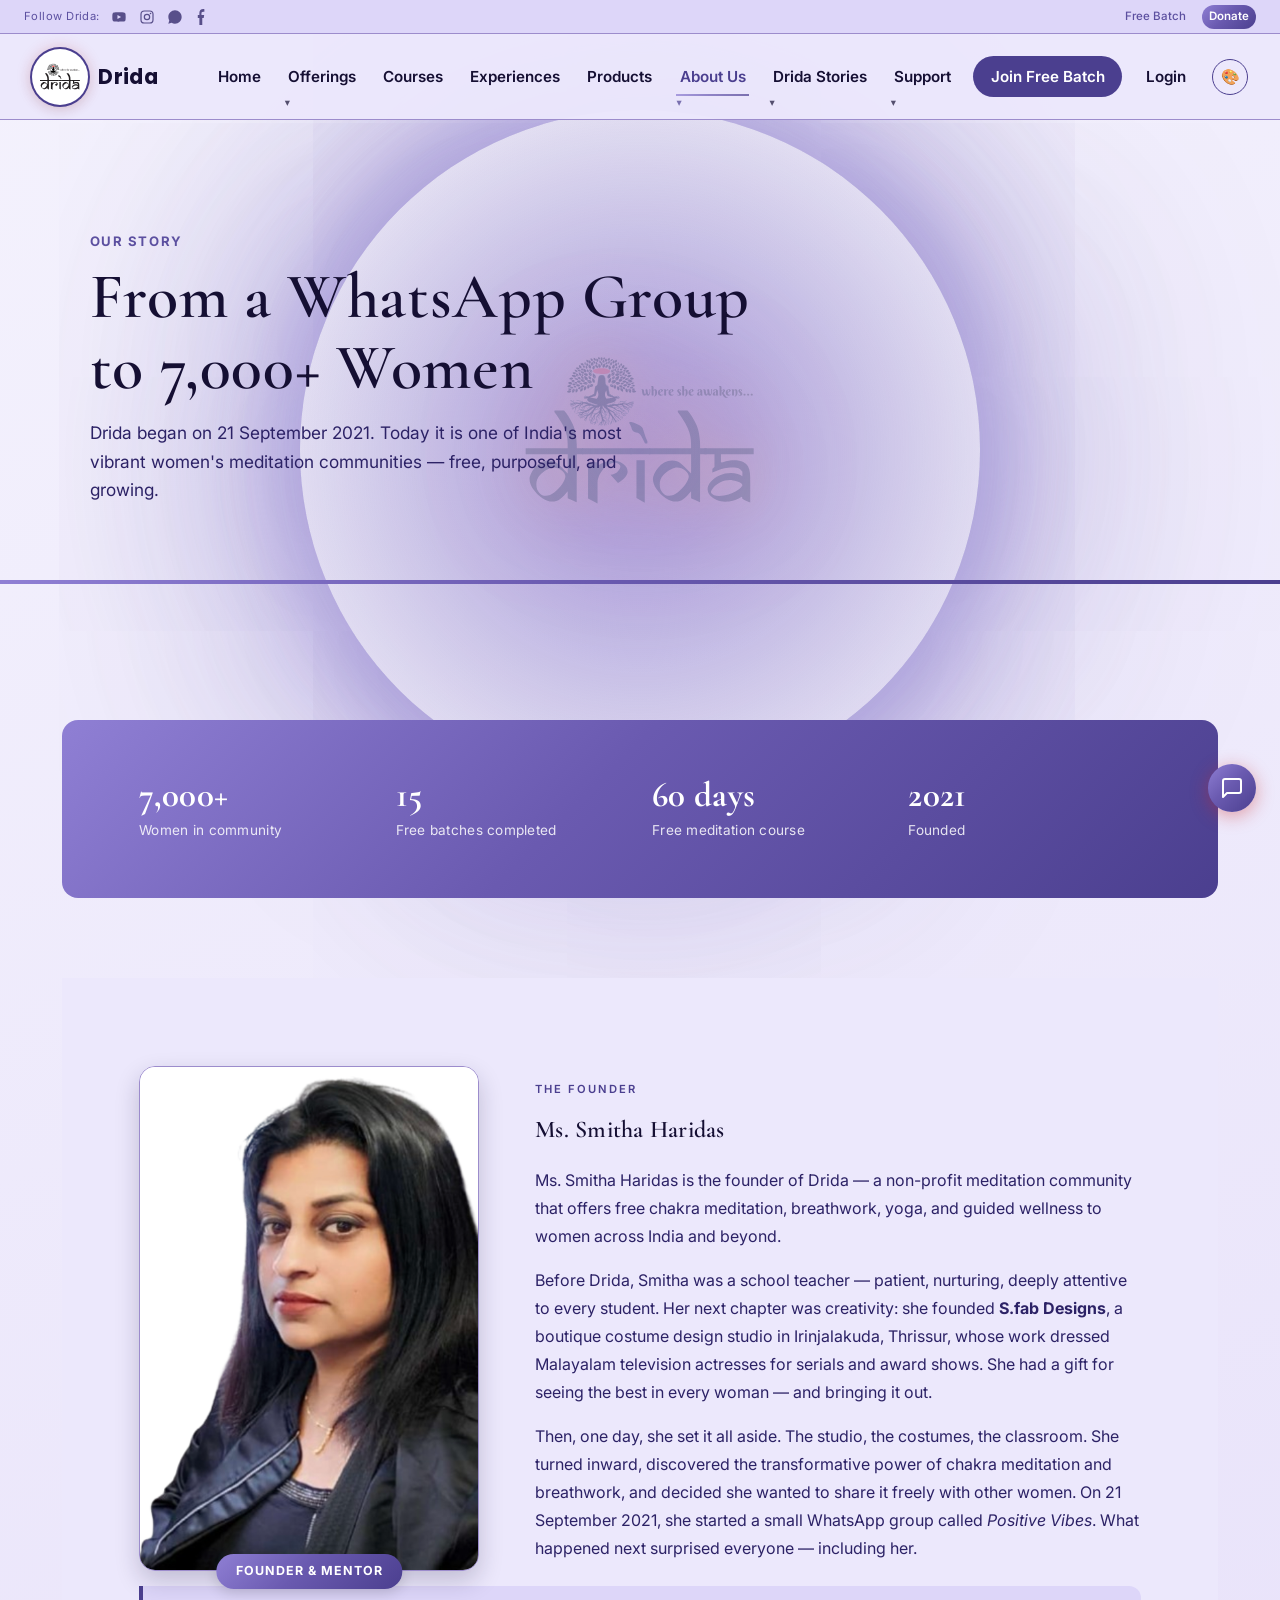
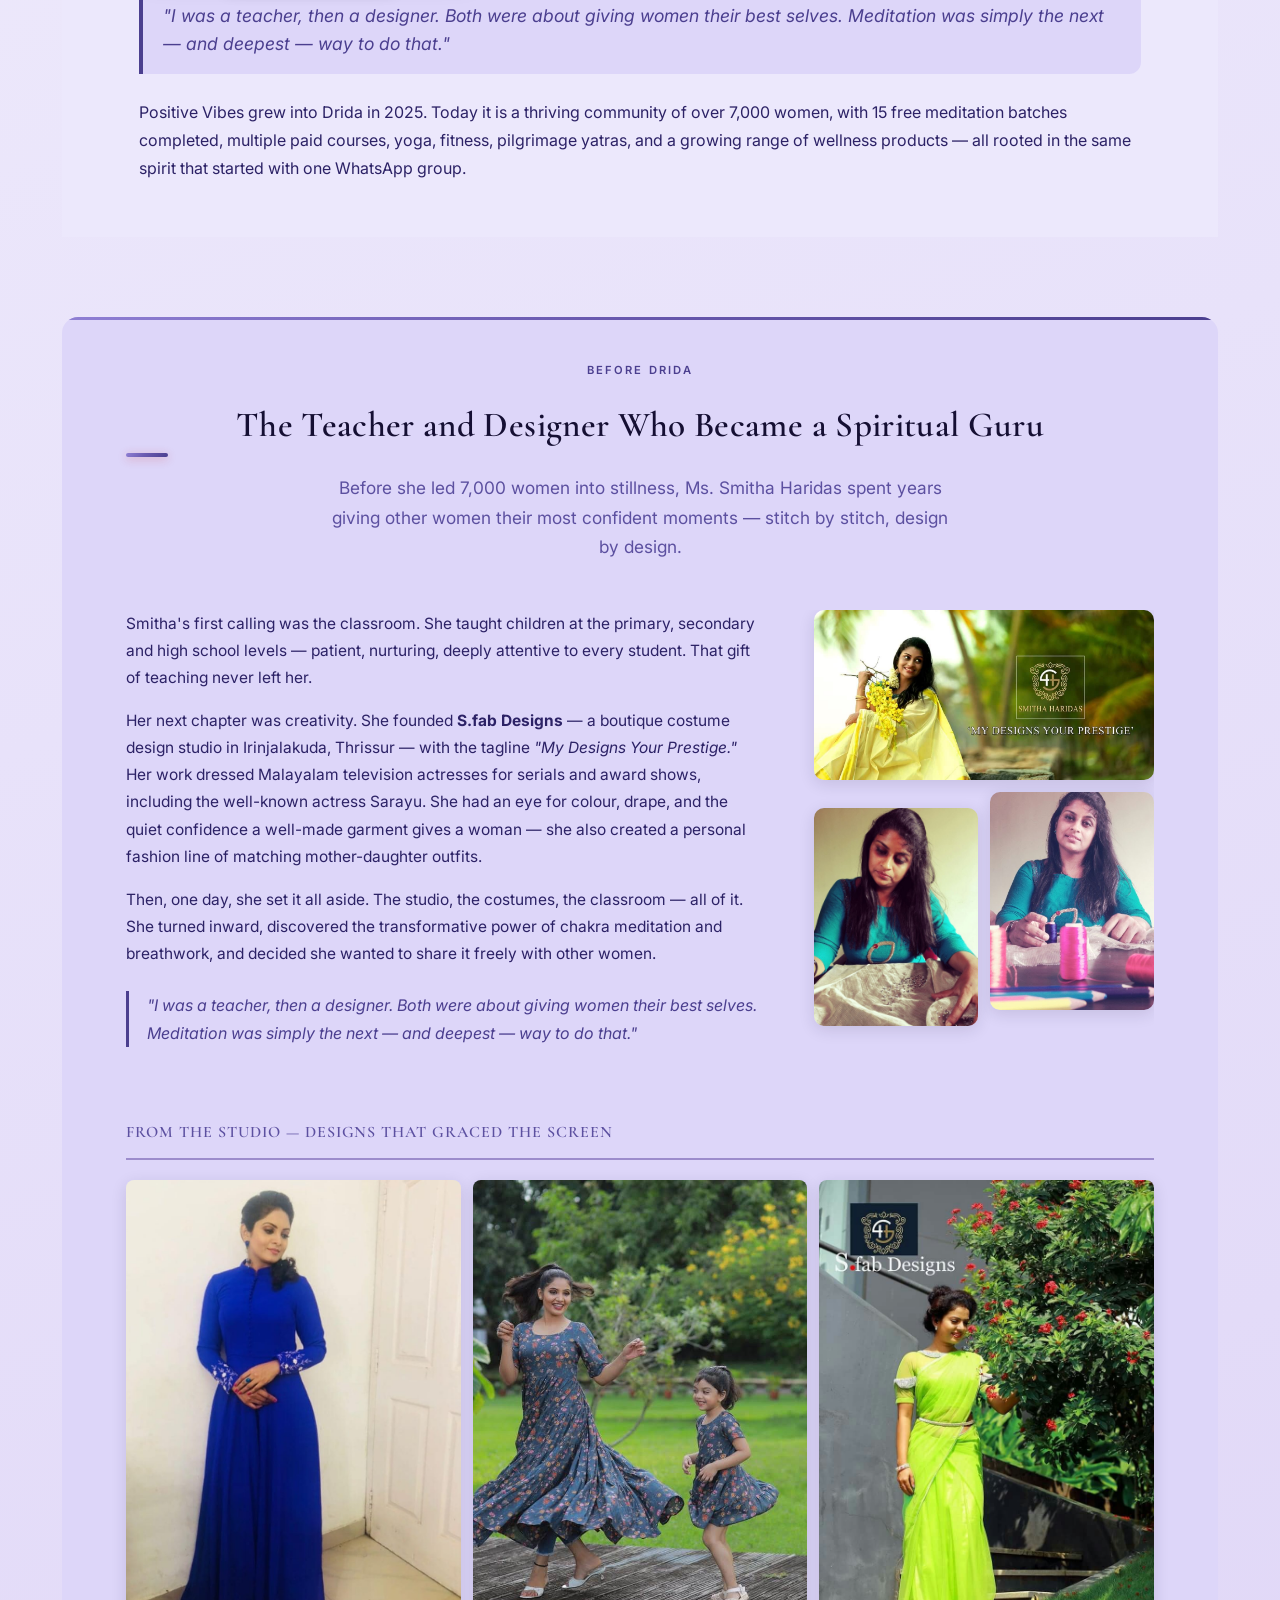
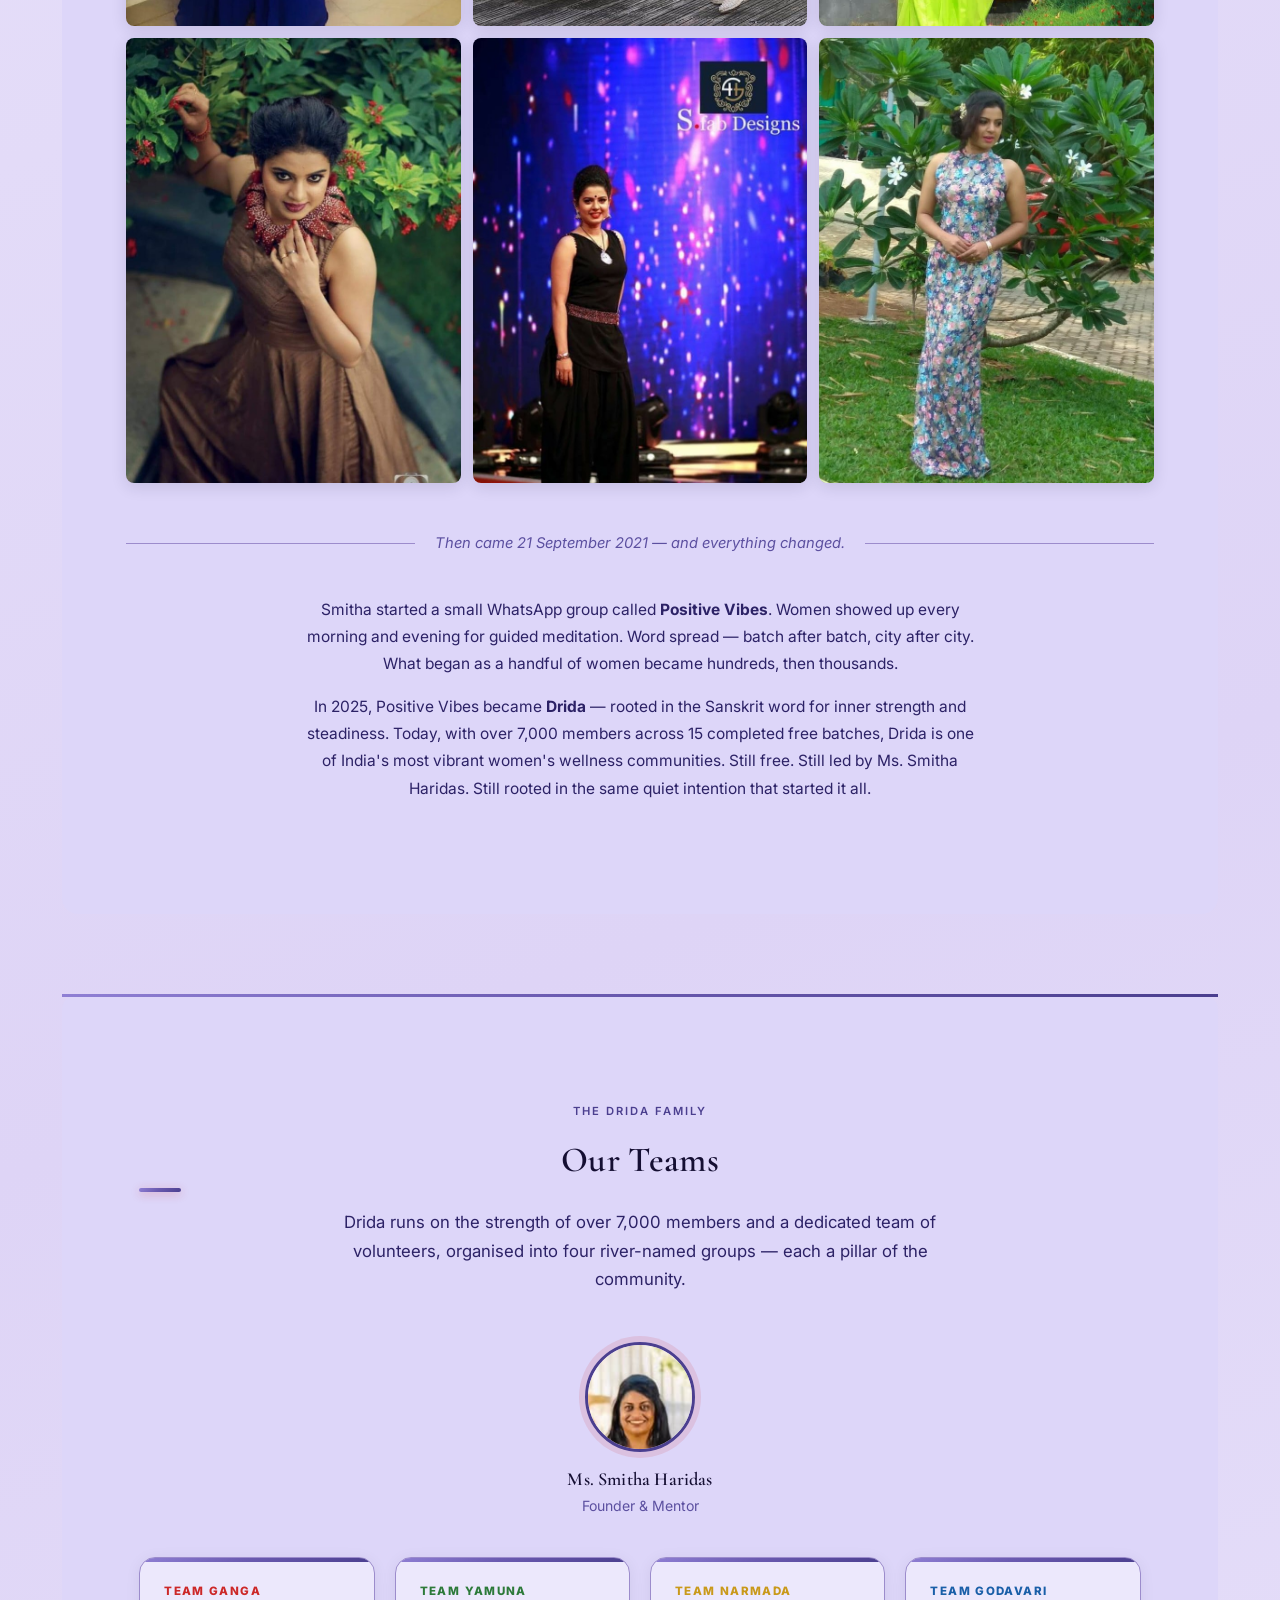
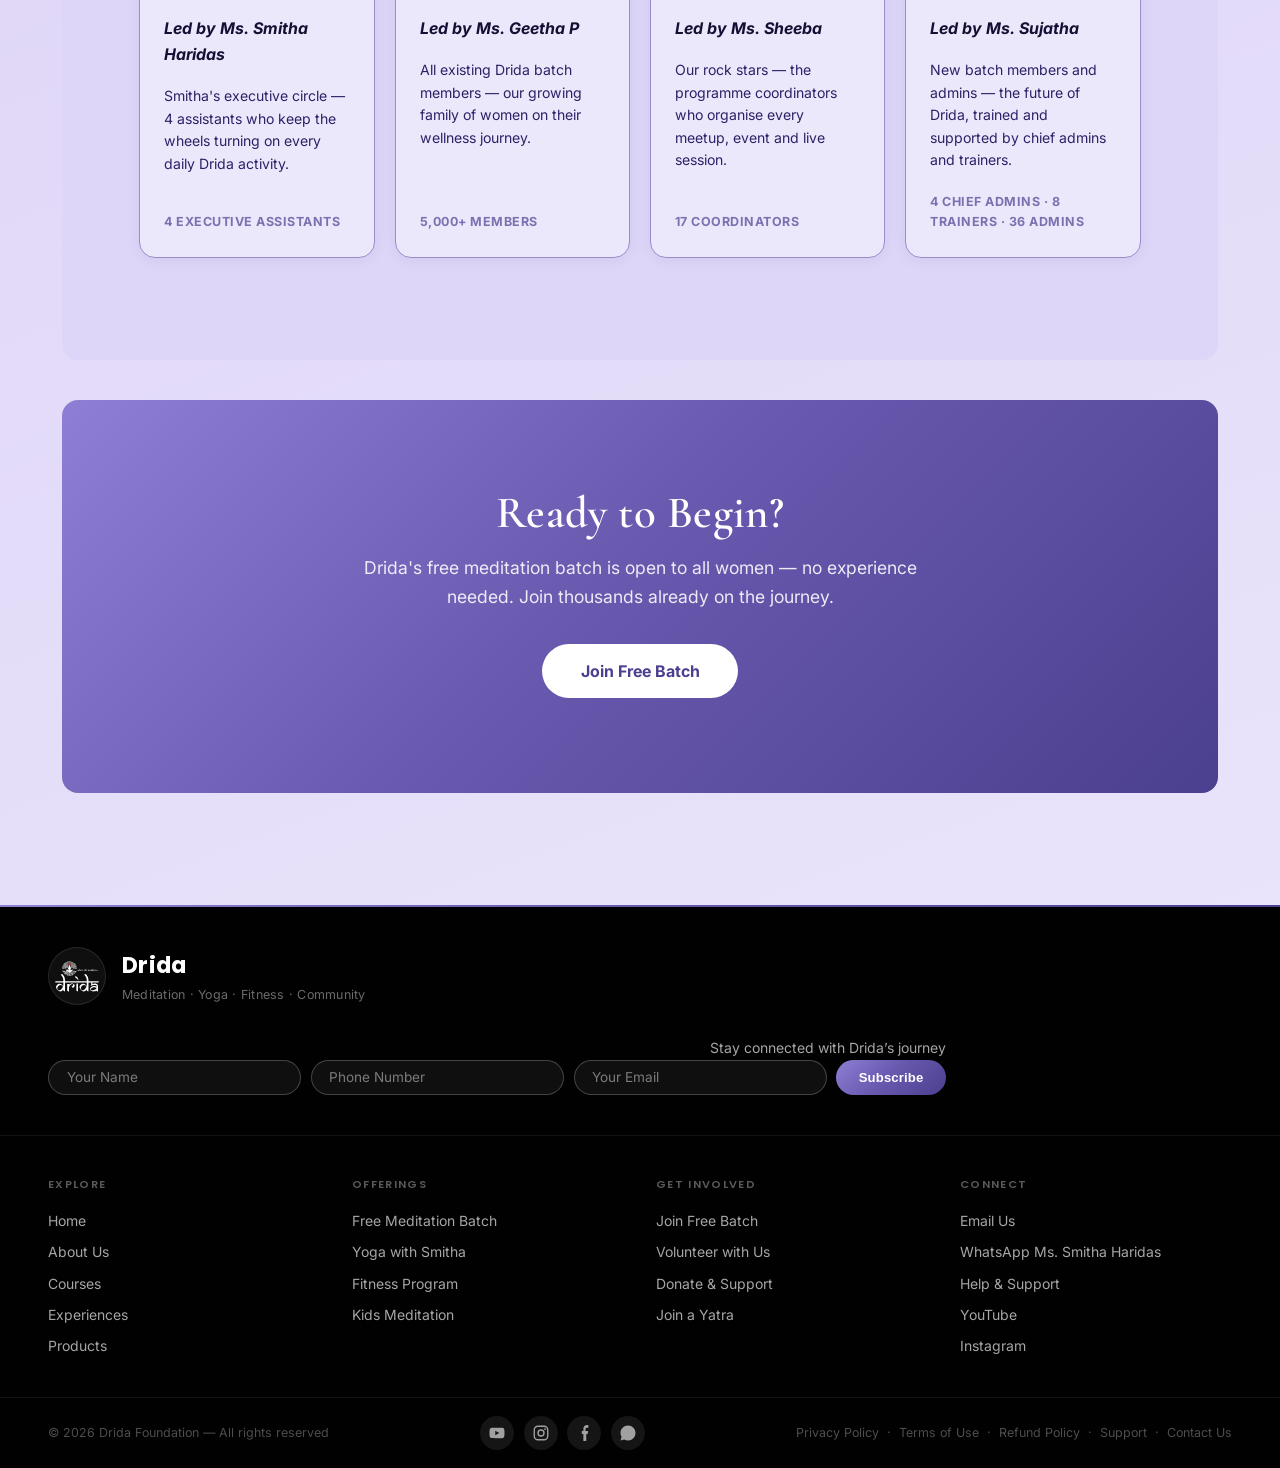
<file: about.html>
<!DOCTYPE html>
<html lang="en">
<head>
  <meta charset="UTF-8">
  <meta name="viewport" content="width=device-width, initial-scale=1.0">
  <title>About Us — Drida</title>
  <meta name="description" content="Meet Ms. Smitha Haridas — teacher, costume designer, and founder of Drida. Discover the story behind India's fastest-growing women's meditation community.">
  <meta property="og:type" content="website">
  <meta property="og:site_name" content="Drida">
  <meta property="og:title" content="About Us — Drida">
  <meta property="og:description" content="Meet Ms. Smitha Haridas — teacher, costume designer, and founder of Drida. Discover the story behind India's fastest-growing women's meditation community.">
  <meta property="og:image" content="https://drida.org/drida_logo.png">
  <meta property="og:url" content="https://drida.org/about.html">
  <meta name="twitter:card" content="summary">
  <meta name="twitter:title" content="About Us — Drida">
  <meta name="twitter:description" content="Meet Ms. Smitha Haridas — teacher, costume designer, and founder of Drida.">
  <meta name="twitter:image" content="https://drida.org/drida_logo.png">
  <script>!function(){var m=localStorage.getItem("drida-theme-mode");var mode=(m==="light"||m==="dark")?m:(window.matchMedia&&matchMedia('(prefers-color-scheme: dark)').matches?"dark":"light");document.documentElement.setAttribute("data-theme", mode==="dark"?"indigo-dark":"indigo")}()</script>
  <link rel="stylesheet" href="style.css?v=63">
  <style>
    /* ── About page layout ── */
    /* Solid backdrop so the fixed watermark logo (position:fixed, always
       visible as the page scrolls) doesn't wash out body text that isn't
       already inside an opaque card. */
    .about-section { padding: clamp(3.5rem,7vw,5.5rem) clamp(1.5rem,6vw,5rem); background: var(--paper); position: relative; z-index: 1; }
    .about-section + .about-section { padding-top: 0; }

    /* Stats band — was completely unstyled (default browser h3/p), which
       is why the numbers looked plain/oversized against the gradient. */
    .stats-band {
      display: grid;
      grid-template-columns: repeat(4, 1fr);
      gap: 1.5rem;
      /* Left-aligned (was centered) to match the hero heading above it —
         centering each stat inside its own column made the whole band
         read as offset from the heading's left edge. */
      text-align: left;
      padding: clamp(2.5rem,5vw,3.5rem) clamp(1.5rem,6vw,5rem);
      background: var(--grad);
      border-radius: 16px;
      position: relative;
      z-index: 1;
      /* Breathing room above too — this sits directly under the hero with
         zero gap otherwise, so the two looked fused together. */
      margin-top: clamp(2rem, 6vw, 4rem);
      margin-bottom: clamp(2rem, 6vw, 4rem);
    }
    .stats-band .stat-item h3 {
      font-size: clamp(1.6rem, 3vw, 2.2rem);
      color: #fff;
      margin: 0 0 0.3rem;
      font-weight: 700;
      line-height: 1.1;
    }
    .stats-band .stat-item p {
      font-size: 0.85rem;
      color: rgba(255,255,255,0.85);
      margin: 0;
      letter-spacing: 0.02em;
    }
    @media (max-width: 640px) {
      .stats-band { grid-template-columns: repeat(2, 1fr); gap: 1.75rem 1rem; }
    }

    /* Founder spotlight — photo floats left so the text wraps beside it
       while short, then continues at full width once past the photo's
       bottom edge, instead of leaving a blank column underneath it. */
    .founder-spotlight {
      padding: clamp(3.5rem,7vw,5.5rem) clamp(1.5rem,6vw,5rem) clamp(1.5rem,3vw,2.5rem);
      overflow: hidden; /* clearfix for the floated photo column */
    }
    .founder-photo-col {
      position: relative;
      float: left;
      width: 340px;
      margin: 0 3.5rem 1.5rem 0;
    }
    .founder-photo-col img {
      width: 100%;
      border-radius: 16px;
      object-fit: cover;
      object-position: center top;
      display: block;
      /* border + shadow — the photo's own background is near-white,
         which was blending straight into the page background on the
         left/top edges with nothing to mark where it actually starts. */
      border: 1px solid var(--line-soft);
      box-shadow: var(--shadow-hover);
    }
    .founder-photo-badge {
      position: absolute;
      bottom: -18px;
      left: 50%;
      transform: translateX(-50%);
      background: var(--grad);
      color: #fff;
      font-size: 0.78rem;
      font-weight: 700;
      letter-spacing: 0.08em;
      text-transform: uppercase;
      padding: 0.45rem 1.2rem;
      border-radius: 999px;
      white-space: nowrap;
      box-shadow: 0 4px 14px rgba(0,0,0,0.15);
    }
    .founder-text { padding-top: 0.5rem; }
    .founder-text .section-tag { margin-bottom: 0.75rem; display: inline-block; }
    .founder-text h2 { margin-bottom: 1rem; }
    .founder-text p { color: var(--ink-2); margin-bottom: 1rem; line-height: 1.75; }
    .founder-quote {
      font-style: italic;
      font-size: 1.1rem;
      color: var(--accent);
      background: var(--paper-alt);
      border-left: 4px solid var(--accent);
      border-radius: 0 12px 12px 0;
      padding: 1rem 1.25rem;
      margin: 1.5rem 0;
      line-height: 1.6;
    }

    /* Journey / before drida — reuse existing smitha-journey CSS from style.css */

    /* Mission pillars */
    .mission-grid {
      display: grid;
      grid-template-columns: repeat(3, 1fr);
      gap: 1.5rem;
      margin-top: 2rem;
    }
    .mission-card {
      background: var(--paper-alt);
      border: 1px solid var(--line-soft);
      border-top: 3px solid var(--accent);
      border-radius: 16px;
      padding: 1.75rem 1.5rem;
      text-align: center;
      transition: transform 0.22s ease, box-shadow 0.22s ease, background 0.22s ease;
    }
    .mission-card:hover {
      transform: translateY(-4px);
      box-shadow: var(--shadow-hover);
      background: var(--paper);
    }
    .mission-card h3 { font-size: 1rem; font-weight: 700; margin-bottom: 0.5rem; }
    .mission-card p { font-size: 0.9rem; color: var(--ink-2); margin: 0; line-height: 1.6; }

    /* Team section — uses the shared .team-section rule from style.css
       (padding, background, divider bar) so it matches every other page
       that uses this class; no local override needed. */

    .founder-card {
      display: flex;
      align-items: center;
      gap: 1.5rem;
      background: var(--paper);
      border: 1px solid var(--line-soft);
      border-left: 4px solid var(--accent);
      border-radius: 16px;
      padding: 1.5rem 2rem;
      margin-bottom: 2rem;
      max-width: 640px;
      margin-left: auto;
      margin-right: auto;
    }
    .founder-card-avatar {
      width: 72px; height: 72px;
      border-radius: 50%;
      background: var(--grad);
      display: flex; align-items: center; justify-content: center;
      flex-shrink: 0;
      font-size: 1.8rem;
    }
    .founder-card-info h3 { margin: 0 0 0.2rem; font-size: 1.05rem; }
    .founder-card-info .role { font-size: 0.82rem; color: var(--accent); font-weight: 700; text-transform: uppercase; letter-spacing: 0.06em; }
    .founder-card-info p { font-size: 0.88rem; color: var(--ink-2); margin: 0.4rem 0 0; }

    .river-grid {
      display: grid;
      grid-template-columns: repeat(2, 1fr);
      gap: 1.25rem;
    }
    .river-card {
      background: var(--paper);
      border: 1px solid var(--line-soft);
      border-radius: 16px;
      padding: 1.5rem;
      position: relative;
      overflow: hidden;
    }
    .river-card::before {
      content: '';
      position: absolute;
      top: 0; left: 0; right: 0;
      height: 4px;
      background: var(--grad);
    }
    .river-name {
      display: block;
      font-size: 0.72rem;
      font-weight: 800;
      text-transform: uppercase;
      letter-spacing: 0.12em;
      color: var(--muted);
      margin-bottom: 0.35rem;
    }
    .river-lead {
      display: block;
      font-size: 1rem;
      font-weight: 700;
      color: var(--ink);
      margin-bottom: 0.6rem;
    }
    .river-card p { font-size: 0.88rem; color: var(--ink-2); margin: 0 0 0.75rem; line-height: 1.6; }
    .river-count {
      font-size: 0.78rem;
      font-weight: 700;
      color: var(--accent);
      letter-spacing: 0.04em;
    }


    @media (max-width: 900px) {
      .founder-photo-col { float: none; width: 100%; margin: 0 0 1.5rem; }
      .founder-photo-col img { max-height: 320px; }
      .mission-grid { grid-template-columns: 1fr 1fr; }
      .river-grid { grid-template-columns: 1fr; }
      .stats-band { grid-template-columns: repeat(2, 1fr); }
    }
    @media (max-width: 560px) {
      .mission-grid { grid-template-columns: 1fr; }
      .stats-band { grid-template-columns: repeat(2, 1fr); }
    }

    /* Force core content sections always visible — page script auto-adds a
       scroll-triggered "reveal" class to every <section> under <main>, which
       was leaving these blank until scrolled into view (the "gap" bug). */
    .founder-spotlight,
    .smitha-journey-section,
    .about-section,
    .team-section {
      opacity: 1 !important;
      transform: none !important;
    }
    /* .section-tag itself has its own separate reveal-on-scroll rule
       (site-wide, in style.css) that only ever gets undone by a `section`
       tag ancestor gaining .revealed — founder-spotlight is a <div>, not a
       <section>, so its "THE FOUNDER" label was permanently stuck at
       opacity:0, leaving a blank gap above the heading. Force it visible. */
    .founder-spotlight .section-tag {
      opacity: 1 !important;
      transform: none !important;
    }
    /* Solid backdrop — founder-spotlight sits outside .about-section, so
       the fixed watermark logo behind it was washing out this text too. */
    .founder-spotlight {
      background: var(--paper);
      position: relative;
      z-index: 1;
    }
    /* Breathing room between opaque blocks — plain transparent margin so
       the fixed Drida watermark can show through naturally, same as
       everywhere else on the site. No decoration added here. */
    .stats-band { margin-bottom: clamp(2.5rem, 7vw, 5rem); }
    .founder-spotlight { margin-bottom: clamp(2.5rem, 7vw, 5rem); }
    .smitha-journey-section { margin-bottom: clamp(2.5rem, 7vw, 5rem); }
  </style>
</head>
<body>  <header>
    <div class="logo-float-bubble" aria-hidden="true">
    <img src="drida_logo.svg" alt="">
  </div>
    <div class="topstrip">
      <span class="topstrip-label">Follow Drida:</span>
      <a href="https://youtube.com/@drida_life" target="_blank" rel="noopener noreferrer" class="topstrip-icon" aria-label="YouTube">
        <svg viewBox="0 0 24 24" width="16" height="16" fill="currentColor"><path d="M21.8 8s-.2-1.4-.8-2c-.8-.8-1.6-.8-2-.9C16.5 5 12 5 12 5s-4.5 0-7 .1c-.4.1-1.2.1-2 .9-.6.6-.8 2-.8 2S2 9.6 2 11.2v1.5c0 1.6.2 3.2.2 3.2s.2 1.4.8 2c.8.8 1.8.8 2.3.9C6.9 19 12 19 12 19s4.5 0 7-.1c.4-.1 1.2-.1 2-.9.6-.6.8-2 .8-2S22 14.4 22 12.8v-1.5C22 9.6 21.8 8 21.8 8zM9.7 15V9l5.4 3-5.4 3z"/></svg>
      </a>
      <a href="https://www.instagram.com/d_r_i_d_a_/" target="_blank" rel="noopener noreferrer" class="topstrip-icon" aria-label="Instagram">
        <svg viewBox="0 0 24 24" width="16" height="16" fill="none" stroke="currentColor" stroke-width="1.8"><rect x="3" y="3" width="18" height="18" rx="5"/><circle cx="12" cy="12" r="4"/><circle cx="17.3" cy="6.7" r="1.2" fill="currentColor" stroke="none"/></svg>
      </a>
      <a href="https://wa.me/918075471581" target="_blank" rel="noopener noreferrer" class="topstrip-icon" aria-label="WhatsApp">
        <svg viewBox="0 0 24 24" width="16" height="16" fill="currentColor"><path d="M17.5 14.4c-.3-.1-1.7-.8-1.9-.9-.2-.1-.4-.1-.6.1-.2.2-.7.9-.8 1-.2.2-.3.2-.6.1-.3-.1-1.2-.5-2.4-1.4-.9-.8-1.5-1.7-1.6-2-.2-.3 0-.5.1-.6.1-.1.3-.3.4-.5.1-.2.2-.3.3-.5 0-.2 0-.4-.1-.5-.1-.2-.6-1.4-.8-1.9-.2-.5-.4-.4-.6-.4h-.5c-.2 0-.5.1-.7.3-.2.2-.9.9-.9 2.2 0 1.3 1 2.6 1.1 2.8.1.2 1.9 2.9 4.6 4.1.6.3 1.1.4 1.5.5.6.2 1.2.2 1.6.1.5-.1 1.7-.7 1.9-1.3.2-.7.2-1.2.2-1.3 0-.1-.2-.2-.5-.3zM12 2C6.5 2 2 6.5 2 12c0 1.9.5 3.7 1.4 5.3L2 22l4.9-1.3A10 10 0 0 0 12 22c5.5 0 10-4.5 10-10S17.5 2 12 2z"/></svg>
      </a>
      <a href="https://www.facebook.com/profile.php?id=61579257953722" target="_blank" rel="noopener noreferrer" class="topstrip-icon" aria-label="Facebook">
        <svg viewBox="0 0 320 512" width="10" height="16" fill="currentColor"><path d="M279.14 288l14.22-92.66h-86.36v-59.5c0-25.35 12.42-50.06 52.24-50.06h40.42V6.26S293.5 0 261.16 0c-73.22 0-121.08 44.38-121.08 124.72v70.62H89.69V288h50.39v224h92.61V288z"/></svg>
      </a>
      <span class="topstrip-sep"></span>
      <a href="courses.html#course-batch16" class="topstrip-link">Free Batch</a>
      <a href="mailto:drida4u@gmail.com?subject=I'd like to support Drida" class="topstrip-link topstrip-donate">Donate</a>
    </div>

    <div class="topbar">
      <div class="brand">
        <span class="logo-badge"><img src="drida_logo.svg" alt="Drida logo" class="logo"></span>
        <span class="brand-name">Drida</span>
      </div>
      <nav>
        <a href="index.html">Home</a>
        <div class="nav-dropdown">
          <a href="offerings.html" class="nav-parent">Offerings</a>
          <div class="nav-submenu">
            <a href="offerings.html#meditation">Meditation</a>
            <a href="offerings.html#yoga">Yoga</a>
            <a href="offerings.html#fitness">Fitness</a>
            <a href="offerings.html#diet">Diet &amp; Nutrition</a>
          </div>
        </div>
        <a href="courses.html">Courses</a>
        <a href="trips.html">Experiences</a>
        <a href="products.html">Products</a>
        <div class="nav-dropdown active">
          <a href="about.html" class="nav-parent active">About Us</a>
          <div class="nav-submenu">
            <a href="about.html" class="active">Drida Family</a>
            <a href="about.html#team">Our Teams</a>
          </div>
        </div>
        <div class="nav-dropdown">
          <a href="stories.html" class="nav-parent">Drida Stories</a>
          <div class="nav-submenu">
            <a href="stories.html">Member Stories</a>
            <a href="stories.html#recordings">Meetup Recordings</a>
          </div>
        </div>
        <div class="nav-dropdown">
          <a href="support.html" class="nav-parent">Support</a>
          <div class="nav-submenu">
            <a href="support.html#contact">Contact Us</a>
            <a href="support.html#faq">FAQs</a>
            <a href="support.html#help">Help</a>
          </div>
        </div>
        <a class="nav-cta-pill" href="courses.html#course-batch16">Join Free Batch</a>
        <a href="/dashboard/">Login</a>
      </nav>
      <button id="theme-toggle" type="button" aria-label="Toggle theme"></button>
    </div>

    <div class="hero-page">
      <span class="hero-kicker">Our Story</span>
      <h1>From a WhatsApp Group<br>to 7,000+ Women</h1>
      <p>Drida began on 21 September 2021. Today it is one of India's most vibrant women's meditation communities — free, purposeful, and growing.</p>
    </div>
  </header>

  <main>

    <!-- Stats band -->
    <div class="stats-band">
      <div class="stat-item"><h3>7,000+</h3><p>Women in community</p></div>
      <div class="stat-item"><h3>15</h3><p>Free batches completed</p></div>
      <div class="stat-item"><h3>60 days</h3><p>Free meditation course</p></div>
      <div class="stat-item"><h3>2021</h3><p>Founded</p></div>
    </div>

    <!-- Founder spotlight -->
    <div class="founder-spotlight">
      <div class="founder-photo-col">
        <img src="images/founder-mission.png" alt="Ms. Smitha Haridas, Founder of Drida">
        <span class="founder-photo-badge">Founder &amp; Mentor</span>
      </div>
      <div class="founder-text">
        <span class="section-tag">The Founder</span>
        <h2>Ms. Smitha Haridas</h2>
        <p>Ms. Smitha Haridas is the founder of Drida — a non-profit meditation community that offers free chakra meditation, breathwork, yoga, and guided wellness to women across India and beyond.</p>
        <p>Before Drida, Smitha was a school teacher — patient, nurturing, deeply attentive to every student. Her next chapter was creativity: she founded <strong>S.fab Designs</strong>, a boutique costume design studio in Irinjalakuda, Thrissur, whose work dressed Malayalam television actresses for serials and award shows. She had a gift for seeing the best in every woman — and bringing it out.</p>
        <p>Then, one day, she set it all aside. The studio, the costumes, the classroom. She turned inward, discovered the transformative power of chakra meditation and breathwork, and decided she wanted to share it freely with other women. On 21 September 2021, she started a small WhatsApp group called <em>Positive Vibes</em>. What happened next surprised everyone — including her.</p>
        <blockquote class="founder-quote">"I was a teacher, then a designer. Both were about giving women their best selves. Meditation was simply the next — and deepest — way to do that."</blockquote>
        <p>Positive Vibes grew into Drida in 2025. Today it is a thriving community of over 7,000 women, with 15 free meditation batches completed, multiple paid courses, yoga, fitness, pilgrimage yatras, and a growing range of wellness products — all rooted in the same spirit that started with one WhatsApp group.</p>
      </div>
    </div>

    <!-- Before Drida: costume design story -->
    <section class="smitha-journey-section">
      <div class="smitha-journey-inner">
        <div class="smitha-journey-header">
          <span class="section-tag">Before Drida</span>
          <h2>The Teacher and Designer Who Became a Spiritual Guru</h2>
          <p class="smitha-journey-lead">Before she led 7,000 women into stillness, Ms. Smitha Haridas spent years giving other women their most confident moments — stitch by stitch, design by design.</p>
        </div>

        <div class="smitha-story-row">
          <div class="smitha-photo-panel">
            <img src="images/smitha-designer-banner.jpeg" alt="S.fab Designs — My Designs Your Prestige" class="smitha-banner-img" loading="lazy">
            <div class="smitha-atwork-photos">
              <img src="images/smitha-designer-atwork1.jpeg" alt="Ms. Smitha Haridas doing hand embroidery" loading="lazy">
              <img src="images/smitha-designer-atwork2.jpeg" alt="Ms. Smitha Haridas at her design studio" loading="lazy">
            </div>
          </div>
          <div class="smitha-story-text">
            <p>Smitha's first calling was the classroom. She taught children at the primary, secondary and high school levels — patient, nurturing, deeply attentive to every student. That gift of teaching never left her.</p>
            <p>Her next chapter was creativity. She founded <strong>S.fab Designs</strong> — a boutique costume design studio in Irinjalakuda, Thrissur — with the tagline <em>"My Designs Your Prestige."</em> Her work dressed Malayalam television actresses for serials and award shows, including the well-known actress Sarayu. She had an eye for colour, drape, and the quiet confidence a well-made garment gives a woman — she also created a personal fashion line of matching mother-daughter outfits.</p>
            <p>Then, one day, she set it all aside. The studio, the costumes, the classroom — all of it. She turned inward, discovered the transformative power of chakra meditation and breathwork, and decided she wanted to share it freely with other women.</p>
            <p class="smitha-journey-quote">"I was a teacher, then a designer. Both were about giving women their best selves. Meditation was simply the next — and deepest — way to do that."</p>
          </div>
        </div>

        <div class="smitha-gallery-header">
          <h3>From the Studio — Designs That Graced the Screen</h3>
        </div>
        <div class="smitha-gallery">
          <div class="smitha-gallery-item">
            <img src="images/smitha-designer-actress3.jpeg" alt="Malayalam TV actress in blue gown by S.fab Designs" loading="lazy">
            <span class="smitha-gallery-caption">TV actress — S.fab Designs</span>
          </div>
          <div class="smitha-gallery-item">
            <img src="images/smitha-designer-mother-daughter.jpeg" alt="Mother and daughter in matching designs" loading="lazy">
            <span class="smitha-gallery-caption">Mother &amp; daughter collection</span>
          </div>
          <div class="smitha-gallery-item">
            <img src="images/smitha-designer-green-saree.jpeg" alt="Model in lime green saree by S.fab Designs" loading="lazy">
            <span class="smitha-gallery-caption">Lime saree — S.fab Designs</span>
          </div>
          <div class="smitha-gallery-item">
            <img src="images/smitha-designer-rust-necklace.jpeg" alt="Model in rust dress with statement necklace" loading="lazy">
            <span class="smitha-gallery-caption">Rust gown, statement necklace</span>
          </div>
          <div class="smitha-gallery-item">
            <img src="images/smitha-designer-stage-black.jpeg" alt="Ms. Smitha Haridas on stage in black S.fab Designs outfit" loading="lazy">
            <span class="smitha-gallery-caption">On stage — S.fab Designs</span>
          </div>
          <div class="smitha-gallery-item">
            <img src="images/smitha-designer-floral.jpeg" alt="Model in floral gown by S.fab Designs" loading="lazy">
            <span class="smitha-gallery-caption">Floral gown — S.fab Designs</span>
          </div>
        </div>

        <div class="smitha-journey-transition">
          <div class="smitha-transition-line"></div>
          <p>Then came 21 September 2021 — and everything changed.</p>
          <div class="smitha-transition-line"></div>
        </div>
        <div class="smitha-drida-birth">
          <p>Smitha started a small WhatsApp group called <strong>Positive Vibes</strong>. Women showed up every morning and evening for guided meditation. Word spread — batch after batch, city after city. What began as a handful of women became hundreds, then thousands.</p>
          <p>In 2025, Positive Vibes became <strong>Drida</strong> — rooted in the Sanskrit word for inner strength and steadiness. Today, with over 7,000 members across 15 completed free batches, Drida is one of India's most vibrant women's wellness communities. Still free. Still led by Ms. Smitha Haridas. Still rooted in the same quiet intention that started it all.</p>
        </div>
      </div>
    </section>

    <!-- ═══ OUR TEAM — 4 river teams (moved here from meetups.html so
         "Drida Family" and "Our Teams" are one scrolling page) ═══ -->
    <section id="team" class="team-section" style="margin-top:clamp(2.5rem, 7vw, 5rem);">
      <span class="section-tag">The Drida Family</span>
      <h2>Our Teams</h2>
      <p class="team-intro">Drida runs on the strength of over 7,000 members and a dedicated team of volunteers, organised into four river-named groups — each a pillar of the community.</p>

      <div class="founder-row">
        <div class="founder-bubble">
          <div class="founder-avatar">
            <img src="images/founder-smitha.png" alt="Ms. Smitha Haridas — Founder">
          </div>
          <div class="founder-info">
            <h3>Ms. Smitha Haridas</h3>
            <p>Founder &amp; Mentor</p>
          </div>
        </div>
      </div>

      <div class="team-river-grid">
        <div class="river-card river-ganga">
          <span class="river-name">Team Ganga</span>
          <span class="river-lead">Led by Ms. Smitha Haridas</span>
          <p>Smitha's executive circle — 4 assistants who keep the wheels turning on every daily Drida activity.</p>
          <span class="river-count">4 Executive Assistants</span>
        </div>
        <div class="river-card river-yamuna">
          <span class="river-name">Team Yamuna</span>
          <span class="river-lead">Led by Ms. Geetha P</span>
          <p>All existing Drida batch members — our growing family of women on their wellness journey.</p>
          <span class="river-count">5,000+ Members</span>
        </div>
        <div class="river-card river-narmada">
          <span class="river-name">Team Narmada</span>
          <span class="river-lead">Led by Ms. Sheeba</span>
          <p>Our rock stars — the programme coordinators who organise every meetup, event and live session.</p>
          <span class="river-count">17 Coordinators</span>
        </div>
        <div class="river-card river-godavari">
          <span class="river-name">Team Godavari</span>
          <span class="river-lead">Led by Ms. Sujatha</span>
          <p>New batch members and admins — the future of Drida, trained and supported by chief admins and trainers.</p>
          <span class="river-count">4 Chief Admins · 8 Trainers · 36 Admins</span>
        </div>
      </div>
    </section>

    <!-- CTA -->
    <section class="band-cta-clean">
      <h2>Ready to Begin?</h2>
      <p>Drida's free meditation batch is open to all women — no experience needed. Join thousands already on the journey.</p>
      <a class="btn-white-pill" href="courses.html#course-batch16">Join Free Batch</a>
    </section>

  </main>

  <footer class="site-footer">
    <div class="footer-top">
      <div class="footer-brand">
        <span class="footer-logo-wrap"><img src="drida_logo_white.svg" alt="Drida" width="50" height="50"></span>
        <div>
          <span class="footer-brand-name">Drida</span>
          <p class="footer-tagline">Meditation &middot; Yoga &middot; Fitness &middot; Community</p>
        </div>
      </div>
      <form class="footer-newsletter-form" id="newsletter-form">
        <p>Stay connected with Drida&rsquo;s journey</p>
        <div class="footer-newsletter-fields">
          <input type="text" name="name" placeholder="Your Name" required>
          <input type="tel" name="phone" placeholder="Phone Number" required pattern="[0-9+\-\s]{7,15}">
          <input type="email" name="email" placeholder="Your Email" required>
          <button type="submit" class="footer-subscribe-btn">Subscribe</button>
        </div>
      </form>
    </div>
    <div class="footer-cols">
      <div class="footer-col">
        <h4>Explore</h4>
        <ul>
          <li><a href="index.html">Home</a></li>
          <li><a href="about.html">About Us</a></li>
          <li><a href="courses.html">Courses</a></li>
          <li><a href="trips.html">Experiences</a></li>
          <li><a href="products.html">Products</a></li>
        </ul>
      </div>
      <div class="footer-col">
        <h4>Offerings</h4>
        <ul>
          <li><a href="courses.html#course-batch16">Free Meditation Batch</a></li>
          <li><a href="courses.html#course-yoga-with-smitha">Yoga with Smitha</a></li>
          <li><a href="courses.html#course-fitness">Fitness Program</a></li>
          <li><a href="courses.html#course-kids-meditation">Kids Meditation</a></li>
        </ul>
      </div>
      <div class="footer-col">
        <h4>Get Involved</h4>
        <ul>
          <li><a href="courses.html#course-batch16">Join Free Batch</a></li>
          <li><a href="mailto:drida4u@gmail.com?subject=I'd like to volunteer with Drida">Volunteer with Us</a></li>
          <li><a href="mailto:drida4u@gmail.com?subject=I'd like to support Drida">Donate &amp; Support</a></li>
          <li><a href="trips.html">Join a Yatra</a></li>
        </ul>
      </div>
      <div class="footer-col">
        <h4>Connect</h4>
        <ul>
          <li><a href="mailto:drida4u@gmail.com">Email Us</a></li>
          <li><a href="https://wa.me/918075471581" target="_blank" rel="noopener noreferrer">WhatsApp Ms. Smitha Haridas</a></li>
          <li><a href="support.html">Help &amp; Support</a></li>
          <li><a href="https://youtube.com/@drida_life" target="_blank" rel="noopener noreferrer">YouTube</a></li>
          <li><a href="https://www.instagram.com/d_r_i_d_a_/" target="_blank" rel="noopener noreferrer">Instagram</a></li>
        </ul>
      </div>
    </div>
    <div class="footer-bottom">
      <p class="footer-copy">&copy; <span id="year"></span> Drida Foundation &mdash; All rights reserved</p>
      <div class="footer-social">
        <a href="https://youtube.com/@drida_life" target="_blank" rel="noopener noreferrer" aria-label="YouTube">
          <svg viewBox="0 0 24 24" width="18" height="18" fill="currentColor" aria-hidden="true"><path d="M21.8 8s-.2-1.4-.8-2c-.8-.8-1.6-.8-2-.9C16.5 5 12 5 12 5s-4.5 0-7 .1c-.4.1-1.2.1-2 .9-.6.6-.8 2-.8 2S2 9.6 2 11.2v1.5c0 1.6.2 3.2.2 3.2s.2 1.4.8 2c.8.8 1.8.8 2.3.9C6.9 19 12 19 12 19s4.5 0 7-.1c.4-.1 1.2-.1 2-.9.6-.6.8-2 .8-2S22 14.4 22 12.8v-1.5C22 9.6 21.8 8 21.8 8zM9.7 15V9l5.4 3-5.4 3z"/></svg>
        </a>
        <a href="https://www.instagram.com/d_r_i_d_a_/" target="_blank" rel="noopener noreferrer" aria-label="Instagram">
          <svg viewBox="0 0 24 24" width="18" height="18" fill="none" stroke="currentColor" stroke-width="1.8" aria-hidden="true"><rect x="3" y="3" width="18" height="18" rx="5"/><circle cx="12" cy="12" r="4"/><circle cx="17.3" cy="6.7" r="1.2" fill="currentColor" stroke="none"/></svg>
        </a>
        <a href="https://www.facebook.com/profile.php?id=61579257953722" target="_blank" rel="noopener noreferrer" aria-label="Facebook">
          <svg viewBox="0 0 320 512" width="10" height="18" fill="currentColor" aria-hidden="true"><path d="M279.14 288l14.22-92.66h-86.36v-59.5c0-25.35 12.42-50.06 52.24-50.06h40.42V6.26S293.5 0 261.16 0c-73.22 0-121.08 44.38-121.08 124.72v70.62H89.69V288h50.39v224h92.61V288z"/></svg>
        </a>
        <a href="https://wa.me/918075471581" target="_blank" rel="noopener noreferrer" aria-label="WhatsApp">
          <svg viewBox="0 0 24 24" width="18" height="18" fill="currentColor" aria-hidden="true"><path d="M17.5 14.4c-.3-.1-1.7-.8-1.9-.9-.2-.1-.4-.1-.6.1-.2.2-.7.9-.8 1-.2.2-.3.2-.6.1-.3-.1-1.2-.5-2.4-1.4-.9-.8-1.5-1.7-1.6-2-.2-.3 0-.5.1-.6.1-.1.3-.3.4-.5.1-.2.2-.3.3-.5 0-.2 0-.4-.1-.5-.1-.2-.6-1.4-.8-1.9-.2-.5-.4-.4-.6-.4h-.5c-.2 0-.5.1-.7.3-.2.2-.9.9-.9 2.2 0 1.3 1 2.6 1.1 2.8.1.2 1.9 2.9 4.6 4.1.6.3 1.1.4 1.5.5.6.2 1.2.2 1.6.1.5-.1 1.7-.7 1.9-1.3.2-.7.2-1.2.2-1.3 0-.1-.2-.2-.5-.3zM12 2C6.5 2 2 6.5 2 12c0 1.9.5 3.7 1.4 5.3L2 22l4.9-1.3A10 10 0 0 0 12 22c5.5 0 10-4.5 10-10S17.5 2 12 2z"/></svg>
        </a>
      </div>
      <p class="footer-legal">
        <a href="privacy-policy.html">Privacy Policy</a>
        &nbsp;&middot;&nbsp;
        <a href="privacy-policy.html#terms">Terms of Use</a>
        &nbsp;&middot;&nbsp;
        <a href="privacy-policy.html#refund">Refund Policy</a>
        &nbsp;&middot;&nbsp;
        <a href="support.html">Support</a>
        &nbsp;&middot;&nbsp;
        <a href="mailto:drida4u@gmail.com">Contact Us</a>
      </p>
    </div>
  </footer>

  <script src="script.js?v=13"></script>
  <script src="drida-effects.js?v=1"></script>
</body>
</html>
</file>
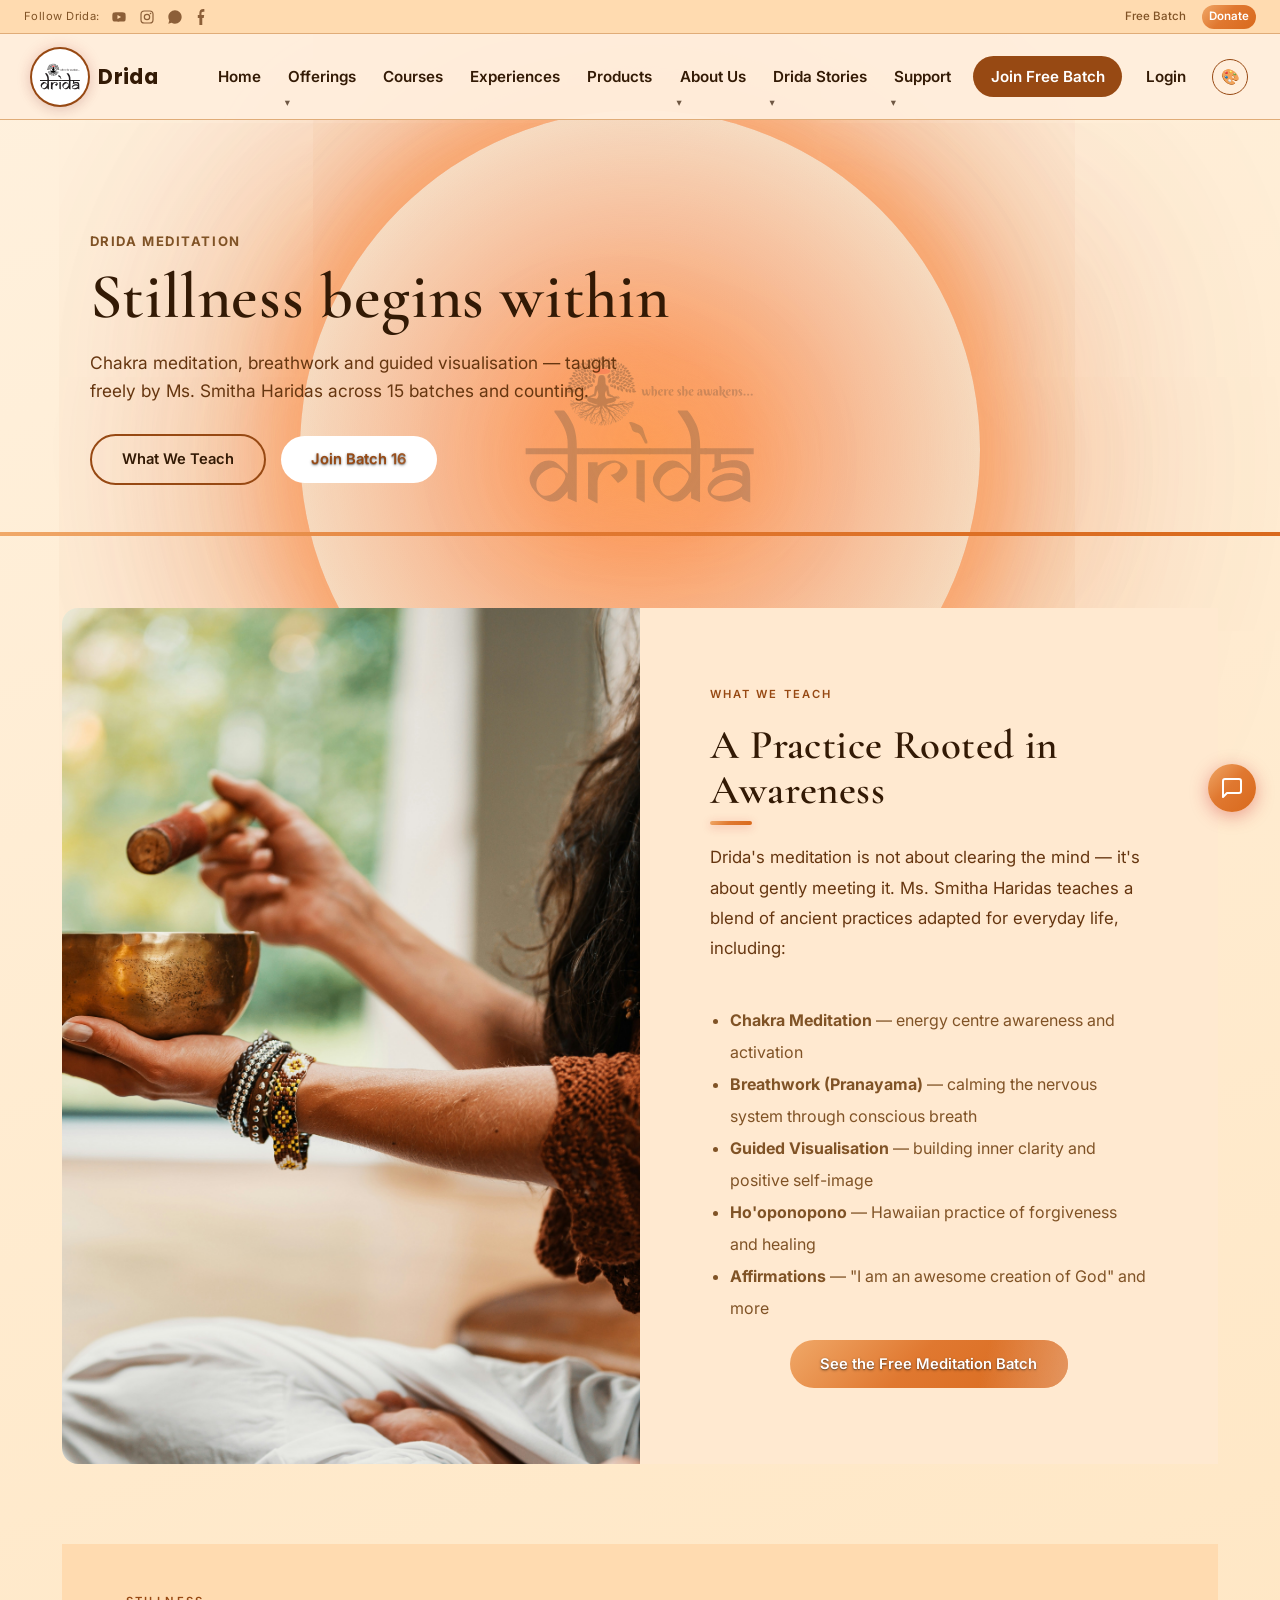
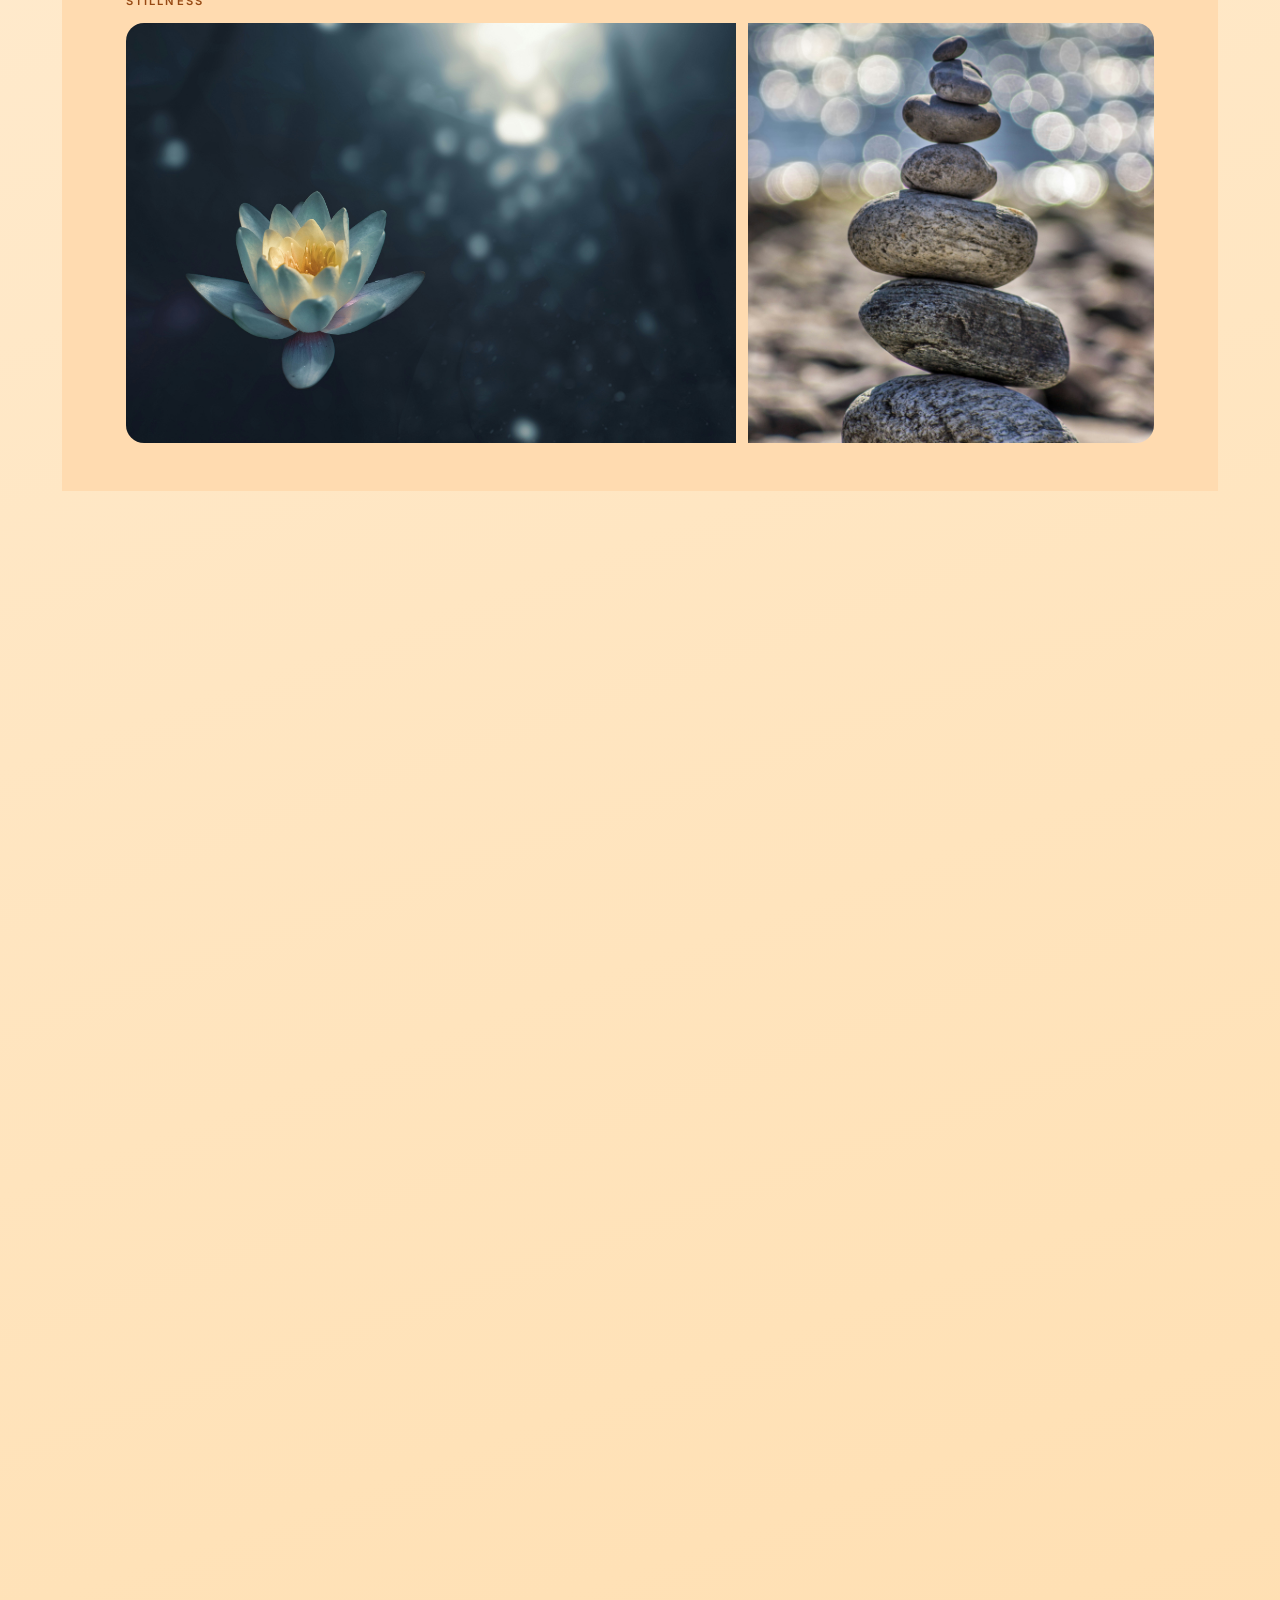
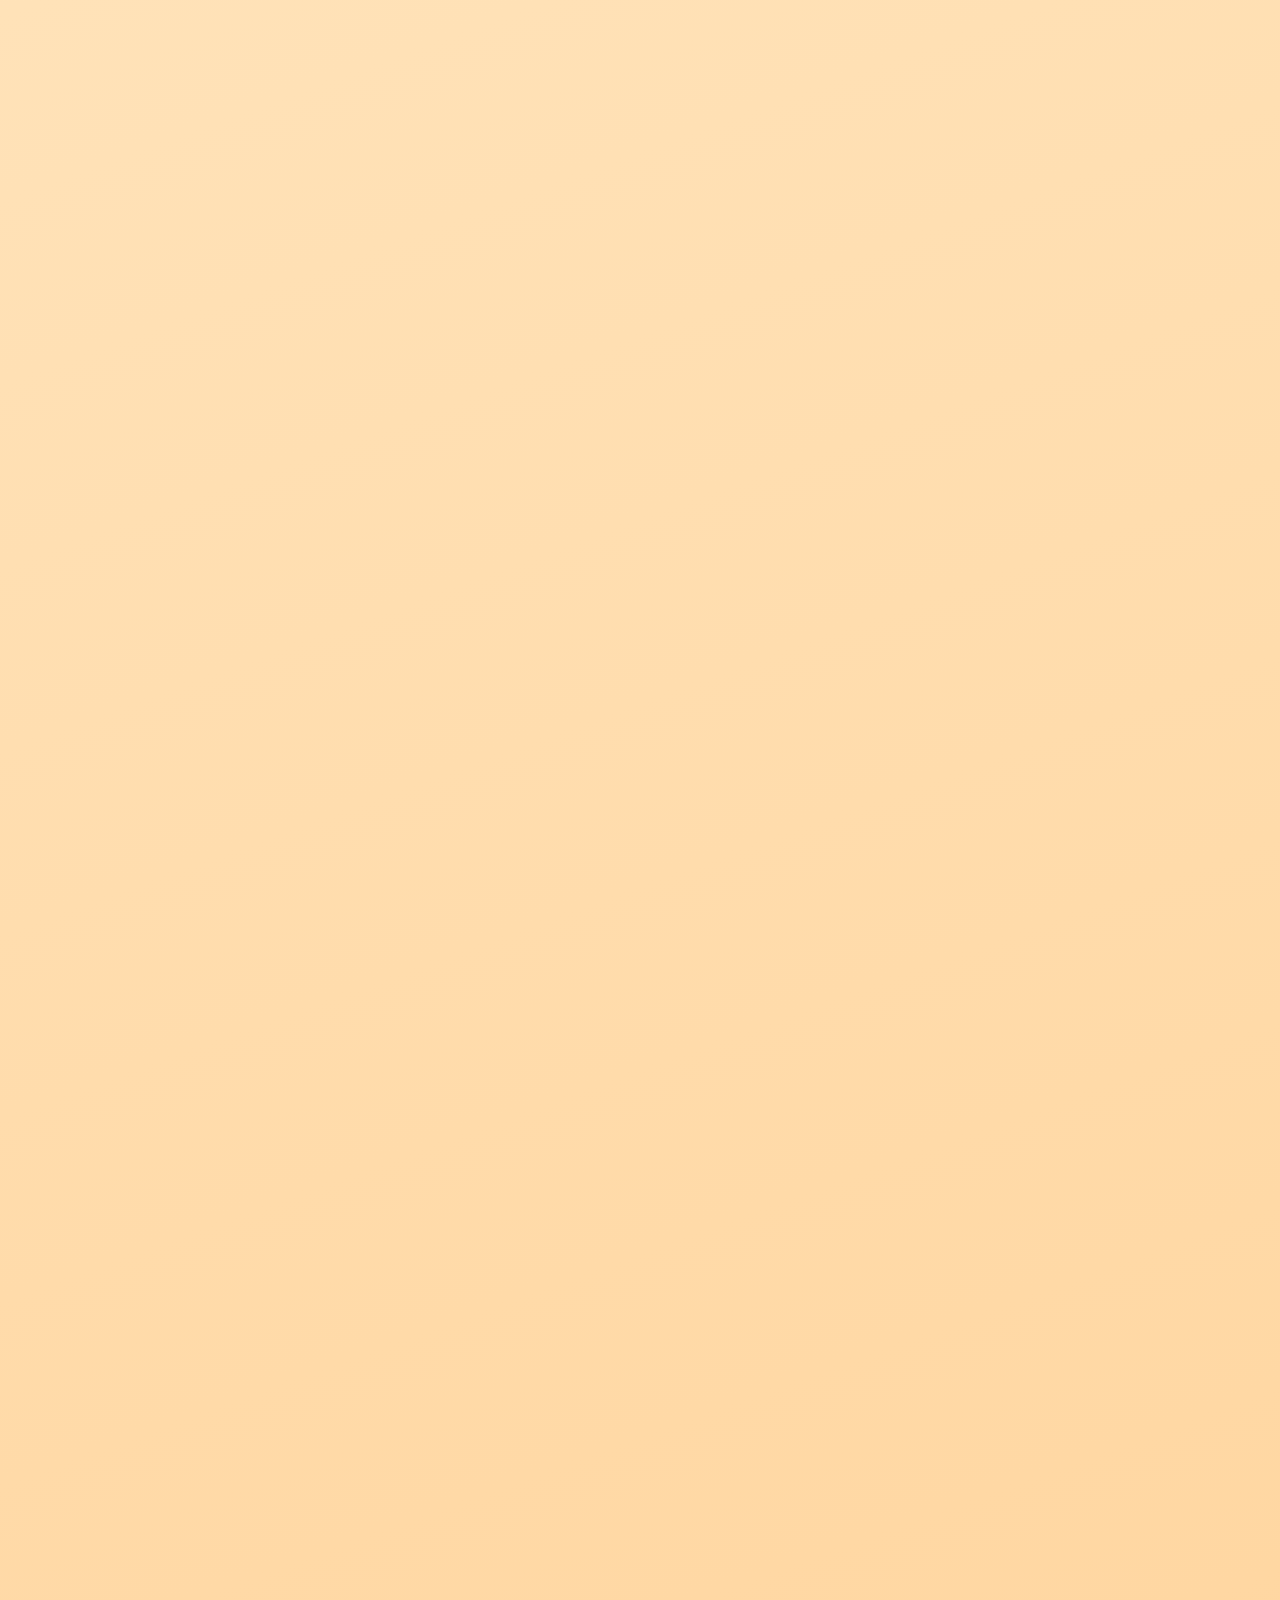
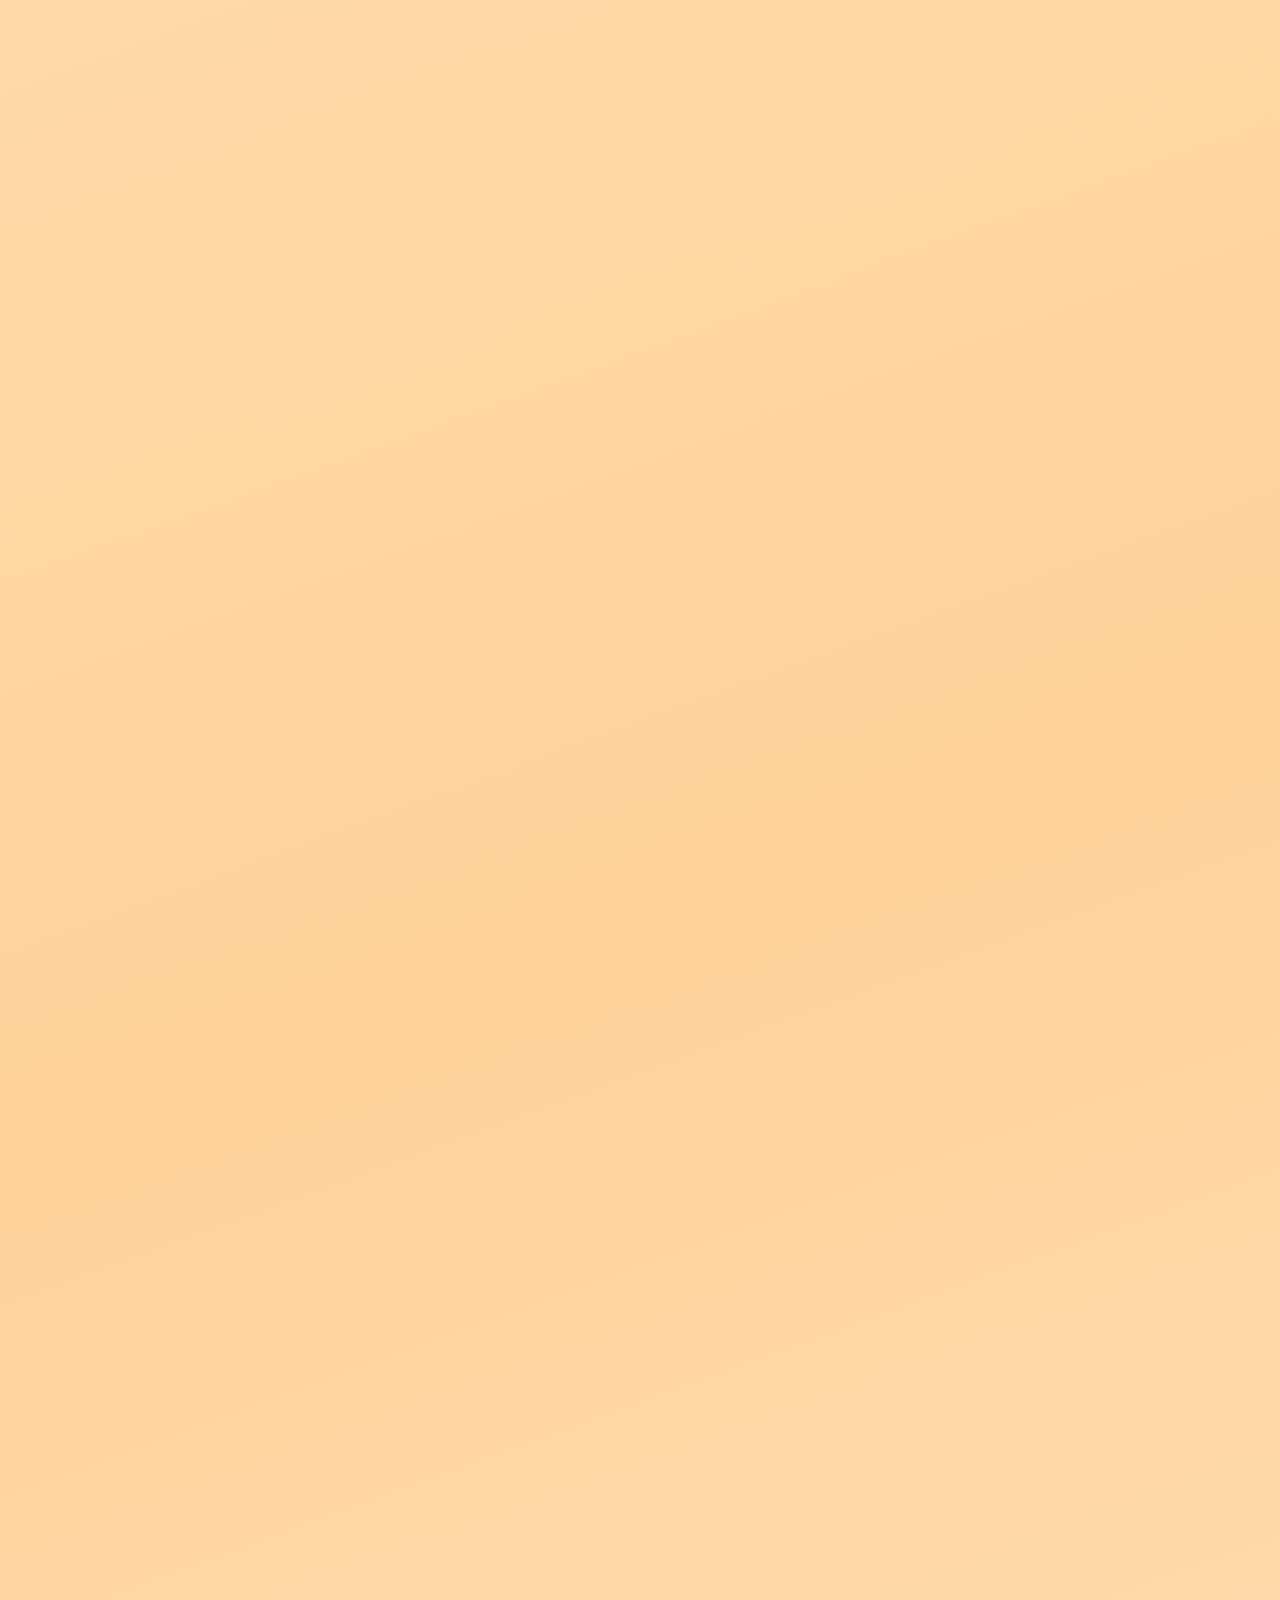
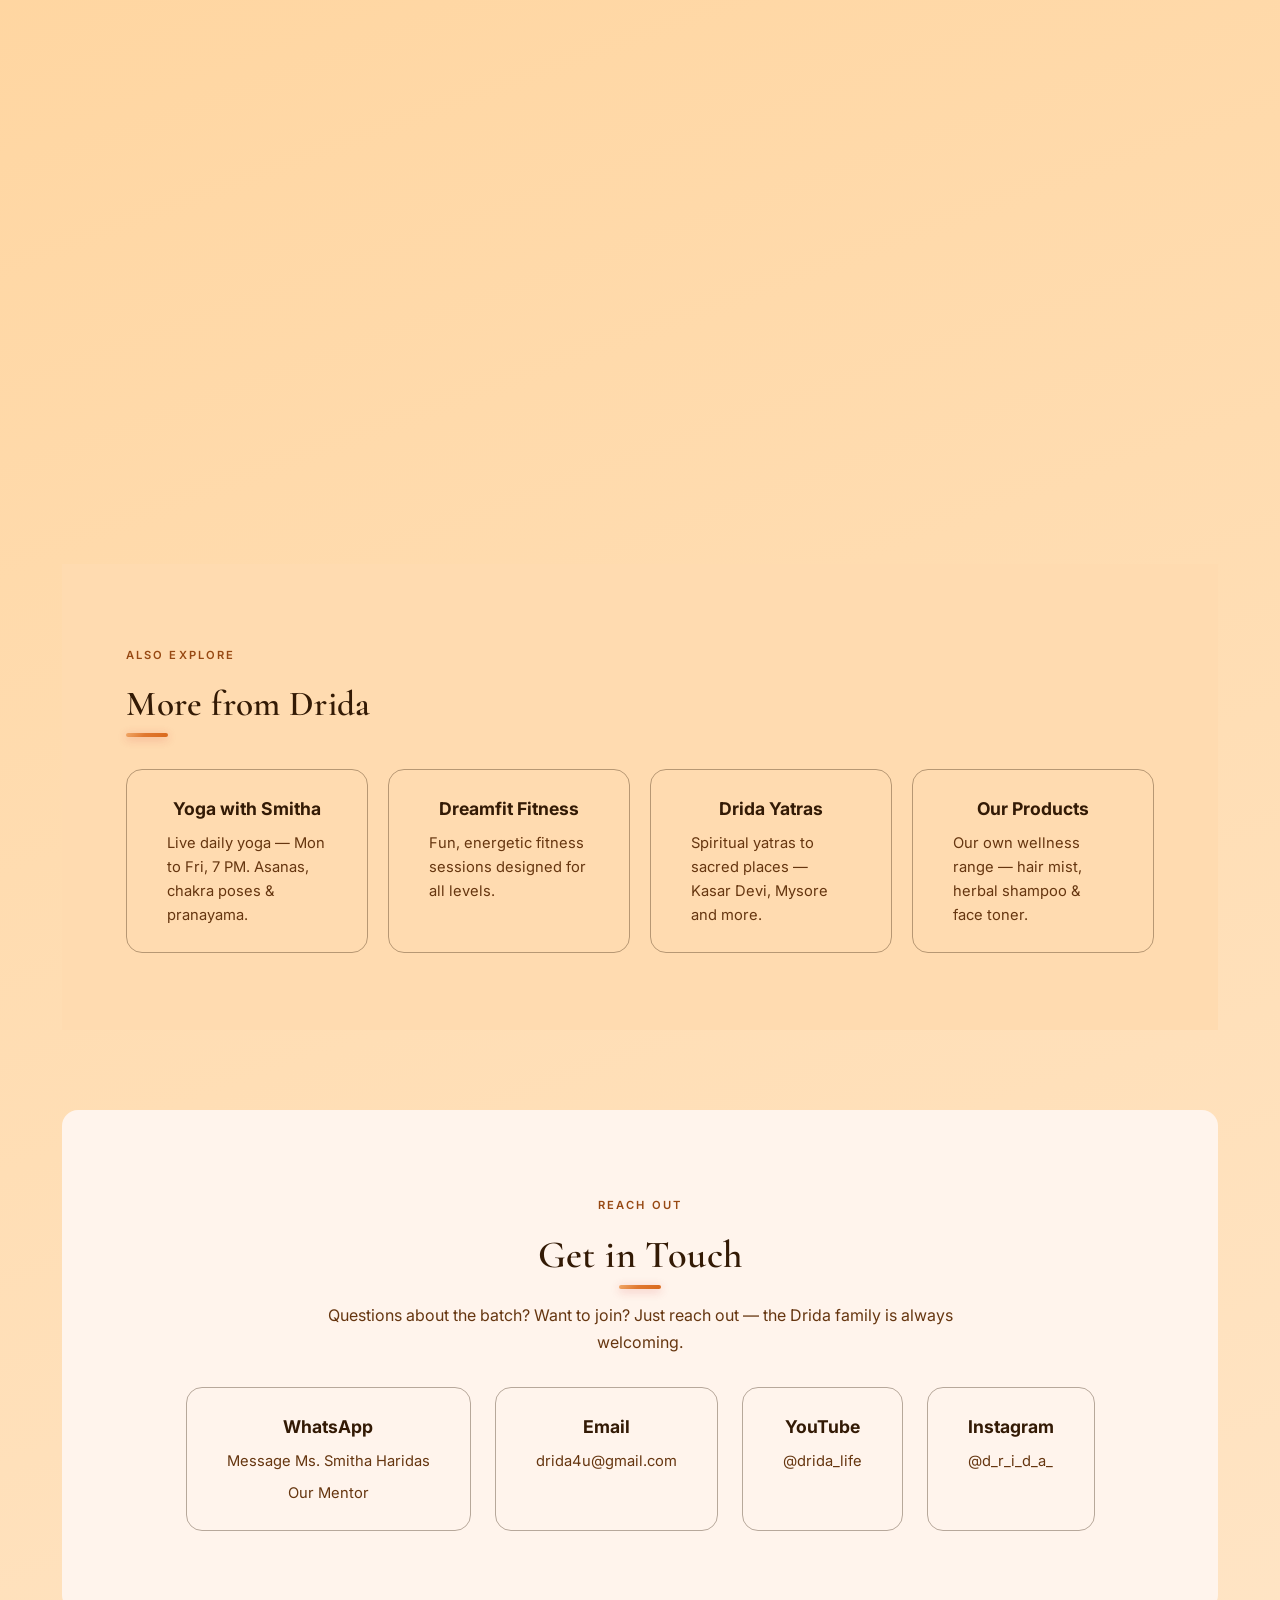
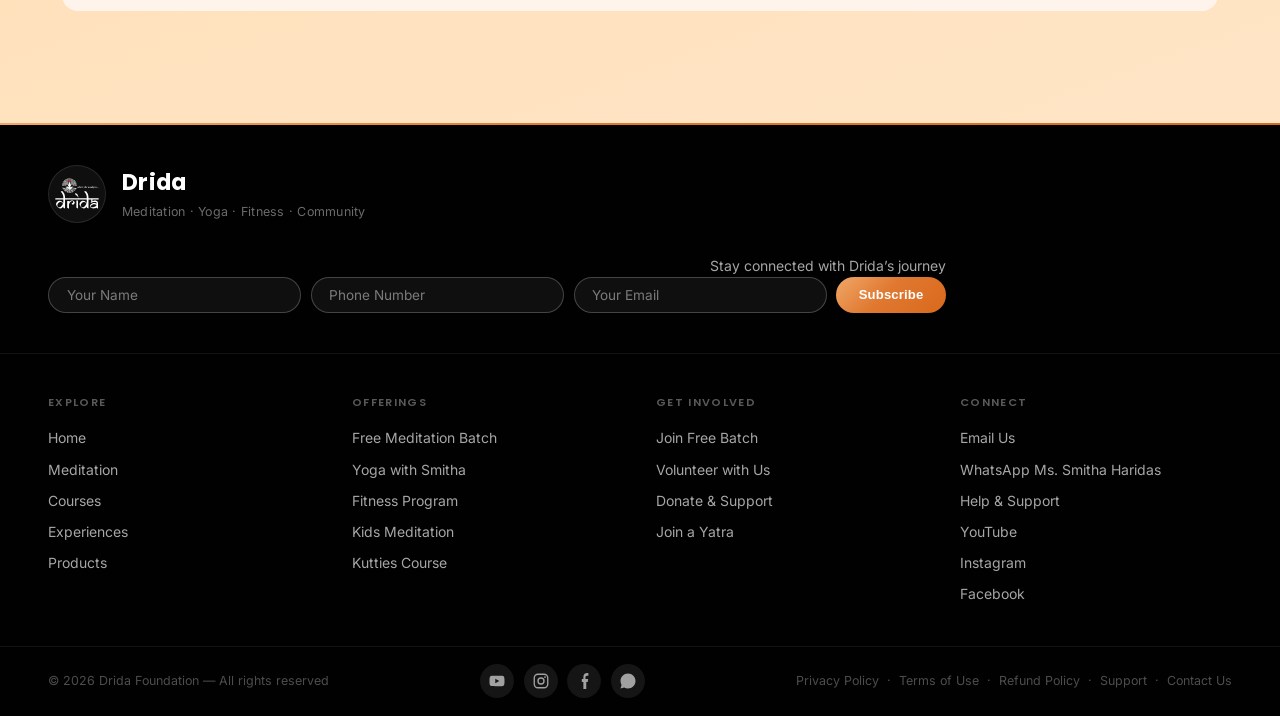
<file: meditation.html>
<!DOCTYPE html>
<html lang="en">
<head>
  <meta charset="UTF-8">
  <meta name="viewport" content="width=device-width, initial-scale=1.0">
  <title>Meditation — Drida</title>
  <meta name="description" content="Discover meditation, stillness, and yoga with Drida. From beginner to advanced practice, find your path to inner peace through our guided programmes.">
  <meta property="og:type" content="website">
  <meta property="og:site_name" content="Drida">
  <meta property="og:title" content="Meditation & Yoga — Drida">
  <meta property="og:description" content="Discover meditation, stillness, and yoga with Drida. From beginner to advanced practice, find your path to inner peace through our guided programmes.">
  <meta property="og:image" content="https://drida.org/drida_logo.png">
  <meta property="og:url" content="https://drida.org/meditation.html">
  <meta name="twitter:card" content="summary">
  <meta name="twitter:title" content="Meditation & Yoga — Drida">
  <meta name="twitter:description" content="Discover meditation, stillness, and yoga with Drida. From beginner to advanced practice, find your path to inner peace through our guided programmes.">
  <meta name="twitter:image" content="https://drida.org/drida_logo.png">
  <script>!function(){var m=localStorage.getItem("drida-theme-mode");var mode=(m==="light"||m==="dark")?m:(window.matchMedia&&matchMedia('(prefers-color-scheme: dark)').matches?"dark":"light");document.documentElement.setAttribute("data-theme", mode==="dark"?"orange-dark":"orange")}()</script>
  <link rel="stylesheet" href="style.css?v=63">
  <style>
    /* Breathing room between opaque blocks — plain transparent margin so
       the fixed Drida watermark can show through naturally, same treatment
       as about.html. No decoration added here. Page-scoped since these
       classes are shared site-wide; none of these instances is the last
       section on this page. */
    .program-block { margin-bottom: clamp(2.5rem, 7vw, 5rem); }
    .how-it-works { margin-bottom: clamp(2.5rem, 7vw, 5rem); }
    .band-cta-clean { margin-bottom: clamp(2.5rem, 7vw, 5rem); }
    .faq-section { margin-bottom: clamp(2.5rem, 7vw, 5rem); }
    /* Override: vertical tile cards on meditation page (not horizontal rows).
       Flexbox, not Grid: Grid shares one set of column tracks across every
       row, so a trailing partial row (e.g. 2 cards left over) always sits
       left-aligned under the full rows above — there's no way to centre
       just that row with Grid alone. Flexbox sizes each row's leftover
       space independently, so a short last row centres itself naturally. */
    .courses-grid {
      display: flex;
      flex-wrap: wrap;
      justify-content: center;
      gap: 1.25rem;
    }
    .courses-grid > .course-card {
      flex: 1 1 280px;
      max-width: 340px;
    }
    .course-card {
      flex-direction: column;
    }
    .course-poster {
      width: 100%;
      max-width: 100%;
      height: 220px;
      object-fit: contain;
      background: var(--paper);
      border-radius: 0;
    }
    .course-body {
      padding: 1rem 1.25rem 1.25rem;
    }
  </style>
</head>
<body>  <header>
    <div class="logo-float-bubble" aria-hidden="true">
    <img src="drida_logo.svg" alt="">
  </div>
  <div class="topstrip">
    <span class="topstrip-label">Follow Drida:</span>
    <a href="https://youtube.com/@drida_life" target="_blank" rel="noopener noreferrer" class="topstrip-icon" aria-label="YouTube">
      <svg viewBox="0 0 24 24" width="16" height="16" fill="currentColor" aria-hidden="true"><path d="M21.8 8s-.2-1.4-.8-2c-.8-.8-1.6-.8-2-.9C16.5 5 12 5 12 5s-4.5 0-7 .1c-.4.1-1.2.1-2 .9-.6.6-.8 2-.8 2S2 9.6 2 11.2v1.5c0 1.6.2 3.2.2 3.2s.2 1.4.8 2c.8.8 1.8.8 2.3.9C6.9 19 12 19 12 19s4.5 0 7-.1c.4-.1 1.2-.1 2-.9.6-.6.8-2 .8-2S22 14.4 22 12.8v-1.5C22 9.6 21.8 8 21.8 8zM9.7 15V9l5.4 3-5.4 3z"/></svg>
    </a>
    <a href="https://www.instagram.com/d_r_i_d_a_/" target="_blank" rel="noopener noreferrer" class="topstrip-icon" aria-label="Instagram">
      <svg viewBox="0 0 24 24" width="16" height="16" fill="none" stroke="currentColor" stroke-width="1.8" aria-hidden="true"><rect x="3" y="3" width="18" height="18" rx="5"/><circle cx="12" cy="12" r="4"/><circle cx="17.3" cy="6.7" r="1.2" fill="currentColor" stroke="none"/></svg>
    </a>
    <a href="https://wa.me/918075471581" target="_blank" rel="noopener noreferrer" class="topstrip-icon" aria-label="WhatsApp">
      <svg viewBox="0 0 24 24" width="16" height="16" fill="currentColor" aria-hidden="true"><path d="M17.5 14.4c-.3-.1-1.7-.8-1.9-.9-.2-.1-.4-.1-.6.1-.2.2-.7.9-.8 1-.2.2-.3.2-.6.1-.3-.1-1.2-.5-2.4-1.4-.9-.8-1.5-1.7-1.6-2-.2-.3 0-.5.1-.6.1-.1.3-.3.4-.5.1-.2.2-.3.3-.5 0-.2 0-.4-.1-.5-.1-.2-.6-1.4-.8-1.9-.2-.5-.4-.4-.6-.4h-.5c-.2 0-.5.1-.7.3-.2.2-.9.9-.9 2.2 0 1.3 1 2.6 1.1 2.8.1.2 1.9 2.9 4.6 4.1.6.3 1.1.4 1.5.5.6.2 1.2.2 1.6.1.5-.1 1.7-.7 1.9-1.3.2-.7.2-1.2.2-1.3 0-.1-.2-.2-.5-.3zM12 2C6.5 2 2 6.5 2 12c0 1.9.5 3.7 1.4 5.3L2 22l4.9-1.3A10 10 0 0 0 12 22c5.5 0 10-4.5 10-10S17.5 2 12 2z"/></svg>
    </a>
    <a href="https://www.facebook.com/profile.php?id=61579257953722" target="_blank" rel="noopener noreferrer" class="topstrip-icon" aria-label="Facebook">
      <svg viewBox="0 0 320 512" width="10" height="16" fill="currentColor" aria-hidden="true"><path d="M279.14 288l14.22-92.66h-86.36v-59.5c0-25.35 12.42-50.06 52.24-50.06h40.42V6.26S293.5 0 261.16 0c-73.22 0-121.08 44.38-121.08 124.72v70.62H89.69V288h50.39v224h92.61V288z"/></svg>
    </a>
    <span class="topstrip-sep"></span>
    <a href="courses.html#course-batch16" class="topstrip-link">Free Batch</a>
    <a href="mailto:drida4u@gmail.com?subject=I'd like to support Drida" class="topstrip-link topstrip-donate">Donate</a>
  </div>

    <div class="topbar">
      <div class="brand">
        <span class="logo-badge"><img src="drida_logo.svg" alt="Drida logo" class="logo"></span>
        <span class="brand-name">Drida</span>
      </div>
      <nav>
        <a href="index.html">Home</a>
        <div class="nav-dropdown">
          <a href="offerings.html" class="nav-parent">Offerings</a>
          <div class="nav-submenu">
            <a href="offerings.html#meditation">Meditation</a>
            <a href="offerings.html#yoga">Yoga</a>
            <a href="offerings.html#fitness">Fitness</a>
            <a href="offerings.html#diet">Diet &amp; Nutrition</a>
          </div>
        </div>
        <a href="courses.html">Courses</a>
        <a href="trips.html">Experiences</a>
        <a href="products.html">Products</a>
        <div class="nav-dropdown">
          <a href="about.html" class="nav-parent">About Us</a>
          <div class="nav-submenu">
            <a href="about.html">Drida Family</a>
            <a href="about.html#team">Our Teams</a>
          </div>
        </div>
        <div class="nav-dropdown">
          <a href="stories.html" class="nav-parent">Drida Stories</a>
          <div class="nav-submenu">
            <a href="stories.html">Member Stories</a>
            <a href="stories.html#recordings">Meetup Recordings</a>
          </div>
        </div>
        <div class="nav-dropdown">
          <a href="support.html" class="nav-parent">Support</a>
          <div class="nav-submenu">
            <a href="support.html#contact">Contact Us</a>
            <a href="support.html#faq">FAQs</a>
            <a href="support.html#help">Help</a>
          </div>
        </div>
        <a class="nav-cta-pill" href="courses.html#course-batch16">Join Free Batch</a>
        <a href="/dashboard/">Login</a>
      </nav>
      <button id="theme-toggle" type="button" aria-label="Toggle theme"></button>
    </div>

    <!-- Hero: text-forward page banner -->
    <div class="hero-page">
      <span class="hero-kicker">Drida Meditation</span>
      <h1>Stillness begins within</h1>
      <p>Chakra meditation, breathwork and guided visualisation — taught freely by Ms. Smitha Haridas across 15 batches and counting.</p>
      <div class="hero-ctas">
        <a class="btn-outline" href="#what-we-teach">What We Teach</a>
        <a class="btn-terra" href="#course-batch16">Join Batch 16</a>
      </div>
    </div>
  </header>

  <main>

    <!-- ═══ WHAT IS DRIDA MEDITATION ═══ -->
    <section id="what-we-teach" class="program-block">
      <div class="program-img">
        <img src="images/meditation+stillness/thlt-lcx-VsI_74zRzAo-unsplash.jpg" alt="Woman with singing bowl and incense in meditation" style="object-fit:cover;width:100%;height:100%;">
      </div>
      <div class="program-body">
        <span class="section-tag">What We Teach</span>
        <h2>A Practice Rooted in Awareness</h2>
        <p>Drida's meditation is not about clearing the mind — it's about gently meeting it. Ms. Smitha Haridas teaches a blend of ancient practices adapted for everyday life, including:</p>
        <ul style="margin:0.75rem 0 1rem 1.2rem;color:var(--muted);line-height:2;">
          <li><strong>Chakra Meditation</strong> — energy centre awareness and activation</li>
          <li><strong>Breathwork (Pranayama)</strong> — calming the nervous system through conscious breath</li>
          <li><strong>Guided Visualisation</strong> — building inner clarity and positive self-image</li>
          <li><strong>Ho'oponopono</strong> — Hawaiian practice of forgiveness and healing</li>
          <li><strong>Affirmations</strong> — "I am an awesome creation of God" and more</li>
        </ul>
        <a class="btn-terra" href="courses.html#course-batch16">See the Free Meditation Batch</a>
      </div>
    </section>

    <!-- ═══ STILLNESS — Visual Gallery ═══ -->
    <section style="padding:clamp(2rem,4vw,3rem) clamp(1.5rem,5vw,4rem);background:var(--paper-alt);margin-bottom:clamp(2.5rem, 7vw, 5rem);">
      <span class="section-tag" style="display:block;margin-bottom:0.75rem;">Stillness</span>
      <div style="display:grid;grid-template-columns:1.5fr 1fr;gap:0.75rem;max-width:1100px;margin:0 auto;border-radius:18px;overflow:hidden;">
        <img src="images/meditation+stillness/zoltan-tasi-vHnVtLK8rCc-unsplash.jpg"
             alt="White lotus on dark still water"
             style="width:100%;height:420px;object-fit:cover;object-position:35% center;display:block;">
        <img src="images/meditation+stillness/deniz-altindas-t1XLQvDqt_4-unsplash.jpg"
             alt="Seven stones balanced with light ripples"
             style="width:100%;height:420px;object-fit:cover;object-position:center center;display:block;">
      </div>
    </section>

    <!-- ═══ HOW BATCHES WORK ═══ -->
    <section class="program-block prog-rev">
      <div class="program-body">
        <span class="section-tag">The Batch Journey</span>
        <h2>15 Batches, Thousands of Women</h2>
        <p>Since September 2021, Drida has run 15 free meditation batches — each one a 60-day journey of daily practice, guided live by US. Batches run in WhatsApp groups so you can join from anywhere in the world.</p>
        <p>Morning and evening sessions are available, so the practice fits around your schedule — whether you are a homemaker, working professional or student.</p>
        <p>At the end of each batch, members gather for a joyful meetup — a celebration of the transformation they have experienced together.</p>
      </div>
      <div class="program-img">
        <img src="images/drida-community.png" alt="Drida community batch journey" style="object-fit:cover;width:100%;height:100%;">
      </div>
    </section>

    <!-- ═══ MEDITATION PROGRAMMES ═══ -->
    <!-- Background left transparent on purpose: each .course-card already has
         its own opaque paper-alt background, so the wrapping section doesn't
         need to be opaque for readability — and leaving it transparent lets
         the fixed Drida watermark show through the gaps, same as elsewhere. -->
    <section style="padding:clamp(3.5rem,7vw,6rem) clamp(1.5rem,5vw,4rem);position:relative;z-index:1;margin-bottom:clamp(2.5rem, 7vw, 5rem);">
      <span class="section-tag">All Meditation Programmes</span>
      <h2 style="margin-bottom:0.5rem;">Find the Right Path for You</h2>
      <p style="color:var(--muted);max-width:580px;margin-bottom:2.5rem;">From complete beginners to those ready for deeper practice — Drida has a meditation programme for every stage of the journey.</p>
      <div class="courses-grid">

        <!-- Batch 16 — upcoming free batch -->
        <div class="course-card" id="course-batch16">
          <div class="course-poster" style="background:var(--grad);display:flex;flex-direction:column;align-items:center;justify-content:center;gap:0.6rem;min-height:180px;">
            <svg viewBox="0 0 24 24" width="36" height="36" fill="none" stroke="rgba(255,255,255,0.75)" stroke-width="1.5" aria-hidden="true"><circle cx="12" cy="12" r="10"/><path d="M12 6v6l4 2"/></svg>
            <span style="color:rgba(255,255,255,0.9);font-weight:700;font-size:0.88rem;letter-spacing:0.08em;text-transform:uppercase;">Coming Soon</span>
            <span style="color:rgba(255,255,255,0.6);font-size:0.78rem;">Batch 16</span>
          </div>
          <div class="course-body">
            <div class="course-tags">
              <span class="tag tag-free">Free</span>
              <span class="tag tag-online">Upcoming</span>
            </div>
            <h3>Drida 16th Batch — Coming Soon</h3>
            <p>The next free meditation batch from Drida. Chakra awareness, breathwork and guided affirmations — 60 days live with US. Register your interest now to be notified when enrollment opens.</p>
            <a class="btn-terra" style="margin-top:0.5rem;display:inline-block;" href="https://wa.me/918075471581?text=I'd like to register interest for Drida Batch 16" target="_blank" rel="noopener noreferrer">Register Interest for Batch 16</a>
          </div>
        </div>

        <!-- Batch 15 — ongoing, joining closed -->
        <div class="course-card coming-soon" id="course-drida-15th-batch">
          <img class="course-poster" src="images/course-new-drida-batch.png" alt="Drida 15th Free Batch" style="aspect-ratio:1164/1164;height:auto;">
          <div class="course-body">
            <div class="course-tags">
              <span class="tag tag-free">Free</span>
              <span class="tag tag-active">Ongoing</span>
              <span class="tag tag-soon">Joining Closed</span>
            </div>
            <h3>Drida 15th Batch</h3>
            <p>Currently in progress. Chakra meditation, breathwork and affirmations — 60 days, live sessions morning and evening. Joining is closed for this batch. Join Batch 16 above to be notified.</p>
          </div>
        </div>

        <!-- Kids Meditation -->
        <div class="course-card" id="course-kids-meditation">
          <img class="course-poster" src="images/course-kutties-meditation.png" alt="Meditation for Children" style="aspect-ratio:824/1170;height:auto;">
          <div class="course-body">
            <div class="course-tags">
              <span class="tag tag-free">Free</span>
              <span class="tag tag-online">Online</span>
            </div>
            <h3>Meditation for Children</h3>
            <p>A gentle, playful introduction to mindfulness and chakra awareness designed specially for children. Helps with focus, calm and positive thinking.</p>
            <a class="btn-terra" style="margin-top:0.5rem;display:inline-block;" href="https://wa.me/918075471581?text=I'd like to enrol my child in Kids Meditation" target="_blank" rel="noopener noreferrer">Enquire</a>
          </div>
        </div>

        <!-- Advanced Chakra -->
        <div class="course-card" id="course-advanced-chakra">
          <img class="course-poster" src="images/course-advanced-chakra.png" alt="Advanced Chakra Meditation" style="aspect-ratio:1162/1164;height:auto;">
          <div class="course-body">
            <div class="course-tags">
              <span class="tag tag-active">Paid</span>
              <span class="tag tag-online">Online</span>
            </div>
            <h3>Advanced Chakra Meditation</h3>
            <p>A deeper dive into the chakra system for those who have completed the free batch. Advanced visualisation, energy work and chakra healing techniques.</p>
            <a class="btn-terra" style="margin-top:0.5rem;display:inline-block;" href="https://wa.me/918075471581?text=I'm interested in Advanced Chakra Meditation" target="_blank" rel="noopener noreferrer">Enquire</a>
          </div>
        </div>

        <!-- Stage 2 -->
        <div class="course-card" id="course-stage2">
          <img class="course-poster" src="images/course-drida-stage2.png" alt="Drida Stage 2" style="aspect-ratio:918/1008;height:auto;">
          <div class="course-body">
            <div class="course-tags">
              <span class="tag tag-active">Paid</span>
              <span class="tag tag-online">Online</span>
            </div>
            <h3>Drida Stage 2 / Level 2</h3>
            <p>The next step after completing a Drida batch — a more intensive programme with advanced breathwork and deeper meditation techniques.</p>
            <a class="btn-terra" style="margin-top:0.5rem;display:inline-block;" href="https://wa.me/918075471581?text=I'm interested in Drida Stage 2" target="_blank" rel="noopener noreferrer">Enquire</a>
          </div>
        </div>

      </div>
    </section>

    <!-- ═══ 3 PILLARS ═══ -->
    <section class="how-it-works">
      <span class="section-tag">The Experience</span>
      <h2>What Changes After 40 Days</h2>
      <div class="steps">
        <div class="step">
          <div class="step-num">01</div>
          <h3>Inner Calm</h3>
          <p>Members consistently report reduced anxiety, better sleep and a quieter mind — even during stressful days.</p>
        </div>
        <div class="step">
          <div class="step-num">02</div>
          <h3>Self-Worth</h3>
          <p>Guided affirmations and chakra work build a deep, grounded sense of self — "I am worthy of all good things in life."</p>
        </div>
        <div class="step">
          <div class="step-num">03</div>
          <h3>Community</h3>
          <p>You will never practise alone. The Drida family — 7,000+ women across the world — walks the journey with you.</p>
        </div>
      </div>
    </section>

    <!-- ═══ QUOTE / PULL ═══ -->
    <section class="band-cta-clean" style="text-align:center;">
      <blockquote style="font-size:clamp(1.3rem,2.5vw,1.8rem);font-style:italic;font-weight:600;color:#fff;max-width:700px;margin:0 auto 1.5rem;line-height:1.5;">
        "I am an awesome creation of God."
      </blockquote>
      <p style="color:rgba(255,255,255,0.82);font-size:1rem;">— A Drida affirmation, spoken together at every batch meetup</p>
      <div style="margin-top:2rem;display:flex;gap:1rem;justify-content:center;flex-wrap:wrap;">
        <a class="btn-terra" style="background:#fff;color:var(--accent);text-shadow:none;" href="courses.html#course-batch16">Join Free Batch</a>
        <a class="btn-outline" style="border-color:rgba(255,255,255,0.6);color:#fff;" href="stories.html#recordings">Watch Meetup Recordings</a>
      </div>
    </section>

    <!-- ═══ FAQ ═══ -->
    <section class="faq-section">
      <span class="section-tag">Common Questions</span>
      <h2>Meditation FAQ</h2>
      <div class="faq-list">

        <details class="faq-item">
          <summary>Do I need any meditation experience to join?</summary>
          <p>None at all. Every batch starts from the very beginning. Our mentor explains each practice step by step — the only thing you need is a quiet corner and a willingness to begin.</p>
        </details>

        <details class="faq-item">
          <summary>Is the meditation programme really free?</summary>
          <p>Yes — completely free. Drida is a non-profit. The meditation batches have always been free and always will be. There is no catch.</p>
        </details>

        <details class="faq-item">
          <summary>How long is each session and when does it happen?</summary>
          <p>Each live session is about 30–40 minutes. Sessions run morning and evening to suit different schedules. Exact timings are shared when you enrol in the current batch.</p>
        </details>

        <details class="faq-item">
          <summary>What is Chakra Meditation?</summary>
          <p>Chakra meditation is a practice of bringing awareness to the seven energy centres in the body — from the root to the crown. Smitha guides you through each chakra with visualisation and breath, helping to release blockages and build inner energy.</p>
        </details>

        <details class="faq-item">
          <summary>What is Ho'oponopono?</summary>
          <p>Ho'oponopono is an ancient Hawaiian healing practice based on four simple phrases: "I love you. I'm sorry. Please forgive me. Thank you." Smitha weaves this into the programme as a powerful tool for letting go of resentment and opening the heart.</p>
        </details>

        <details class="faq-item">
          <summary>Can I join from outside India?</summary>
          <p>Absolutely. Drida members join from across the world — the programme runs via WhatsApp and YouTube Live, so location is no barrier. Women from the UAE, UK, USA and beyond are part of our community.</p>
        </details>

      </div>
    </section>

    <!-- ═══ RELATED COURSES ═══ -->
    <section style="padding:clamp(3rem,6vw,5rem) clamp(1.5rem,5vw,4rem);background:var(--paper-alt);margin-bottom:clamp(2.5rem, 7vw, 5rem);">
      <span class="section-tag">Also Explore</span>
      <h2 style="margin-bottom:2rem;">More from Drida</h2>
      <div style="display:grid;grid-template-columns:repeat(auto-fit,minmax(240px,1fr));gap:1.25rem;">
        <a class="contact-card" href="offerings.html#yoga" style="text-decoration:none;">
          <strong>Yoga with Smitha</strong>
          <span>Live daily yoga — Mon to Fri, 7 PM. Asanas, chakra poses &amp; pranayama.</span>
        </a>
        <a class="contact-card" href="offerings.html#fitness" style="text-decoration:none;">
          <strong>Dreamfit Fitness</strong>
          <span>Fun, energetic fitness sessions designed for all levels.</span>
        </a>
        <a class="contact-card" href="trips.html" style="text-decoration:none;">
          <strong>Drida Yatras</strong>
          <span>Spiritual yatras to sacred places — Kasar Devi, Mysore and more.</span>
        </a>
        <a class="contact-card" href="products.html" style="text-decoration:none;">
          <strong>Our Products</strong>
          <span>Our own wellness range — hair mist, herbal shampoo &amp; face toner.</span>
        </a>
      </div>
    </section>

    <!-- ═══ CONTACT ═══ -->
    <section id="contact" class="contact-section">
      <span class="section-tag">Reach Out</span>
      <h2>Get in Touch</h2>
      <p>Questions about the batch? Want to join? Just reach out — the Drida family is always welcoming.</p>
      <div class="contact-cards">
        <a class="contact-card" href="https://wa.me/918075471581" target="_blank" rel="noopener noreferrer">
          <strong>WhatsApp</strong>
          <span>Message Ms. Smitha Haridas</span>
          <span>Our Mentor</span>
        </a>
        <a class="contact-card" href="mailto:drida4u@gmail.com">
          <strong>Email</strong>
          <span>drida4u@gmail.com</span>
        </a>
        <a class="contact-card" href="https://youtube.com/@drida_life" target="_blank" rel="noopener noreferrer">
          <strong>YouTube</strong>
          <span>@drida_life</span>
        </a>
        <a class="contact-card" href="https://www.instagram.com/d_r_i_d_a_/" target="_blank" rel="noopener noreferrer">
          <strong>Instagram</strong>
          <span>@d_r_i_d_a_</span>
        </a>
      </div>
    </section>

  </main>

  <footer class="site-footer">
    <div class="footer-top">
      <div class="footer-brand">
        <span class="footer-logo-wrap"><img src="drida_logo_white.svg" alt="Drida" width="50" height="50"></span>
        <div>
          <span class="footer-brand-name">Drida</span>
          <p class="footer-tagline">Meditation &middot; Yoga &middot; Fitness &middot; Community</p>
        </div>
      </div>
      <form class="footer-newsletter-form" id="newsletter-form">
        <p>Stay connected with Drida&rsquo;s journey</p>
        <div class="footer-newsletter-fields">
          <input type="text" name="name" placeholder="Your Name" required>
          <input type="tel" name="phone" placeholder="Phone Number" required pattern="[0-9+\-\s]{7,15}">
          <input type="email" name="email" placeholder="Your Email" required>
          <button type="submit" class="footer-subscribe-btn">Subscribe</button>
        </div>
      </form>
    </div>
    <div class="footer-cols">
      <div class="footer-col">
        <h4>Explore</h4>
        <ul>
          <li><a href="index.html">Home</a></li>
          <li><a href="meditation.html">Meditation</a></li>
          <li><a href="courses.html">Courses</a></li>
          <li><a href="trips.html">Experiences</a></li>
          <li><a href="products.html">Products</a></li>
        </ul>
      </div>
      <div class="footer-col">
        <h4>Offerings</h4>
        <ul>
          <li><a href="courses.html#course-batch16">Free Meditation Batch</a></li>
          <li><a href="courses.html#course-yoga-with-smitha">Yoga with Smitha</a></li>
          <li><a href="courses.html#course-fitness">Fitness Program</a></li>
          <li><a href="courses.html#course-kids-meditation">Kids Meditation</a></li>
          <li><a href="courses.html#course-kutties">Kutties Course</a></li>
        </ul>
      </div>
      <div class="footer-col">
        <h4>Get Involved</h4>
        <ul>
          <li><a href="courses.html#course-batch16">Join Free Batch</a></li>
          <li><a href="mailto:drida4u@gmail.com?subject=I'd like to volunteer with Drida">Volunteer with Us</a></li>
          <li><a href="mailto:drida4u@gmail.com?subject=I'd like to support Drida">Donate &amp; Support</a></li>
          <li><a href="trips.html">Join a Yatra</a></li>
        </ul>
      </div>
      <div class="footer-col">
        <h4>Connect</h4>
        <ul>
          <li><a href="mailto:drida4u@gmail.com">Email Us</a></li>
          <li><a href="https://wa.me/918075471581" target="_blank" rel="noopener noreferrer">WhatsApp Ms. Smitha Haridas</a></li>
          <li><a href="support.html">Help &amp; Support</a></li>
          <li><a href="https://youtube.com/@drida_life" target="_blank" rel="noopener noreferrer">YouTube</a></li>
          <li><a href="https://www.instagram.com/d_r_i_d_a_/" target="_blank" rel="noopener noreferrer">Instagram</a></li>
          <li><a href="https://www.facebook.com/profile.php?id=61579257953722" target="_blank" rel="noopener noreferrer">Facebook</a></li>
        </ul>
      </div>
    </div>
    <div class="footer-bottom">
      <p class="footer-copy">&copy; <span id="year"></span> Drida Foundation &mdash; All rights reserved</p>
      <div class="footer-social">
        <a href="https://youtube.com/@drida_life" target="_blank" rel="noopener noreferrer" aria-label="YouTube">
          <svg viewBox="0 0 24 24" width="18" height="18" fill="currentColor" aria-hidden="true"><path d="M21.8 8s-.2-1.4-.8-2c-.8-.8-1.6-.8-2-.9C16.5 5 12 5 12 5s-4.5 0-7 .1c-.4.1-1.2.1-2 .9-.6.6-.8 2-.8 2S2 9.6 2 11.2v1.5c0 1.6.2 3.2.2 3.2s.2 1.4.8 2c.8.8 1.8.8 2.3.9C6.9 19 12 19 12 19s4.5 0 7-.1c.4-.1 1.2-.1 2-.9.6-.6.8-2 .8-2S22 14.4 22 12.8v-1.5C22 9.6 21.8 8 21.8 8zM9.7 15V9l5.4 3-5.4 3z"/></svg>
        </a>
        <a href="https://www.instagram.com/d_r_i_d_a_/" target="_blank" rel="noopener noreferrer" aria-label="Instagram">
          <svg viewBox="0 0 24 24" width="18" height="18" fill="none" stroke="currentColor" stroke-width="1.8" aria-hidden="true"><rect x="3" y="3" width="18" height="18" rx="5"/><circle cx="12" cy="12" r="4"/><circle cx="17.3" cy="6.7" r="1.2" fill="currentColor" stroke="none"/></svg>
        </a>
        <a href="https://www.facebook.com/profile.php?id=61579257953722" target="_blank" rel="noopener noreferrer" aria-label="Facebook">
          <svg viewBox="0 0 320 512" width="10" height="18" fill="currentColor" aria-hidden="true"><path d="M279.14 288l14.22-92.66h-86.36v-59.5c0-25.35 12.42-50.06 52.24-50.06h40.42V6.26S293.5 0 261.16 0c-73.22 0-121.08 44.38-121.08 124.72v70.62H89.69V288h50.39v224h92.61V288z"/></svg>
        </a>
        <a href="https://wa.me/918075471581" target="_blank" rel="noopener noreferrer" aria-label="WhatsApp">
          <svg viewBox="0 0 24 24" width="18" height="18" fill="currentColor" aria-hidden="true"><path d="M17.5 14.4c-.3-.1-1.7-.8-1.9-.9-.2-.1-.4-.1-.6.1-.2.2-.7.9-.8 1-.2.2-.3.2-.6.1-.3-.1-1.2-.5-2.4-1.4-.9-.8-1.5-1.7-1.6-2-.2-.3 0-.5.1-.6.1-.1.3-.3.4-.5.1-.2.2-.3.3-.5 0-.2 0-.4-.1-.5-.1-.2-.6-1.4-.8-1.9-.2-.5-.4-.4-.6-.4h-.5c-.2 0-.5.1-.7.3-.2.2-.9.9-.9 2.2 0 1.3 1 2.6 1.1 2.8.1.2 1.9 2.9 4.6 4.1.6.3 1.1.4 1.5.5.6.2 1.2.2 1.6.1.5-.1 1.7-.7 1.9-1.3.2-.7.2-1.2.2-1.3 0-.1-.2-.2-.5-.3zM12 2C6.5 2 2 6.5 2 12c0 1.9.5 3.7 1.4 5.3L2 22l4.9-1.3A10 10 0 0 0 12 22c5.5 0 10-4.5 10-10S17.5 2 12 2z"/></svg>
        </a>
      </div>
      <p class="footer-legal">
        <a href="privacy-policy.html">Privacy Policy</a>
        &nbsp;&middot;&nbsp;
        <a href="privacy-policy.html#terms">Terms of Use</a>
        &nbsp;&middot;&nbsp;
        <a href="privacy-policy.html#refund">Refund Policy</a>
        &nbsp;&middot;&nbsp;
        <a href="support.html">Support</a>
        &nbsp;&middot;&nbsp;
        <a href="mailto:drida4u@gmail.com">Contact Us</a>
      </p>
    </div>
  </footer>

  <script src="auth-nav.js"></script>
  <script src="script.js?v=13"></script>
  <script src="drida-effects.js?v=1"></script>
</body>
</html>
</file>
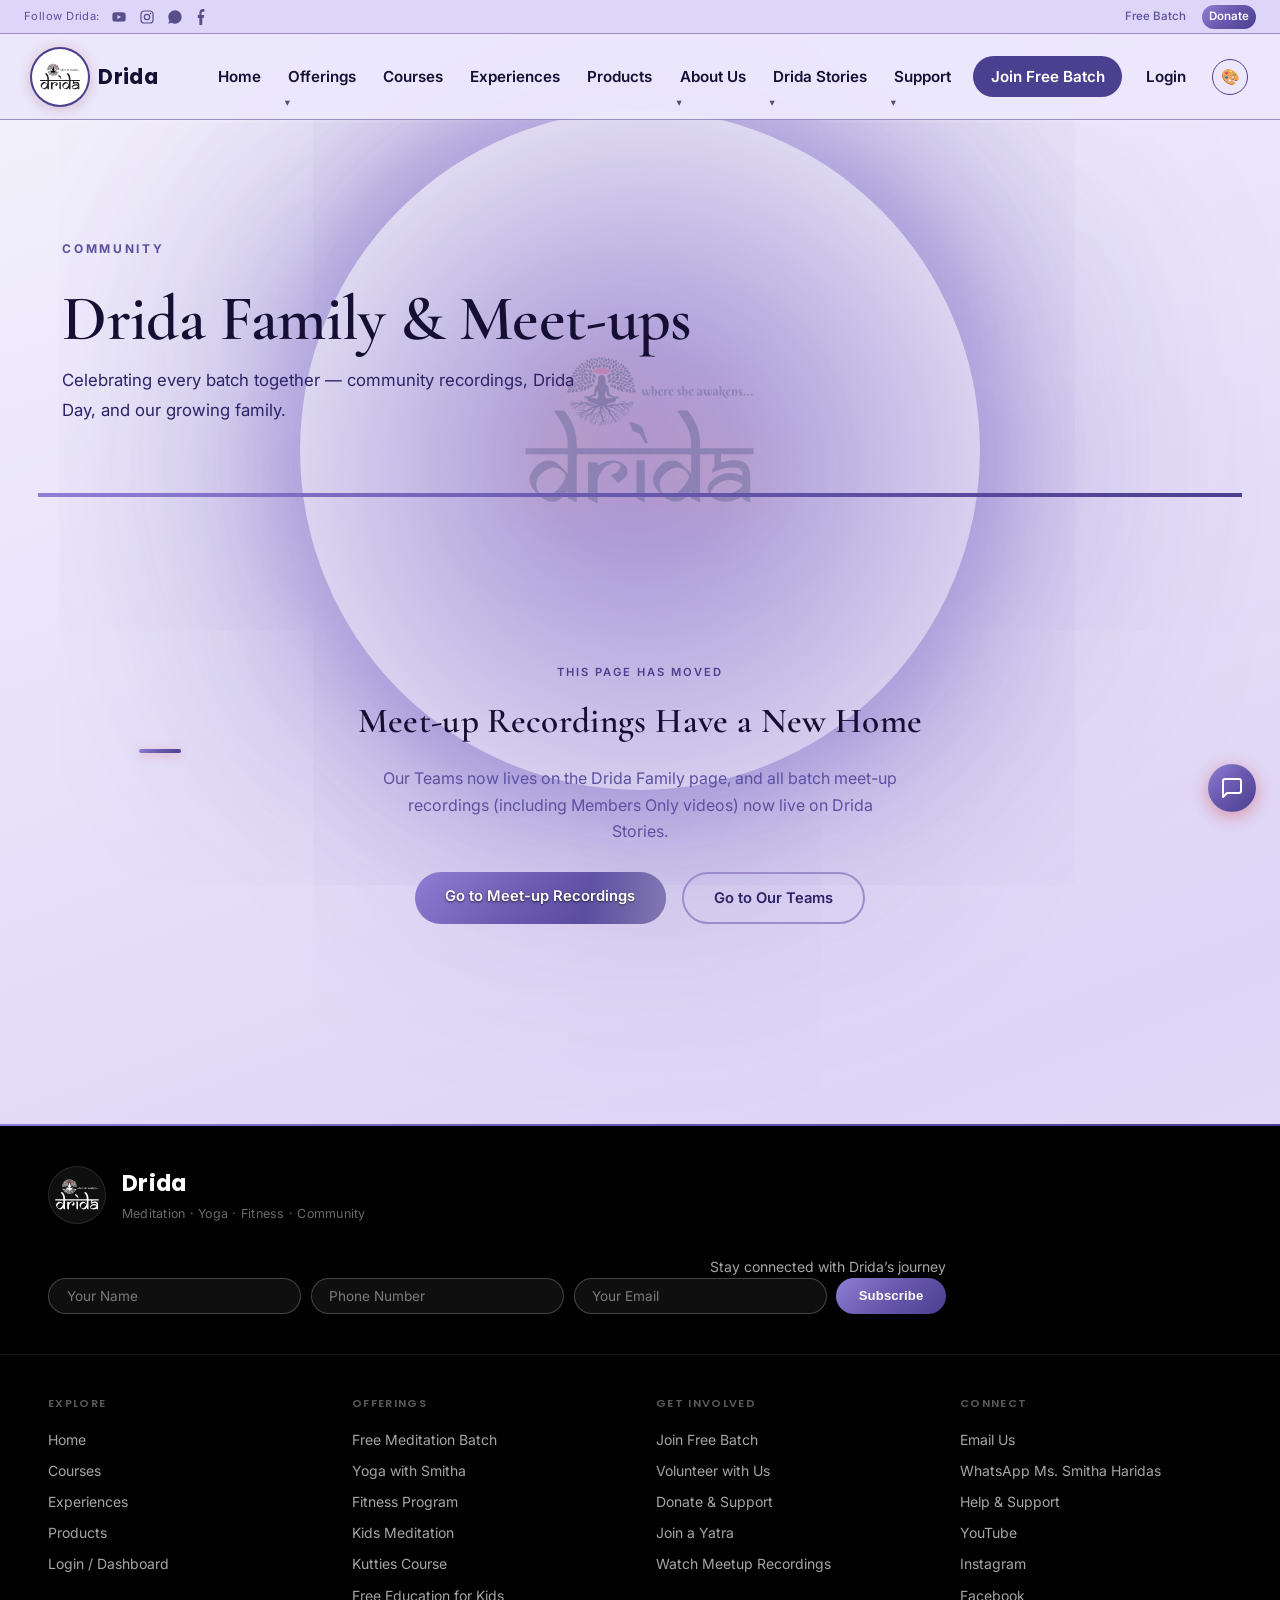
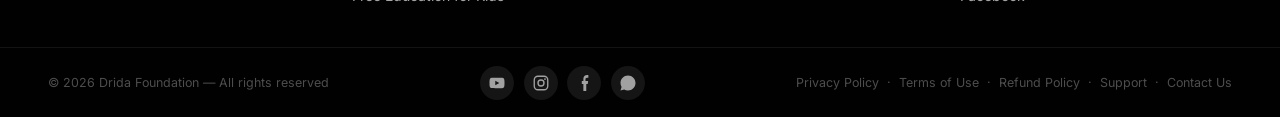
<file: meetups.html>
<!DOCTYPE html>
<html lang="en">
<head>
  <meta charset="UTF-8">
  <meta name="viewport" content="width=device-width, initial-scale=1.0">
  <title>Batch Meet-ups — Drida</title>
  <meta name="description" content="Join Drida's community batch meet-ups and group sessions. Watch recordings, connect with the Drida family, and follow your wellness journey together.">
  <meta property="og:type" content="website">
  <meta property="og:site_name" content="Drida">
  <meta property="og:title" content="Batch Meet-ups — Drida Community">
  <meta property="og:description" content="Join Drida's community batch meet-ups and group sessions. Watch recordings, connect with the Drida family, and follow your wellness journey together.">
  <meta property="og:image" content="https://drida.org/drida_logo.png">
  <meta property="og:url" content="https://drida.org/meetups.html">
  <meta name="twitter:card" content="summary">
  <meta name="twitter:title" content="Batch Meet-ups — Drida Community">
  <meta name="twitter:description" content="Join Drida's community batch meet-ups and group sessions. Watch recordings, connect with the Drida family, and follow your wellness journey together.">
  <meta name="twitter:image" content="https://drida.org/drida_logo.png">
  <script>!function(){var m=localStorage.getItem("drida-theme-mode");var mode=(m==="light"||m==="dark")?m:(window.matchMedia&&matchMedia('(prefers-color-scheme: dark)').matches?"dark":"light");document.documentElement.setAttribute("data-theme", mode==="dark"?"indigo-dark":"indigo")}()</script>
  <link rel="stylesheet" href="style.css?v=63">
  <style>
    /* This page's content has moved to about.html (Our Teams) and
       stories.html (meet-up recordings) — no page-specific styling
       needed here anymore. */
  </style>
</head>
<body>  <header>
    <div class="logo-float-bubble" aria-hidden="true">
    <img src="drida_logo.svg" alt="">
  </div>
  <!-- Secondary topstrip: social icons + quick links above main nav (mirrors Isha website) -->
  <div class="topstrip">
    <span class="topstrip-label">Follow Drida:</span>
    <a href="https://youtube.com/@drida_life" target="_blank" rel="noopener noreferrer" class="topstrip-icon" aria-label="YouTube">
      <svg viewBox="0 0 24 24" width="16" height="16" fill="currentColor" aria-hidden="true"><path d="M21.8 8s-.2-1.4-.8-2c-.8-.8-1.6-.8-2-.9C16.5 5 12 5 12 5s-4.5 0-7 .1c-.4.1-1.2.1-2 .9-.6.6-.8 2-.8 2S2 9.6 2 11.2v1.5c0 1.6.2 3.2.2 3.2s.2 1.4.8 2c.8.8 1.8.8 2.3.9C6.9 19 12 19 12 19s4.5 0 7-.1c.4-.1 1.2-.1 2-.9.6-.6.8-2 .8-2S22 14.4 22 12.8v-1.5C22 9.6 21.8 8 21.8 8zM9.7 15V9l5.4 3-5.4 3z"/></svg>
    </a>
    <a href="https://www.instagram.com/d_r_i_d_a_/" target="_blank" rel="noopener noreferrer" class="topstrip-icon" aria-label="Instagram">
      <svg viewBox="0 0 24 24" width="16" height="16" fill="none" stroke="currentColor" stroke-width="1.8" aria-hidden="true"><rect x="3" y="3" width="18" height="18" rx="5"/><circle cx="12" cy="12" r="4"/><circle cx="17.3" cy="6.7" r="1.2" fill="currentColor" stroke="none"/></svg>
    </a>
    <a href="https://wa.me/918075471581" target="_blank" rel="noopener noreferrer" class="topstrip-icon" aria-label="WhatsApp">
      <svg viewBox="0 0 24 24" width="16" height="16" fill="currentColor" aria-hidden="true"><path d="M17.5 14.4c-.3-.1-1.7-.8-1.9-.9-.2-.1-.4-.1-.6.1-.2.2-.7.9-.8 1-.2.2-.3.2-.6.1-.3-.1-1.2-.5-2.4-1.4-.9-.8-1.5-1.7-1.6-2-.2-.3 0-.5.1-.6.1-.1.3-.3.4-.5.1-.2.2-.3.3-.5 0-.2 0-.4-.1-.5-.1-.2-.6-1.4-.8-1.9-.2-.5-.4-.4-.6-.4h-.5c-.2 0-.5.1-.7.3-.2.2-.9.9-.9 2.2 0 1.3 1 2.6 1.1 2.8.1.2 1.9 2.9 4.6 4.1.6.3 1.1.4 1.5.5.6.2 1.2.2 1.6.1.5-.1 1.7-.7 1.9-1.3.2-.7.2-1.2.2-1.3 0-.1-.2-.2-.5-.3zM12 2C6.5 2 2 6.5 2 12c0 1.9.5 3.7 1.4 5.3L2 22l4.9-1.3A10 10 0 0 0 12 22c5.5 0 10-4.5 10-10S17.5 2 12 2z"/></svg>
    </a>
    <a href="https://www.facebook.com/profile.php?id=61579257953722" target="_blank" rel="noopener noreferrer" class="topstrip-icon" aria-label="Facebook">
      <svg viewBox="0 0 320 512" width="10" height="16" fill="currentColor" aria-hidden="true"><path d="M279.14 288l14.22-92.66h-86.36v-59.5c0-25.35 12.42-50.06 52.24-50.06h40.42V6.26S293.5 0 261.16 0c-73.22 0-121.08 44.38-121.08 124.72v70.62H89.69V288h50.39v224h92.61V288z"/></svg>
    </a>
    <span class="topstrip-sep"></span>
    <a href="courses.html#course-batch16" class="topstrip-link">Free Batch</a>
    <a href="mailto:drida4u@gmail.com?subject=I'd like to support Drida" class="topstrip-link topstrip-donate">Donate</a>
  </div>

    <div class="topbar">
      <div class="brand">
        <span class="logo-badge"><img src="drida_logo.svg" alt="Drida logo" class="logo"></span>
        <span class="brand-name">Drida</span>
      </div>
      <nav>
        <a href="index.html">Home</a>
        <div class="nav-dropdown">
          <a href="offerings.html" class="nav-parent">Offerings</a>
          <div class="nav-submenu">
            <a href="offerings.html#meditation">Meditation</a>
            <a href="offerings.html#yoga">Yoga</a>
            <a href="offerings.html#fitness">Fitness</a>
            <a href="offerings.html#diet">Diet &amp; Nutrition</a>
          </div>
        </div>
        <a href="courses.html">Courses</a>
        <a href="trips.html">Experiences</a>
        <a href="products.html">Products</a>
        <div class="nav-dropdown">
          <a href="about.html" class="nav-parent">About Us</a>
          <div class="nav-submenu">
            <a href="about.html">Drida Family</a>
            <a href="about.html#team">Our Teams</a>
          </div>
        </div>
        <div class="nav-dropdown">
          <a href="stories.html" class="nav-parent">Drida Stories</a>
          <div class="nav-submenu">
            <a href="stories.html">Member Stories</a>
            <a href="stories.html#recordings">Meetup Recordings</a>
          </div>
        </div>
        <div class="nav-dropdown">
          <a href="support.html" class="nav-parent">Support</a>
          <div class="nav-submenu">
            <a href="support.html#contact">Contact Us</a>
            <a href="support.html#faq">FAQs</a>
            <a href="support.html#help">Help</a>
          </div>
        </div>
        <a class="nav-cta-pill" href="courses.html#course-batch16">Join Free Batch</a>
        <a href="/dashboard/">Login</a>
      </nav>
      <button id="theme-toggle" type="button" aria-label="Toggle theme"></button>
    </div>
  </header>

  <div class="hero">
    <span class="hero-kicker">Community</span>
    <h1>Drida Family &amp; Meet-ups</h1>
    <p>Celebrating every batch together — community recordings, Drida Day, and our growing family.</p>
  </div>

  <main>
    <!-- This page has been retired: "Our Teams" now lives on about.html,
         and all meet-up recordings + Members Only videos now live on
         stories.html#recordings. This file is kept only so old bookmarks
         / shared links don't 404 — it's no longer linked from the nav. -->
    <section style="text-align:center;padding:clamp(3.5rem,7vw,5.5rem) clamp(1.5rem,6vw,5rem);">
      <span class="section-tag">This page has moved</span>
      <h2>Meet-up Recordings Have a New Home</h2>
      <p style="color:var(--muted);max-width:520px;margin:0.75rem auto 1.75rem;">Our Teams now lives on the Drida Family page, and all batch meet-up recordings (including Members Only videos) now live on Drida Stories.</p>
      <div style="display:flex;gap:1rem;justify-content:center;flex-wrap:wrap;">
        <a class="btn-terra" href="stories.html#recordings">Go to Meet-up Recordings</a>
        <a class="btn-outline" href="about.html#team">Go to Our Teams</a>
      </div>
    </section>
  </main>

  <footer class="site-footer">

    <!-- Top: logo + tagline + subscribe CTA -->
    <div class="footer-top">
      <div class="footer-brand">
        <span class="footer-logo-wrap"><img src="drida_logo_white.svg" alt="Drida" width="50" height="50"></span>
        <div>
          <span class="footer-brand-name">Drida</span>
          <p class="footer-tagline">Meditation &middot; Yoga &middot; Fitness &middot; Community</p>
        </div>
      </div>
      <form class="footer-newsletter-form" id="newsletter-form">
        <p>Stay connected with Drida&rsquo;s journey</p>
        <div class="footer-newsletter-fields">
          <input type="text" name="name" placeholder="Your Name" required>
          <input type="tel" name="phone" placeholder="Phone Number" required pattern="[0-9+\-\s]{7,15}">
          <input type="email" name="email" placeholder="Your Email" required>
          <button type="submit" class="footer-subscribe-btn">Subscribe</button>
        </div>
      </form>
    </div>

    <!-- Columns -->
    <div class="footer-cols">
      <div class="footer-col">
        <h4>Explore</h4>
        <ul>
          <li><a href="index.html">Home</a></li>
          <li><a href="courses.html">Courses</a></li>
          <li><a href="trips.html">Experiences</a></li>
          <li><a href="products.html">Products</a></li>
          <li><a href="/dashboard/">Login / Dashboard</a></li>
        </ul>
      </div>
      <div class="footer-col">
        <h4>Offerings</h4>
        <ul>
          <li><a href="courses.html#course-batch16">Free Meditation Batch</a></li>
          <li><a href="courses.html#course-yoga-with-smitha">Yoga with Smitha</a></li>
          <li><a href="courses.html#course-fitness">Fitness Program</a></li>
          <li><a href="courses.html#course-kids-meditation">Kids Meditation</a></li>
          <li><a href="courses.html#course-kutties">Kutties Course</a></li>
          <li><a href="index.html#impact">Free Education for Kids</a></li>
        </ul>
      </div>
      <div class="footer-col">
        <h4>Get Involved</h4>
        <ul>
          <li><a href="courses.html#course-batch16">Join Free Batch</a></li>
          <li><a href="mailto:drida4u@gmail.com?subject=I'd like to volunteer with Drida">Volunteer with Us</a></li>
          <li><a href="mailto:drida4u@gmail.com?subject=I'd like to support Drida">Donate &amp; Support</a></li>
          <li><a href="trips.html">Join a Yatra</a></li>
          <li><a href="stories.html#recordings">Watch Meetup Recordings</a></li>
        </ul>
      </div>
      <div class="footer-col">
        <h4>Connect</h4>
        <ul>
          <li><a href="mailto:drida4u@gmail.com">Email Us</a></li>
          <li><a href="https://wa.me/918075471581" target="_blank" rel="noopener noreferrer">WhatsApp Ms. Smitha Haridas</a></li>
          <li><a href="support.html">Help &amp; Support</a></li>
          <li><a href="https://youtube.com/@drida_life" target="_blank" rel="noopener noreferrer">YouTube</a></li>
          <li><a href="https://www.instagram.com/d_r_i_d_a_/" target="_blank" rel="noopener noreferrer">Instagram</a></li>
          <li><a href="https://www.facebook.com/profile.php?id=61579257953722" target="_blank" rel="noopener noreferrer">Facebook</a></li>
        </ul>
      </div>
    </div>

    <!-- Bottom bar: copyright + social icons -->
    <div class="footer-bottom">
      <p class="footer-copy">&copy; <span id="year"></span> Drida Foundation &mdash; All rights reserved</p>
      <div class="footer-social">
        <a href="https://youtube.com/@drida_life" target="_blank" rel="noopener noreferrer" aria-label="YouTube">
          <svg viewBox="0 0 24 24" width="18" height="18" fill="currentColor" aria-hidden="true"><path d="M21.8 8s-.2-1.4-.8-2c-.8-.8-1.6-.8-2-.9C16.5 5 12 5 12 5s-4.5 0-7 .1c-.4.1-1.2.1-2 .9-.6.6-.8 2-.8 2S2 9.6 2 11.2v1.5c0 1.6.2 3.2.2 3.2s.2 1.4.8 2c.8.8 1.8.8 2.3.9C6.9 19 12 19 12 19s4.5 0 7-.1c.4-.1 1.2-.1 2-.9.6-.6.8-2 .8-2S22 14.4 22 12.8v-1.5C22 9.6 21.8 8 21.8 8zM9.7 15V9l5.4 3-5.4 3z"/></svg>
        </a>
        <a href="https://www.instagram.com/d_r_i_d_a_/" target="_blank" rel="noopener noreferrer" aria-label="Instagram">
          <svg viewBox="0 0 24 24" width="18" height="18" fill="none" stroke="currentColor" stroke-width="1.8" aria-hidden="true"><rect x="3" y="3" width="18" height="18" rx="5"/><circle cx="12" cy="12" r="4"/><circle cx="17.3" cy="6.7" r="1.2" fill="currentColor" stroke="none"/></svg>
        </a>
        <a href="https://www.facebook.com/profile.php?id=61579257953722" target="_blank" rel="noopener noreferrer" aria-label="Facebook">
          <svg viewBox="0 0 320 512" width="10" height="18" fill="currentColor" aria-hidden="true"><path d="M279.14 288l14.22-92.66h-86.36v-59.5c0-25.35 12.42-50.06 52.24-50.06h40.42V6.26S293.5 0 261.16 0c-73.22 0-121.08 44.38-121.08 124.72v70.62H89.69V288h50.39v224h92.61V288z"/></svg>
        </a>
        <a href="https://wa.me/918075471581" target="_blank" rel="noopener noreferrer" aria-label="WhatsApp">
          <svg viewBox="0 0 24 24" width="18" height="18" fill="currentColor" aria-hidden="true"><path d="M17.5 14.4c-.3-.1-1.7-.8-1.9-.9-.2-.1-.4-.1-.6.1-.2.2-.7.9-.8 1-.2.2-.3.2-.6.1-.3-.1-1.2-.5-2.4-1.4-.9-.8-1.5-1.7-1.6-2-.2-.3 0-.5.1-.6.1-.1.3-.3.4-.5.1-.2.2-.3.3-.5 0-.2 0-.4-.1-.5-.1-.2-.6-1.4-.8-1.9-.2-.5-.4-.4-.6-.4h-.5c-.2 0-.5.1-.7.3-.2.2-.9.9-.9 2.2 0 1.3 1 2.6 1.1 2.8.1.2 1.9 2.9 4.6 4.1.6.3 1.1.4 1.5.5.6.2 1.2.2 1.6.1.5-.1 1.7-.7 1.9-1.3.2-.7.2-1.2.2-1.3 0-.1-.2-.2-.5-.3zM12 2C6.5 2 2 6.5 2 12c0 1.9.5 3.7 1.4 5.3L2 22l4.9-1.3A10 10 0 0 0 12 22c5.5 0 10-4.5 10-10S17.5 2 12 2z"/></svg>
        </a>
      </div>
      <p class="footer-legal">
        <a href="privacy-policy.html">Privacy Policy</a>
        &nbsp;&middot;&nbsp;
        <a href="privacy-policy.html#terms">Terms of Use</a>
        &nbsp;&middot;&nbsp;
        <a href="privacy-policy.html#refund">Refund Policy</a>
        &nbsp;&middot;&nbsp;
        <a href="support.html">Support</a>
        &nbsp;&middot;&nbsp;
        <a href="mailto:drida4u@gmail.com">Contact Us</a>
      </p>
    </div>

  </footer>

  <script src="auth-nav.js"></script>
  <script src="script.js?v=13"></script>
  <script src="drida-effects.js?v=1"></script>
</body>
</html>
</file>
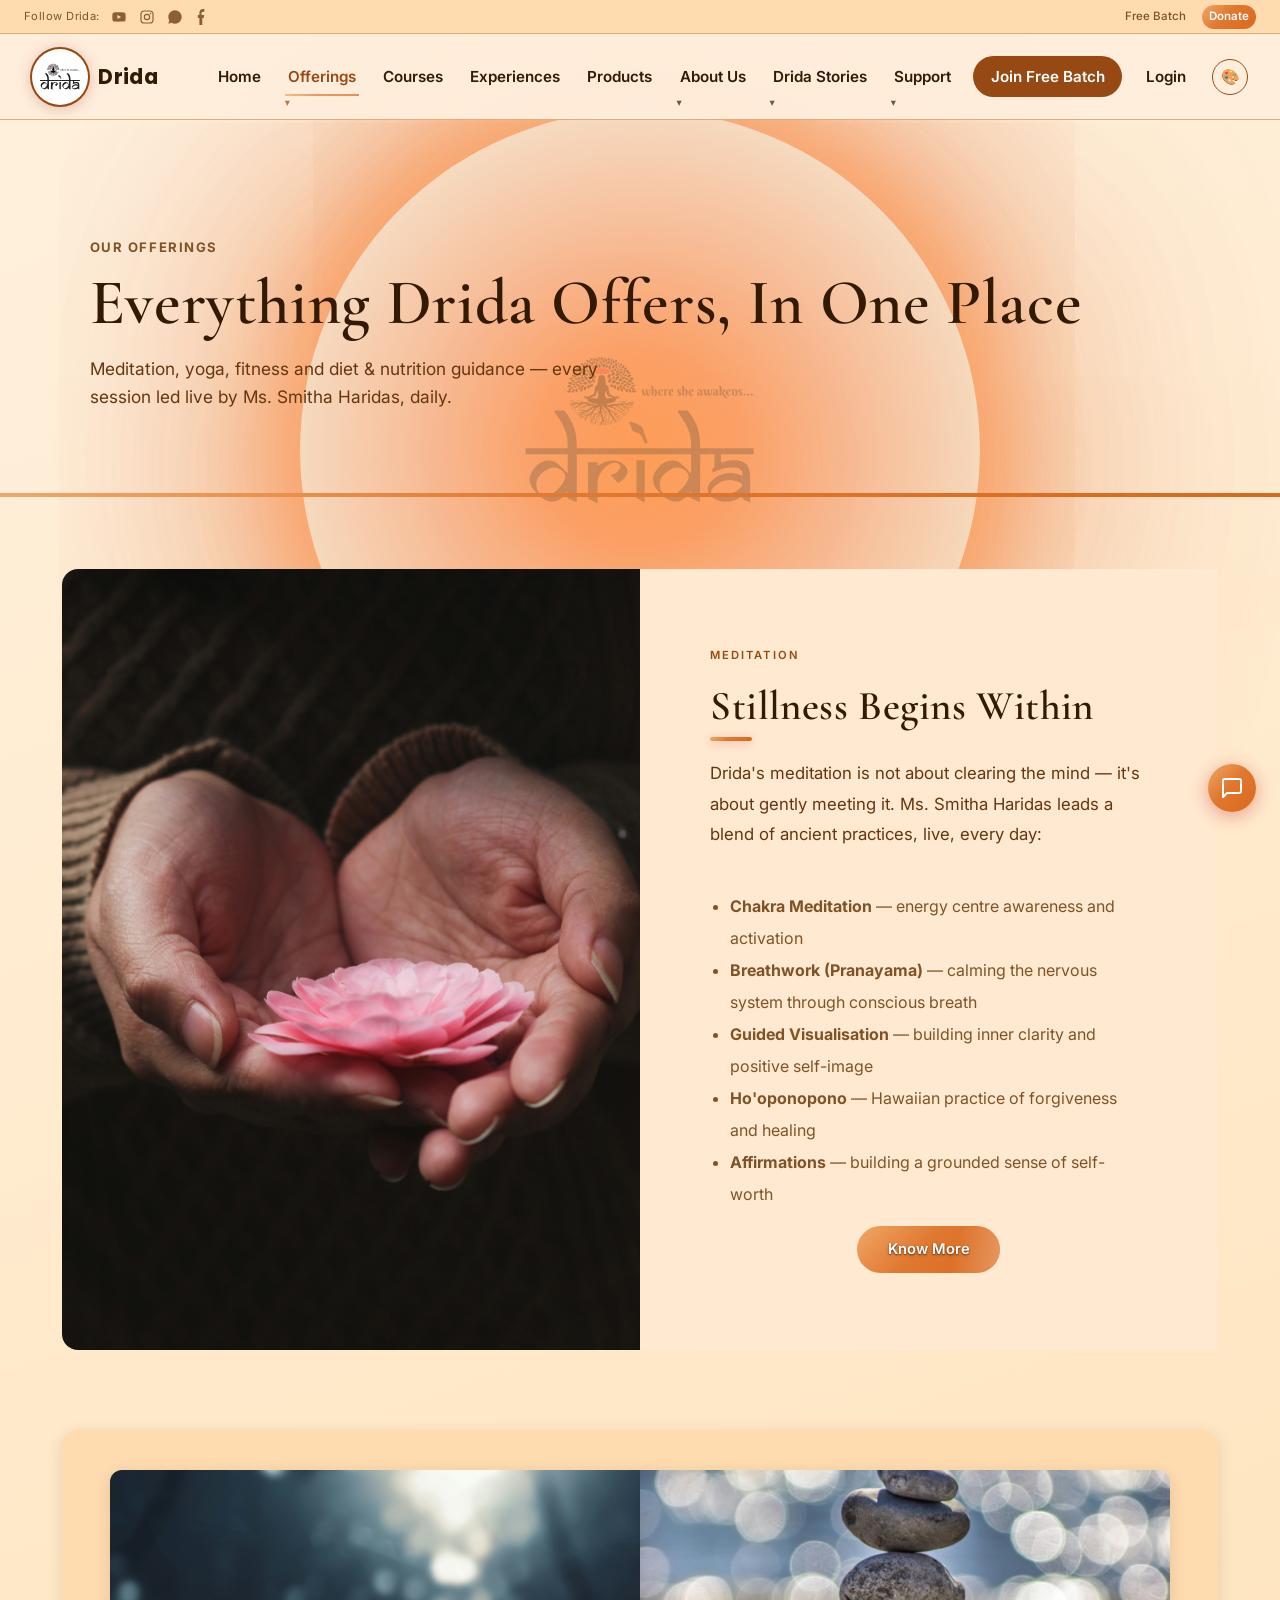
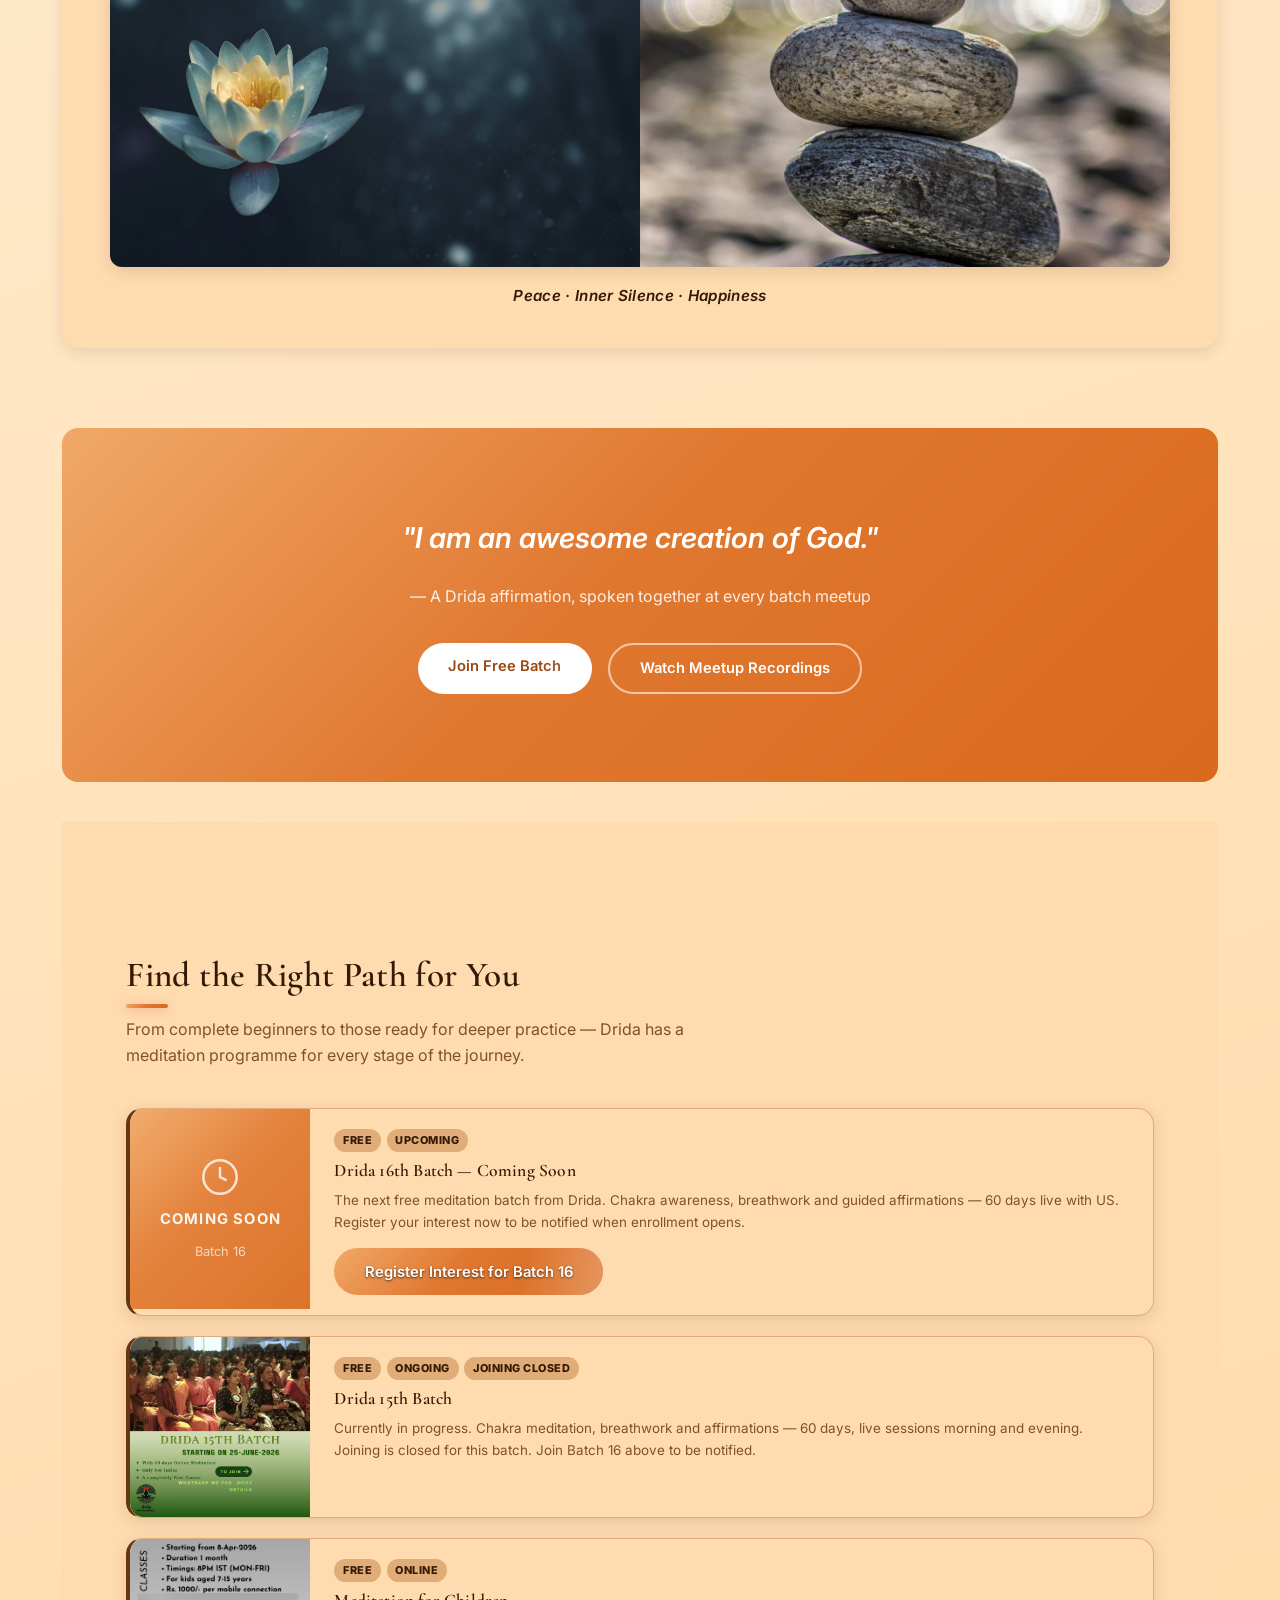
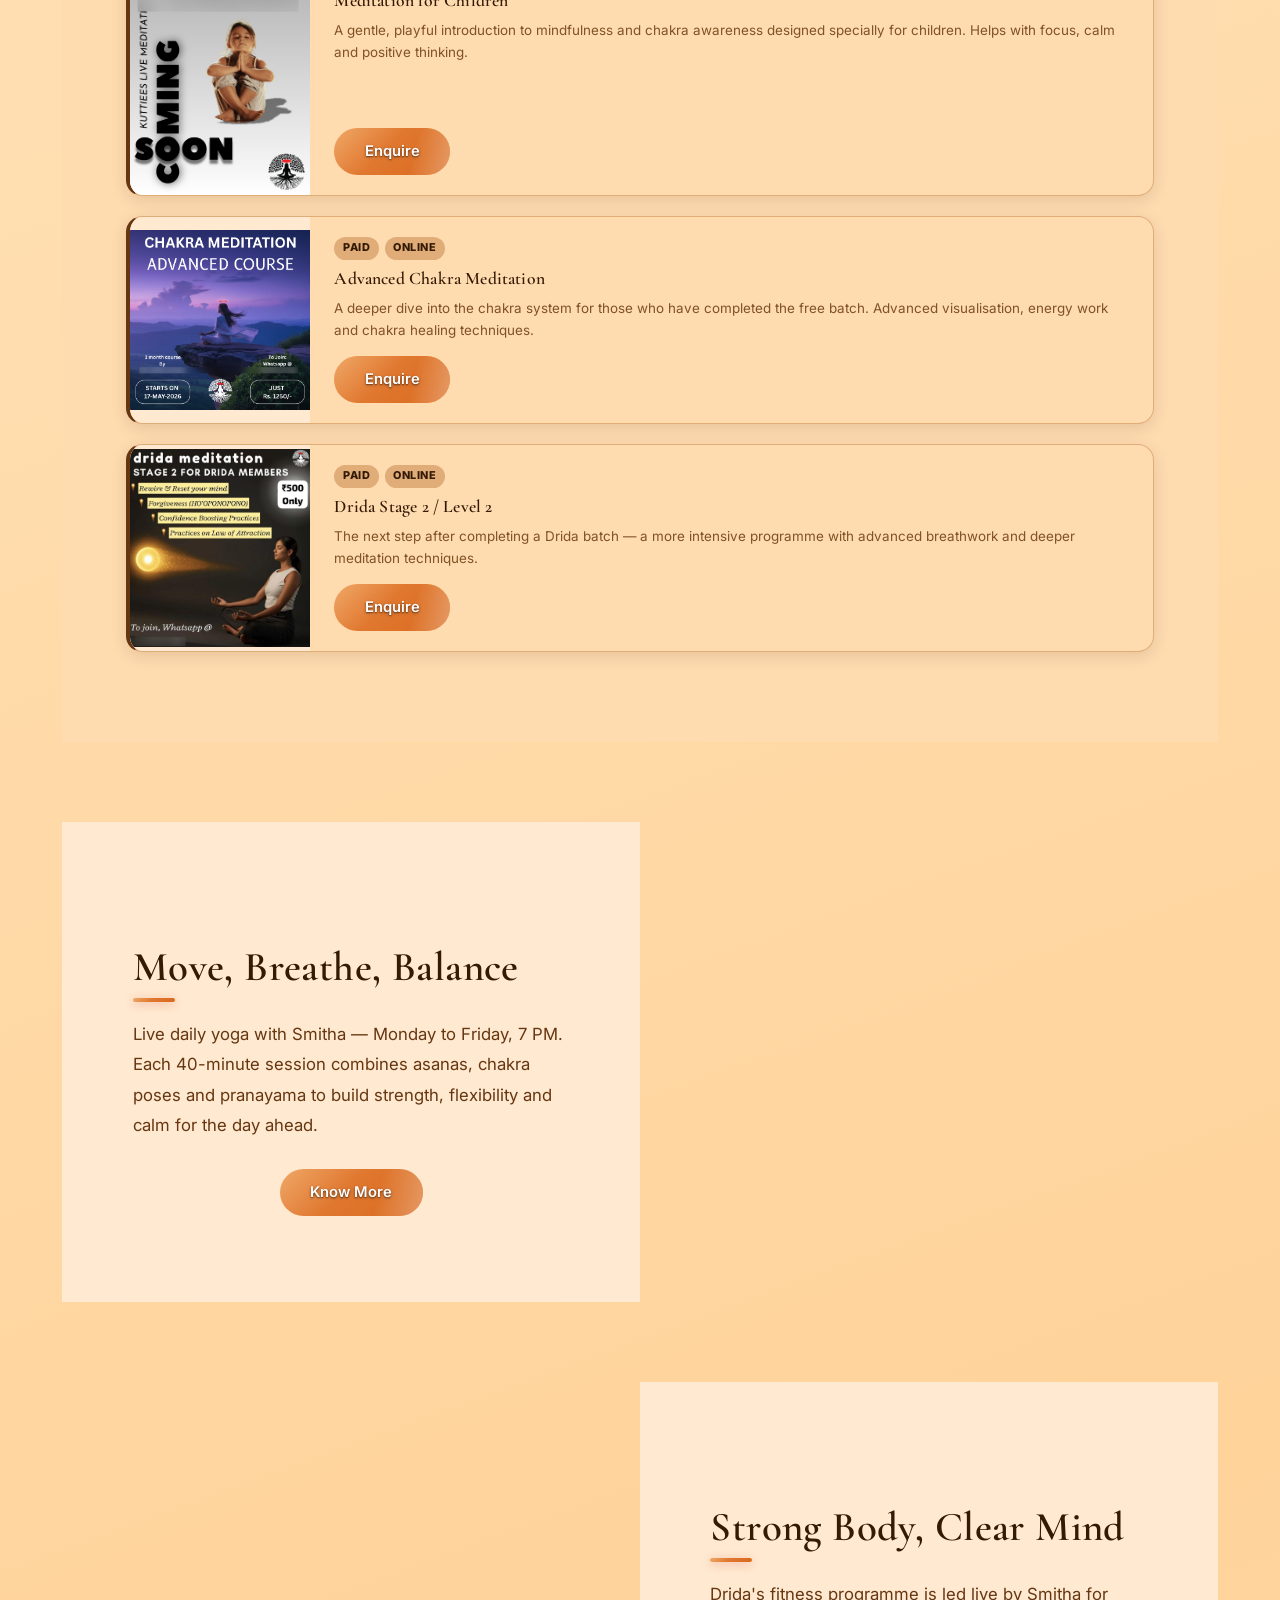
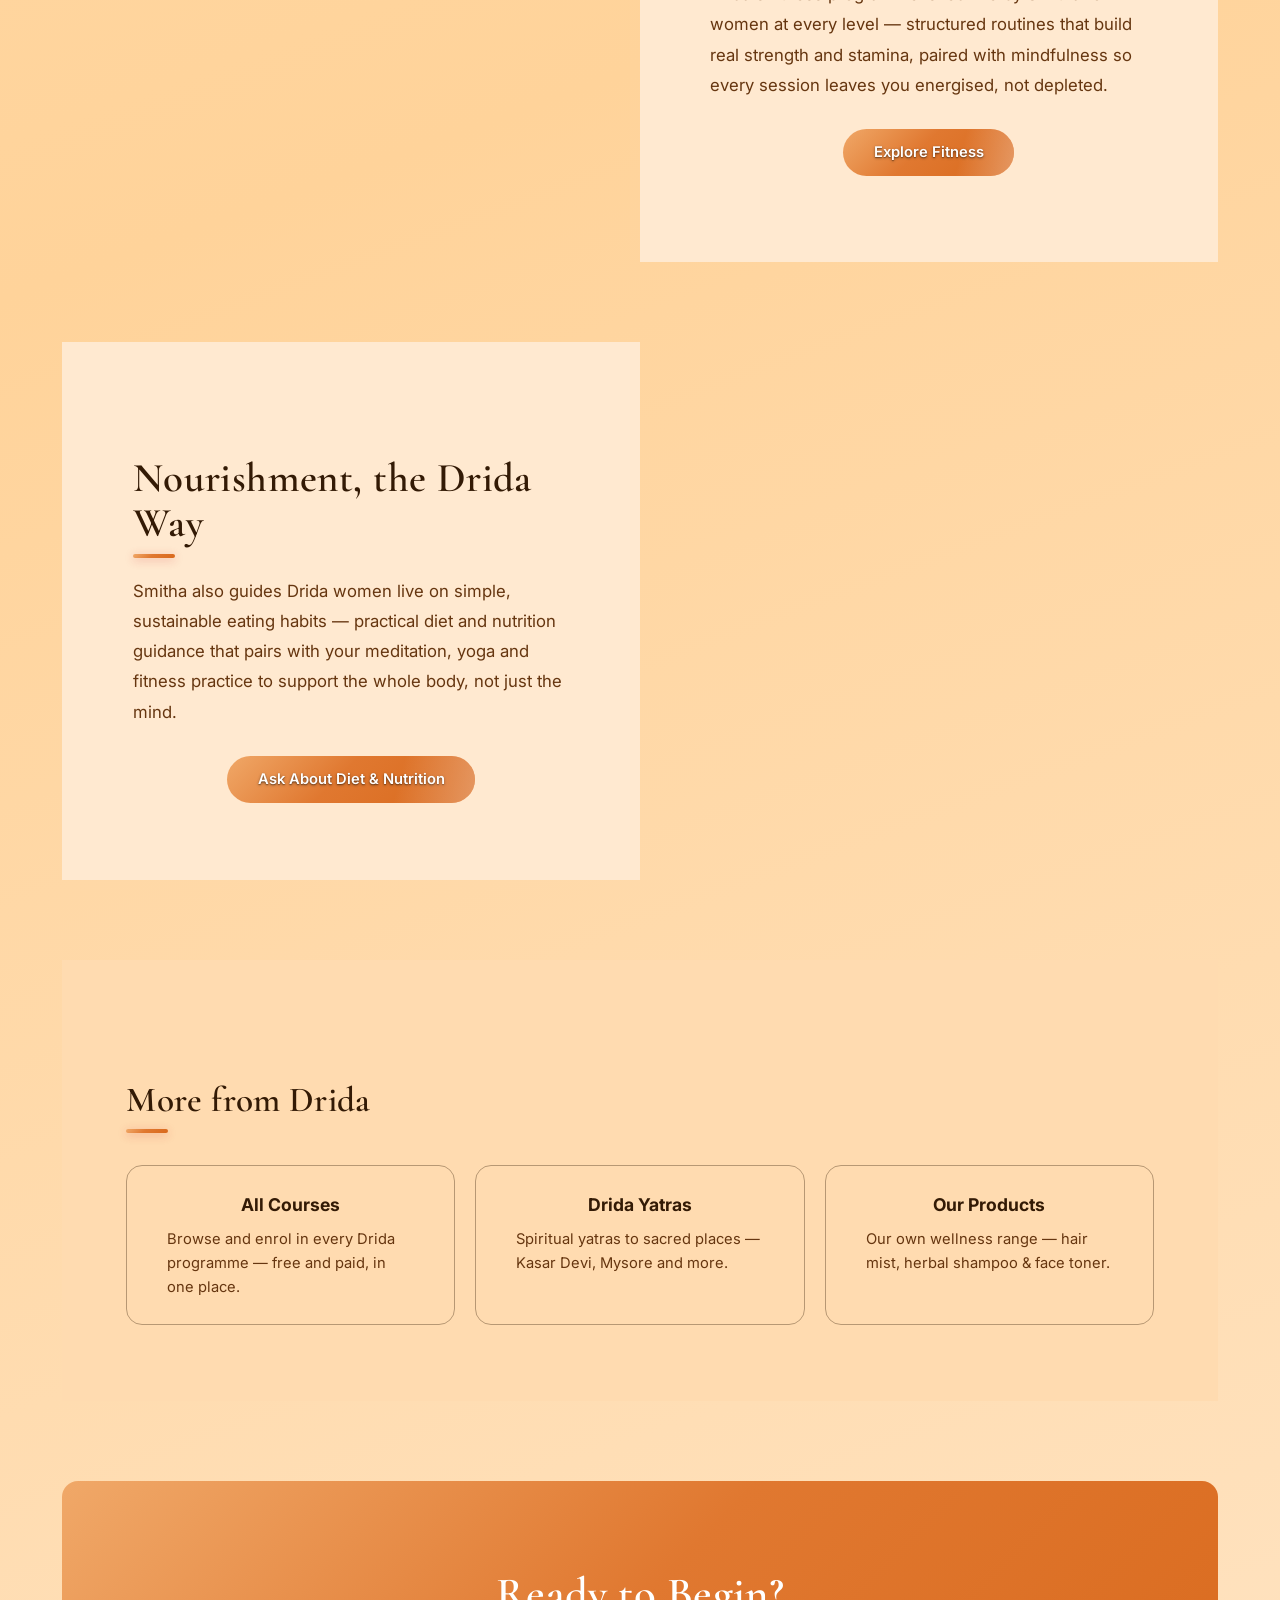
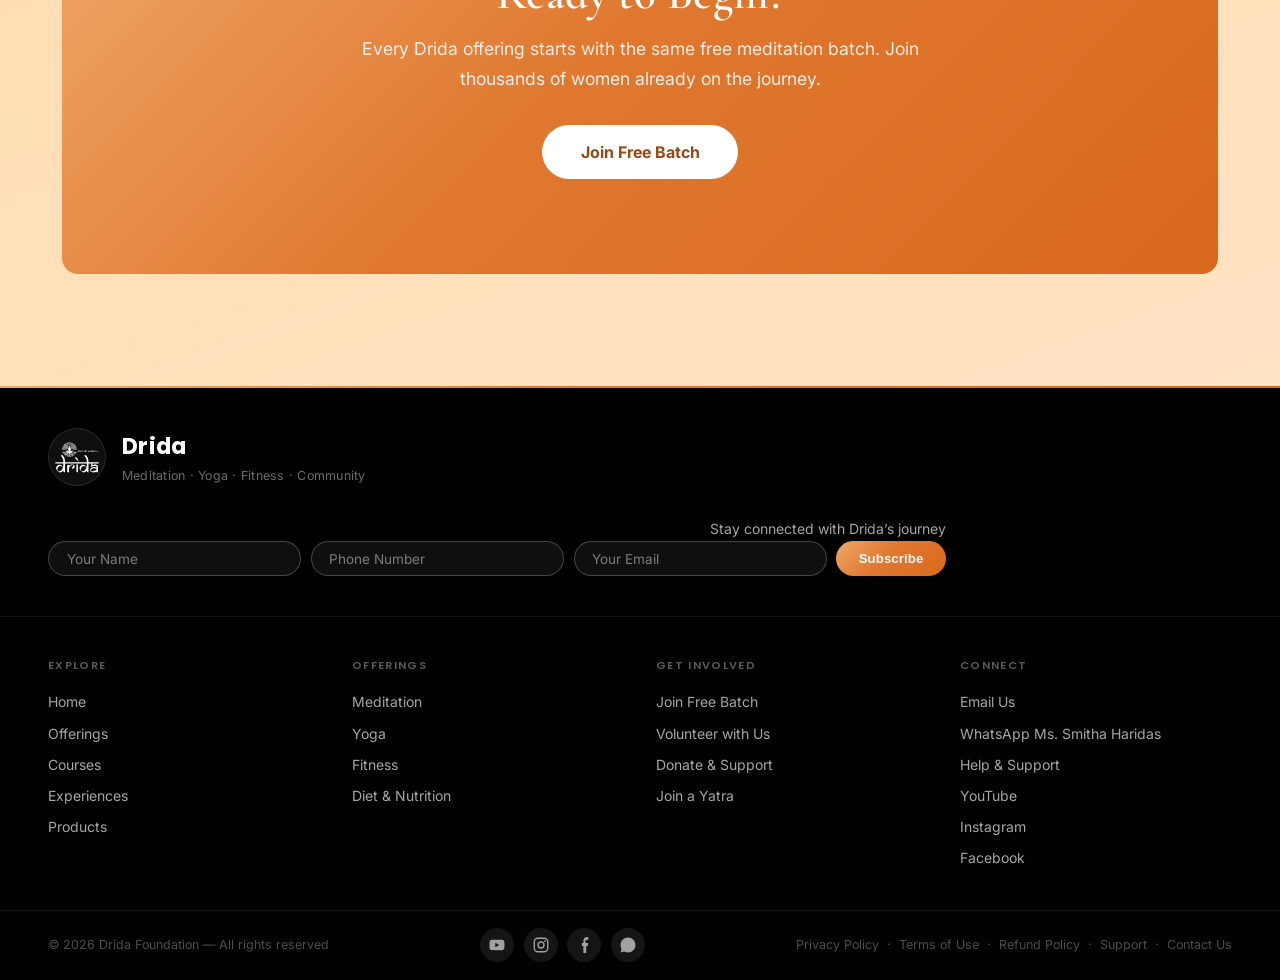
<file: offerings.html>
<!DOCTYPE html>
<html lang="en">
<head>
  <meta charset="UTF-8">
  <meta name="viewport" content="width=device-width, initial-scale=1.0">
  <title>Our Offerings — Drida</title>
  <meta name="description" content="Meditation, yoga, fitness and diet &amp; nutrition — all led live, daily, by Ms. Smitha Haridas. Explore everything Drida offers women in one place.">
  <meta property="og:type" content="website">
  <meta property="og:site_name" content="Drida">
  <meta property="og:title" content="Our Offerings — Drida">
  <meta property="og:description" content="Meditation, yoga, fitness and diet &amp; nutrition — all led live, daily, by Ms. Smitha Haridas.">
  <meta property="og:image" content="https://drida.org/drida_logo.png">
  <meta property="og:url" content="https://drida.org/offerings.html">
  <meta name="twitter:card" content="summary">
  <meta name="twitter:title" content="Our Offerings — Drida">
  <meta name="twitter:description" content="Meditation, yoga, fitness and diet &amp; nutrition — all led live, daily, by Ms. Smitha Haridas.">
  <meta name="twitter:image" content="https://drida.org/drida_logo.png">
  <script>!function(){var m=localStorage.getItem("drida-theme-mode");var mode=(m==="light"||m==="dark")?m:(window.matchMedia&&matchMedia('(prefers-color-scheme: dark)').matches?"dark":"light");document.documentElement.setAttribute("data-theme", mode==="dark"?"orange-dark":"orange")}()</script>
  <link rel="stylesheet" href="style.css?v=63">
  <style>
    /* Keep content sections visible immediately rather than depending on the
       scroll-triggered reveal script (this caused a blank-gap bug on
       about.html — avoiding the same issue here on a brand-new page). */
    main section { opacity: 1 !important; transform: none !important; }
    /* Breathing room between opaque blocks — plain transparent margin so
       the fixed Drida watermark can show through naturally, same treatment
       as about.html. No decoration added here. Page-scoped since
       .program-block is shared site-wide (no instance here is the last
       section on the page, so this is safe to apply to all of them). */
    .program-block { margin-bottom: clamp(2.5rem, 7vw, 5rem); }
    /* Single combined visual — the two photos sit edge-to-edge with no
       gap, so they read as one wide picture rather than two separate
       cards, rounded only on the outer corners. */
    /* Outer wrapper handles the viewport-edge spacing; the visible card
       itself (rounded, shadowed) has no padding of its own, so the two
       photos sit flush against its edges — no empty side panels. */
    .med-mini-gallery-wrap {
      /* No max-width cap — spans the same content width as the program
         photo section above and the quote band below, instead of looking
         like a narrower, oddly-inserted card. */
      margin: 0 auto clamp(2.5rem, 7vw, 5rem);
      padding: clamp(1.5rem, 4vw, 2.5rem) clamp(1.5rem, 6vw, 3rem);
      background: var(--paper-alt);
      border-radius: 16px;
      box-shadow: var(--shadow);
    }
    .med-mini-gallery {
      display: grid;
      grid-template-columns: 1fr 1fr;
      gap: 0;
      border-radius: 12px;
      overflow: hidden;
      box-shadow: var(--shadow);
    }
    .med-mini-gallery figure {
      margin: 0;
      aspect-ratio: 4 / 3;
    }
    .med-mini-gallery img { width: 100%; height: 100%; object-fit: cover; display: block; }
    .med-mini-gallery-caption {
      text-align: center;
      color: var(--ink);
      font-weight: 600;
      font-style: italic;
      font-size: 0.95rem;
      letter-spacing: 0.02em;
      margin: 1rem 0 0;
    }
    @media (max-width: 640px) {
      .med-mini-gallery { grid-template-columns: 1fr; }
    }
  </style>
</head>
<body>  <header>
    <div class="logo-float-bubble" aria-hidden="true">
    <img src="drida_logo.svg" alt="">
  </div>
  <div class="topstrip">
    <span class="topstrip-label">Follow Drida:</span>
    <a href="https://youtube.com/@drida_life" target="_blank" rel="noopener noreferrer" class="topstrip-icon" aria-label="YouTube">
      <svg viewBox="0 0 24 24" width="16" height="16" fill="currentColor" aria-hidden="true"><path d="M21.8 8s-.2-1.4-.8-2c-.8-.8-1.6-.8-2-.9C16.5 5 12 5 12 5s-4.5 0-7 .1c-.4.1-1.2.1-2 .9-.6.6-.8 2-.8 2S2 9.6 2 11.2v1.5c0 1.6.2 3.2.2 3.2s.2 1.4.8 2c.8.8 1.8.8 2.3.9C6.9 19 12 19 12 19s4.5 0 7-.1c.4-.1 1.2-.1 2-.9.6-.6.8-2 .8-2S22 14.4 22 12.8v-1.5C22 9.6 21.8 8 21.8 8zM9.7 15V9l5.4 3-5.4 3z"/></svg>
    </a>
    <a href="https://www.instagram.com/d_r_i_d_a_/" target="_blank" rel="noopener noreferrer" class="topstrip-icon" aria-label="Instagram">
      <svg viewBox="0 0 24 24" width="16" height="16" fill="none" stroke="currentColor" stroke-width="1.8" aria-hidden="true"><rect x="3" y="3" width="18" height="18" rx="5"/><circle cx="12" cy="12" r="4"/><circle cx="17.3" cy="6.7" r="1.2" fill="currentColor" stroke="none"/></svg>
    </a>
    <a href="https://wa.me/918075471581" target="_blank" rel="noopener noreferrer" class="topstrip-icon" aria-label="WhatsApp">
      <svg viewBox="0 0 24 24" width="16" height="16" fill="currentColor" aria-hidden="true"><path d="M17.5 14.4c-.3-.1-1.7-.8-1.9-.9-.2-.1-.4-.1-.6.1-.2.2-.7.9-.8 1-.2.2-.3.2-.6.1-.3-.1-1.2-.5-2.4-1.4-.9-.8-1.5-1.7-1.6-2-.2-.3 0-.5.1-.6.1-.1.3-.3.4-.5.1-.2.2-.3.3-.5 0-.2 0-.4-.1-.5-.1-.2-.6-1.4-.8-1.9-.2-.5-.4-.4-.6-.4h-.5c-.2 0-.5.1-.7.3-.2.2-.9.9-.9 2.2 0 1.3 1 2.6 1.1 2.8.1.2 1.9 2.9 4.6 4.1.6.3 1.1.4 1.5.5.6.2 1.2.2 1.6.1.5-.1 1.7-.7 1.9-1.3.2-.7.2-1.2.2-1.3 0-.1-.2-.2-.5-.3zM12 2C6.5 2 2 6.5 2 12c0 1.9.5 3.7 1.4 5.3L2 22l4.9-1.3A10 10 0 0 0 12 22c5.5 0 10-4.5 10-10S17.5 2 12 2z"/></svg>
    </a>
    <a href="https://www.facebook.com/profile.php?id=61579257953722" target="_blank" rel="noopener noreferrer" class="topstrip-icon" aria-label="Facebook">
      <svg viewBox="0 0 320 512" width="10" height="16" fill="currentColor" aria-hidden="true"><path d="M279.14 288l14.22-92.66h-86.36v-59.5c0-25.35 12.42-50.06 52.24-50.06h40.42V6.26S293.5 0 261.16 0c-73.22 0-121.08 44.38-121.08 124.72v70.62H89.69V288h50.39v224h92.61V288z"/></svg>
    </a>
    <span class="topstrip-sep"></span>
    <a href="courses.html#course-batch16" class="topstrip-link">Free Batch</a>
    <a href="mailto:drida4u@gmail.com?subject=I'd like to support Drida" class="topstrip-link topstrip-donate">Donate</a>
  </div>

    <div class="topbar">
      <div class="brand">
        <span class="logo-badge"><img src="drida_logo.svg" alt="Drida logo" class="logo"></span>
        <span class="brand-name">Drida</span>
      </div>
      <nav>
        <a href="index.html">Home</a>
        <div class="nav-dropdown active">
          <a href="offerings.html" class="nav-parent active">Offerings</a>
          <div class="nav-submenu">
            <a href="offerings.html#meditation">Meditation</a>
            <a href="offerings.html#yoga">Yoga</a>
            <a href="offerings.html#fitness">Fitness</a>
            <a href="offerings.html#diet">Diet &amp; Nutrition</a>
          </div>
        </div>
        <a href="courses.html">Courses</a>
        <a href="trips.html">Experiences</a>
        <a href="products.html">Products</a>
        <div class="nav-dropdown">
          <a href="about.html" class="nav-parent">About Us</a>
          <div class="nav-submenu">
            <a href="about.html">Drida Family</a>
            <a href="about.html#team">Our Teams</a>
          </div>
        </div>
        <div class="nav-dropdown">
          <a href="stories.html" class="nav-parent">Drida Stories</a>
          <div class="nav-submenu">
            <a href="stories.html">Member Stories</a>
            <a href="stories.html#recordings">Meetup Recordings</a>
          </div>
        </div>
        <div class="nav-dropdown">
          <a href="support.html" class="nav-parent">Support</a>
          <div class="nav-submenu">
            <a href="support.html#contact">Contact Us</a>
            <a href="support.html#faq">FAQs</a>
            <a href="support.html#help">Help</a>
          </div>
        </div>
        <a class="nav-cta-pill" href="courses.html#course-batch16">Join Free Batch</a>
        <a href="/dashboard/">Login</a>
      </nav>
      <button id="theme-toggle" type="button" aria-label="Toggle theme"></button>
    </div>

    <!-- Hero: text-forward page banner -->
    <div class="hero-page">
      <span class="hero-kicker">Our Offerings</span>
      <h1>Everything Drida Offers, In One Place</h1>
      <p>Meditation, yoga, fitness and diet &amp; nutrition guidance — every session led live by Ms. Smitha Haridas, daily.</p>
    </div>
  </header>

  <main>

    <!-- ═══ MEDITATION — full content, no click-through ═══ -->
    <section id="meditation" class="program-block">
      <div class="program-img">
        <img src="images/meditation+stillness/ester-marie-doysabas-hECwQNeR1iE-unsplash.jpg" alt="Hands cupping a flower in stillness" style="object-fit:cover;width:100%;height:100%;">
      </div>
      <div class="program-body">
        <span class="section-tag">Meditation</span>
        <h2>Stillness Begins Within</h2>
        <p>Drida's meditation is not about clearing the mind — it's about gently meeting it. Ms. Smitha Haridas leads a blend of ancient practices, live, every day:</p>
        <ul style="margin:0.75rem 0 1rem 1.2rem;color:var(--muted);line-height:2;">
          <li><strong>Chakra Meditation</strong> — energy centre awareness and activation</li>
          <li><strong>Breathwork (Pranayama)</strong> — calming the nervous system through conscious breath</li>
          <li><strong>Guided Visualisation</strong> — building inner clarity and positive self-image</li>
          <li><strong>Ho'oponopono</strong> — Hawaiian practice of forgiveness and healing</li>
          <li><strong>Affirmations</strong> — building a grounded sense of self-worth</li>
        </ul>
        <a class="btn-terra" href="courses.html#course-batch16">Know More</a>
      </div>
    </section>

    <!-- ═══ LOTUS + STONES — single combined visual ═══ -->
    <div class="med-mini-gallery-wrap">
      <div class="med-mini-gallery">
        <figure>
          <img src="images/meditation+stillness/zoltan-tasi-vHnVtLK8rCc-unsplash.jpg" alt="White lotus on dark still water" loading="lazy">
        </figure>
        <figure>
          <img src="images/meditation+stillness/deniz-altindas-t1XLQvDqt_4-unsplash.jpg" alt="Seven stones balanced with light ripples" loading="lazy">
        </figure>
      </div>
      <p class="med-mini-gallery-caption">Peace &middot; Inner Silence &middot; Happiness</p>
    </div>

    <!-- ═══ MEDITATION QUOTE / PULL ═══ -->
    <section class="band-cta-clean" style="text-align:center;">
      <blockquote style="font-size:clamp(1.3rem,2.5vw,1.8rem);font-style:italic;font-weight:600;color:#fff;max-width:700px;margin:0 auto 1.5rem;line-height:1.5;">
        "I am an awesome creation of God."
      </blockquote>
      <p style="color:rgba(255,255,255,0.82);font-size:1rem;">— A Drida affirmation, spoken together at every batch meetup</p>
      <div style="margin-top:2rem;display:flex;gap:1rem;justify-content:center;flex-wrap:wrap;">
        <a class="btn-terra" style="background:#fff;color:var(--accent);text-shadow:none;" href="courses.html#course-batch16">Join Free Batch</a>
        <a class="btn-outline" style="border-color:rgba(255,255,255,0.6);color:#fff;" href="stories.html#recordings">Watch Meetup Recordings</a>
      </div>
    </section>

    <!-- ═══ MEDITATION PROGRAMMES ═══ -->
    <section style="padding:clamp(3.5rem,7vw,6rem) clamp(1.5rem,5vw,4rem);background:var(--paper-alt);position:relative;z-index:1;margin-bottom:clamp(2.5rem, 7vw, 5rem);">
      <span class="section-tag">All Meditation Programmes</span>
      <h2 style="margin-bottom:0.5rem;">Find the Right Path for You</h2>
      <p style="color:var(--muted);max-width:580px;margin-bottom:2.5rem;">From complete beginners to those ready for deeper practice — Drida has a meditation programme for every stage of the journey.</p>
      <div class="courses-grid">

        <!-- Batch 16 — upcoming free batch -->
        <div class="course-card" id="course-batch16">
          <div class="course-poster" style="background:var(--grad);opacity:0.9;display:flex;flex-direction:column;align-items:center;justify-content:center;text-align:center;gap:0.6rem;">
            <svg viewBox="0 0 24 24" width="40" height="40" fill="none" stroke="rgba(255,255,255,0.8)" stroke-width="1.5" aria-hidden="true"><circle cx="12" cy="12" r="10"/><path d="M12 6v6l4 2"/></svg>
            <span style="color:rgba(255,255,255,0.95);font-weight:700;font-size:0.92rem;letter-spacing:0.08em;text-transform:uppercase;">Coming Soon</span>
            <span style="color:rgba(255,255,255,0.7);font-size:0.8rem;">Batch 16</span>
          </div>
          <div class="course-body">
            <div class="course-tags">
              <span class="tag tag-free">Free</span>
              <span class="tag tag-online">Upcoming</span>
            </div>
            <h3>Drida 16th Batch — Coming Soon</h3>
            <p>The next free meditation batch from Drida. Chakra awareness, breathwork and guided affirmations — 60 days live with US. Register your interest now to be notified when enrollment opens.</p>
            <a class="btn-terra" style="margin-top:0.5rem;display:inline-block;" href="https://wa.me/918075471581?text=I'd like to register interest for Drida Batch 16" target="_blank" rel="noopener noreferrer">Register Interest for Batch 16</a>
          </div>
        </div>

        <!-- Batch 15 — ongoing, joining closed -->
        <div class="course-card coming-soon" id="course-drida-15th-batch-preview">
          <img class="course-poster" src="images/course-new-drida-batch.png" alt="Drida 15th Free Batch" style="aspect-ratio:1164/1164;height:auto;">
          <div class="course-body">
            <div class="course-tags">
              <span class="tag tag-free">Free</span>
              <span class="tag tag-active">Ongoing</span>
              <span class="tag tag-soon">Joining Closed</span>
            </div>
            <h3>Drida 15th Batch</h3>
            <p>Currently in progress. Chakra meditation, breathwork and affirmations — 60 days, live sessions morning and evening. Joining is closed for this batch. Join Batch 16 above to be notified.</p>
          </div>
        </div>

        <!-- Kids Meditation -->
        <div class="course-card" id="course-kids-meditation-preview">
          <img class="course-poster" src="images/course-kutties-meditation.png" alt="Meditation for Children" style="aspect-ratio:824/1170;height:auto;">
          <div class="course-body">
            <div class="course-tags">
              <span class="tag tag-free">Free</span>
              <span class="tag tag-online">Online</span>
            </div>
            <h3>Meditation for Children</h3>
            <p>A gentle, playful introduction to mindfulness and chakra awareness designed specially for children. Helps with focus, calm and positive thinking.</p>
            <a class="btn-terra" style="margin-top:0.5rem;display:inline-block;" href="https://wa.me/918075471581?text=I'd like to enrol my child in Kids Meditation" target="_blank" rel="noopener noreferrer">Enquire</a>
          </div>
        </div>

        <!-- Advanced Chakra -->
        <div class="course-card" id="course-advanced-chakra-preview">
          <img class="course-poster" src="images/course-advanced-chakra.png" alt="Advanced Chakra Meditation" style="aspect-ratio:1162/1164;height:auto;">
          <div class="course-body">
            <div class="course-tags">
              <span class="tag tag-active">Paid</span>
              <span class="tag tag-online">Online</span>
            </div>
            <h3>Advanced Chakra Meditation</h3>
            <p>A deeper dive into the chakra system for those who have completed the free batch. Advanced visualisation, energy work and chakra healing techniques.</p>
            <a class="btn-terra" style="margin-top:0.5rem;display:inline-block;" href="https://wa.me/918075471581?text=I'm interested in Advanced Chakra Meditation" target="_blank" rel="noopener noreferrer">Enquire</a>
          </div>
        </div>

        <!-- Stage 2 -->
        <div class="course-card" id="course-stage2-preview">
          <img class="course-poster" src="images/course-drida-stage2.png" alt="Drida Stage 2" style="aspect-ratio:918/1008;height:auto;">
          <div class="course-body">
            <div class="course-tags">
              <span class="tag tag-active">Paid</span>
              <span class="tag tag-online">Online</span>
            </div>
            <h3>Drida Stage 2 / Level 2</h3>
            <p>The next step after completing a Drida batch — a more intensive programme with advanced breathwork and deeper meditation techniques.</p>
            <a class="btn-terra" style="margin-top:0.5rem;display:inline-block;" href="https://wa.me/918075471581?text=I'm interested in Drida Stage 2" target="_blank" rel="noopener noreferrer">Enquire</a>
          </div>
        </div>

      </div>
    </section>

    <!-- ═══ YOGA ═══ -->
    <section id="yoga" class="program-block prog-rev">
      <div class="program-body">
        <span class="section-tag">Yoga</span>
        <h2>Move, Breathe, Balance</h2>
        <p>Live daily yoga with Smitha — Monday to Friday, 7 PM. Each 40-minute session combines asanas, chakra poses and pranayama to build strength, flexibility and calm for the day ahead.</p>
        <a class="btn-terra" href="courses.html#course-yoga-with-smitha">Know More</a>
      </div>
      <div class="program-img">
        <img src="images/yoga-group.jpg" alt="Women practising yoga together" style="object-fit:cover;object-position:center center;width:100%;height:100%;">
      </div>
    </section>

    <!-- ═══ FITNESS ═══ -->
    <section id="fitness" class="program-block">
      <div class="program-img">
        <img src="images/fitness/emma-simpson-mNGaaLeWEp0-unsplash.jpg" alt="Woman stretching on a sunlit morning walk" style="object-fit:cover;object-position:center center;width:100%;height:100%;">
      </div>
      <div class="program-body">
        <span class="section-tag">Fitness</span>
        <h2>Strong Body, Clear Mind</h2>
        <p>Drida's fitness programme is led live by Smitha for women at every level — structured routines that build real strength and stamina, paired with mindfulness so every session leaves you energised, not depleted.</p>
        <a class="btn-terra" href="courses.html#course-fitness">Explore Fitness</a>
      </div>
    </section>

    <!-- ═══ DIET & NUTRITION ═══ -->
    <section id="diet" class="program-block prog-rev">
      <div class="program-body">
        <span class="section-tag">Diet &amp; Nutrition</span>
        <h2>Nourishment, the Drida Way</h2>
        <p>Smitha also guides Drida women live on simple, sustainable eating habits — practical diet and nutrition guidance that pairs with your meditation, yoga and fitness practice to support the whole body, not just the mind.</p>
        <a class="btn-terra" href="https://wa.me/918075471581?text=I'd like to know more about Drida's Diet %26 Nutrition guidance" target="_blank" rel="noopener noreferrer">Ask About Diet &amp; Nutrition</a>
      </div>
      <div class="program-img">
        <img src="images/diet.jpg" alt="Fresh, wholesome food for mindful eating" style="object-fit:cover;object-position:center center;width:100%;height:100%;">
      </div>
    </section>

    <!-- ═══ MORE FROM DRIDA — only pages NOT already covered on this scrolling page ═══ -->
    <section style="padding:clamp(3rem,6vw,5rem) clamp(1.5rem,5vw,4rem);background:var(--paper-alt);margin-bottom:clamp(2.5rem, 7vw, 5rem);">
      <span class="section-tag">Also Explore</span>
      <h2 style="margin-bottom:2rem;">More from Drida</h2>
      <div style="display:grid;grid-template-columns:repeat(auto-fit,minmax(240px,1fr));gap:1.25rem;">
        <a class="contact-card" href="courses.html" style="text-decoration:none;">
          <strong>All Courses</strong>
          <span>Browse and enrol in every Drida programme — free and paid, in one place.</span>
        </a>
        <a class="contact-card" href="trips.html" style="text-decoration:none;">
          <strong>Drida Yatras</strong>
          <span>Spiritual yatras to sacred places — Kasar Devi, Mysore and more.</span>
        </a>
        <a class="contact-card" href="products.html" style="text-decoration:none;">
          <strong>Our Products</strong>
          <span>Our own wellness range — hair mist, herbal shampoo &amp; face toner.</span>
        </a>
      </div>
    </section>

    <!-- ═══ CTA ═══ -->
    <section class="band-cta-clean">
      <h2>Ready to Begin?</h2>
      <p>Every Drida offering starts with the same free meditation batch. Join thousands of women already on the journey.</p>
      <a class="btn-white-pill" href="courses.html#course-batch16">Join Free Batch</a>
    </section>

  </main>

  <footer class="site-footer">
    <div class="footer-top">
      <div class="footer-brand">
        <span class="footer-logo-wrap"><img src="drida_logo_white.svg" alt="Drida" width="50" height="50"></span>
        <div>
          <span class="footer-brand-name">Drida</span>
          <p class="footer-tagline">Meditation &middot; Yoga &middot; Fitness &middot; Community</p>
        </div>
      </div>
      <form class="footer-newsletter-form" id="newsletter-form">
        <p>Stay connected with Drida&rsquo;s journey</p>
        <div class="footer-newsletter-fields">
          <input type="text" name="name" placeholder="Your Name" required>
          <input type="tel" name="phone" placeholder="Phone Number" required pattern="[0-9+\-\s]{7,15}">
          <input type="email" name="email" placeholder="Your Email" required>
          <button type="submit" class="footer-subscribe-btn">Subscribe</button>
        </div>
      </form>
    </div>
    <div class="footer-cols">
      <div class="footer-col">
        <h4>Explore</h4>
        <ul>
          <li><a href="index.html">Home</a></li>
          <li><a href="offerings.html">Offerings</a></li>
          <li><a href="courses.html">Courses</a></li>
          <li><a href="trips.html">Experiences</a></li>
          <li><a href="products.html">Products</a></li>
        </ul>
      </div>
      <div class="footer-col">
        <h4>Offerings</h4>
        <ul>
          <li><a href="offerings.html#meditation">Meditation</a></li>
          <li><a href="offerings.html#yoga">Yoga</a></li>
          <li><a href="offerings.html#fitness">Fitness</a></li>
          <li><a href="offerings.html#diet">Diet &amp; Nutrition</a></li>
        </ul>
      </div>
      <div class="footer-col">
        <h4>Get Involved</h4>
        <ul>
          <li><a href="courses.html#course-batch16">Join Free Batch</a></li>
          <li><a href="mailto:drida4u@gmail.com?subject=I'd like to volunteer with Drida">Volunteer with Us</a></li>
          <li><a href="mailto:drida4u@gmail.com?subject=I'd like to support Drida">Donate &amp; Support</a></li>
          <li><a href="trips.html">Join a Yatra</a></li>
        </ul>
      </div>
      <div class="footer-col">
        <h4>Connect</h4>
        <ul>
          <li><a href="mailto:drida4u@gmail.com">Email Us</a></li>
          <li><a href="https://wa.me/918075471581" target="_blank" rel="noopener noreferrer">WhatsApp Ms. Smitha Haridas</a></li>
          <li><a href="support.html">Help &amp; Support</a></li>
          <li><a href="https://youtube.com/@drida_life" target="_blank" rel="noopener noreferrer">YouTube</a></li>
          <li><a href="https://www.instagram.com/d_r_i_d_a_/" target="_blank" rel="noopener noreferrer">Instagram</a></li>
          <li><a href="https://www.facebook.com/profile.php?id=61579257953722" target="_blank" rel="noopener noreferrer">Facebook</a></li>
        </ul>
      </div>
    </div>
    <div class="footer-bottom">
      <p class="footer-copy">&copy; <span id="year"></span> Drida Foundation &mdash; All rights reserved</p>
      <div class="footer-social">
        <a href="https://youtube.com/@drida_life" target="_blank" rel="noopener noreferrer" aria-label="YouTube">
          <svg viewBox="0 0 24 24" width="18" height="18" fill="currentColor" aria-hidden="true"><path d="M21.8 8s-.2-1.4-.8-2c-.8-.8-1.6-.8-2-.9C16.5 5 12 5 12 5s-4.5 0-7 .1c-.4.1-1.2.1-2 .9-.6.6-.8 2-.8 2S2 9.6 2 11.2v1.5c0 1.6.2 3.2.2 3.2s.2 1.4.8 2c.8.8 1.8.8 2.3.9C6.9 19 12 19 12 19s4.5 0 7-.1c.4-.1 1.2-.1 2-.9.6-.6.8-2 .8-2S22 14.4 22 12.8v-1.5C22 9.6 21.8 8 21.8 8zM9.7 15V9l5.4 3-5.4 3z"/></svg>
        </a>
        <a href="https://www.instagram.com/d_r_i_d_a_/" target="_blank" rel="noopener noreferrer" aria-label="Instagram">
          <svg viewBox="0 0 24 24" width="18" height="18" fill="none" stroke="currentColor" stroke-width="1.8" aria-hidden="true"><rect x="3" y="3" width="18" height="18" rx="5"/><circle cx="12" cy="12" r="4"/><circle cx="17.3" cy="6.7" r="1.2" fill="currentColor" stroke="none"/></svg>
        </a>
        <a href="https://www.facebook.com/profile.php?id=61579257953722" target="_blank" rel="noopener noreferrer" aria-label="Facebook">
          <svg viewBox="0 0 320 512" width="10" height="18" fill="currentColor" aria-hidden="true"><path d="M279.14 288l14.22-92.66h-86.36v-59.5c0-25.35 12.42-50.06 52.24-50.06h40.42V6.26S293.5 0 261.16 0c-73.22 0-121.08 44.38-121.08 124.72v70.62H89.69V288h50.39v224h92.61V288z"/></svg>
        </a>
        <a href="https://wa.me/918075471581" target="_blank" rel="noopener noreferrer" aria-label="WhatsApp">
          <svg viewBox="0 0 24 24" width="18" height="18" fill="currentColor" aria-hidden="true"><path d="M17.5 14.4c-.3-.1-1.7-.8-1.9-.9-.2-.1-.4-.1-.6.1-.2.2-.7.9-.8 1-.2.2-.3.2-.6.1-.3-.1-1.2-.5-2.4-1.4-.9-.8-1.5-1.7-1.6-2-.2-.3 0-.5.1-.6.1-.1.3-.3.4-.5.1-.2.2-.3.3-.5 0-.2 0-.4-.1-.5-.1-.2-.6-1.4-.8-1.9-.2-.5-.4-.4-.6-.4h-.5c-.2 0-.5.1-.7.3-.2.2-.9.9-.9 2.2 0 1.3 1 2.6 1.1 2.8.1.2 1.9 2.9 4.6 4.1.6.3 1.1.4 1.5.5.6.2 1.2.2 1.6.1.5-.1 1.7-.7 1.9-1.3.2-.7.2-1.2.2-1.3 0-.1-.2-.2-.5-.3zM12 2C6.5 2 2 6.5 2 12c0 1.9.5 3.7 1.4 5.3L2 22l4.9-1.3A10 10 0 0 0 12 22c5.5 0 10-4.5 10-10S17.5 2 12 2z"/></svg>
        </a>
      </div>
      <p class="footer-legal">
        <a href="privacy-policy.html">Privacy Policy</a>
        &nbsp;&middot;&nbsp;
        <a href="privacy-policy.html#terms">Terms of Use</a>
        &nbsp;&middot;&nbsp;
        <a href="privacy-policy.html#refund">Refund Policy</a>
        &nbsp;&middot;&nbsp;
        <a href="support.html">Support</a>
        &nbsp;&middot;&nbsp;
        <a href="mailto:drida4u@gmail.com">Contact Us</a>
      </p>
    </div>
  </footer>

  <script src="auth-nav.js"></script>
  <script src="script.js?v=13"></script>
  <script src="drida-effects.js?v=1"></script>
</body>
</html>
</file>
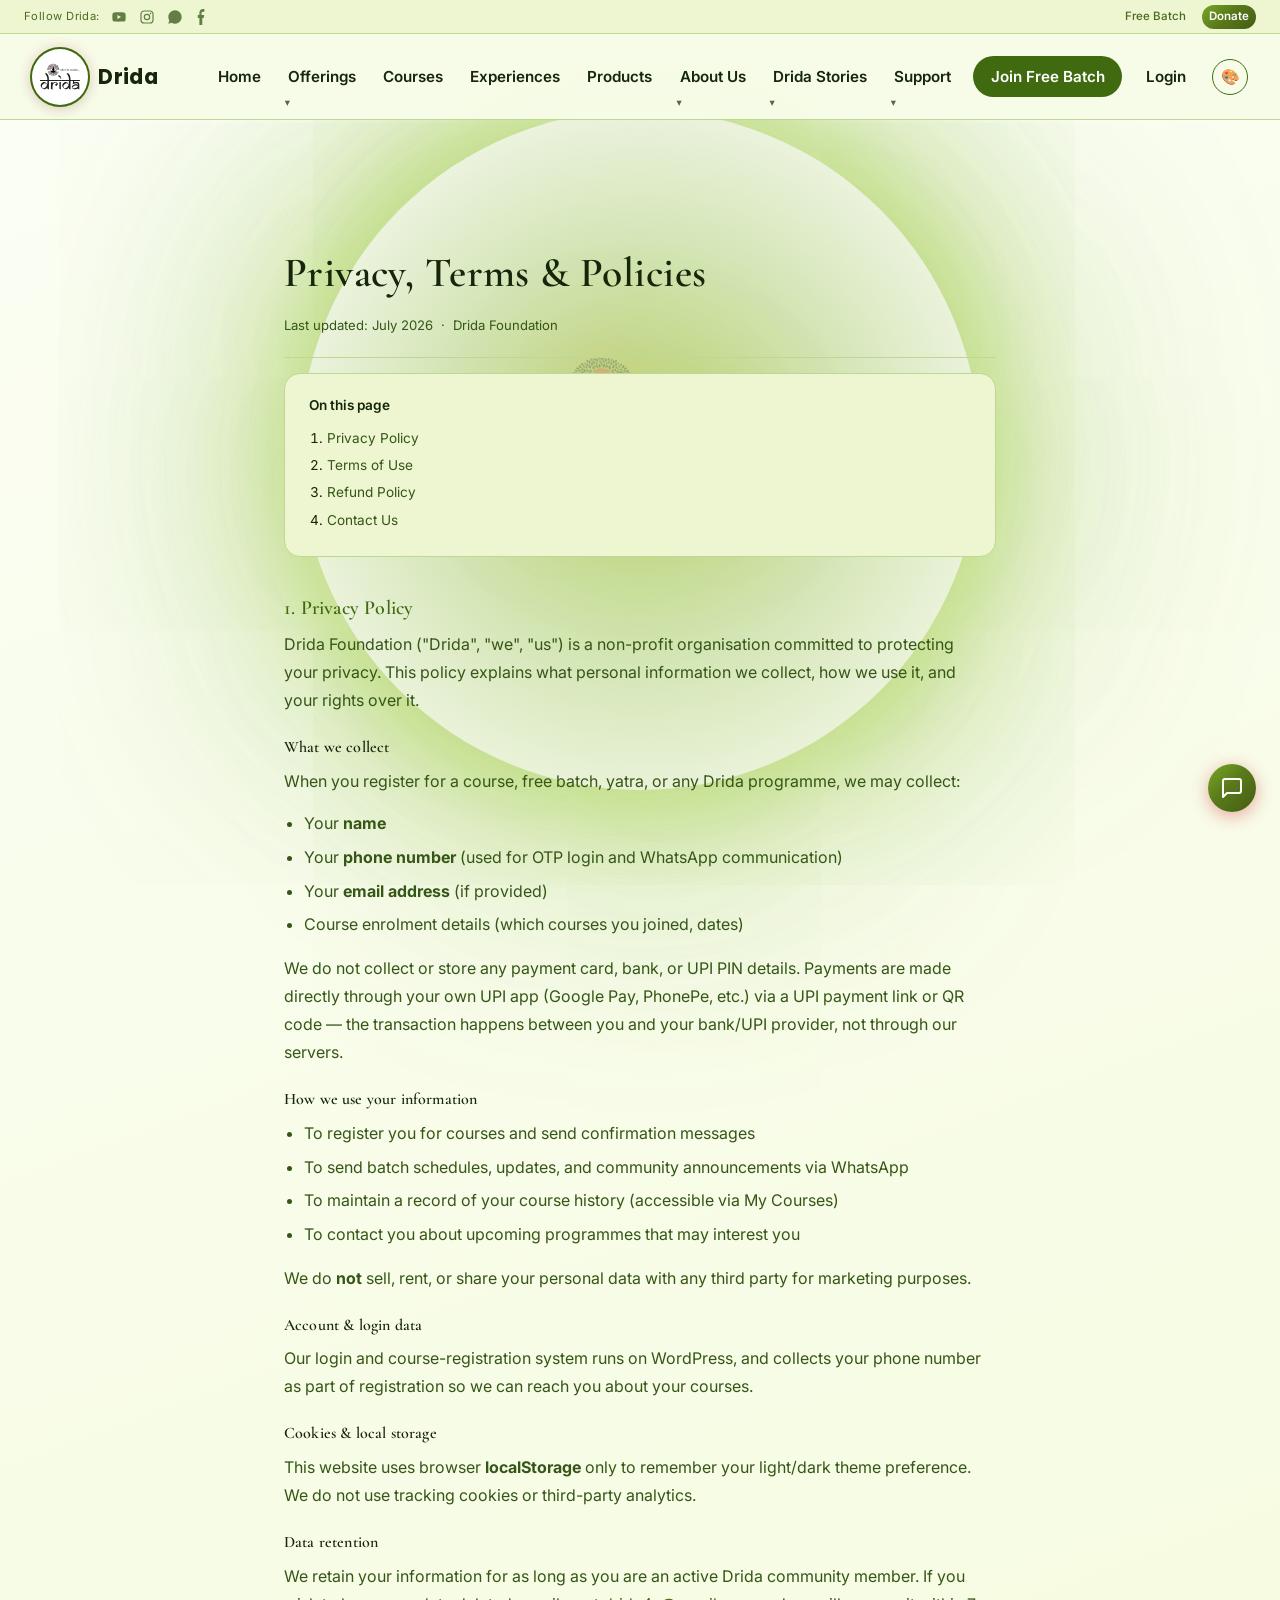
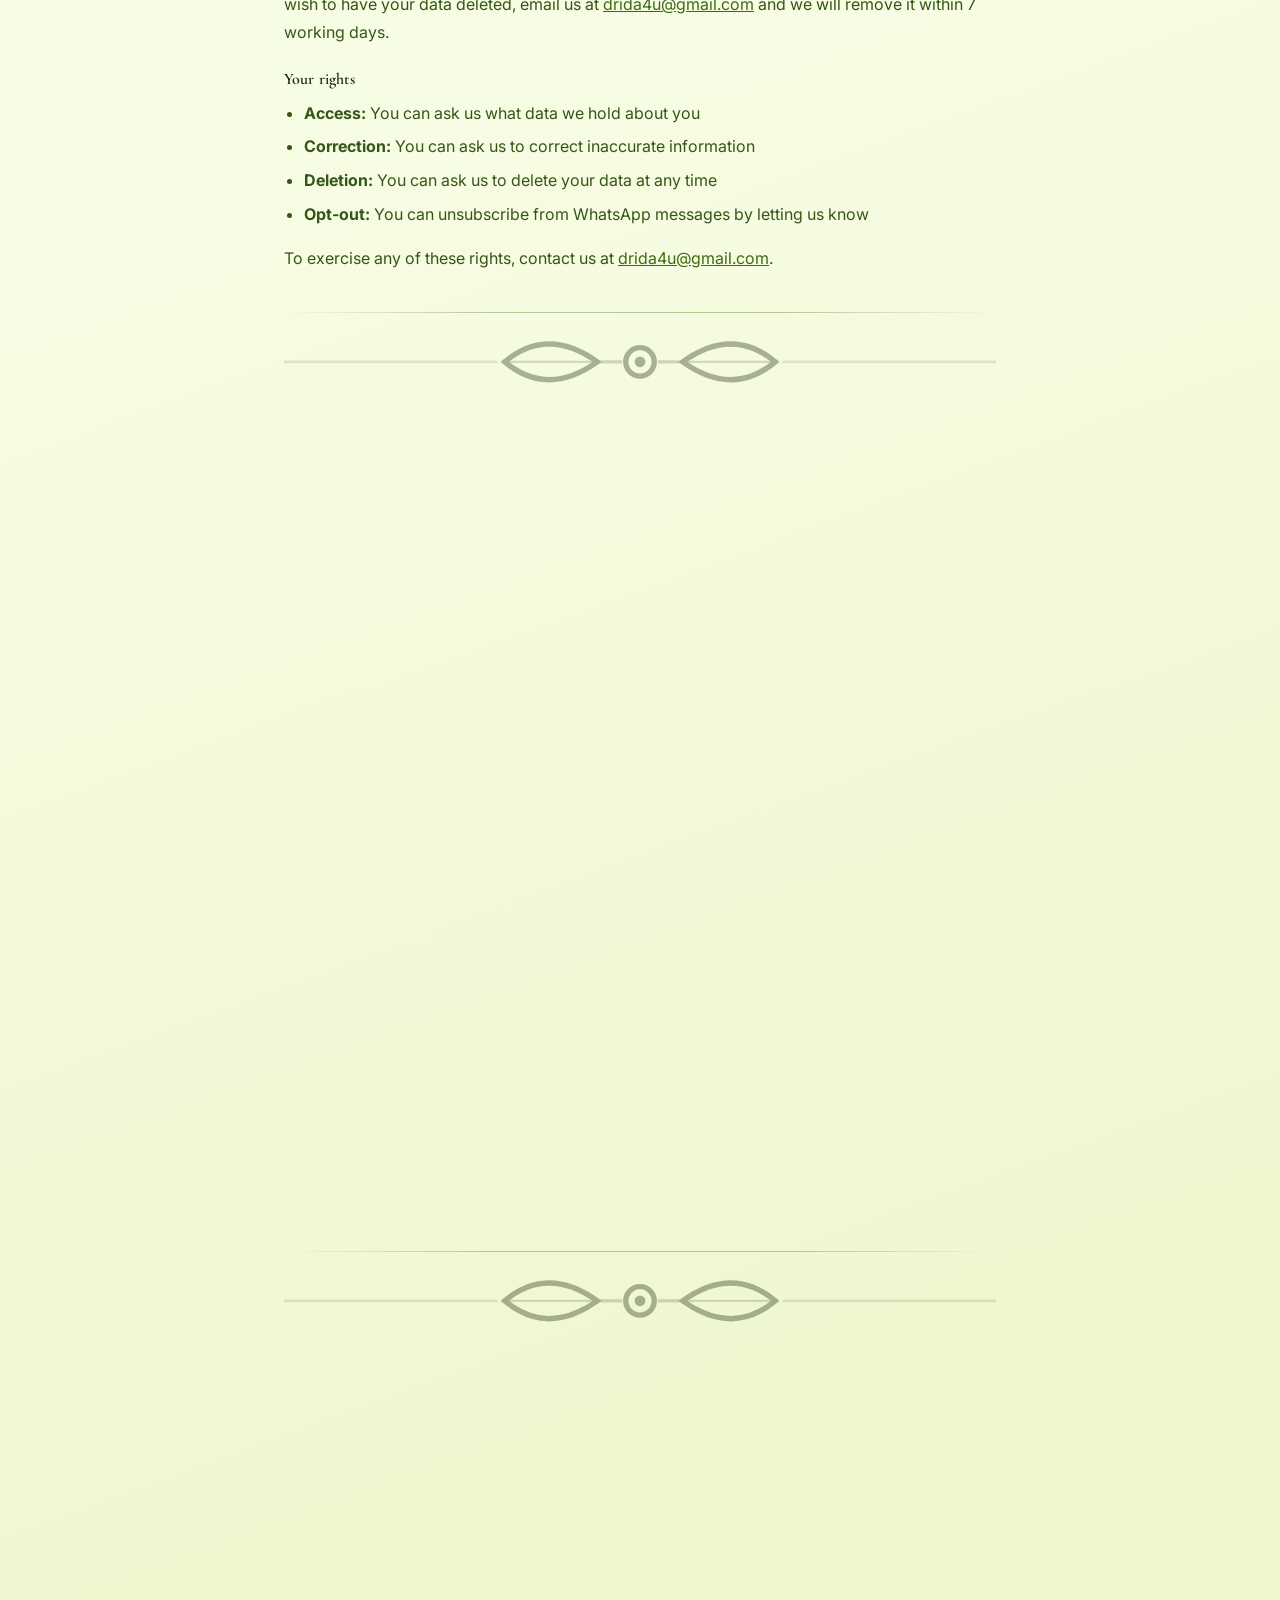
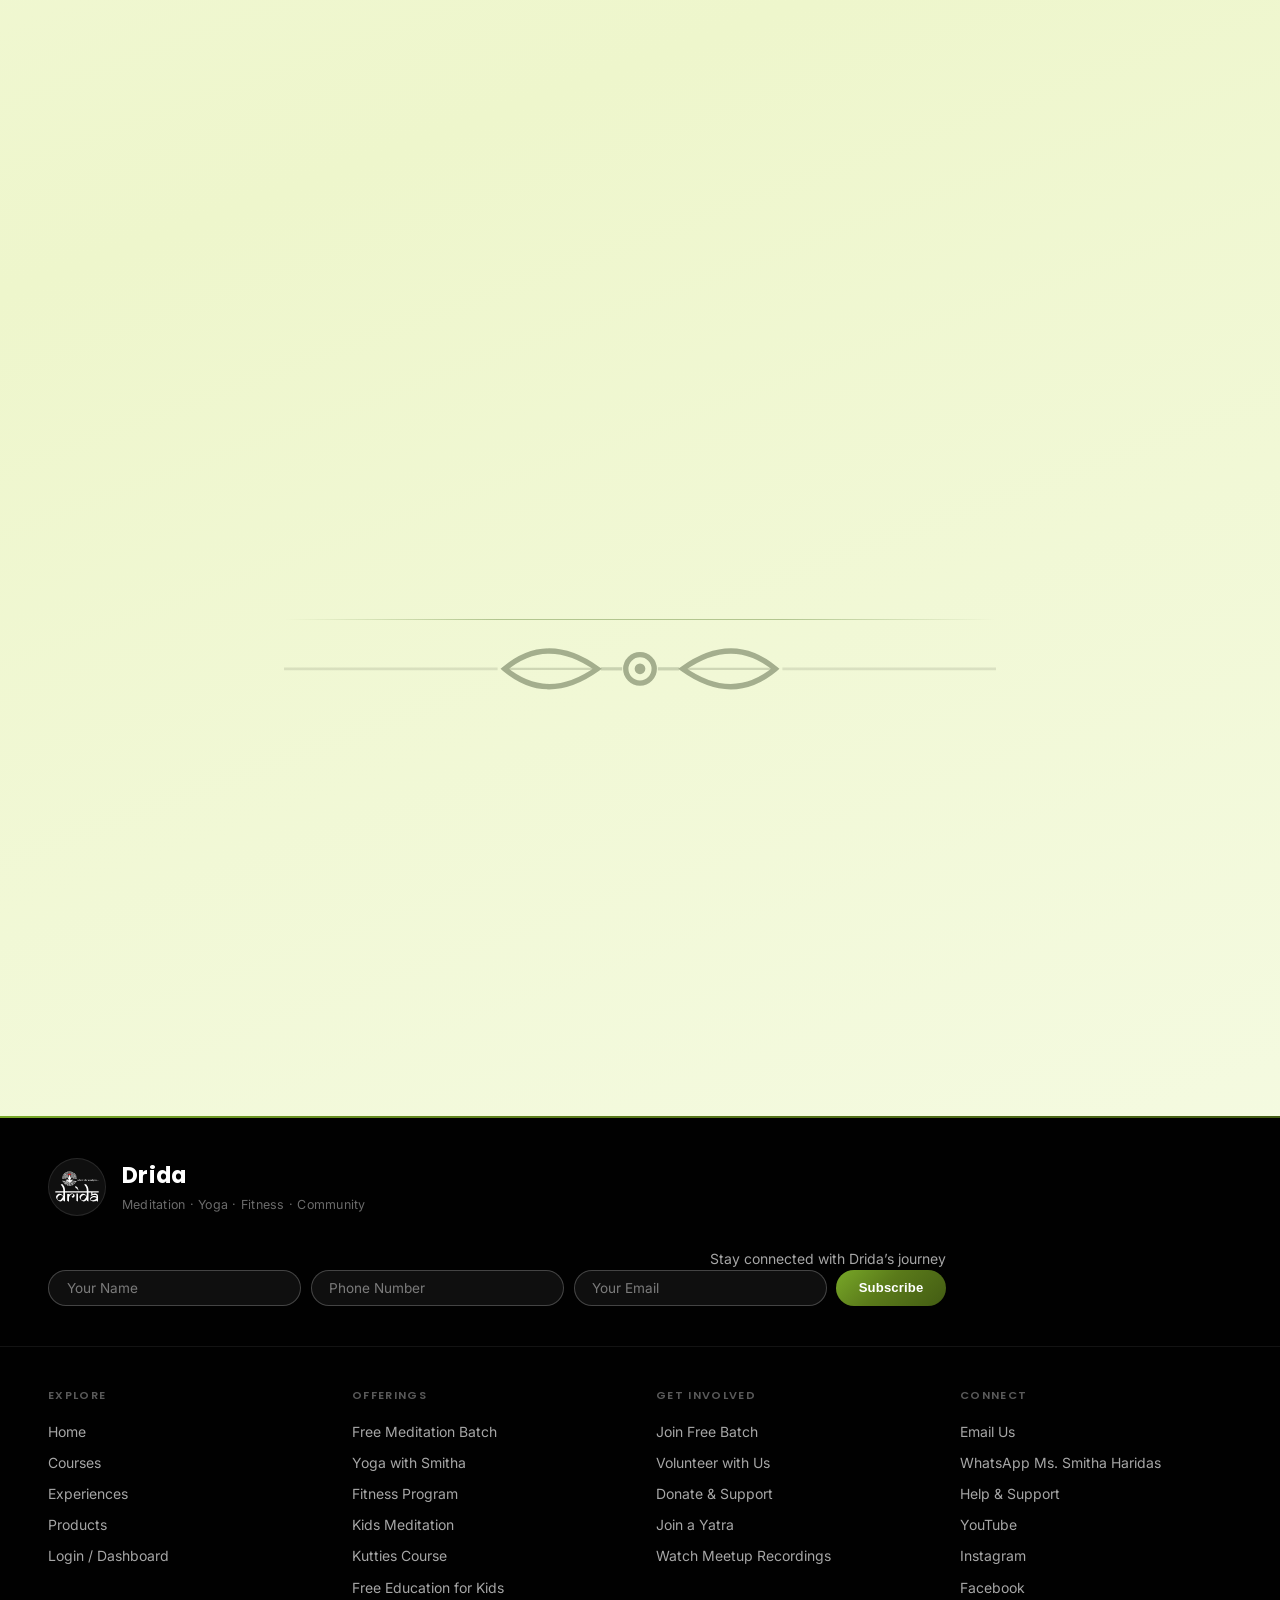
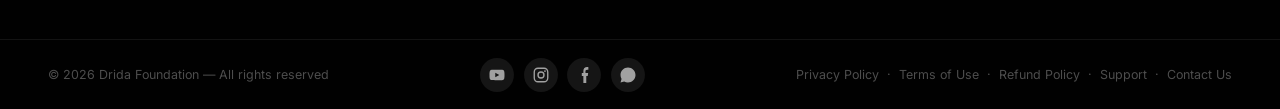
<file: privacy-policy.html>
<!DOCTYPE html>
<html lang="en">
<head>
  <meta charset="UTF-8">
  <meta name="viewport" content="width=device-width, initial-scale=1.0">
  <title>Privacy Policy — Drida</title>
  <meta name="description" content="Drida's Privacy Policy, Terms of Use, and Refund Policy. Learn how we collect, use, and protect your personal information.">
  <meta property="og:type" content="website">
  <meta property="og:site_name" content="Drida">
  <meta property="og:title" content="Privacy, Terms & Refund Policy — Drida">
  <meta property="og:description" content="Drida's Privacy Policy, Terms of Use, and Refund Policy. Learn how we collect, use, and protect your personal information.">
  <meta property="og:image" content="https://drida.org/drida_logo.png">
  <meta property="og:url" content="https://drida.org/privacy-policy.html">
  <meta name="twitter:card" content="summary">
  <meta name="twitter:title" content="Privacy, Terms & Refund Policy — Drida">
  <meta name="twitter:description" content="Drida's Privacy Policy, Terms of Use, and Refund Policy. Learn how we collect, use, and protect your personal information.">
  <meta name="twitter:image" content="https://drida.org/drida_logo.png">
  <script>!function(){var m=localStorage.getItem("drida-theme-mode");var mode=(m==="light"||m==="dark")?m:(window.matchMedia&&matchMedia('(prefers-color-scheme: dark)').matches?"dark":"light");document.documentElement.setAttribute("data-theme", mode==="dark"?"green-dark":"pastel-green")}()</script>
  <link rel="stylesheet" href="style.css?v=63">
  <style>
    .policy-page {
      max-width: 760px;
      margin: 0 auto;
      padding: 3rem 1.5rem 5rem;
    }
    .policy-page h1 {
      font-size: clamp(1.9rem, 4vw, 2.6rem);
      margin-bottom: 0.4rem;
    }
    .policy-meta {
      font-size: 0.82rem;
      color: var(--muted);
      margin-bottom: 2.5rem;
      padding-bottom: 1.25rem;
      border-bottom: 1px solid var(--line-soft);
    }
    .policy-page h2 {
      font-size: 1.25rem;
      margin: 2.25rem 0 0.65rem;
      color: var(--accent);
    }
    .policy-page h2::after { display: none; }
    .policy-page p {
      color: var(--ink-2);
      margin-bottom: 0.9rem;
      line-height: 1.75;
    }
    .policy-page ul {
      margin: 0.5rem 0 1rem 1.25rem;
      color: var(--ink-2);
      line-height: 1.75;
    }
    .policy-page ul li { margin-bottom: 0.35rem; }
    .policy-page a { color: var(--accent); }
    .policy-toc {
      background: var(--paper-alt);
      border: 1px solid var(--line-soft);
      border-radius: 16px;
      padding: 1.25rem 1.5rem;
      margin-bottom: 2.5rem;
    }
    .policy-toc p {
      font-weight: 600;
      font-size: 0.85rem;
      margin-bottom: 0.6rem;
      color: var(--ink);
    }
    .policy-toc ol {
      margin: 0 0 0 1.1rem;
      padding: 0;
    }
    .policy-toc ol li {
      margin-bottom: 0.3rem;
      font-size: 0.85rem;
    }
    .policy-toc ol li a {
      color: var(--ink-2);
      text-decoration: none;
    }
    .policy-toc ol li a:hover { color: var(--accent); }
    .policy-section { scroll-margin-top: 5rem; }
    .contact-box {
      background: var(--paper-alt);
      border: 1px solid var(--line-soft);
      border-radius: 16px;
      padding: 1.25rem 1.5rem;
      margin-top: 2rem;
    }
    .contact-box p { margin: 0.25rem 0; }
  </style>
</head>
<body>  <header>
    <div class="logo-float-bubble" aria-hidden="true">
    <img src="drida_logo.svg" alt="">
  </div>
    <!-- Secondary topstrip -->
    <div class="topstrip">
      <span class="topstrip-label">Follow Drida:</span>
      <a href="https://youtube.com/@drida_life" target="_blank" rel="noopener noreferrer" class="topstrip-icon" aria-label="YouTube">
        <svg viewBox="0 0 24 24" width="16" height="16" fill="currentColor" aria-hidden="true"><path d="M21.8 8s-.2-1.4-.8-2c-.8-.8-1.6-.8-2-.9C16.5 5 12 5 12 5s-4.5 0-7 .1c-.4.1-1.2.1-2 .9-.6.6-.8 2-.8 2S2 9.6 2 11.2v1.5c0 1.6.2 3.2.2 3.2s.2 1.4.8 2c.8.8 1.8.8 2.3.9C6.9 19 12 19 12 19s4.5 0 7-.1c.4-.1 1.2-.1 2-.9.6-.6.8-2 .8-2S22 14.4 22 12.8v-1.5C22 9.6 21.8 8 21.8 8zM9.7 15V9l5.4 3-5.4 3z"/></svg>
      </a>
      <a href="https://www.instagram.com/d_r_i_d_a_/" target="_blank" rel="noopener noreferrer" class="topstrip-icon" aria-label="Instagram">
        <svg viewBox="0 0 24 24" width="16" height="16" fill="none" stroke="currentColor" stroke-width="1.8" aria-hidden="true"><rect x="3" y="3" width="18" height="18" rx="5"/><circle cx="12" cy="12" r="4"/><circle cx="17.3" cy="6.7" r="1.2" fill="currentColor" stroke="none"/></svg>
      </a>
      <a href="https://wa.me/918075471581" target="_blank" rel="noopener noreferrer" class="topstrip-icon" aria-label="WhatsApp">
        <svg viewBox="0 0 24 24" width="16" height="16" fill="currentColor" aria-hidden="true"><path d="M17.5 14.4c-.3-.1-1.7-.8-1.9-.9-.2-.1-.4-.1-.6.1-.2.2-.7.9-.8 1-.2.2-.3.2-.6.1-.3-.1-1.2-.5-2.4-1.4-.9-.8-1.5-1.7-1.6-2-.2-.3 0-.5.1-.6.1-.1.3-.3.4-.5.1-.2.2-.3.3-.5 0-.2 0-.4-.1-.5-.1-.2-.6-1.4-.8-1.9-.2-.5-.4-.4-.6-.4h-.5c-.2 0-.5.1-.7.3-.2.2-.9.9-.9 2.2 0 1.3 1 2.6 1.1 2.8.1.2 1.9 2.9 4.6 4.1.6.3 1.1.4 1.5.5.6.2 1.2.2 1.6.1.5-.1 1.7-.7 1.9-1.3.2-.7.2-1.2.2-1.3 0-.1-.2-.2-.5-.3zM12 2C6.5 2 2 6.5 2 12c0 1.9.5 3.7 1.4 5.3L2 22l4.9-1.3A10 10 0 0 0 12 22c5.5 0 10-4.5 10-10S17.5 2 12 2z"/></svg>
      </a>
      <a href="https://www.facebook.com/profile.php?id=61579257953722" target="_blank" rel="noopener noreferrer" class="topstrip-icon" aria-label="Facebook">
        <svg viewBox="0 0 320 512" width="10" height="16" fill="currentColor" aria-hidden="true"><path d="M279.14 288l14.22-92.66h-86.36v-59.5c0-25.35 12.42-50.06 52.24-50.06h40.42V6.26S293.5 0 261.16 0c-73.22 0-121.08 44.38-121.08 124.72v70.62H89.69V288h50.39v224h92.61V288z"/></svg>
      </a>
      <span class="topstrip-sep"></span>
      <a href="courses.html#course-batch16" class="topstrip-link">Free Batch</a>
      <a href="mailto:drida4u@gmail.com?subject=I'd like to support Drida" class="topstrip-link topstrip-donate">Donate</a>
    </div>

    <div class="topbar">
      <div class="brand">
        <span class="logo-badge"><img src="drida_logo.svg" alt="Drida logo" class="logo"></span>
        <span class="brand-name">Drida</span>
      </div>
      <nav>
        <a href="index.html">Home</a>
        <div class="nav-dropdown">
          <a href="offerings.html" class="nav-parent">Offerings</a>
          <div class="nav-submenu">
            <a href="offerings.html#meditation">Meditation</a>
            <a href="offerings.html#yoga">Yoga</a>
            <a href="offerings.html#fitness">Fitness</a>
            <a href="offerings.html#diet">Diet &amp; Nutrition</a>
          </div>
        </div>
        <a href="courses.html">Courses</a>
        <a href="trips.html">Experiences</a>
        <a href="products.html">Products</a>
        <div class="nav-dropdown">
          <a href="about.html" class="nav-parent">About Us</a>
          <div class="nav-submenu">
            <a href="about.html">Drida Family</a>
            <a href="about.html#team">Our Teams</a>
          </div>
        </div>
        <div class="nav-dropdown">
          <a href="stories.html" class="nav-parent">Drida Stories</a>
          <div class="nav-submenu">
            <a href="stories.html">Member Stories</a>
            <a href="stories.html#recordings">Meetup Recordings</a>
          </div>
        </div>
        <div class="nav-dropdown">
          <a href="support.html" class="nav-parent">Support</a>
          <div class="nav-submenu">
            <a href="support.html#contact">Contact Us</a>
            <a href="support.html#faq">FAQs</a>
            <a href="support.html#help">Help</a>
          </div>
        </div>
        <a class="nav-cta-pill" href="courses.html#course-batch16">Join Free Batch</a>
        <a href="/dashboard/">Login</a>
      </nav>
      <button id="theme-toggle" type="button" aria-label="Toggle theme"></button>
    </div>
  </header>

  <main>
    <div class="policy-page">

      <h1>Privacy, Terms &amp; Policies</h1>
      <p class="policy-meta">Last updated: July 2026 &nbsp;·&nbsp; Drida Foundation</p>

      <div class="policy-toc">
        <p>On this page</p>
        <ol>
          <li><a href="#privacy">Privacy Policy</a></li>
          <li><a href="#terms">Terms of Use</a></li>
          <li><a href="#refund">Refund Policy</a></li>
          <li><a href="#contact-policy">Contact Us</a></li>
        </ol>
      </div>

      <!-- ── PRIVACY POLICY ── -->
      <section id="privacy" class="policy-section">
        <h2>1. Privacy Policy</h2>

        <p>Drida Foundation ("Drida", "we", "us") is a non-profit organisation committed to protecting your privacy. This policy explains what personal information we collect, how we use it, and your rights over it.</p>

        <h2 style="font-size:1rem; color:var(--ink); margin-top:1.5rem;">What we collect</h2>
        <p>When you register for a course, free batch, yatra, or any Drida programme, we may collect:</p>
        <ul>
          <li>Your <strong>name</strong></li>
          <li>Your <strong>phone number</strong> (used for OTP login and WhatsApp communication)</li>
          <li>Your <strong>email address</strong> (if provided)</li>
          <li>Course enrolment details (which courses you joined, dates)</li>
        </ul>
        <p>We do not collect or store any payment card, bank, or UPI PIN details. Payments are made directly through your own UPI app (Google Pay, PhonePe, etc.) via a UPI payment link or QR code — the transaction happens between you and your bank/UPI provider, not through our servers.</p>

        <h2 style="font-size:1rem; color:var(--ink); margin-top:1.5rem;">How we use your information</h2>
        <ul>
          <li>To register you for courses and send confirmation messages</li>
          <li>To send batch schedules, updates, and community announcements via WhatsApp</li>
          <li>To maintain a record of your course history (accessible via My Courses)</li>
          <li>To contact you about upcoming programmes that may interest you</li>
        </ul>
        <p>We do <strong>not</strong> sell, rent, or share your personal data with any third party for marketing purposes.</p>

        <h2 style="font-size:1rem; color:var(--ink); margin-top:1.5rem;">Account &amp; login data</h2>
        <p>Our login and course-registration system runs on WordPress, and collects your phone number as part of registration so we can reach you about your courses.</p>

        <h2 style="font-size:1rem; color:var(--ink); margin-top:1.5rem;">Cookies &amp; local storage</h2>
        <p>This website uses browser <strong>localStorage</strong> only to remember your light/dark theme preference. We do not use tracking cookies or third-party analytics.</p>

        <h2 style="font-size:1rem; color:var(--ink); margin-top:1.5rem;">Data retention</h2>
        <p>We retain your information for as long as you are an active Drida community member. If you wish to have your data deleted, email us at <a href="mailto:drida4u@gmail.com">drida4u@gmail.com</a> and we will remove it within 7 working days.</p>

        <h2 style="font-size:1rem; color:var(--ink); margin-top:1.5rem;">Your rights</h2>
        <ul>
          <li><strong>Access:</strong> You can ask us what data we hold about you</li>
          <li><strong>Correction:</strong> You can ask us to correct inaccurate information</li>
          <li><strong>Deletion:</strong> You can ask us to delete your data at any time</li>
          <li><strong>Opt-out:</strong> You can unsubscribe from WhatsApp messages by letting us know</li>
        </ul>
        <p>To exercise any of these rights, contact us at <a href="mailto:drida4u@gmail.com">drida4u@gmail.com</a>.</p>
      </section>

      <div class="section-divider" aria-hidden="true">
        <svg viewBox="0 0 200 28" xmlns="http://www.w3.org/2000/svg">
          <line x1="0" y1="14" x2="60" y2="14" stroke="currentColor" stroke-width="0.8" opacity="0.3"/>
          <path d="M 88 14 Q 74 4, 62 14 Q 74 24, 88 14 Z" fill="none" stroke="currentColor" stroke-width="1.5"/>
          <line x1="63" y1="14" x2="87" y2="14" stroke="currentColor" stroke-width="0.6" opacity="0.45"/>
          <line x1="89" y1="14" x2="95" y2="14" stroke="currentColor" stroke-width="0.9" opacity="0.5"/>
          <circle cx="100" cy="14" r="4" fill="none" stroke="currentColor" stroke-width="1.5"/>
          <circle cx="100" cy="14" r="1.5" fill="currentColor"/>
          <line x1="105" y1="14" x2="111" y2="14" stroke="currentColor" stroke-width="0.9" opacity="0.5"/>
          <path d="M 112 14 Q 126 4, 138 14 Q 126 24, 112 14 Z" fill="none" stroke="currentColor" stroke-width="1.5"/>
          <line x1="113" y1="14" x2="137" y2="14" stroke="currentColor" stroke-width="0.6" opacity="0.45"/>
          <line x1="140" y1="14" x2="200" y2="14" stroke="currentColor" stroke-width="0.8" opacity="0.3"/>
        </svg>
      </div>

      <!-- ── TERMS OF USE ── -->
      <section id="terms" class="policy-section">
        <h2>2. Terms of Use</h2>

        <p>By using the Drida website (drida.org) or participating in any Drida programme, you agree to the following terms.</p>

        <h2 style="font-size:1rem; color:var(--ink); margin-top:1.5rem;">Who we are</h2>
        <p>Drida Foundation is a non-profit organisation registered in India. Our programmes — meditation, yoga, fitness, and education — are offered in a spirit of community and service.</p>

        <h2 style="font-size:1rem; color:var(--ink); margin-top:1.5rem;">Use of this website</h2>
        <ul>
          <li>This website is for personal, non-commercial use only</li>
          <li>You may not copy, reproduce, or redistribute our content without permission</li>
          <li>You must not use this site to harass, mislead, or harm others</li>
          <li>Course materials shared with enrolled participants are for personal use only and must not be shared or resold</li>
        </ul>

        <h2 style="font-size:1rem; color:var(--ink); margin-top:1.5rem;">Participation in programmes</h2>
        <ul>
          <li>Drida programmes are wellness-focused and not a substitute for medical advice</li>
          <li>Participants join voluntarily and are responsible for their own health decisions</li>
          <li>Drida instructors are experienced practitioners but are not licensed medical professionals</li>
          <li>Please consult a doctor before starting any new physical programme if you have health conditions</li>
        </ul>

        <h2 style="font-size:1rem; color:var(--ink); margin-top:1.5rem;">Intellectual property</h2>
        <p>All content on this website — including text, images, videos, and course materials — belongs to Drida Foundation unless otherwise stated. You may not reproduce or use our content commercially without written permission.</p>

        <h2 style="font-size:1rem; color:var(--ink); margin-top:1.5rem;">Changes to these terms</h2>
        <p>We may update these terms from time to time. Continued use of the website after changes are posted means you accept the updated terms.</p>
      </section>

      <div class="section-divider" aria-hidden="true">
        <svg viewBox="0 0 200 28" xmlns="http://www.w3.org/2000/svg">
          <line x1="0" y1="14" x2="60" y2="14" stroke="currentColor" stroke-width="0.8" opacity="0.3"/>
          <path d="M 88 14 Q 74 4, 62 14 Q 74 24, 88 14 Z" fill="none" stroke="currentColor" stroke-width="1.5"/>
          <line x1="63" y1="14" x2="87" y2="14" stroke="currentColor" stroke-width="0.6" opacity="0.45"/>
          <line x1="89" y1="14" x2="95" y2="14" stroke="currentColor" stroke-width="0.9" opacity="0.5"/>
          <circle cx="100" cy="14" r="4" fill="none" stroke="currentColor" stroke-width="1.5"/>
          <circle cx="100" cy="14" r="1.5" fill="currentColor"/>
          <line x1="105" y1="14" x2="111" y2="14" stroke="currentColor" stroke-width="0.9" opacity="0.5"/>
          <path d="M 112 14 Q 126 4, 138 14 Q 126 24, 112 14 Z" fill="none" stroke="currentColor" stroke-width="1.5"/>
          <line x1="113" y1="14" x2="137" y2="14" stroke="currentColor" stroke-width="0.6" opacity="0.45"/>
          <line x1="140" y1="14" x2="200" y2="14" stroke="currentColor" stroke-width="0.8" opacity="0.3"/>
        </svg>
      </div>

      <!-- ── REFUND POLICY ── -->
      <section id="refund" class="policy-section">
        <h2>3. Refund Policy</h2>

        <p>Drida Foundation is a non-profit organisation. We keep our course fees minimal to cover operational costs. Please read our refund policy before enrolling in a paid programme.</p>

        <h2 style="font-size:1rem; color:var(--ink); margin-top:1.5rem;">Free programmes</h2>
        <p>Our free meditation batches (Drida Free Batch) have no fee and therefore no refund applies.</p>

        <h2 style="font-size:1rem; color:var(--ink); margin-top:1.5rem;">Paid courses</h2>
        <ul>
          <li><strong>Cancellation before the course starts:</strong> Full refund within 7 working days</li>
          <li><strong>Cancellation within the first 2 sessions:</strong> 50% refund</li>
          <li><strong>Cancellation after 2 sessions:</strong> No refund, but you may transfer your enrolment to the next available batch</li>
          <li><strong>Course cancelled by Drida:</strong> Full refund within 7 working days, or option to transfer to next batch</li>
        </ul>

        <h2 style="font-size:1rem; color:var(--ink); margin-top:1.5rem;">Yatras &amp; events</h2>
        <ul>
          <li><strong>Cancellation 30+ days before departure:</strong> Full refund minus any non-refundable booking costs</li>
          <li><strong>Cancellation 15–29 days before:</strong> 50% refund</li>
          <li><strong>Cancellation less than 15 days before:</strong> No refund (costs already committed)</li>
          <li><strong>Yatra cancelled by Drida:</strong> Full refund within 14 working days</li>
        </ul>

        <h2 style="font-size:1rem; color:var(--ink); margin-top:1.5rem;">Products</h2>
        <p>For physical products (Kasar Naturals, crystal bracelets, EK.SEL4U), please refer to the respective seller's return and refund policy. Drida facilitates these purchases but is not the seller.</p>

        <h2 style="font-size:1rem; color:var(--ink); margin-top:1.5rem;">How to request a refund</h2>
        <p>Email <a href="mailto:drida4u@gmail.com">drida4u@gmail.com</a> or WhatsApp Ms. Smitha Haridas at <a href="https://wa.me/918075471581" target="_blank" rel="noopener noreferrer">+91 00000 00000 (placeholder)</a> with your name, course/yatra name, and payment reference. We will process your request within 7 working days.</p>
      </section>

      <div class="section-divider" aria-hidden="true">
        <svg viewBox="0 0 200 28" xmlns="http://www.w3.org/2000/svg">
          <line x1="0" y1="14" x2="60" y2="14" stroke="currentColor" stroke-width="0.8" opacity="0.3"/>
          <path d="M 88 14 Q 74 4, 62 14 Q 74 24, 88 14 Z" fill="none" stroke="currentColor" stroke-width="1.5"/>
          <line x1="63" y1="14" x2="87" y2="14" stroke="currentColor" stroke-width="0.6" opacity="0.45"/>
          <line x1="89" y1="14" x2="95" y2="14" stroke="currentColor" stroke-width="0.9" opacity="0.5"/>
          <circle cx="100" cy="14" r="4" fill="none" stroke="currentColor" stroke-width="1.5"/>
          <circle cx="100" cy="14" r="1.5" fill="currentColor"/>
          <line x1="105" y1="14" x2="111" y2="14" stroke="currentColor" stroke-width="0.9" opacity="0.5"/>
          <path d="M 112 14 Q 126 4, 138 14 Q 126 24, 112 14 Z" fill="none" stroke="currentColor" stroke-width="1.5"/>
          <line x1="113" y1="14" x2="137" y2="14" stroke="currentColor" stroke-width="0.6" opacity="0.45"/>
          <line x1="140" y1="14" x2="200" y2="14" stroke="currentColor" stroke-width="0.8" opacity="0.3"/>
        </svg>
      </div>

      <!-- ── CONTACT ── -->
      <section id="contact-policy" class="policy-section">
        <h2>4. Contact Us</h2>
        <p>For any questions about these policies, or to exercise your privacy rights, reach us at:</p>
        <div class="contact-box">
          <p><strong>Drida Foundation</strong></p>
          <p>Email: <a href="mailto:drida4u@gmail.com">drida4u@gmail.com</a></p>
          <p>WhatsApp: <a href="https://wa.me/918075471581" target="_blank" rel="noopener noreferrer">+91 00000 00000 (placeholder)</a> (Ms. Smitha Haridas)</p>
          <p>Website: <a href="index.html">drida4u.github.io</a></p>
        </div>
      </section>

    </div>
  </main>

  <!-- FOOTER: rich multi-column layout (mirrors Isha Foundation footer) -->
  <footer class="site-footer">

    <!-- Top: logo + tagline + subscribe CTA -->
    <div class="footer-top">
      <div class="footer-brand">
        <span class="footer-logo-wrap"><img src="drida_logo_white.svg" alt="Drida" width="50" height="50"></span>
        <div>
          <span class="footer-brand-name">Drida</span>
          <p class="footer-tagline">Meditation &middot; Yoga &middot; Fitness &middot; Community</p>
        </div>
      </div>
      <form class="footer-newsletter-form" id="newsletter-form">
        <p>Stay connected with Drida&rsquo;s journey</p>
        <div class="footer-newsletter-fields">
          <input type="text" name="name" placeholder="Your Name" required>
          <input type="tel" name="phone" placeholder="Phone Number" required pattern="[0-9+\-\s]{7,15}">
          <input type="email" name="email" placeholder="Your Email" required>
          <button type="submit" class="footer-subscribe-btn">Subscribe</button>
        </div>
      </form>
    </div>

    <!-- Columns -->
    <div class="footer-cols">
      <div class="footer-col">
        <h4>Explore</h4>
        <ul>
          <li><a href="index.html">Home</a></li>
          <li><a href="courses.html">Courses</a></li>
          <li><a href="trips.html">Experiences</a></li>
          <li><a href="products.html">Products</a></li>
          <li><a href="/dashboard/">Login / Dashboard</a></li>
        </ul>
      </div>
      <div class="footer-col">
        <h4>Offerings</h4>
        <ul>
          <li><a href="courses.html#course-batch16">Free Meditation Batch</a></li>
          <li><a href="courses.html#course-yoga-with-smitha">Yoga with Smitha</a></li>
          <li><a href="courses.html#course-fitness">Fitness Program</a></li>
          <li><a href="courses.html#course-kids-meditation">Kids Meditation</a></li>
          <li><a href="courses.html#course-kutties">Kutties Course</a></li>
          <li><a href="index.html#impact">Free Education for Kids</a></li>
        </ul>
      </div>
      <div class="footer-col">
        <h4>Get Involved</h4>
        <ul>
          <li><a href="courses.html#course-batch16">Join Free Batch</a></li>
          <li><a href="mailto:drida4u@gmail.com?subject=I'd like to volunteer with Drida">Volunteer with Us</a></li>
          <li><a href="mailto:drida4u@gmail.com?subject=I'd like to support Drida">Donate &amp; Support</a></li>
          <li><a href="trips.html">Join a Yatra</a></li>
          <li><a href="stories.html#recordings">Watch Meetup Recordings</a></li>
        </ul>
      </div>
      <div class="footer-col">
        <h4>Connect</h4>
        <ul>
          <li><a href="mailto:drida4u@gmail.com">Email Us</a></li>
          <li><a href="https://wa.me/918075471581" target="_blank" rel="noopener noreferrer">WhatsApp Ms. Smitha Haridas</a></li>
          <li><a href="support.html">Help &amp; Support</a></li>
          <li><a href="https://youtube.com/@drida_life" target="_blank" rel="noopener noreferrer">YouTube</a></li>
          <li><a href="https://www.instagram.com/d_r_i_d_a_/" target="_blank" rel="noopener noreferrer">Instagram</a></li>
          <li><a href="https://www.facebook.com/profile.php?id=61579257953722" target="_blank" rel="noopener noreferrer">Facebook</a></li>
        </ul>
      </div>
    </div>

    <!-- Bottom bar -->
    <div class="footer-bottom">
      <p class="footer-copy">&copy; <span id="year"></span> Drida Foundation &mdash; All rights reserved</p>
      <div class="footer-social">
        <a href="https://youtube.com/@drida_life" target="_blank" rel="noopener noreferrer" aria-label="YouTube">
          <svg viewBox="0 0 24 24" width="18" height="18" fill="currentColor" aria-hidden="true"><path d="M21.8 8s-.2-1.4-.8-2c-.8-.8-1.6-.8-2-.9C16.5 5 12 5 12 5s-4.5 0-7 .1c-.4.1-1.2.1-2 .9-.6.6-.8 2-.8 2S2 9.6 2 11.2v1.5c0 1.6.2 3.2.2 3.2s.2 1.4.8 2c.8.8 1.8.8 2.3.9C6.9 19 12 19 12 19s4.5 0 7-.1c.4-.1 1.2-.1 2-.9.6-.6.8-2 .8-2S22 14.4 22 12.8v-1.5C22 9.6 21.8 8 21.8 8zM9.7 15V9l5.4 3-5.4 3z"/></svg>
        </a>
        <a href="https://www.instagram.com/d_r_i_d_a_/" target="_blank" rel="noopener noreferrer" aria-label="Instagram">
          <svg viewBox="0 0 24 24" width="18" height="18" fill="none" stroke="currentColor" stroke-width="1.8" aria-hidden="true"><rect x="3" y="3" width="18" height="18" rx="5"/><circle cx="12" cy="12" r="4"/><circle cx="17.3" cy="6.7" r="1.2" fill="currentColor" stroke="none"/></svg>
        </a>
        <a href="https://www.facebook.com/profile.php?id=61579257953722" target="_blank" rel="noopener noreferrer" aria-label="Facebook">
          <svg viewBox="0 0 320 512" width="10" height="18" fill="currentColor" aria-hidden="true"><path d="M279.14 288l14.22-92.66h-86.36v-59.5c0-25.35 12.42-50.06 52.24-50.06h40.42V6.26S293.5 0 261.16 0c-73.22 0-121.08 44.38-121.08 124.72v70.62H89.69V288h50.39v224h92.61V288z"/></svg>
        </a>
        <a href="https://wa.me/918075471581" target="_blank" rel="noopener noreferrer" aria-label="WhatsApp">
          <svg viewBox="0 0 24 24" width="18" height="18" fill="currentColor" aria-hidden="true"><path d="M17.5 14.4c-.3-.1-1.7-.8-1.9-.9-.2-.1-.4-.1-.6.1-.2.2-.7.9-.8 1-.2.2-.3.2-.6.1-.3-.1-1.2-.5-2.4-1.4-.9-.8-1.5-1.7-1.6-2-.2-.3 0-.5.1-.6.1-.1.3-.3.4-.5.1-.2.2-.3.3-.5 0-.2 0-.4-.1-.5-.1-.2-.6-1.4-.8-1.9-.2-.5-.4-.4-.6-.4h-.5c-.2 0-.5.1-.7.3-.2.2-.9.9-.9 2.2 0 1.3 1 2.6 1.1 2.8.1.2 1.9 2.9 4.6 4.1.6.3 1.1.4 1.5.5.6.2 1.2.2 1.6.1.5-.1 1.7-.7 1.9-1.3.2-.7.2-1.2.2-1.3 0-.1-.2-.2-.5-.3zM12 2C6.5 2 2 6.5 2 12c0 1.9.5 3.7 1.4 5.3L2 22l4.9-1.3A10 10 0 0 0 12 22c5.5 0 10-4.5 10-10S17.5 2 12 2z"/></svg>
        </a>
      </div>
      <p class="footer-legal">
        <a href="privacy-policy.html">Privacy Policy</a>
        &nbsp;&middot;&nbsp;
        <a href="privacy-policy.html#terms">Terms of Use</a>
        &nbsp;&middot;&nbsp;
        <a href="privacy-policy.html#refund">Refund Policy</a>
        &nbsp;&middot;&nbsp;
        <a href="support.html">Support</a>
        &nbsp;&middot;&nbsp;
        <a href="mailto:drida4u@gmail.com">Contact Us</a>
      </p>
    </div>

  </footer>

  <script src="script.js?v=13"></script>
  <script src="drida-effects.js?v=1"></script>
</body>
</html>
</file>
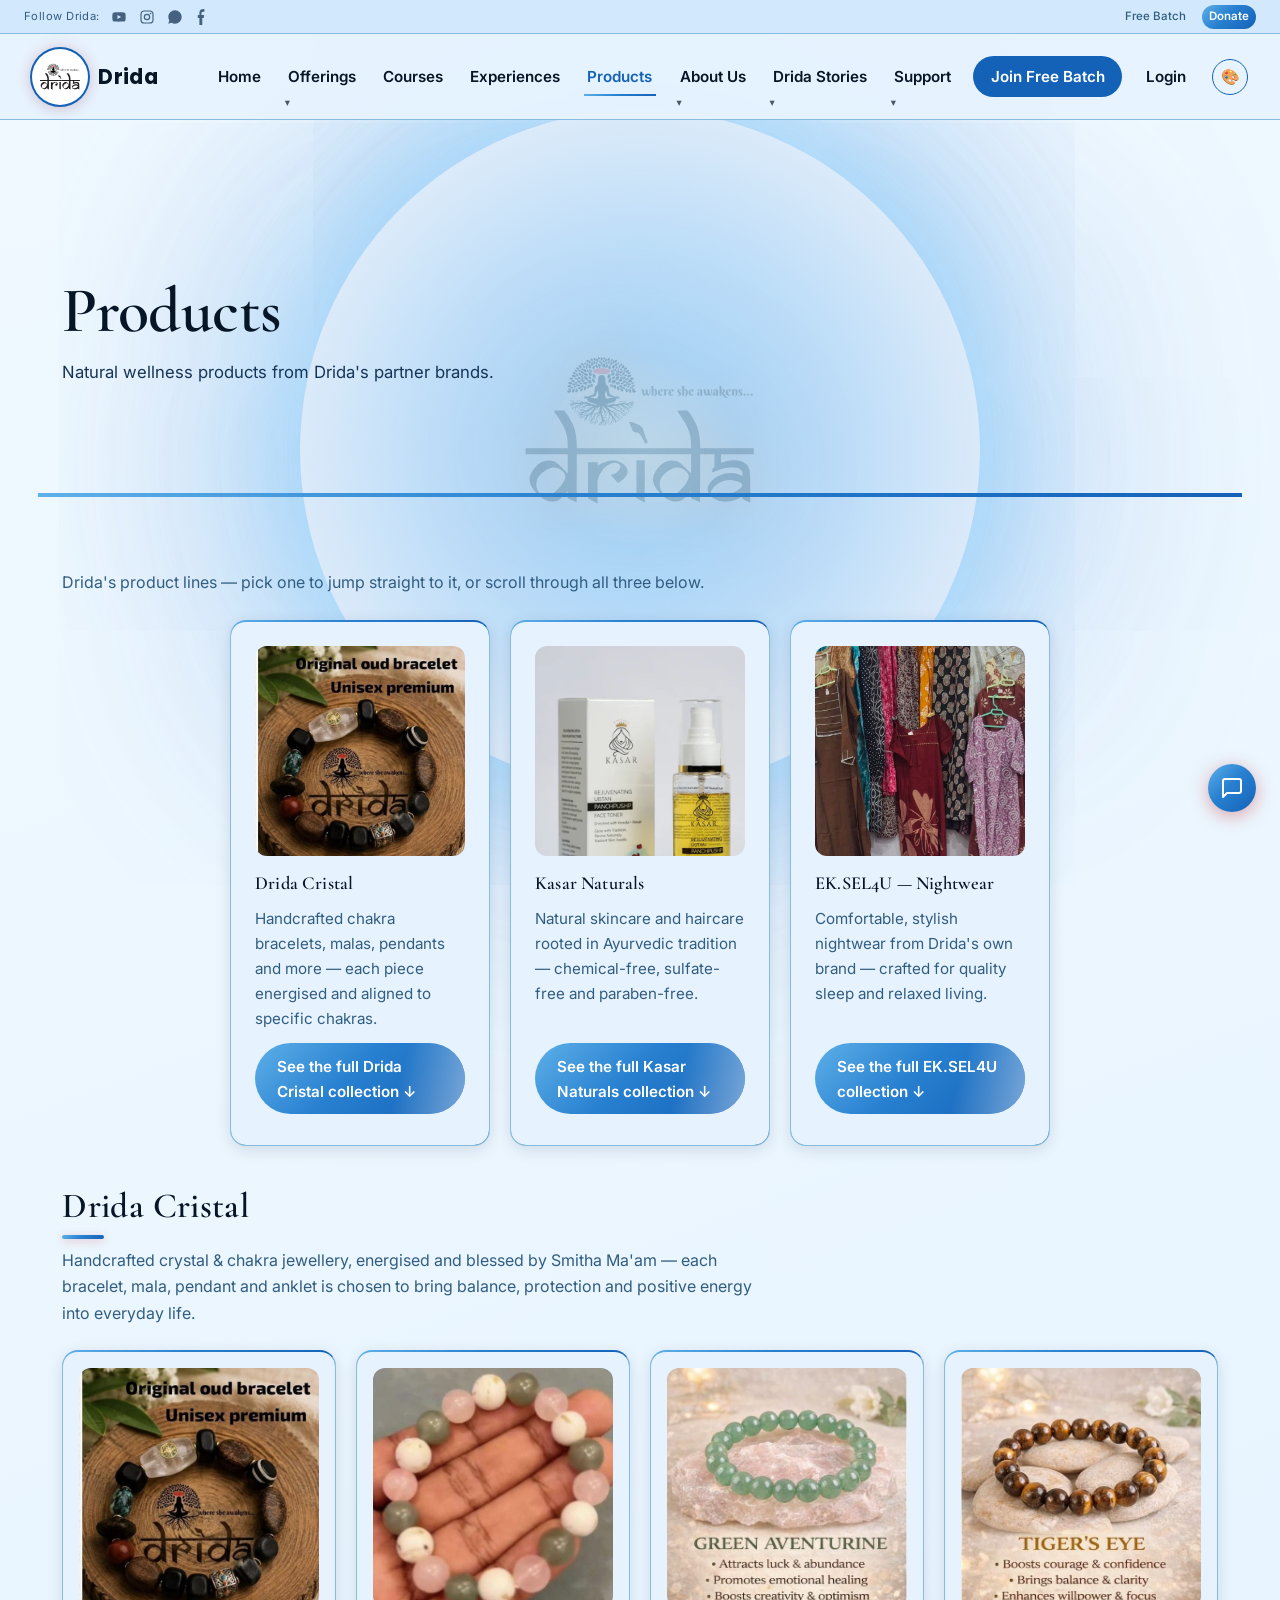
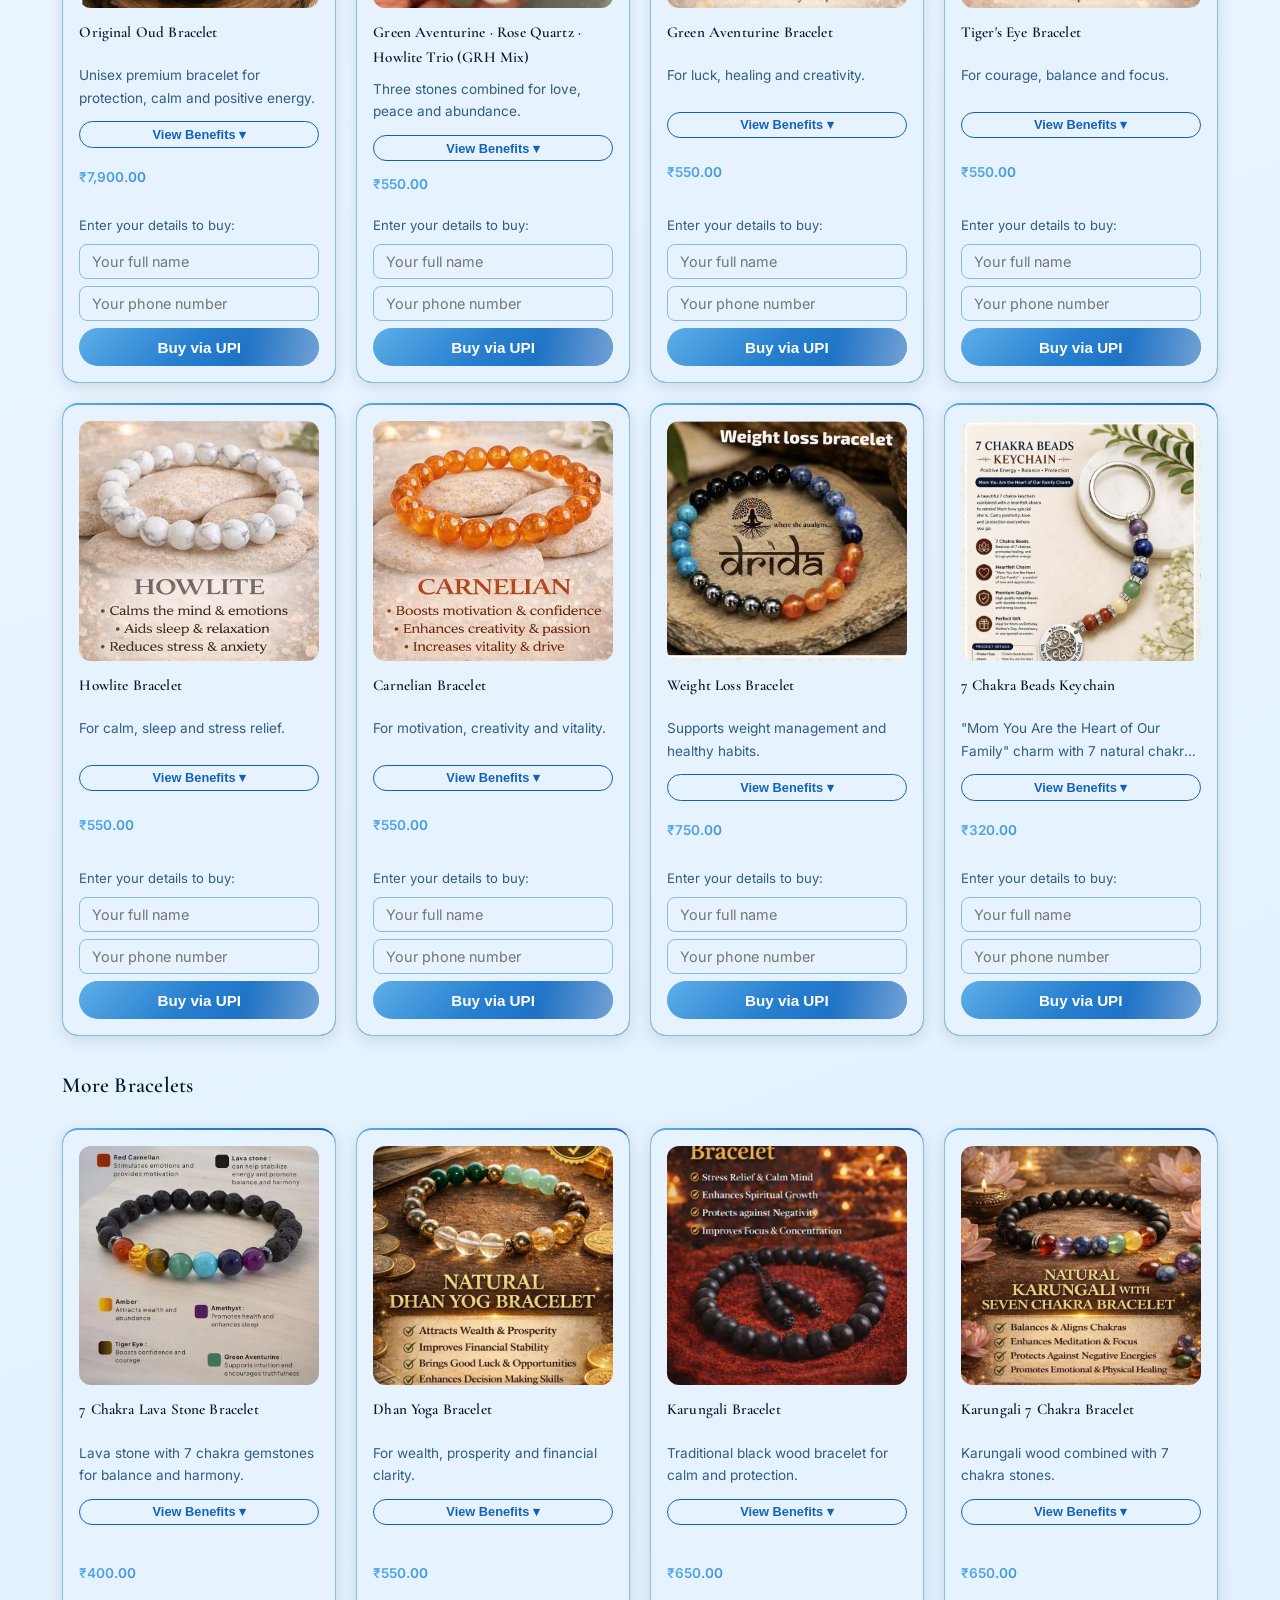
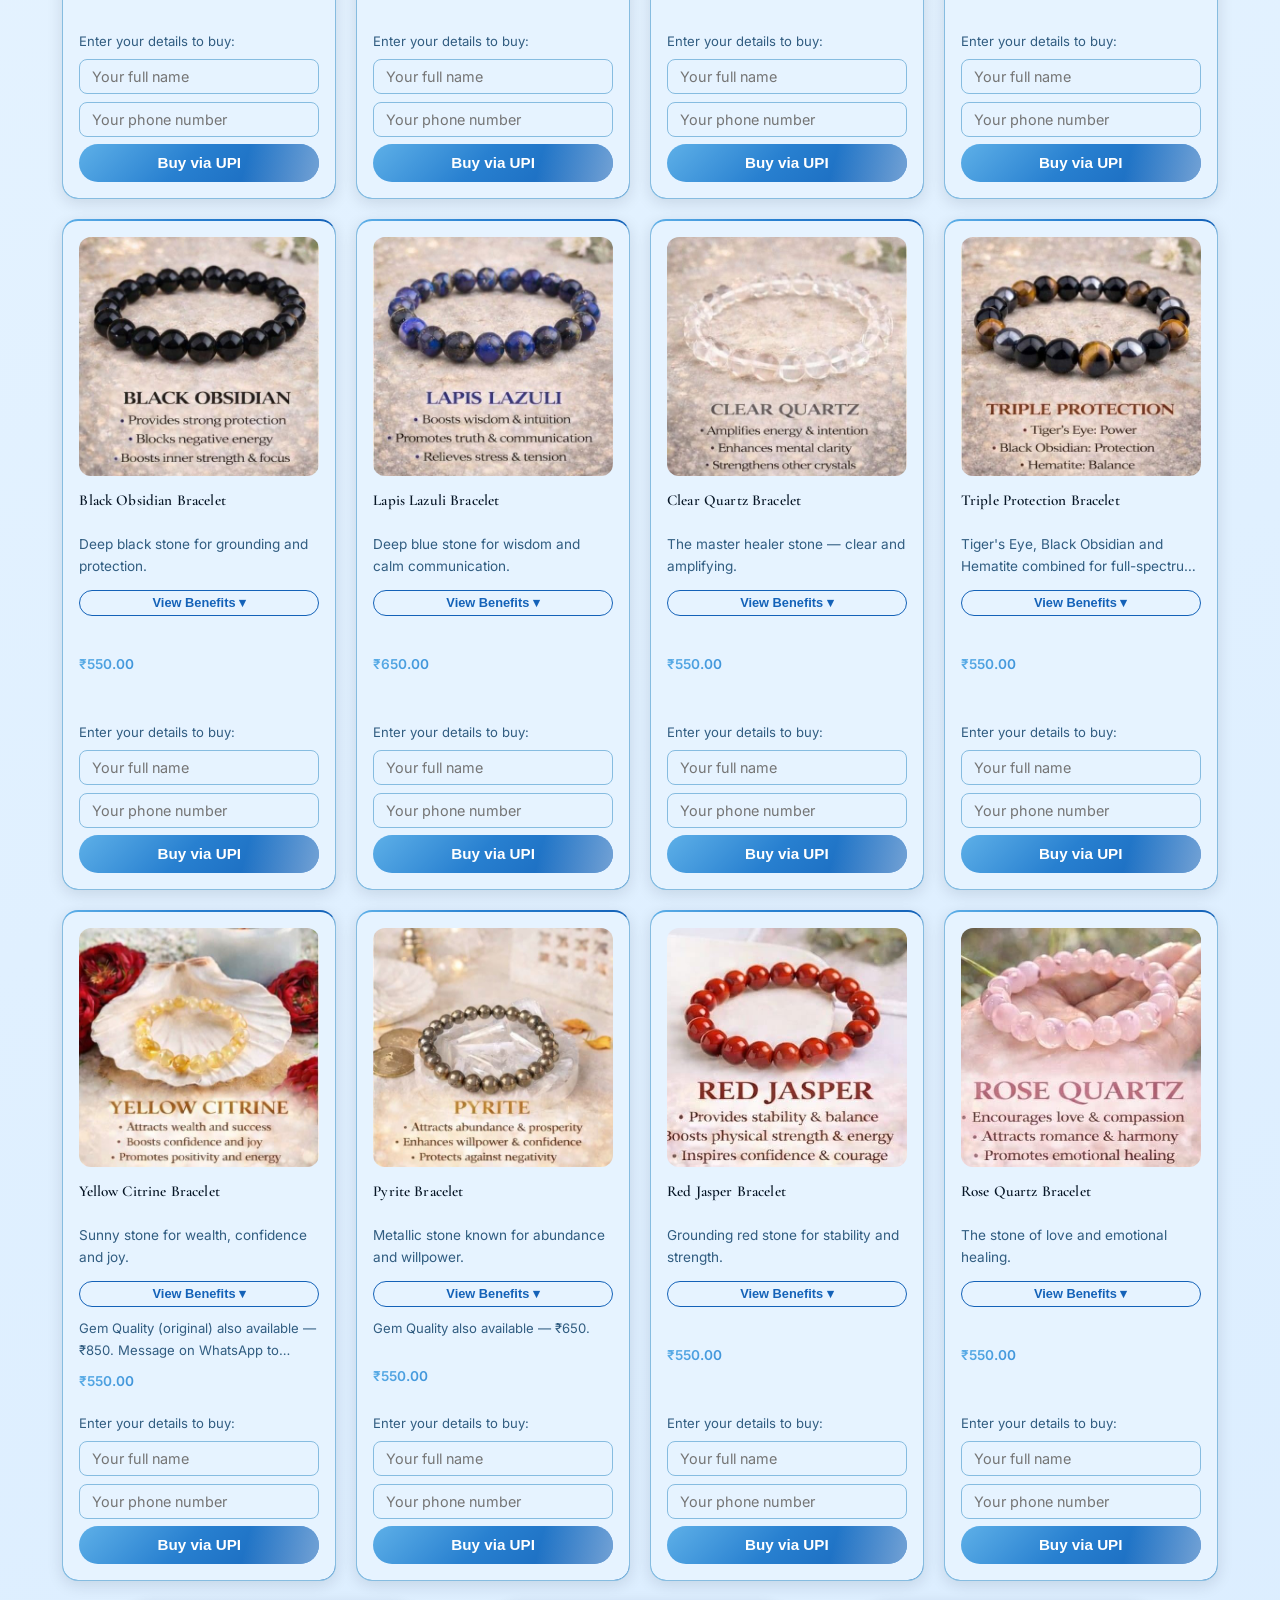
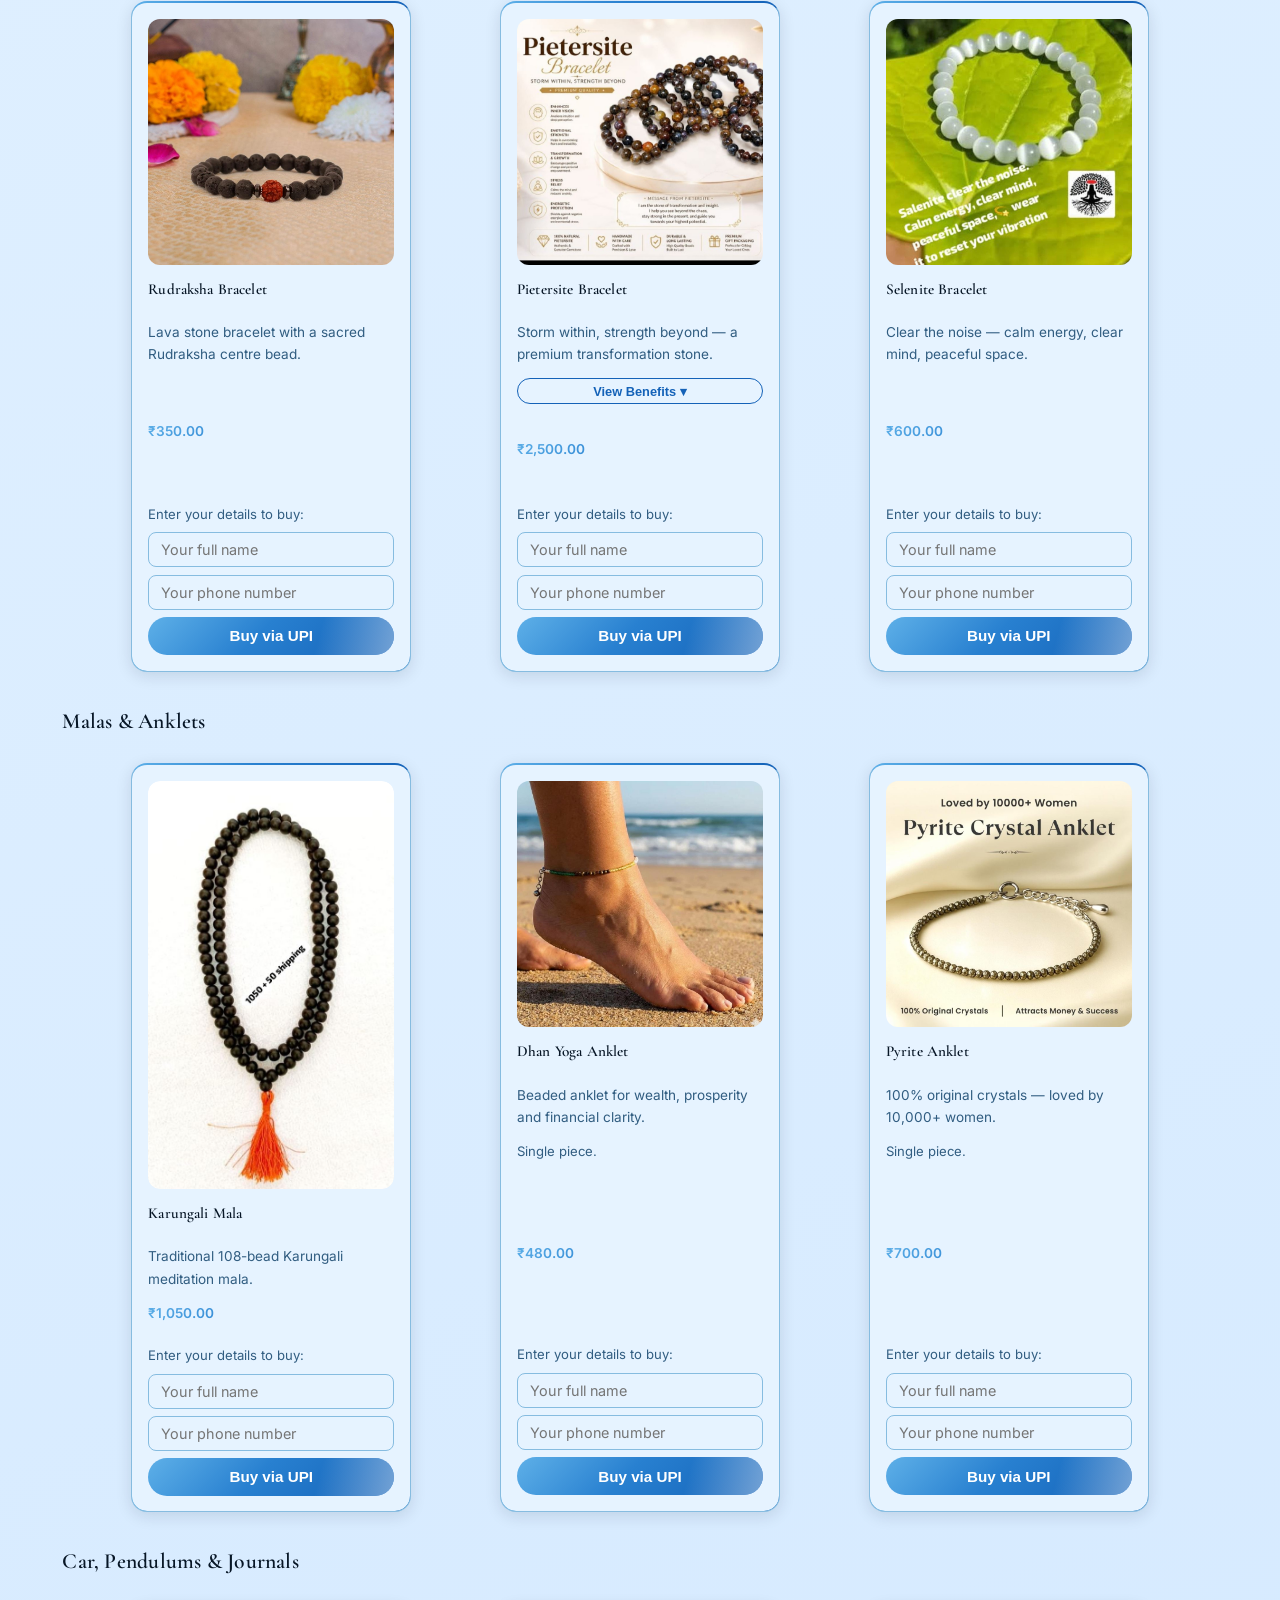
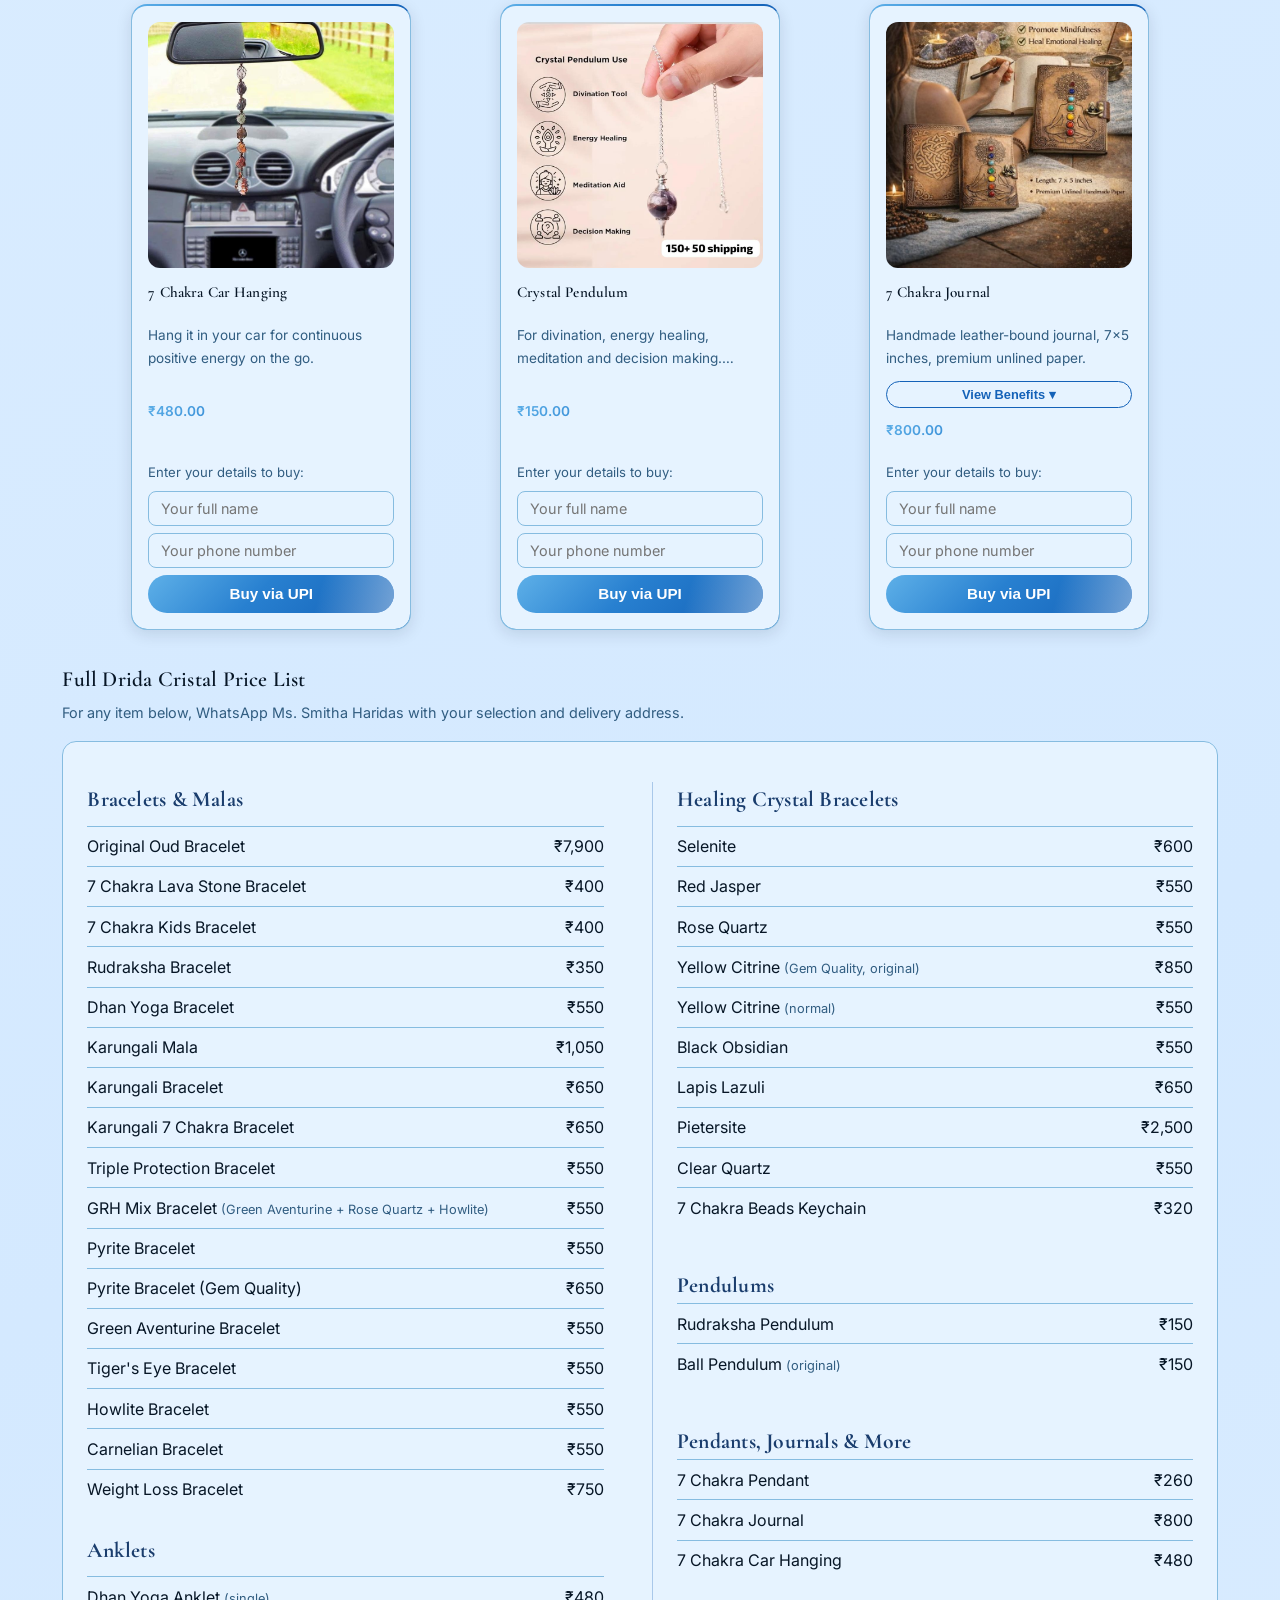
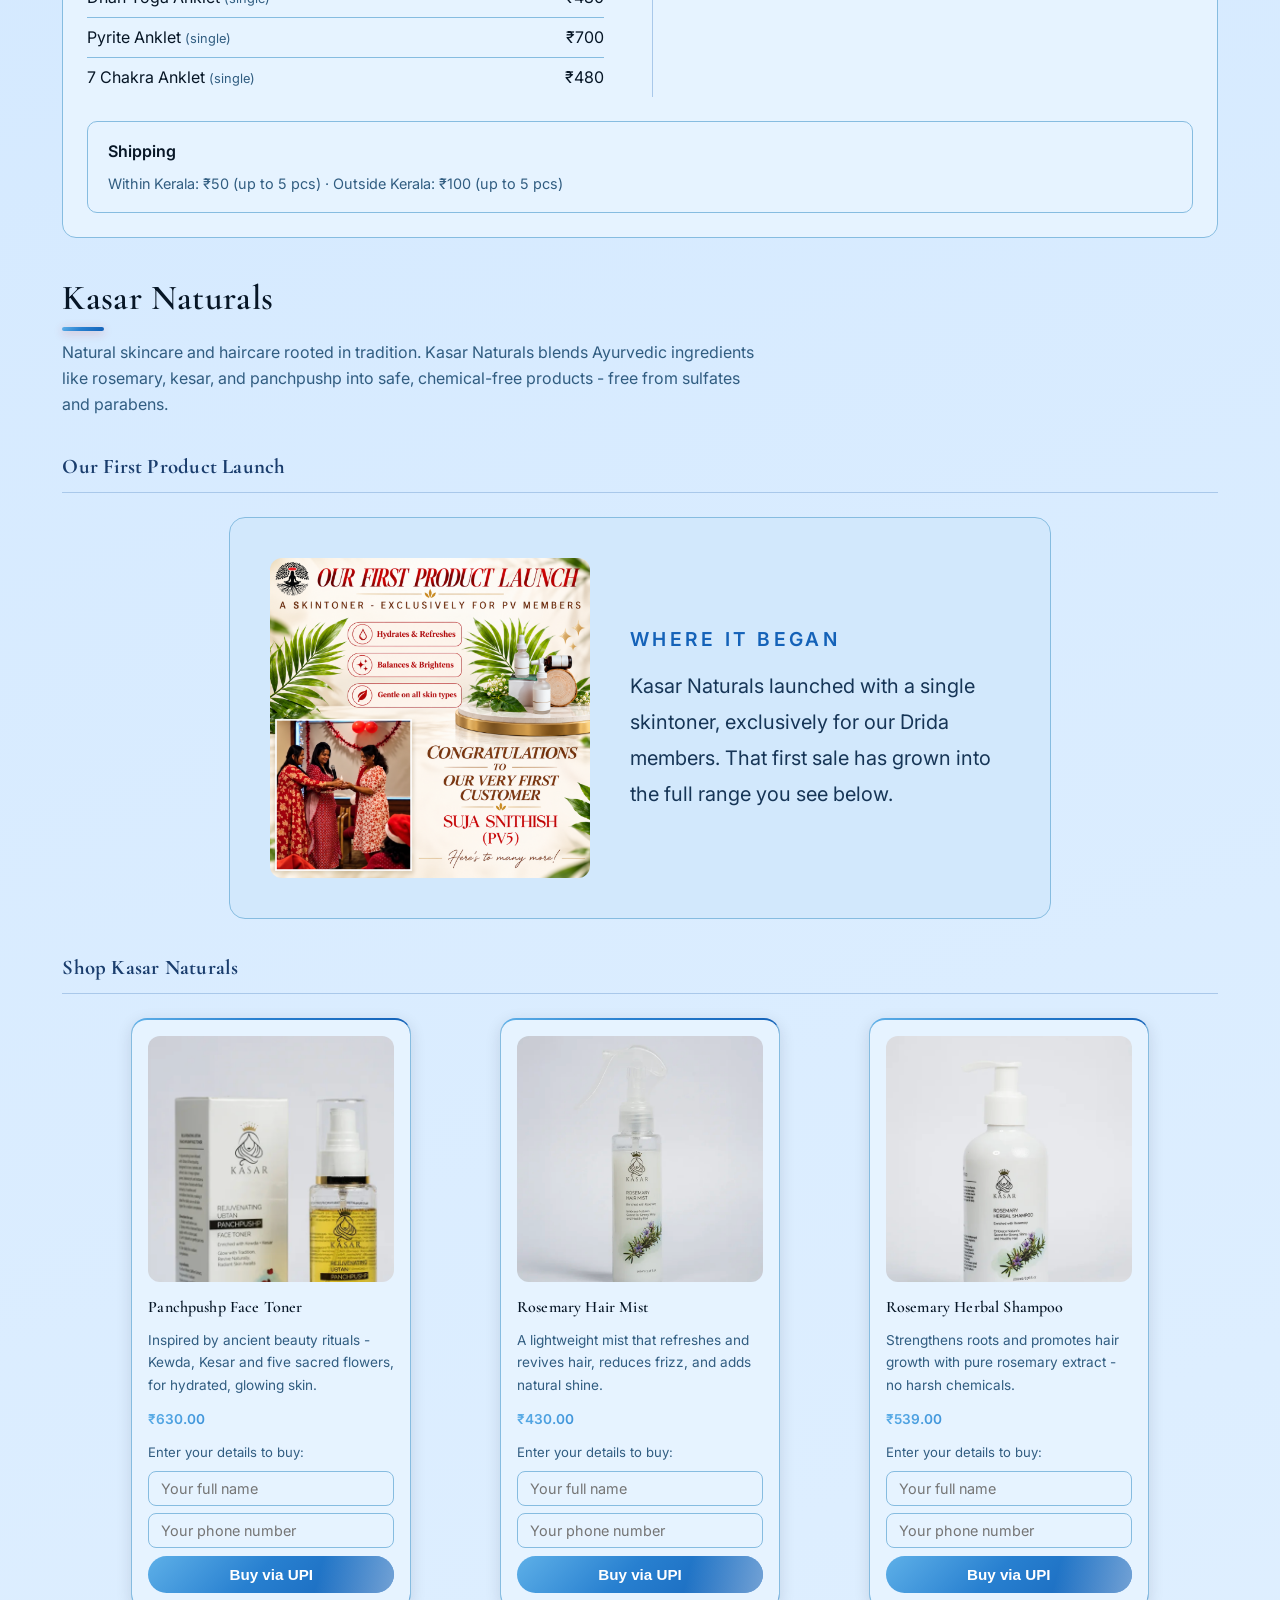
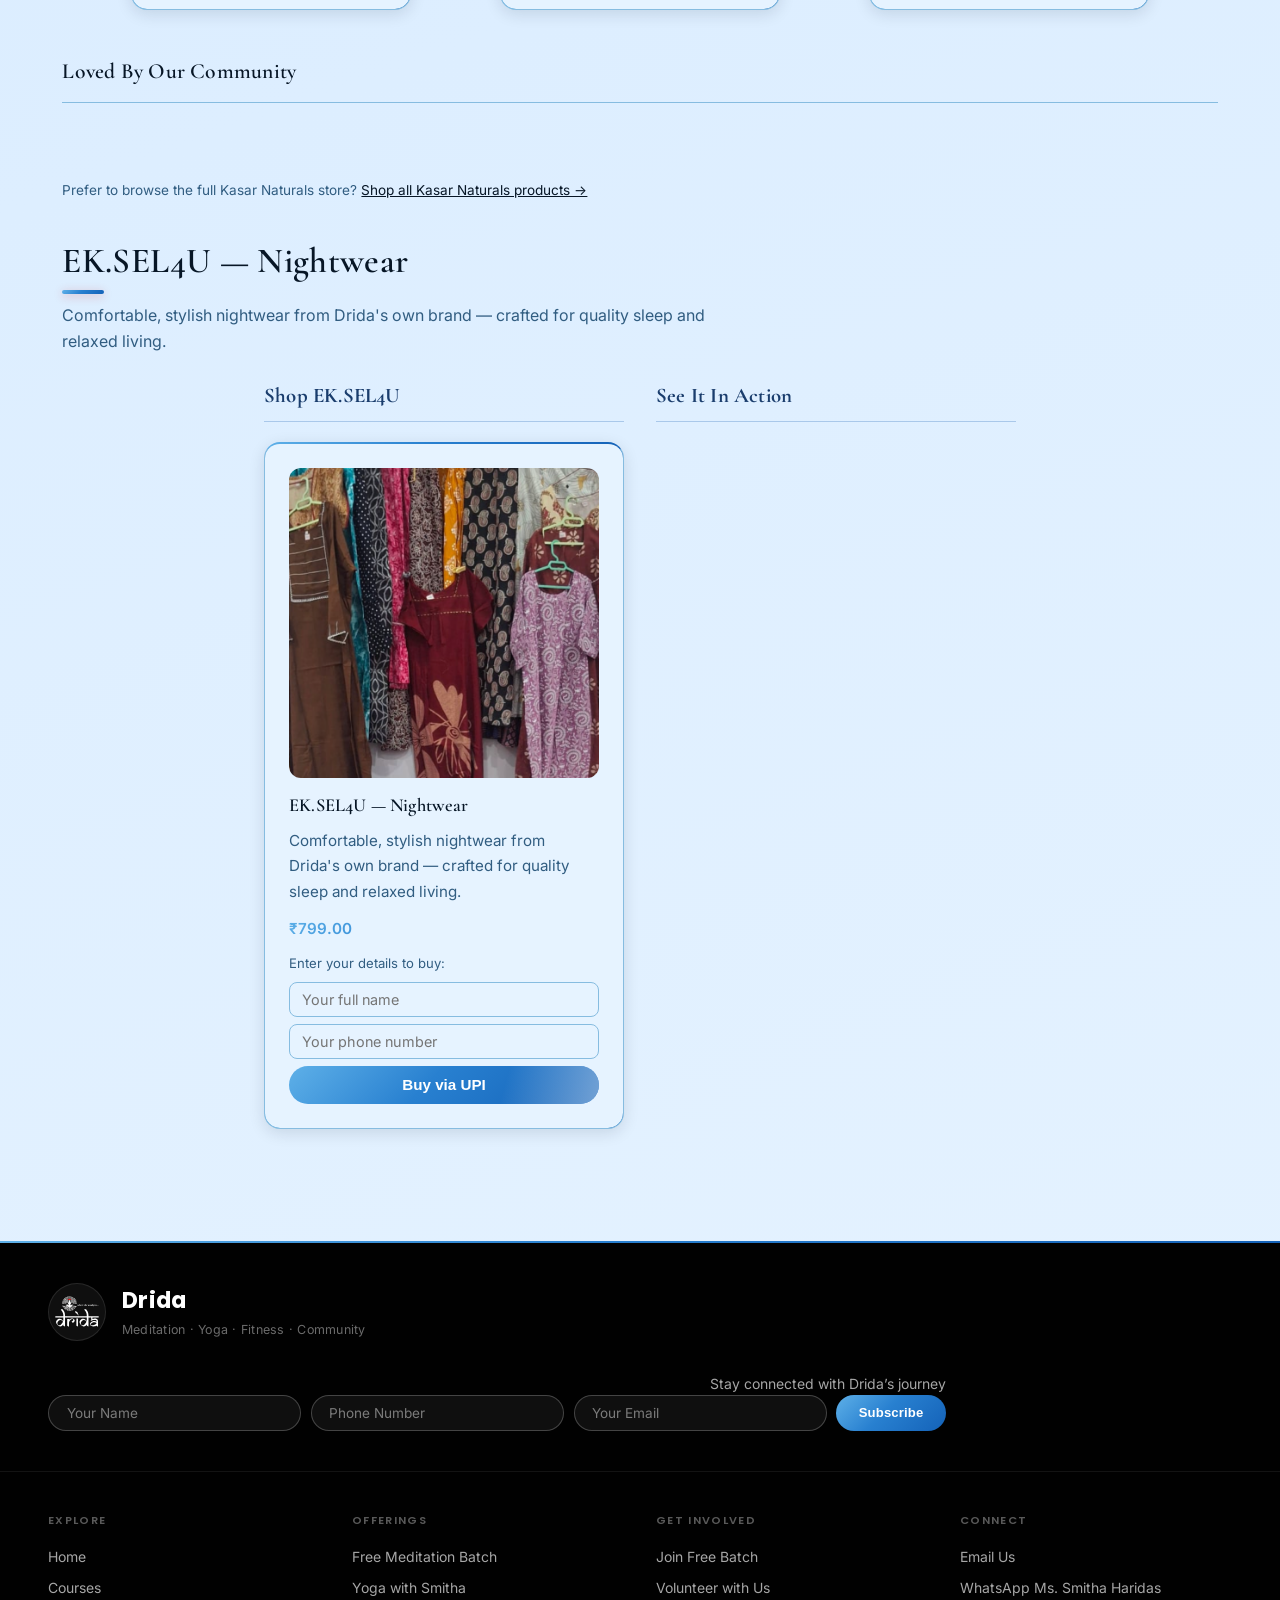
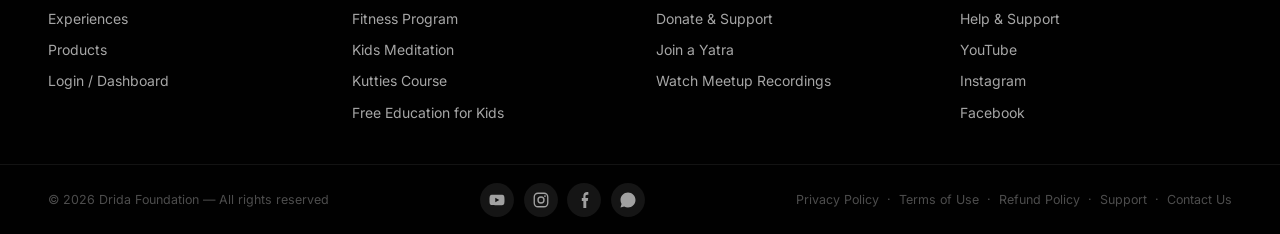
<file: products.html>
<!DOCTYPE html>
<html lang="en">
<head>
  <meta charset="UTF-8">
  <meta name="viewport" content="width=device-width, initial-scale=1.0">
  <title>Products - Drida</title>
  <meta name="description" content="Drida's curated wellness products supporting your meditation and yoga practice. Proceeds support the Drida non-profit community.">
  <meta property="og:type" content="website">
  <meta property="og:site_name" content="Drida">
  <meta property="og:title" content="Products — Drida">
  <meta property="og:description" content="Drida's curated wellness products supporting your meditation and yoga practice. Proceeds support the Drida non-profit community.">
  <meta property="og:image" content="https://drida.org/drida_logo.png">
  <meta property="og:url" content="https://drida.org/products.html">
  <meta name="twitter:card" content="summary">
  <meta name="twitter:title" content="Products — Drida">
  <meta name="twitter:description" content="Drida's curated wellness products supporting your meditation and yoga practice. Proceeds support the Drida non-profit community.">
  <meta name="twitter:image" content="https://drida.org/drida_logo.png">
  <script>!function(){var m=localStorage.getItem("drida-theme-mode");var mode=(m==="light"||m==="dark")?m:(window.matchMedia&&matchMedia('(prefers-color-scheme: dark)').matches?"dark":"light");document.documentElement.setAttribute("data-theme", mode==="dark"?"blue-dark":"pastel-bright")}()</script>
  <link rel="stylesheet" href="style.css?v=63">
  <style>
    .locked-video { position:absolute;inset:0;overflow:hidden; }
    .locked-video img { width:100%;height:100%;object-fit:cover;filter:blur(3px) brightness(0.55); }
    .lock-overlay { position:absolute;inset:0;display:flex;flex-direction:column;align-items:center;justify-content:center;gap:0.5rem;color:#fff;text-align:center;padding:1rem;font-size:0.85rem; }
    .lock-overlay .lock-icon { font-size:2rem; }

    /* Kasar Naturals row: the 3 product cards and the 2 Instagram video
       embeds used to sit as five siblings in one flex-wrap row, so at
       in-between widths they interleaved awkwardly (a video tucked next
       to a product). Group each kind in its own wrapping row, with a
       vertical rule between on wide screens that collapses to a plain
       horizontal gap when the groups stack on narrow ones. */
    .kasar-milestone {
      /* Size the card to its own content (image + a comfortably capped
         text column) and center that on the page, instead of stretching
         to the full row width -- that stretch is what was leaving a big
         empty gap next to the short text. */
      display: flex;
      align-items: center;
      gap: 2.5rem;
      background: var(--paper-alt);
      border: 1px solid var(--line-soft);
      border-radius: 16px;
      padding: 2.5rem;
      margin: 1.5rem auto 1.75rem;
      flex-wrap: wrap;
      max-width: fit-content;
    }
    .kasar-milestone-text {
      max-width: 380px;
    }
    .kasar-milestone img {
      width: 320px;
      height: 320px;
      object-fit: cover;
      border-radius: 12px;
      flex-shrink: 0;
      display: block;
    }
    .kasar-milestone-text .section-tag { margin-bottom: 0.8rem; display: inline-block; font-size: 1.2rem; }
    .kasar-milestone-text p { margin: 0; color: var(--ink-2); font-size: 1.25rem; line-height: 1.8; }
    @media (max-width: 480px) {
      .kasar-milestone { flex-direction: column; text-align: center; }
    }

    /* Kasar Naturals: user wants two clean stacked rows instead of a
       side-by-side split with a divider -- 3 product cards evenly spaced
       in their own row, then the 2 Instagram videos evenly spaced in the
       row below. */
    .kasar-split {
      display: flex;
      flex-direction: column;
      gap: 1.75rem;
      margin-top: 1.5rem;
    }
    .kasar-products {
      display: flex;
      flex-wrap: wrap;
      justify-content: space-evenly;
      gap: 1.25rem;
    }
    .kasar-videos {
      display: flex;
      flex-wrap: wrap;
      justify-content: space-evenly;
      gap: 1.25rem;
      margin-top: 0.5rem;
    }
    .kasar-videos-heading {
      margin-top: 1rem;
    }
    .kasar-videos-heading h3 {
      margin-bottom: 0.75rem;
    }
    .kasar-videos-rule {
      border: none;
      border-top: 1px solid var(--line-soft);
      margin: 0 0 1.25rem;
    }
    .kasar-subsection-heading {
      font-weight: 700;
      font-size: 1.3rem;
      color: #1a3d6d;
      margin: 2rem 0 1.25rem;
      padding-bottom: 0.5rem;
      border-bottom: 1px solid #a9c8ea;
    }


    /* Full Drida Cristal Price List: bold + slightly larger category
       headings, and a light blue rule between the three columns
       (vertical side-by-side, horizontal once they stack on narrow
       screens) plus between the two stacked categories in the middle
       column -- nothing else changed from the base list styling. */
    .price-list-grid > div {
      padding: 0 1.5rem;
    }
    .price-list-grid > div:first-child {
      padding-left: 0;
    }
    .price-list-grid > div:last-child {
      padding-right: 0;
    }
    .price-list-grid > div + div {
      border-left: 1px solid #a9c8ea;
    }
    .price-list-grid h4 {
      font-weight: 700;
      font-size: 1.35rem;
      color: #1a3d6d;
    }
    .price-list-grid h4.price-list-subheading {
      margin-top: 2.5rem;
    }
    @media (max-width: 720px) {
      .price-list-grid {
        grid-template-columns: 1fr !important;
      }
      .price-list-grid > div + div {
        border-left: none;
        border-top: 1px solid #a9c8ea;
        padding-top: 1.5rem;
        margin-top: 0.5rem;
      }
      .price-list-grid > div {
        padding-left: 0;
        padding-right: 0;
      }
    }

    /* Kasar product cards were inheriting the site-wide .card size (up to
       320px wide) which read as oversized for a 3-up row in this narrower
       column. Scope a smaller card here without touching the shared .card
       class used elsewhere on the site. */
    .kasar-products .card {
      flex: 1 1 240px;
      max-width: 280px;
      padding: 1rem;
    }
    .kasar-products .card h3 { font-size: 1rem; }
    .kasar-products .card p { font-size: 0.85rem; }

    /* Drida Cristal cards: same oversizing issue, plus a handful of
       bracelets used a taller 3:4 image box (to show info-graphic text
       without cropping) while the rest use the default square 1:1 -- that
       mismatch made cards in the same row different heights. Both fixed
       below: smaller card width, and every crystal image forced to the
       same 1:1 box (object-fit:contain keeps the taller graphics fully
       visible within that square instead of cropping them). */
    #drida-crystal .card-grid {
      justify-content: space-evenly;
    }
    #drida-crystal .card-grid > .card {
      flex: 1 1 240px;
      max-width: 280px;
      padding: 1rem;
    }
    #drida-crystal .card-grid > .card h3 {
      font-size: 0.95rem;
      min-height: 2.4em;
      display: -webkit-box;
      -webkit-line-clamp: 2;
      -webkit-box-orient: vertical;
      overflow: hidden;
    }
    #drida-crystal .card-grid > .card p { font-size: 0.85rem; }
    #drida-crystal .card-grid > .card > p:not(.price) {
      min-height: 2.6em;
      display: -webkit-box;
      -webkit-line-clamp: 2;
      -webkit-box-orient: vertical;
      overflow: hidden;
    }
    #drida-crystal .card-grid > .card > p.price {
      flex: none;
      margin-top: auto;
    }
    #drida-crystal .card-grid > .card img {
      aspect-ratio: 1 / 1 !important;
    }

    /* EK.SEL4U card reads narrow next to its own image -- widen it a
       little beyond the site-wide 320px card cap. */
    #eksel4u .card-grid > .card {
      max-width: 400px;
    }

  </style>
</head>
<body>  <header>
    <div class="logo-float-bubble" aria-hidden="true">
    <img src="drida_logo.svg" alt="">
  </div>
  <!-- Secondary topstrip: social icons + quick links above main nav (mirrors Isha website) -->
  <div class="topstrip">
    <span class="topstrip-label">Follow Drida:</span>
    <a href="https://youtube.com/@drida_life" target="_blank" rel="noopener noreferrer" class="topstrip-icon" aria-label="YouTube">
      <svg viewBox="0 0 24 24" width="16" height="16" fill="currentColor" aria-hidden="true"><path d="M21.8 8s-.2-1.4-.8-2c-.8-.8-1.6-.8-2-.9C16.5 5 12 5 12 5s-4.5 0-7 .1c-.4.1-1.2.1-2 .9-.6.6-.8 2-.8 2S2 9.6 2 11.2v1.5c0 1.6.2 3.2.2 3.2s.2 1.4.8 2c.8.8 1.8.8 2.3.9C6.9 19 12 19 12 19s4.5 0 7-.1c.4-.1 1.2-.1 2-.9.6-.6.8-2 .8-2S22 14.4 22 12.8v-1.5C22 9.6 21.8 8 21.8 8zM9.7 15V9l5.4 3-5.4 3z"/></svg>
    </a>
    <a href="https://www.instagram.com/d_r_i_d_a_/" target="_blank" rel="noopener noreferrer" class="topstrip-icon" aria-label="Instagram">
      <svg viewBox="0 0 24 24" width="16" height="16" fill="none" stroke="currentColor" stroke-width="1.8" aria-hidden="true"><rect x="3" y="3" width="18" height="18" rx="5"/><circle cx="12" cy="12" r="4"/><circle cx="17.3" cy="6.7" r="1.2" fill="currentColor" stroke="none"/></svg>
    </a>
    <a href="https://wa.me/918075471581" target="_blank" rel="noopener noreferrer" class="topstrip-icon" aria-label="WhatsApp">
      <svg viewBox="0 0 24 24" width="16" height="16" fill="currentColor" aria-hidden="true"><path d="M17.5 14.4c-.3-.1-1.7-.8-1.9-.9-.2-.1-.4-.1-.6.1-.2.2-.7.9-.8 1-.2.2-.3.2-.6.1-.3-.1-1.2-.5-2.4-1.4-.9-.8-1.5-1.7-1.6-2-.2-.3 0-.5.1-.6.1-.1.3-.3.4-.5.1-.2.2-.3.3-.5 0-.2 0-.4-.1-.5-.1-.2-.6-1.4-.8-1.9-.2-.5-.4-.4-.6-.4h-.5c-.2 0-.5.1-.7.3-.2.2-.9.9-.9 2.2 0 1.3 1 2.6 1.1 2.8.1.2 1.9 2.9 4.6 4.1.6.3 1.1.4 1.5.5.6.2 1.2.2 1.6.1.5-.1 1.7-.7 1.9-1.3.2-.7.2-1.2.2-1.3 0-.1-.2-.2-.5-.3zM12 2C6.5 2 2 6.5 2 12c0 1.9.5 3.7 1.4 5.3L2 22l4.9-1.3A10 10 0 0 0 12 22c5.5 0 10-4.5 10-10S17.5 2 12 2z"/></svg>
    </a>
    <a href="https://www.facebook.com/profile.php?id=61579257953722" target="_blank" rel="noopener noreferrer" class="topstrip-icon" aria-label="Facebook">
      <svg viewBox="0 0 320 512" width="10" height="16" fill="currentColor" aria-hidden="true"><path d="M279.14 288l14.22-92.66h-86.36v-59.5c0-25.35 12.42-50.06 52.24-50.06h40.42V6.26S293.5 0 261.16 0c-73.22 0-121.08 44.38-121.08 124.72v70.62H89.69V288h50.39v224h92.61V288z"/></svg>
    </a>
    <span class="topstrip-sep"></span>
    <a href="courses.html#course-batch16" class="topstrip-link">Free Batch</a>
    <a href="mailto:drida4u@gmail.com?subject=I'd like to support Drida" class="topstrip-link topstrip-donate">Donate</a>
  </div>

    <div class="topbar">
      <div class="brand">
        <span class="logo-badge"><img src="drida_logo.svg" alt="Drida logo" class="logo"></span>
        <span class="brand-name">Drida</span>
      </div>
      <nav>
        <a href="index.html">Home</a>
        <div class="nav-dropdown">
          <a href="offerings.html" class="nav-parent">Offerings</a>
          <div class="nav-submenu">
            <a href="offerings.html#meditation">Meditation</a>
            <a href="offerings.html#yoga">Yoga</a>
            <a href="offerings.html#fitness">Fitness</a>
            <a href="offerings.html#diet">Diet &amp; Nutrition</a>
          </div>
        </div>
        <a href="courses.html">Courses</a>
        <a href="trips.html">Experiences</a>
        <a href="products.html" class="active">Products</a>
        <div class="nav-dropdown">
          <a href="about.html" class="nav-parent">About Us</a>
          <div class="nav-submenu">
            <a href="about.html">Drida Family</a>
            <a href="about.html#team">Our Teams</a>
          </div>
        </div>
        <div class="nav-dropdown">
          <a href="stories.html" class="nav-parent">Drida Stories</a>
          <div class="nav-submenu">
            <a href="stories.html">Member Stories</a>
            <a href="stories.html#recordings">Meetup Recordings</a>
          </div>
        </div>
        <div class="nav-dropdown">
          <a href="support.html" class="nav-parent">Support</a>
          <div class="nav-submenu">
            <a href="support.html#contact">Contact Us</a>
            <a href="support.html#faq">FAQs</a>
            <a href="support.html#help">Help</a>
          </div>
        </div>
        <a class="nav-cta-pill" href="courses.html#course-batch16">Join Free Batch</a>
        <a href="/dashboard/">Login</a>
      </nav>
      <button id="theme-toggle" type="button" aria-label="Toggle theme"></button>
    </div>
    <div class="hero">
      <h1>Products</h1>
      <p>Natural wellness products from Drida's partner brands.</p>
    </div>
  </header>

  <main>

    <section id="product-lines">
      <p class="section-intro">Drida's product lines &mdash; pick one to jump straight to it, or scroll through all three below.</p>
      <div class="card-grid">
        <div class="card">
          <img loading="lazy" src="images/crystal_oud_bracelet.jpg?v=3" alt="Drida Cristal">
          <h3>Drida Cristal</h3>
          <p>Handcrafted chakra bracelets, malas, pendants and more &mdash; each piece energised and aligned to specific chakras.</p>
          <p style="margin:0.5rem 0 0;flex:none;margin-top:auto"><a class="btn" href="#drida-crystal">See the full Drida Cristal collection &darr;</a></p>
        </div>
        <div class="card">
          <img loading="lazy" src="images/kasar_face_toner.png" alt="Kasar Naturals">
          <h3>Kasar Naturals</h3>
          <p>Natural skincare and haircare rooted in Ayurvedic tradition &mdash; chemical-free, sulfate-free and paraben-free.</p>
          <p style="margin:0.5rem 0 0;flex:none;margin-top:auto"><a class="btn" href="#kasar">See the full Kasar Naturals collection &darr;</a></p>
        </div>
        <div class="card">
          <img src="images/product-eksel4u.png" alt="EK.SEL4U Nightwear"
               onerror="this.style.display='none';this.nextElementSibling.style.display='flex'">
          <div class="product-placeholder" style="display:none">
            <svg viewBox="0 0 120 80" xmlns="http://www.w3.org/2000/svg" style="width:100%;height:100%">
              <rect width="120" height="80" fill="none"/>
              <path d="M45 15 L35 30 L25 28 L32 45 L32 70 L88 70 L88 45 L95 28 L85 30 L75 15 Q60 22 45 15 Z"
                    fill="none" stroke="currentColor" stroke-width="2" stroke-linejoin="round" opacity="0.25"/>
              <path d="M45 15 Q60 10 75 15" fill="none" stroke="currentColor" stroke-width="1.5" opacity="0.2"/>
            </svg>
          </div>
          <h3>EK.SEL4U &mdash; Nightwear</h3>
          <p>Comfortable, stylish nightwear from Drida's own brand &mdash; crafted for quality sleep and relaxed living.</p>
          <p style="margin:0.5rem 0 0;flex:none;margin-top:auto"><a class="btn" href="#eksel4u">See the full EK.SEL4U collection &darr;</a></p>
        </div>
      </div>
    </section>

    <section id="drida-crystal">
      <h2>Drida Cristal</h2>
      <p>
        Handcrafted crystal &amp; chakra jewellery, energised and blessed by Smitha Ma'am —
        each bracelet, mala, pendant and anklet is chosen to bring balance, protection and
        positive energy into everyday life.
      </p>

      <div class="card-grid">
        <div class="card">
          <img loading="lazy" src="images/crystal_oud_bracelet.jpg?v=4" alt="Original Oud Bracelet, Unisex Premium">
          <h3>Original Oud Bracelet</h3>
          <p>Unisex premium bracelet for protection, calm and positive energy.</p>
          <button type="button" onclick="toggleBenefits('benefits-oud', this)" style="background:none;border:1px solid var(--accent, #1a3d6d);border-radius:999px;padding:0.3rem 0.9rem;margin:0 0 0.7rem;color:var(--accent, #1a3d6d);font-size:0.8rem;font-weight:600;cursor:pointer;display:inline-block">View Benefits &#9662;</button>
          <ul id="benefits-oud" style="display:none;margin:0 0 0.75rem;padding-left:1.1rem;font-size:0.88rem;color:var(--muted)">
            <li>Protection &amp; grounding</li>
            <li>Calmness &amp; emotional balance</li>
            <li>Positive energy &amp; abundance</li>
            <li>Meditation, focus &amp; inner peace</li>
            <li>Releases negative energy &amp; emotional heaviness</li>
            <li>Confidence, stability &amp; spiritual connection</li>
            <li>Prosperity &amp; good fortune</li>
          </ul>
          <p class="price">&#8377;7,900.00</p>
          <div id="upi-crystal-oud" style="display:flex;flex-direction:column;gap:0.45rem">
            <p style="font-size:0.82rem;color:var(--muted);margin:0">Enter your details to buy:</p>
            <input id="n-upi-crystal-oud" style="border:1px solid var(--line-soft);border-radius:8px;padding:0.5rem 0.75rem;font-size:0.9rem;font-family:inherit;background:var(--paper);color:var(--ink);width:100%;box-sizing:border-box" type="text" placeholder="Your full name" />
            <input id="p-upi-crystal-oud" style="border:1px solid var(--line-soft);border-radius:8px;padding:0.5rem 0.75rem;font-size:0.9rem;font-family:inherit;background:var(--paper);color:var(--ink);width:100%;box-sizing:border-box" type="tel" placeholder="Your phone number" />
            <button class="btn" type="button" onclick="showProductUpi('upi-crystal-oud','Drida Cristal - Original Oud Bracelet',7900)">Buy via UPI</button>
          </div>
        </div>

        <div class="card">
          <img loading="lazy" src="images/crystal_rose_quartz_trio.jpg?v=4" alt="Green Aventurine, Rose Quartz and White Howlite Trio Bracelet (GRH Mix)">
          <h3>Green Aventurine · Rose Quartz · Howlite Trio (GRH Mix)</h3>
          <p>Three stones combined for love, peace and abundance.</p>
          <button type="button" onclick="toggleBenefits('benefits-trio', this)" style="background:none;border:1px solid var(--accent, #1a3d6d);border-radius:999px;padding:0.3rem 0.9rem;margin:0 0 0.7rem;color:var(--accent, #1a3d6d);font-size:0.8rem;font-weight:600;cursor:pointer;display:inline-block">View Benefits &#9662;</button>
          <ul id="benefits-trio" style="display:none;margin:0 0 0.75rem;padding-left:1.1rem;font-size:0.88rem;color:var(--muted)">
            <li><strong>Rose Quartz:</strong> love, emotional healing, self-love &amp; harmony</li>
            <li><strong>White Howlite:</strong> calmness, relaxation &amp; peaceful energy</li>
            <li><strong>Green Aventurine:</strong> luck, prosperity, confidence &amp; positive energy</li>
            <li><strong>Overall:</strong> love, peace, emotional balance, positivity &amp; abundance</li>
          </ul>
          <p class="price">&#8377;550.00</p>
          <div id="upi-crystal-grhmix" style="display:flex;flex-direction:column;gap:0.45rem">
            <p style="font-size:0.82rem;color:var(--muted);margin:0">Enter your details to buy:</p>
            <input id="n-upi-crystal-grhmix" style="border:1px solid var(--line-soft);border-radius:8px;padding:0.5rem 0.75rem;font-size:0.9rem;font-family:inherit;background:var(--paper);color:var(--ink);width:100%;box-sizing:border-box" type="text" placeholder="Your full name" />
            <input id="p-upi-crystal-grhmix" style="border:1px solid var(--line-soft);border-radius:8px;padding:0.5rem 0.75rem;font-size:0.9rem;font-family:inherit;background:var(--paper);color:var(--ink);width:100%;box-sizing:border-box" type="tel" placeholder="Your phone number" />
            <button class="btn" type="button" onclick="showProductUpi('upi-crystal-grhmix','Drida Cristal - GRH Mix (Green Aventurine + Rose Quartz + Howlite)',550)">Buy via UPI</button>
          </div>
        </div>

        <div class="card">
          <img loading="lazy" src="images/crystal_green_aventurine.jpg?v=3" alt="Green Aventurine Bracelet">
          <h3>Green Aventurine Bracelet</h3>
          <p>For luck, healing and creativity.</p>
          <button type="button" onclick="toggleBenefits('benefits-aventurine', this)" style="background:none;border:1px solid var(--accent, #1a3d6d);border-radius:999px;padding:0.3rem 0.9rem;margin:0 0 0.7rem;color:var(--accent, #1a3d6d);font-size:0.8rem;font-weight:600;cursor:pointer;display:inline-block">View Benefits &#9662;</button>
          <ul id="benefits-aventurine" style="display:none;margin:0 0 0.75rem;padding-left:1.1rem;font-size:0.88rem;color:var(--muted)">
            <li>Attracts luck &amp; abundance</li>
            <li>Promotes emotional healing</li>
            <li>Boosts creativity &amp; optimism</li>
          </ul>
          <p class="price">&#8377;550.00</p>
          <div id="upi-crystal-aventurine" style="display:flex;flex-direction:column;gap:0.45rem">
            <p style="font-size:0.82rem;color:var(--muted);margin:0">Enter your details to buy:</p>
            <input id="n-upi-crystal-aventurine" style="border:1px solid var(--line-soft);border-radius:8px;padding:0.5rem 0.75rem;font-size:0.9rem;font-family:inherit;background:var(--paper);color:var(--ink);width:100%;box-sizing:border-box" type="text" placeholder="Your full name" />
            <input id="p-upi-crystal-aventurine" style="border:1px solid var(--line-soft);border-radius:8px;padding:0.5rem 0.75rem;font-size:0.9rem;font-family:inherit;background:var(--paper);color:var(--ink);width:100%;box-sizing:border-box" type="tel" placeholder="Your phone number" />
            <button class="btn" type="button" onclick="showProductUpi('upi-crystal-aventurine','Drida Cristal - Green Aventurine Bracelet',550)">Buy via UPI</button>
          </div>
        </div>

        <div class="card">
          <img loading="lazy" src="images/crystal_tigers_eye.jpg?v=3" alt="Tiger's Eye Bracelet">
          <h3>Tiger's Eye Bracelet</h3>
          <p>For courage, balance and focus.</p>
          <button type="button" onclick="toggleBenefits('benefits-tigereye', this)" style="background:none;border:1px solid var(--accent, #1a3d6d);border-radius:999px;padding:0.3rem 0.9rem;margin:0 0 0.7rem;color:var(--accent, #1a3d6d);font-size:0.8rem;font-weight:600;cursor:pointer;display:inline-block">View Benefits &#9662;</button>
          <ul id="benefits-tigereye" style="display:none;margin:0 0 0.75rem;padding-left:1.1rem;font-size:0.88rem;color:var(--muted)">
            <li>Boosts courage &amp; confidence</li>
            <li>Brings balance &amp; clarity</li>
            <li>Enhances willpower &amp; focus</li>
          </ul>
          <p class="price">&#8377;550.00</p>
          <div id="upi-crystal-tigereye" style="display:flex;flex-direction:column;gap:0.45rem">
            <p style="font-size:0.82rem;color:var(--muted);margin:0">Enter your details to buy:</p>
            <input id="n-upi-crystal-tigereye" style="border:1px solid var(--line-soft);border-radius:8px;padding:0.5rem 0.75rem;font-size:0.9rem;font-family:inherit;background:var(--paper);color:var(--ink);width:100%;box-sizing:border-box" type="text" placeholder="Your full name" />
            <input id="p-upi-crystal-tigereye" style="border:1px solid var(--line-soft);border-radius:8px;padding:0.5rem 0.75rem;font-size:0.9rem;font-family:inherit;background:var(--paper);color:var(--ink);width:100%;box-sizing:border-box" type="tel" placeholder="Your phone number" />
            <button class="btn" type="button" onclick="showProductUpi('upi-crystal-tigereye','Drida Cristal - Tiger&#39;s Eye Bracelet',550)">Buy via UPI</button>
          </div>
        </div>

        <div class="card">
          <img loading="lazy" src="images/crystal_howlite.jpg?v=2" alt="Howlite Bracelet">
          <h3>Howlite Bracelet</h3>
          <p>For calm, sleep and stress relief.</p>
          <button type="button" onclick="toggleBenefits('benefits-howlite', this)" style="background:none;border:1px solid var(--accent, #1a3d6d);border-radius:999px;padding:0.3rem 0.9rem;margin:0 0 0.7rem;color:var(--accent, #1a3d6d);font-size:0.8rem;font-weight:600;cursor:pointer;display:inline-block">View Benefits &#9662;</button>
          <ul id="benefits-howlite" style="display:none;margin:0 0 0.75rem;padding-left:1.1rem;font-size:0.88rem;color:var(--muted)">
            <li>Calms the mind &amp; emotions</li>
            <li>Aids sleep &amp; relaxation</li>
            <li>Reduces stress &amp; anxiety</li>
          </ul>
          <p class="price">&#8377;550.00</p>
          <div id="upi-crystal-howlite" style="display:flex;flex-direction:column;gap:0.45rem">
            <p style="font-size:0.82rem;color:var(--muted);margin:0">Enter your details to buy:</p>
            <input id="n-upi-crystal-howlite" style="border:1px solid var(--line-soft);border-radius:8px;padding:0.5rem 0.75rem;font-size:0.9rem;font-family:inherit;background:var(--paper);color:var(--ink);width:100%;box-sizing:border-box" type="text" placeholder="Your full name" />
            <input id="p-upi-crystal-howlite" style="border:1px solid var(--line-soft);border-radius:8px;padding:0.5rem 0.75rem;font-size:0.9rem;font-family:inherit;background:var(--paper);color:var(--ink);width:100%;box-sizing:border-box" type="tel" placeholder="Your phone number" />
            <button class="btn" type="button" onclick="showProductUpi('upi-crystal-howlite','Drida Cristal - Howlite Bracelet',550)">Buy via UPI</button>
          </div>
        </div>

        <div class="card">
          <img loading="lazy" src="images/crystal_carnelian.jpg?v=2" alt="Carnelian Bracelet">
          <h3>Carnelian Bracelet</h3>
          <p>For motivation, creativity and vitality.</p>
          <button type="button" onclick="toggleBenefits('benefits-carnelian', this)" style="background:none;border:1px solid var(--accent, #1a3d6d);border-radius:999px;padding:0.3rem 0.9rem;margin:0 0 0.7rem;color:var(--accent, #1a3d6d);font-size:0.8rem;font-weight:600;cursor:pointer;display:inline-block">View Benefits &#9662;</button>
          <ul id="benefits-carnelian" style="display:none;margin:0 0 0.75rem;padding-left:1.1rem;font-size:0.88rem;color:var(--muted)">
            <li>Boosts motivation &amp; confidence</li>
            <li>Enhances creativity &amp; passion</li>
            <li>Increases vitality &amp; drive</li>
          </ul>
          <p class="price">&#8377;550.00</p>
          <div id="upi-crystal-carnelian" style="display:flex;flex-direction:column;gap:0.45rem">
            <p style="font-size:0.82rem;color:var(--muted);margin:0">Enter your details to buy:</p>
            <input id="n-upi-crystal-carnelian" style="border:1px solid var(--line-soft);border-radius:8px;padding:0.5rem 0.75rem;font-size:0.9rem;font-family:inherit;background:var(--paper);color:var(--ink);width:100%;box-sizing:border-box" type="text" placeholder="Your full name" />
            <input id="p-upi-crystal-carnelian" style="border:1px solid var(--line-soft);border-radius:8px;padding:0.5rem 0.75rem;font-size:0.9rem;font-family:inherit;background:var(--paper);color:var(--ink);width:100%;box-sizing:border-box" type="tel" placeholder="Your phone number" />
            <button class="btn" type="button" onclick="showProductUpi('upi-crystal-carnelian','Drida Cristal - Carnelian Bracelet',550)">Buy via UPI</button>
          </div>
        </div>

        <div class="card">
          <img loading="lazy" src="images/crystal_weight_loss.jpg?v=4" alt="Weight Loss Bracelet">
          <h3>Weight Loss Bracelet</h3>
          <p>Supports weight management and healthy habits.</p>
          <button type="button" onclick="toggleBenefits('benefits-weightloss', this)" style="background:none;border:1px solid var(--accent, #1a3d6d);border-radius:999px;padding:0.3rem 0.9rem;margin:0 0 0.7rem;color:var(--accent, #1a3d6d);font-size:0.8rem;font-weight:600;cursor:pointer;display:inline-block">View Benefits &#9662;</button>
          <ul id="benefits-weightloss" style="display:none;margin:0 0 0.75rem;padding-left:1.1rem;font-size:0.88rem;color:var(--muted)">
            <li>Weight management support</li>
            <li>Motivation &amp; energy boost</li>
            <li>Reduces stress &amp; emotional eating</li>
            <li>Supports metabolism</li>
            <li>Improves focus &amp; self-control</li>
            <li>Promotes positive energy</li>
          </ul>
          <p class="price">&#8377;750.00</p>
          <div id="upi-crystal-weightloss" style="display:flex;flex-direction:column;gap:0.45rem">
            <p style="font-size:0.82rem;color:var(--muted);margin:0">Enter your details to buy:</p>
            <input id="n-upi-crystal-weightloss" style="border:1px solid var(--line-soft);border-radius:8px;padding:0.5rem 0.75rem;font-size:0.9rem;font-family:inherit;background:var(--paper);color:var(--ink);width:100%;box-sizing:border-box" type="text" placeholder="Your full name" />
            <input id="p-upi-crystal-weightloss" style="border:1px solid var(--line-soft);border-radius:8px;padding:0.5rem 0.75rem;font-size:0.9rem;font-family:inherit;background:var(--paper);color:var(--ink);width:100%;box-sizing:border-box" type="tel" placeholder="Your phone number" />
            <button class="btn" type="button" onclick="showProductUpi('upi-crystal-weightloss','Drida Cristal - Weight Loss Bracelet',750)">Buy via UPI</button>
          </div>
        </div>

        <div class="card">
          <img loading="lazy" src="images/crystal_chakra_keychain.jpg?v=4" alt="7 Chakra Beads Keychain with Mom Charm">
          <h3>7 Chakra Beads Keychain</h3>
          <p>"Mom You Are the Heart of Our Family" charm with 7 natural chakra beads.</p>
          <button type="button" onclick="toggleBenefits('benefits-keychain', this)" style="background:none;border:1px solid var(--accent, #1a3d6d);border-radius:999px;padding:0.3rem 0.9rem;margin:0 0 0.7rem;color:var(--accent, #1a3d6d);font-size:0.8rem;font-weight:600;cursor:pointer;display:inline-block">View Benefits &#9662;</button>
          <ul id="benefits-keychain" style="display:none;margin:0 0 0.75rem;padding-left:1.1rem;font-size:0.88rem;color:var(--muted)">
            <li>Balances Chakras</li>
            <li>Brings Positivity &amp; Healing</li>
            <li>Protection &amp; Good Vibes</li>
            <li>Thoughtful Gift</li>
            <li>Natural Stones &amp; Durable</li>
          </ul>
          <p class="price">&#8377;320.00</p>
          <div id="upi-crystal-keychain" style="display:flex;flex-direction:column;gap:0.45rem">
            <p style="font-size:0.82rem;color:var(--muted);margin:0">Enter your details to buy:</p>
            <input id="n-upi-crystal-keychain" style="border:1px solid var(--line-soft);border-radius:8px;padding:0.5rem 0.75rem;font-size:0.9rem;font-family:inherit;background:var(--paper);color:var(--ink);width:100%;box-sizing:border-box" type="text" placeholder="Your full name" />
            <input id="p-upi-crystal-keychain" style="border:1px solid var(--line-soft);border-radius:8px;padding:0.5rem 0.75rem;font-size:0.9rem;font-family:inherit;background:var(--paper);color:var(--ink);width:100%;box-sizing:border-box" type="tel" placeholder="Your phone number" />
            <button class="btn" type="button" onclick="showProductUpi('upi-crystal-keychain','Drida Cristal - 7 Chakra Beads Keychain',320)">Buy via UPI</button>
          </div>
        </div>
      </div>
      <h3 style="margin-top:2rem">More Bracelets</h3>
      <div class="card-grid">
        <div class="card">
          <img loading="lazy" src="images/crystal_7chakra_lava_bracelet.jpg?v=3" alt="7 Chakra Lava Stone Bracelet">
          <h3>7 Chakra Lava Stone Bracelet</h3>
          <p>Lava stone with 7 chakra gemstones for balance and harmony.</p>
          <button type="button" onclick="toggleBenefits('benefits-7chakra-lava', this)" style="background:none;border:1px solid var(--accent, #1a3d6d);border-radius:999px;padding:0.3rem 0.9rem;margin:0 0 0.7rem;color:var(--accent, #1a3d6d);font-size:0.8rem;font-weight:600;cursor:pointer;display:inline-block">View Benefits &#9662;</button>
          <ul id="benefits-7chakra-lava" style="display:none;margin:0 0 0.75rem;padding-left:1.1rem;font-size:0.88rem;color:var(--muted)">
            <li>Turquoise: fosters friendship &amp; joy</li>
            <li>Lapis: enhances wisdom &amp; vision</li>
            <li>Red Carnelian: stimulates emotions &amp; motivation</li>
            <li>Lava Stone: stabilises energy, promotes balance &amp; harmony</li>
            <li>Amber: attracts wealth &amp; abundance</li>
            <li>Amethyst: promotes health &amp; enhances sleep</li>
            <li>Tiger Eye: boosts confidence &amp; courage</li>
            <li>Green Aventurine: supports intuition &amp; truthfulness</li>
          </ul>
          <p class="price">&#8377;400.00</p>
          <div id="upi-crystal-7chakra-lava" style="display:flex;flex-direction:column;gap:0.45rem">
            <p style="font-size:0.82rem;color:var(--muted);margin:0">Enter your details to buy:</p>
            <input id="n-upi-crystal-7chakra-lava" style="border:1px solid var(--line-soft);border-radius:8px;padding:0.5rem 0.75rem;font-size:0.9rem;font-family:inherit;background:var(--paper);color:var(--ink);width:100%;box-sizing:border-box" type="text" placeholder="Your full name" />
            <input id="p-upi-crystal-7chakra-lava" style="border:1px solid var(--line-soft);border-radius:8px;padding:0.5rem 0.75rem;font-size:0.9rem;font-family:inherit;background:var(--paper);color:var(--ink);width:100%;box-sizing:border-box" type="tel" placeholder="Your phone number" />
            <button class="btn" type="button" onclick="showProductUpi('upi-crystal-7chakra-lava','Drida Cristal - 7 Chakra Lava Stone Bracelet',400)">Buy via UPI</button>
          </div>
        </div>
        <div class="card">
          <img loading="lazy" src="images/crystal_dhan_yoga_bracelet.jpg?v=3" alt="Natural Dhan Yoga Bracelet">
          <h3>Dhan Yoga Bracelet</h3>
          <p>For wealth, prosperity and financial clarity.</p>
          <button type="button" onclick="toggleBenefits('benefits-dhanyoga', this)" style="background:none;border:1px solid var(--accent, #1a3d6d);border-radius:999px;padding:0.3rem 0.9rem;margin:0 0 0.7rem;color:var(--accent, #1a3d6d);font-size:0.8rem;font-weight:600;cursor:pointer;display:inline-block">View Benefits &#9662;</button>
          <ul id="benefits-dhanyoga" style="display:none;margin:0 0 0.75rem;padding-left:1.1rem;font-size:0.88rem;color:var(--muted)">
            <li>Attracts Wealth &amp; Prosperity</li>
            <li>Improves Financial Stability</li>
            <li>Brings Good Luck &amp; Opportunities</li>
            <li>Enhances Decision Making Skills</li>
          </ul>
          <p class="price">&#8377;550.00</p>
          <div id="upi-crystal-dhanyoga" style="display:flex;flex-direction:column;gap:0.45rem">
            <p style="font-size:0.82rem;color:var(--muted);margin:0">Enter your details to buy:</p>
            <input id="n-upi-crystal-dhanyoga" style="border:1px solid var(--line-soft);border-radius:8px;padding:0.5rem 0.75rem;font-size:0.9rem;font-family:inherit;background:var(--paper);color:var(--ink);width:100%;box-sizing:border-box" type="text" placeholder="Your full name" />
            <input id="p-upi-crystal-dhanyoga" style="border:1px solid var(--line-soft);border-radius:8px;padding:0.5rem 0.75rem;font-size:0.9rem;font-family:inherit;background:var(--paper);color:var(--ink);width:100%;box-sizing:border-box" type="tel" placeholder="Your phone number" />
            <button class="btn" type="button" onclick="showProductUpi('upi-crystal-dhanyoga','Drida Cristal - Dhan Yoga Bracelet',550)">Buy via UPI</button>
          </div>
        </div>
        <div class="card">
          <img loading="lazy" src="images/crystal_karungali_bracelet.jpg?v=3" alt="Karungali Bracelet">
          <h3>Karungali Bracelet</h3>
          <p>Traditional black wood bracelet for calm and protection.</p>
          <button type="button" onclick="toggleBenefits('benefits-karungali', this)" style="background:none;border:1px solid var(--accent, #1a3d6d);border-radius:999px;padding:0.3rem 0.9rem;margin:0 0 0.7rem;color:var(--accent, #1a3d6d);font-size:0.8rem;font-weight:600;cursor:pointer;display:inline-block">View Benefits &#9662;</button>
          <ul id="benefits-karungali" style="display:none;margin:0 0 0.75rem;padding-left:1.1rem;font-size:0.88rem;color:var(--muted)">
            <li>Stress Relief &amp; Calm Mind</li>
            <li>Enhances Spiritual Growth</li>
            <li>Protects against Negativity</li>
            <li>Improves Focus &amp; Concentration</li>
          </ul>
          <p class="price">&#8377;650.00</p>
          <div id="upi-crystal-karungali" style="display:flex;flex-direction:column;gap:0.45rem">
            <p style="font-size:0.82rem;color:var(--muted);margin:0">Enter your details to buy:</p>
            <input id="n-upi-crystal-karungali" style="border:1px solid var(--line-soft);border-radius:8px;padding:0.5rem 0.75rem;font-size:0.9rem;font-family:inherit;background:var(--paper);color:var(--ink);width:100%;box-sizing:border-box" type="text" placeholder="Your full name" />
            <input id="p-upi-crystal-karungali" style="border:1px solid var(--line-soft);border-radius:8px;padding:0.5rem 0.75rem;font-size:0.9rem;font-family:inherit;background:var(--paper);color:var(--ink);width:100%;box-sizing:border-box" type="tel" placeholder="Your phone number" />
            <button class="btn" type="button" onclick="showProductUpi('upi-crystal-karungali','Drida Cristal - Karungali Bracelet',650)">Buy via UPI</button>
          </div>
        </div>
        <div class="card">
          <img loading="lazy" src="images/crystal_karungali_7chakra.jpg?v=3" alt="Natural Karungali with Seven Chakra Bracelet">
          <h3>Karungali 7 Chakra Bracelet</h3>
          <p>Karungali wood combined with 7 chakra stones.</p>
          <button type="button" onclick="toggleBenefits('benefits-karungali7chakra', this)" style="background:none;border:1px solid var(--accent, #1a3d6d);border-radius:999px;padding:0.3rem 0.9rem;margin:0 0 0.7rem;color:var(--accent, #1a3d6d);font-size:0.8rem;font-weight:600;cursor:pointer;display:inline-block">View Benefits &#9662;</button>
          <ul id="benefits-karungali7chakra" style="display:none;margin:0 0 0.75rem;padding-left:1.1rem;font-size:0.88rem;color:var(--muted)">
            <li>Balances &amp; Aligns Chakras</li>
            <li>Enhances Meditation &amp; Focus</li>
            <li>Protects Against Negative Energies</li>
            <li>Promotes Emotional &amp; Physical Healing</li>
          </ul>
          <p class="price">&#8377;650.00</p>
          <div id="upi-crystal-karungali7chakra" style="display:flex;flex-direction:column;gap:0.45rem">
            <p style="font-size:0.82rem;color:var(--muted);margin:0">Enter your details to buy:</p>
            <input id="n-upi-crystal-karungali7chakra" style="border:1px solid var(--line-soft);border-radius:8px;padding:0.5rem 0.75rem;font-size:0.9rem;font-family:inherit;background:var(--paper);color:var(--ink);width:100%;box-sizing:border-box" type="text" placeholder="Your full name" />
            <input id="p-upi-crystal-karungali7chakra" style="border:1px solid var(--line-soft);border-radius:8px;padding:0.5rem 0.75rem;font-size:0.9rem;font-family:inherit;background:var(--paper);color:var(--ink);width:100%;box-sizing:border-box" type="tel" placeholder="Your phone number" />
            <button class="btn" type="button" onclick="showProductUpi('upi-crystal-karungali7chakra','Drida Cristal - Karungali 7 Chakra Bracelet',650)">Buy via UPI</button>
          </div>
        </div>
        <div class="card">
          <img loading="lazy" src="images/crystal_black_obsidian.jpg?v=3" alt="Black Obsidian Bracelet">
          <h3>Black Obsidian Bracelet</h3>
          <p>Deep black stone for grounding and protection.</p>
          <button type="button" onclick="toggleBenefits('benefits-blackobsidian', this)" style="background:none;border:1px solid var(--accent, #1a3d6d);border-radius:999px;padding:0.3rem 0.9rem;margin:0 0 0.7rem;color:var(--accent, #1a3d6d);font-size:0.8rem;font-weight:600;cursor:pointer;display:inline-block">View Benefits &#9662;</button>
          <ul id="benefits-blackobsidian" style="display:none;margin:0 0 0.75rem;padding-left:1.1rem;font-size:0.88rem;color:var(--muted)">
            <li>Provides strong protection</li>
            <li>Blocks negative energy</li>
            <li>Boosts inner strength &amp; focus</li>
          </ul>
          <p class="price">&#8377;550.00</p>
          <div id="upi-crystal-blackobsidian" style="display:flex;flex-direction:column;gap:0.45rem">
            <p style="font-size:0.82rem;color:var(--muted);margin:0">Enter your details to buy:</p>
            <input id="n-upi-crystal-blackobsidian" style="border:1px solid var(--line-soft);border-radius:8px;padding:0.5rem 0.75rem;font-size:0.9rem;font-family:inherit;background:var(--paper);color:var(--ink);width:100%;box-sizing:border-box" type="text" placeholder="Your full name" />
            <input id="p-upi-crystal-blackobsidian" style="border:1px solid var(--line-soft);border-radius:8px;padding:0.5rem 0.75rem;font-size:0.9rem;font-family:inherit;background:var(--paper);color:var(--ink);width:100%;box-sizing:border-box" type="tel" placeholder="Your phone number" />
            <button class="btn" type="button" onclick="showProductUpi('upi-crystal-blackobsidian','Drida Cristal - Black Obsidian Bracelet',550)">Buy via UPI</button>
          </div>
        </div>
        <div class="card">
          <img loading="lazy" src="images/crystal_lapis_lazuli.jpg?v=3" alt="Lapis Lazuli Bracelet">
          <h3>Lapis Lazuli Bracelet</h3>
          <p>Deep blue stone for wisdom and calm communication.</p>
          <button type="button" onclick="toggleBenefits('benefits-lapislazuli', this)" style="background:none;border:1px solid var(--accent, #1a3d6d);border-radius:999px;padding:0.3rem 0.9rem;margin:0 0 0.7rem;color:var(--accent, #1a3d6d);font-size:0.8rem;font-weight:600;cursor:pointer;display:inline-block">View Benefits &#9662;</button>
          <ul id="benefits-lapislazuli" style="display:none;margin:0 0 0.75rem;padding-left:1.1rem;font-size:0.88rem;color:var(--muted)">
            <li>Boosts wisdom &amp; intuition</li>
            <li>Promotes truth &amp; communication</li>
            <li>Relieves stress &amp; tension</li>
          </ul>
          <p class="price">&#8377;650.00</p>
          <div id="upi-crystal-lapislazuli" style="display:flex;flex-direction:column;gap:0.45rem">
            <p style="font-size:0.82rem;color:var(--muted);margin:0">Enter your details to buy:</p>
            <input id="n-upi-crystal-lapislazuli" style="border:1px solid var(--line-soft);border-radius:8px;padding:0.5rem 0.75rem;font-size:0.9rem;font-family:inherit;background:var(--paper);color:var(--ink);width:100%;box-sizing:border-box" type="text" placeholder="Your full name" />
            <input id="p-upi-crystal-lapislazuli" style="border:1px solid var(--line-soft);border-radius:8px;padding:0.5rem 0.75rem;font-size:0.9rem;font-family:inherit;background:var(--paper);color:var(--ink);width:100%;box-sizing:border-box" type="tel" placeholder="Your phone number" />
            <button class="btn" type="button" onclick="showProductUpi('upi-crystal-lapislazuli','Drida Cristal - Lapis Lazuli Bracelet',650)">Buy via UPI</button>
          </div>
        </div>
        <div class="card">
          <img loading="lazy" src="images/crystal_clear_quartz.jpg?v=3" alt="Clear Quartz Bracelet">
          <h3>Clear Quartz Bracelet</h3>
          <p>The master healer stone — clear and amplifying.</p>
          <button type="button" onclick="toggleBenefits('benefits-clearquartz', this)" style="background:none;border:1px solid var(--accent, #1a3d6d);border-radius:999px;padding:0.3rem 0.9rem;margin:0 0 0.7rem;color:var(--accent, #1a3d6d);font-size:0.8rem;font-weight:600;cursor:pointer;display:inline-block">View Benefits &#9662;</button>
          <ul id="benefits-clearquartz" style="display:none;margin:0 0 0.75rem;padding-left:1.1rem;font-size:0.88rem;color:var(--muted)">
            <li>Amplifies energy &amp; intention</li>
            <li>Enhances mental clarity</li>
            <li>Strengthens other crystals</li>
          </ul>
          <p class="price">&#8377;550.00</p>
          <div id="upi-crystal-clearquartz" style="display:flex;flex-direction:column;gap:0.45rem">
            <p style="font-size:0.82rem;color:var(--muted);margin:0">Enter your details to buy:</p>
            <input id="n-upi-crystal-clearquartz" style="border:1px solid var(--line-soft);border-radius:8px;padding:0.5rem 0.75rem;font-size:0.9rem;font-family:inherit;background:var(--paper);color:var(--ink);width:100%;box-sizing:border-box" type="text" placeholder="Your full name" />
            <input id="p-upi-crystal-clearquartz" style="border:1px solid var(--line-soft);border-radius:8px;padding:0.5rem 0.75rem;font-size:0.9rem;font-family:inherit;background:var(--paper);color:var(--ink);width:100%;box-sizing:border-box" type="tel" placeholder="Your phone number" />
            <button class="btn" type="button" onclick="showProductUpi('upi-crystal-clearquartz','Drida Cristal - Clear Quartz Bracelet',550)">Buy via UPI</button>
          </div>
        </div>
        <div class="card">
          <img loading="lazy" src="images/crystal_triple_protection.jpg?v=3" alt="Triple Protection Bracelet">
          <h3>Triple Protection Bracelet</h3>
          <p>Tiger's Eye, Black Obsidian and Hematite combined for full-spectrum protection.</p>
          <button type="button" onclick="toggleBenefits('benefits-tripleprotection', this)" style="background:none;border:1px solid var(--accent, #1a3d6d);border-radius:999px;padding:0.3rem 0.9rem;margin:0 0 0.7rem;color:var(--accent, #1a3d6d);font-size:0.8rem;font-weight:600;cursor:pointer;display:inline-block">View Benefits &#9662;</button>
          <ul id="benefits-tripleprotection" style="display:none;margin:0 0 0.75rem;padding-left:1.1rem;font-size:0.88rem;color:var(--muted)">
            <li>Tiger's Eye: Power</li>
            <li>Black Obsidian: Protection</li>
            <li>Hematite: Balance</li>
          </ul>
          <p class="price">&#8377;550.00</p>
          <div id="upi-crystal-tripleprotection" style="display:flex;flex-direction:column;gap:0.45rem">
            <p style="font-size:0.82rem;color:var(--muted);margin:0">Enter your details to buy:</p>
            <input id="n-upi-crystal-tripleprotection" style="border:1px solid var(--line-soft);border-radius:8px;padding:0.5rem 0.75rem;font-size:0.9rem;font-family:inherit;background:var(--paper);color:var(--ink);width:100%;box-sizing:border-box" type="text" placeholder="Your full name" />
            <input id="p-upi-crystal-tripleprotection" style="border:1px solid var(--line-soft);border-radius:8px;padding:0.5rem 0.75rem;font-size:0.9rem;font-family:inherit;background:var(--paper);color:var(--ink);width:100%;box-sizing:border-box" type="tel" placeholder="Your phone number" />
            <button class="btn" type="button" onclick="showProductUpi('upi-crystal-tripleprotection','Drida Cristal - Triple Protection Bracelet',550)">Buy via UPI</button>
          </div>
        </div>
        <div class="card">
          <img loading="lazy" src="images/crystal_yellow_citrine.jpg?v=3" alt="Yellow Citrine Bracelet">
          <h3>Yellow Citrine Bracelet</h3>
          <p>Sunny stone for wealth, confidence and joy.</p>
          <button type="button" onclick="toggleBenefits('benefits-yellowcitrine', this)" style="background:none;border:1px solid var(--accent, #1a3d6d);border-radius:999px;padding:0.3rem 0.9rem;margin:0 0 0.7rem;color:var(--accent, #1a3d6d);font-size:0.8rem;font-weight:600;cursor:pointer;display:inline-block">View Benefits &#9662;</button>
          <ul id="benefits-yellowcitrine" style="display:none;margin:0 0 0.75rem;padding-left:1.1rem;font-size:0.88rem;color:var(--muted)">
            <li>Attracts wealth and success</li>
            <li>Boosts confidence and joy</li>
            <li>Promotes positivity and energy</li>
          </ul>
          <p style="font-size:0.82rem;color:var(--muted);margin:0 0 0.5rem">Gem Quality (original) also available &mdash; &#8377;850. Message on WhatsApp to choose.</p>
          <p class="price">&#8377;550.00</p>
          <div id="upi-crystal-yellowcitrine" style="display:flex;flex-direction:column;gap:0.45rem">
            <p style="font-size:0.82rem;color:var(--muted);margin:0">Enter your details to buy:</p>
            <input id="n-upi-crystal-yellowcitrine" style="border:1px solid var(--line-soft);border-radius:8px;padding:0.5rem 0.75rem;font-size:0.9rem;font-family:inherit;background:var(--paper);color:var(--ink);width:100%;box-sizing:border-box" type="text" placeholder="Your full name" />
            <input id="p-upi-crystal-yellowcitrine" style="border:1px solid var(--line-soft);border-radius:8px;padding:0.5rem 0.75rem;font-size:0.9rem;font-family:inherit;background:var(--paper);color:var(--ink);width:100%;box-sizing:border-box" type="tel" placeholder="Your phone number" />
            <button class="btn" type="button" onclick="showProductUpi('upi-crystal-yellowcitrine','Drida Cristal - Yellow Citrine Bracelet',550)">Buy via UPI</button>
          </div>
        </div>
        <div class="card">
          <img loading="lazy" src="images/crystal_pyrite.jpg?v=3" alt="Pyrite Bracelet">
          <h3>Pyrite Bracelet</h3>
          <p>Metallic stone known for abundance and willpower.</p>
          <button type="button" onclick="toggleBenefits('benefits-pyrite', this)" style="background:none;border:1px solid var(--accent, #1a3d6d);border-radius:999px;padding:0.3rem 0.9rem;margin:0 0 0.7rem;color:var(--accent, #1a3d6d);font-size:0.8rem;font-weight:600;cursor:pointer;display:inline-block">View Benefits &#9662;</button>
          <ul id="benefits-pyrite" style="display:none;margin:0 0 0.75rem;padding-left:1.1rem;font-size:0.88rem;color:var(--muted)">
            <li>Attracts abundance &amp; prosperity</li>
            <li>Enhances willpower &amp; confidence</li>
            <li>Protects against negativity</li>
          </ul>
          <p style="font-size:0.82rem;color:var(--muted);margin:0 0 0.5rem">Gem Quality also available &mdash; &#8377;650.</p>
          <p class="price">&#8377;550.00</p>
          <div id="upi-crystal-pyrite" style="display:flex;flex-direction:column;gap:0.45rem">
            <p style="font-size:0.82rem;color:var(--muted);margin:0">Enter your details to buy:</p>
            <input id="n-upi-crystal-pyrite" style="border:1px solid var(--line-soft);border-radius:8px;padding:0.5rem 0.75rem;font-size:0.9rem;font-family:inherit;background:var(--paper);color:var(--ink);width:100%;box-sizing:border-box" type="text" placeholder="Your full name" />
            <input id="p-upi-crystal-pyrite" style="border:1px solid var(--line-soft);border-radius:8px;padding:0.5rem 0.75rem;font-size:0.9rem;font-family:inherit;background:var(--paper);color:var(--ink);width:100%;box-sizing:border-box" type="tel" placeholder="Your phone number" />
            <button class="btn" type="button" onclick="showProductUpi('upi-crystal-pyrite','Drida Cristal - Pyrite Bracelet',550)">Buy via UPI</button>
          </div>
        </div>
        <div class="card">
          <img loading="lazy" src="images/crystal_red_jasper.jpg?v=2" alt="Red Jasper Bracelet">
          <h3>Red Jasper Bracelet</h3>
          <p>Grounding red stone for stability and strength.</p>
          <button type="button" onclick="toggleBenefits('benefits-redjasper', this)" style="background:none;border:1px solid var(--accent, #1a3d6d);border-radius:999px;padding:0.3rem 0.9rem;margin:0 0 0.7rem;color:var(--accent, #1a3d6d);font-size:0.8rem;font-weight:600;cursor:pointer;display:inline-block">View Benefits &#9662;</button>
          <ul id="benefits-redjasper" style="display:none;margin:0 0 0.75rem;padding-left:1.1rem;font-size:0.88rem;color:var(--muted)">
            <li>Provides stability &amp; balance</li>
            <li>Boosts physical strength &amp; energy</li>
            <li>Inspires confidence &amp; courage</li>
          </ul>
          <p class="price">&#8377;550.00</p>
          <div id="upi-crystal-redjasper" style="display:flex;flex-direction:column;gap:0.45rem">
            <p style="font-size:0.82rem;color:var(--muted);margin:0">Enter your details to buy:</p>
            <input id="n-upi-crystal-redjasper" style="border:1px solid var(--line-soft);border-radius:8px;padding:0.5rem 0.75rem;font-size:0.9rem;font-family:inherit;background:var(--paper);color:var(--ink);width:100%;box-sizing:border-box" type="text" placeholder="Your full name" />
            <input id="p-upi-crystal-redjasper" style="border:1px solid var(--line-soft);border-radius:8px;padding:0.5rem 0.75rem;font-size:0.9rem;font-family:inherit;background:var(--paper);color:var(--ink);width:100%;box-sizing:border-box" type="tel" placeholder="Your phone number" />
            <button class="btn" type="button" onclick="showProductUpi('upi-crystal-redjasper','Drida Cristal - Red Jasper Bracelet',550)">Buy via UPI</button>
          </div>
        </div>
        <div class="card">
          <img loading="lazy" src="images/crystal_rose_quartz_single.jpg?v=2" alt="Rose Quartz Bracelet">
          <h3>Rose Quartz Bracelet</h3>
          <p>The stone of love and emotional healing.</p>
          <button type="button" onclick="toggleBenefits('benefits-rosequartzsingle', this)" style="background:none;border:1px solid var(--accent, #1a3d6d);border-radius:999px;padding:0.3rem 0.9rem;margin:0 0 0.7rem;color:var(--accent, #1a3d6d);font-size:0.8rem;font-weight:600;cursor:pointer;display:inline-block">View Benefits &#9662;</button>
          <ul id="benefits-rosequartzsingle" style="display:none;margin:0 0 0.75rem;padding-left:1.1rem;font-size:0.88rem;color:var(--muted)">
            <li>Encourages love &amp; compassion</li>
            <li>Attracts romance &amp; harmony</li>
            <li>Promotes emotional healing</li>
          </ul>
          <p class="price">&#8377;550.00</p>
          <div id="upi-crystal-rosequartzsingle" style="display:flex;flex-direction:column;gap:0.45rem">
            <p style="font-size:0.82rem;color:var(--muted);margin:0">Enter your details to buy:</p>
            <input id="n-upi-crystal-rosequartzsingle" style="border:1px solid var(--line-soft);border-radius:8px;padding:0.5rem 0.75rem;font-size:0.9rem;font-family:inherit;background:var(--paper);color:var(--ink);width:100%;box-sizing:border-box" type="text" placeholder="Your full name" />
            <input id="p-upi-crystal-rosequartzsingle" style="border:1px solid var(--line-soft);border-radius:8px;padding:0.5rem 0.75rem;font-size:0.9rem;font-family:inherit;background:var(--paper);color:var(--ink);width:100%;box-sizing:border-box" type="tel" placeholder="Your phone number" />
            <button class="btn" type="button" onclick="showProductUpi('upi-crystal-rosequartzsingle','Drida Cristal - Rose Quartz Bracelet',550)">Buy via UPI</button>
          </div>
        </div>
        <div class="card">
          <img loading="lazy" src="images/crystal_rudraksha_bracelet.jpg?v=2" alt="Rudraksha Bracelet">
          <h3>Rudraksha Bracelet</h3>
          <p>Lava stone bracelet with a sacred Rudraksha centre bead.</p>
          <p class="price">&#8377;350.00</p>
          <div id="upi-crystal-rudraksha" style="display:flex;flex-direction:column;gap:0.45rem">
            <p style="font-size:0.82rem;color:var(--muted);margin:0">Enter your details to buy:</p>
            <input id="n-upi-crystal-rudraksha" style="border:1px solid var(--line-soft);border-radius:8px;padding:0.5rem 0.75rem;font-size:0.9rem;font-family:inherit;background:var(--paper);color:var(--ink);width:100%;box-sizing:border-box" type="text" placeholder="Your full name" />
            <input id="p-upi-crystal-rudraksha" style="border:1px solid var(--line-soft);border-radius:8px;padding:0.5rem 0.75rem;font-size:0.9rem;font-family:inherit;background:var(--paper);color:var(--ink);width:100%;box-sizing:border-box" type="tel" placeholder="Your phone number" />
            <button class="btn" type="button" onclick="showProductUpi('upi-crystal-rudraksha','Drida Cristal - Rudraksha Bracelet',350)">Buy via UPI</button>
          </div>
        </div>
        <div class="card">
          <img loading="lazy" src="images/crystal_pietersite.jpg?v=3" alt="Pietersite Bracelet">
          <h3>Pietersite Bracelet</h3>
          <p>Storm within, strength beyond &mdash; a premium transformation stone.</p>
          <button type="button" onclick="toggleBenefits('benefits-pietersite', this)" style="background:none;border:1px solid var(--accent, #1a3d6d);border-radius:999px;padding:0.3rem 0.9rem;margin:0 0 0.7rem;color:var(--accent, #1a3d6d);font-size:0.8rem;font-weight:600;cursor:pointer;display:inline-block">View Benefits &#9662;</button>
          <ul id="benefits-pietersite" style="display:none;margin:0 0 0.75rem;padding-left:1.1rem;font-size:0.88rem;color:var(--muted)">
            <li>Enhances Inner Vision: awakens intuition &amp; deep perception</li>
            <li>Emotional Strength: helps overcome fears &amp; instability</li>
            <li>Transformation &amp; Growth: encourages positive change</li>
            <li>Stress Relief: calms the mind &amp; reduces anxiety</li>
            <li>Energetic Protection: shields against negative energies</li>
          </ul>
          <p class="price">&#8377;2,500.00</p>
          <div id="upi-crystal-pietersite" style="display:flex;flex-direction:column;gap:0.45rem">
            <p style="font-size:0.82rem;color:var(--muted);margin:0">Enter your details to buy:</p>
            <input id="n-upi-crystal-pietersite" style="border:1px solid var(--line-soft);border-radius:8px;padding:0.5rem 0.75rem;font-size:0.9rem;font-family:inherit;background:var(--paper);color:var(--ink);width:100%;box-sizing:border-box" type="text" placeholder="Your full name" />
            <input id="p-upi-crystal-pietersite" style="border:1px solid var(--line-soft);border-radius:8px;padding:0.5rem 0.75rem;font-size:0.9rem;font-family:inherit;background:var(--paper);color:var(--ink);width:100%;box-sizing:border-box" type="tel" placeholder="Your phone number" />
            <button class="btn" type="button" onclick="showProductUpi('upi-crystal-pietersite','Drida Cristal - Pietersite Bracelet',2500)">Buy via UPI</button>
          </div>
        </div>
        <div class="card">
          <img loading="lazy" src="images/crystal_selenite.jpg?v=3" alt="Selenite Bracelet">
          <h3>Selenite Bracelet</h3>
          <p>Clear the noise &mdash; calm energy, clear mind, peaceful space.</p>
          <p class="price">&#8377;600.00</p>
          <div id="upi-crystal-selenite" style="display:flex;flex-direction:column;gap:0.45rem">
            <p style="font-size:0.82rem;color:var(--muted);margin:0">Enter your details to buy:</p>
            <input id="n-upi-crystal-selenite" style="border:1px solid var(--line-soft);border-radius:8px;padding:0.5rem 0.75rem;font-size:0.9rem;font-family:inherit;background:var(--paper);color:var(--ink);width:100%;box-sizing:border-box" type="text" placeholder="Your full name" />
            <input id="p-upi-crystal-selenite" style="border:1px solid var(--line-soft);border-radius:8px;padding:0.5rem 0.75rem;font-size:0.9rem;font-family:inherit;background:var(--paper);color:var(--ink);width:100%;box-sizing:border-box" type="tel" placeholder="Your phone number" />
            <button class="btn" type="button" onclick="showProductUpi('upi-crystal-selenite','Drida Cristal - Selenite Bracelet',600)">Buy via UPI</button>
          </div>
        </div>
      </div>
      <h3 style="margin-top:2rem">Malas &amp; Anklets</h3>
      <div class="card-grid">
        <div class="card">
          <div style="position:relative;width:100%;padding-top:165.75%;overflow:hidden;border-radius:12px;margin-bottom:0.75rem;background:var(--paper)"><img loading="lazy" src="images/crystal_karungali_mala.jpg?v=3" alt="Karungali Mala" style="position:absolute;top:0;left:0;width:100%;height:100%;object-fit:cover;margin:0;aspect-ratio:unset !important"></div>
          <h3>Karungali Mala</h3>
          <p>Traditional 108-bead Karungali meditation mala.</p>
          <p class="price">&#8377;1,050.00</p>
          <div id="upi-crystal-karungalimala" style="display:flex;flex-direction:column;gap:0.45rem">
            <p style="font-size:0.82rem;color:var(--muted);margin:0">Enter your details to buy:</p>
            <input id="n-upi-crystal-karungalimala" style="border:1px solid var(--line-soft);border-radius:8px;padding:0.5rem 0.75rem;font-size:0.9rem;font-family:inherit;background:var(--paper);color:var(--ink);width:100%;box-sizing:border-box" type="text" placeholder="Your full name" />
            <input id="p-upi-crystal-karungalimala" style="border:1px solid var(--line-soft);border-radius:8px;padding:0.5rem 0.75rem;font-size:0.9rem;font-family:inherit;background:var(--paper);color:var(--ink);width:100%;box-sizing:border-box" type="tel" placeholder="Your phone number" />
            <button class="btn" type="button" onclick="showProductUpi('upi-crystal-karungalimala','Drida Cristal - Karungali Mala',1050)">Buy via UPI</button>
          </div>
        </div>
        <div class="card">
          <img loading="lazy" src="images/crystal_dhan_yoga_anklet.jpg?v=2" alt="Dhan Yoga Anklet">
          <h3>Dhan Yoga Anklet</h3>
          <p>Beaded anklet for wealth, prosperity and financial clarity.</p>
          <p style="font-size:0.82rem;color:var(--muted);margin:0 0 0.5rem">Single piece.</p>
          <p class="price">&#8377;480.00</p>
          <div id="upi-crystal-dhanyoganklet" style="display:flex;flex-direction:column;gap:0.45rem">
            <p style="font-size:0.82rem;color:var(--muted);margin:0">Enter your details to buy:</p>
            <input id="n-upi-crystal-dhanyoganklet" style="border:1px solid var(--line-soft);border-radius:8px;padding:0.5rem 0.75rem;font-size:0.9rem;font-family:inherit;background:var(--paper);color:var(--ink);width:100%;box-sizing:border-box" type="text" placeholder="Your full name" />
            <input id="p-upi-crystal-dhanyoganklet" style="border:1px solid var(--line-soft);border-radius:8px;padding:0.5rem 0.75rem;font-size:0.9rem;font-family:inherit;background:var(--paper);color:var(--ink);width:100%;box-sizing:border-box" type="tel" placeholder="Your phone number" />
            <button class="btn" type="button" onclick="showProductUpi('upi-crystal-dhanyoganklet','Drida Cristal - Dhan Yoga Anklet',480)">Buy via UPI</button>
          </div>
        </div>
        <div class="card">
          <img loading="lazy" src="images/crystal_pyrite_anklet.jpg?v=2" alt="Pyrite Crystal Anklet">
          <h3>Pyrite Anklet</h3>
          <p>100% original crystals &mdash; loved by 10,000+ women.</p>
          <p style="font-size:0.82rem;color:var(--muted);margin:0 0 0.5rem">Single piece.</p>
          <p class="price">&#8377;700.00</p>
          <div id="upi-crystal-pyriteanklet" style="display:flex;flex-direction:column;gap:0.45rem">
            <p style="font-size:0.82rem;color:var(--muted);margin:0">Enter your details to buy:</p>
            <input id="n-upi-crystal-pyriteanklet" style="border:1px solid var(--line-soft);border-radius:8px;padding:0.5rem 0.75rem;font-size:0.9rem;font-family:inherit;background:var(--paper);color:var(--ink);width:100%;box-sizing:border-box" type="text" placeholder="Your full name" />
            <input id="p-upi-crystal-pyriteanklet" style="border:1px solid var(--line-soft);border-radius:8px;padding:0.5rem 0.75rem;font-size:0.9rem;font-family:inherit;background:var(--paper);color:var(--ink);width:100%;box-sizing:border-box" type="tel" placeholder="Your phone number" />
            <button class="btn" type="button" onclick="showProductUpi('upi-crystal-pyriteanklet','Drida Cristal - Pyrite Anklet',700)">Buy via UPI</button>
          </div>
        </div>
      </div>
      <h3 style="margin-top:2rem">Car, Pendulums &amp; Journals</h3>
      <div class="card-grid">
        <div class="card">
          <img loading="lazy" src="images/crystal_car_hanging.jpg?v=2" alt="7 Chakra Car Hanging">
          <h3>7 Chakra Car Hanging</h3>
          <p>Hang it in your car for continuous positive energy on the go.</p>
          <p class="price">&#8377;480.00</p>
          <div id="upi-crystal-carhanging" style="display:flex;flex-direction:column;gap:0.45rem">
            <p style="font-size:0.82rem;color:var(--muted);margin:0">Enter your details to buy:</p>
            <input id="n-upi-crystal-carhanging" style="border:1px solid var(--line-soft);border-radius:8px;padding:0.5rem 0.75rem;font-size:0.9rem;font-family:inherit;background:var(--paper);color:var(--ink);width:100%;box-sizing:border-box" type="text" placeholder="Your full name" />
            <input id="p-upi-crystal-carhanging" style="border:1px solid var(--line-soft);border-radius:8px;padding:0.5rem 0.75rem;font-size:0.9rem;font-family:inherit;background:var(--paper);color:var(--ink);width:100%;box-sizing:border-box" type="tel" placeholder="Your phone number" />
            <button class="btn" type="button" onclick="showProductUpi('upi-crystal-carhanging','Drida Cristal - 7 Chakra Car Hanging',480)">Buy via UPI</button>
          </div>
        </div>
        <div class="card">
          <img loading="lazy" src="images/crystal_pendulum.jpg?v=2" alt="Crystal Pendulum">
          <h3>Crystal Pendulum</h3>
          <p>For divination, energy healing, meditation and decision making. Available as Rudraksha or Ball Pendulum.</p>
          <p class="price">&#8377;150.00</p>
          <div id="upi-crystal-pendulum" style="display:flex;flex-direction:column;gap:0.45rem">
            <p style="font-size:0.82rem;color:var(--muted);margin:0">Enter your details to buy:</p>
            <input id="n-upi-crystal-pendulum" style="border:1px solid var(--line-soft);border-radius:8px;padding:0.5rem 0.75rem;font-size:0.9rem;font-family:inherit;background:var(--paper);color:var(--ink);width:100%;box-sizing:border-box" type="text" placeholder="Your full name" />
            <input id="p-upi-crystal-pendulum" style="border:1px solid var(--line-soft);border-radius:8px;padding:0.5rem 0.75rem;font-size:0.9rem;font-family:inherit;background:var(--paper);color:var(--ink);width:100%;box-sizing:border-box" type="tel" placeholder="Your phone number" />
            <button class="btn" type="button" onclick="showProductUpi('upi-crystal-pendulum','Drida Cristal - Crystal Pendulum',150)">Buy via UPI</button>
          </div>
        </div>
        <div class="card">
          <img loading="lazy" src="images/crystal_seven_chakra_journal.jpg?v=3" alt="Seven Chakra Journal">
          <h3>7 Chakra Journal</h3>
          <p>Handmade leather-bound journal, 7&times;5 inches, premium unlined paper.</p>
          <button type="button" onclick="toggleBenefits('benefits-journal', this)" style="background:none;border:1px solid var(--accent, #1a3d6d);border-radius:999px;padding:0.3rem 0.9rem;margin:0 0 0.7rem;color:var(--accent, #1a3d6d);font-size:0.8rem;font-weight:600;cursor:pointer;display:inline-block">View Benefits &#9662;</button>
          <ul id="benefits-journal" style="display:none;margin:0 0 0.75rem;padding-left:1.1rem;font-size:0.88rem;color:var(--muted)">
            <li>Balance Chakras</li>
            <li>Enhance Creativity</li>
            <li>Promote Mindfulness</li>
            <li>Heal Emotional Healing</li>
          </ul>
          <p class="price">&#8377;800.00</p>
          <div id="upi-crystal-journal" style="display:flex;flex-direction:column;gap:0.45rem">
            <p style="font-size:0.82rem;color:var(--muted);margin:0">Enter your details to buy:</p>
            <input id="n-upi-crystal-journal" style="border:1px solid var(--line-soft);border-radius:8px;padding:0.5rem 0.75rem;font-size:0.9rem;font-family:inherit;background:var(--paper);color:var(--ink);width:100%;box-sizing:border-box" type="text" placeholder="Your full name" />
            <input id="p-upi-crystal-journal" style="border:1px solid var(--line-soft);border-radius:8px;padding:0.5rem 0.75rem;font-size:0.9rem;font-family:inherit;background:var(--paper);color:var(--ink);width:100%;box-sizing:border-box" type="tel" placeholder="Your phone number" />
            <button class="btn" type="button" onclick="showProductUpi('upi-crystal-journal','Drida Cristal - 7 Chakra Journal',800)">Buy via UPI</button>
          </div>
        </div>
      </div>
      <h3 style="margin-top:2rem;margin-bottom:0.25rem">Full Drida Cristal Price List</h3>
      <p style="font-size:0.9rem;color:var(--muted);margin-bottom:1rem">For any item below, WhatsApp Ms. Smitha Haridas with your selection and delivery address.</p>
      <div style="padding:1.5rem;border:1px solid var(--line-soft);border-radius:14px;background:var(--paper);position:relative;z-index:1">

      <div class="price-list-grid" style="display:grid;grid-template-columns:repeat(2,1fr);gap:1.5rem;margin-top:1rem">
        <div>
          <h4 style="margin-bottom:0.5rem">Bracelets &amp; Malas</h4>
          <ul style="list-style:none;padding:0;margin:0;border-top:1px solid var(--line-soft)">
            <li style="display:flex;justify-content:space-between;padding:0.4rem 0;border-bottom:1px solid var(--line-soft)"><span>Original Oud Bracelet</span><span>&#8377;7,900</span></li>
            <li style="display:flex;justify-content:space-between;padding:0.4rem 0;border-bottom:1px solid var(--line-soft)"><span>7 Chakra Lava Stone Bracelet</span><span>&#8377;400</span></li>
            <li style="display:flex;justify-content:space-between;padding:0.4rem 0;border-bottom:1px solid var(--line-soft)"><span>7 Chakra Kids Bracelet</span><span>&#8377;400</span></li>
            <li style="display:flex;justify-content:space-between;padding:0.4rem 0;border-bottom:1px solid var(--line-soft)"><span>Rudraksha Bracelet</span><span>&#8377;350</span></li>
            <li style="display:flex;justify-content:space-between;padding:0.4rem 0;border-bottom:1px solid var(--line-soft)"><span>Dhan Yoga Bracelet</span><span>&#8377;550</span></li>
            <li style="display:flex;justify-content:space-between;padding:0.4rem 0;border-bottom:1px solid var(--line-soft)"><span>Karungali Mala</span><span>&#8377;1,050</span></li>
            <li style="display:flex;justify-content:space-between;padding:0.4rem 0;border-bottom:1px solid var(--line-soft)"><span>Karungali Bracelet</span><span>&#8377;650</span></li>
            <li style="display:flex;justify-content:space-between;padding:0.4rem 0;border-bottom:1px solid var(--line-soft)"><span>Karungali 7 Chakra Bracelet</span><span>&#8377;650</span></li>
            <li style="display:flex;justify-content:space-between;padding:0.4rem 0;border-bottom:1px solid var(--line-soft)"><span>Triple Protection Bracelet</span><span>&#8377;550</span></li>
            <li style="display:flex;justify-content:space-between;padding:0.4rem 0;border-bottom:1px solid var(--line-soft)"><span>GRH Mix Bracelet <em style="font-style:normal;color:var(--muted);font-size:0.8rem">(Green Aventurine + Rose Quartz + Howlite)</em></span><span>&#8377;550</span></li>
            <li style="display:flex;justify-content:space-between;padding:0.4rem 0;border-bottom:1px solid var(--line-soft)"><span>Pyrite Bracelet</span><span>&#8377;550</span></li>
            <li style="display:flex;justify-content:space-between;padding:0.4rem 0;border-bottom:1px solid var(--line-soft)"><span>Pyrite Bracelet (Gem Quality)</span><span>&#8377;650</span></li>
            <li style="display:flex;justify-content:space-between;padding:0.4rem 0;border-bottom:1px solid var(--line-soft)"><span>Green Aventurine Bracelet</span><span>&#8377;550</span></li>
            <li style="display:flex;justify-content:space-between;padding:0.4rem 0;border-bottom:1px solid var(--line-soft)"><span>Tiger's Eye Bracelet</span><span>&#8377;550</span></li>
            <li style="display:flex;justify-content:space-between;padding:0.4rem 0;border-bottom:1px solid var(--line-soft)"><span>Howlite Bracelet</span><span>&#8377;550</span></li>
            <li style="display:flex;justify-content:space-between;padding:0.4rem 0;border-bottom:1px solid var(--line-soft)"><span>Carnelian Bracelet</span><span>&#8377;550</span></li>
            <li style="display:flex;justify-content:space-between;padding:0.4rem 0"><span>Weight Loss Bracelet</span><span>&#8377;750</span></li>
          </ul>
          <h4 style="font-weight:700;font-size:1.35rem;color:#1a3d6d;margin:1.5rem 0 0.5rem">Anklets</h4>
          <ul style="list-style:none;padding:0;margin:0;border-top:1px solid var(--line-soft)">
            <li style="display:flex;justify-content:space-between;padding:0.4rem 0;border-bottom:1px solid var(--line-soft)"><span>Dhan Yoga Anklet <em style="font-style:normal;color:var(--muted);font-size:0.8rem">(single)</em></span><span>&#8377;480</span></li>
            <li style="display:flex;justify-content:space-between;padding:0.4rem 0;border-bottom:1px solid var(--line-soft)"><span>Pyrite Anklet <em style="font-style:normal;color:var(--muted);font-size:0.8rem">(single)</em></span><span>&#8377;700</span></li>
            <li style="display:flex;justify-content:space-between;padding:0.4rem 0"><span>7 Chakra Anklet <em style="font-style:normal;color:var(--muted);font-size:0.8rem">(single)</em></span><span>&#8377;480</span></li>
          </ul>
        </div>

        <div>
          <h4 style="margin-bottom:0.5rem">Healing Crystal Bracelets</h4>
          <ul style="list-style:none;padding:0;margin:0;border-top:1px solid var(--line-soft)">
            <li style="display:flex;justify-content:space-between;padding:0.4rem 0;border-bottom:1px solid var(--line-soft)"><span>Selenite</span><span>&#8377;600</span></li>
            <li style="display:flex;justify-content:space-between;padding:0.4rem 0;border-bottom:1px solid var(--line-soft)"><span>Red Jasper</span><span>&#8377;550</span></li>
            <li style="display:flex;justify-content:space-between;padding:0.4rem 0;border-bottom:1px solid var(--line-soft)"><span>Rose Quartz</span><span>&#8377;550</span></li>
            <li style="display:flex;justify-content:space-between;padding:0.4rem 0;border-bottom:1px solid var(--line-soft)"><span>Yellow Citrine <em style="font-style:normal;color:var(--muted);font-size:0.8rem">(Gem Quality, original)</em></span><span>&#8377;850</span></li>
            <li style="display:flex;justify-content:space-between;padding:0.4rem 0;border-bottom:1px solid var(--line-soft)"><span>Yellow Citrine <em style="font-style:normal;color:var(--muted);font-size:0.8rem">(normal)</em></span><span>&#8377;550</span></li>
            <li style="display:flex;justify-content:space-between;padding:0.4rem 0;border-bottom:1px solid var(--line-soft)"><span>Black Obsidian</span><span>&#8377;550</span></li>
            <li style="display:flex;justify-content:space-between;padding:0.4rem 0;border-bottom:1px solid var(--line-soft)"><span>Lapis Lazuli</span><span>&#8377;650</span></li>
            <li style="display:flex;justify-content:space-between;padding:0.4rem 0;border-bottom:1px solid var(--line-soft)"><span>Pietersite</span><span>&#8377;2,500</span></li>
            <li style="display:flex;justify-content:space-between;padding:0.4rem 0;border-bottom:1px solid var(--line-soft)"><span>Clear Quartz</span><span>&#8377;550</span></li>
            <li style="display:flex;justify-content:space-between;padding:0.4rem 0"><span>7 Chakra Beads Keychain</span><span>&#8377;320</span></li>
          </ul>
          <h4 class="price-list-subheading">Pendulums</h4>
          <ul style="list-style:none;padding:0;margin:0;border-top:1px solid var(--line-soft)">
            <li style="display:flex;justify-content:space-between;padding:0.4rem 0;border-bottom:1px solid var(--line-soft)"><span>Rudraksha Pendulum</span><span>&#8377;150</span></li>
            <li style="display:flex;justify-content:space-between;padding:0.4rem 0"><span>Ball Pendulum <em style="font-style:normal;color:var(--muted);font-size:0.8rem">(original)</em></span><span>&#8377;150</span></li>
          </ul>
          <h4 class="price-list-subheading">Pendants, Journals &amp; More</h4>
          <ul style="list-style:none;padding:0;margin:0;border-top:1px solid var(--line-soft)">
            <li style="display:flex;justify-content:space-between;padding:0.4rem 0;border-bottom:1px solid var(--line-soft)"><span>7 Chakra Pendant</span><span>&#8377;260</span></li>
            <li style="display:flex;justify-content:space-between;padding:0.4rem 0;border-bottom:1px solid var(--line-soft)"><span>7 Chakra Journal</span><span>&#8377;800</span></li>
            <li style="display:flex;justify-content:space-between;padding:0.4rem 0"><span>7 Chakra Car Hanging</span><span>&#8377;480</span></li>
          </ul>
        </div>
      </div>

      <div style="margin-top:1.5rem;padding:1rem 1.25rem;border:1px solid var(--line-soft);border-radius:10px;background:var(--paper)">
        <p style="margin:0 0 0.5rem;font-weight:600">Shipping</p>
        <p style="margin:0;font-size:0.9rem;color:var(--muted)">Within Kerala: &#8377;50 (up to 5 pcs) &middot; Outside Kerala: &#8377;100 (up to 5 pcs)</p>
      </div>

    </section>


    <section id="kasar">
      <h2>Kasar Naturals</h2>
      <p>
        Natural skincare and haircare rooted in tradition. Kasar Naturals blends
        Ayurvedic ingredients like rosemary, kesar, and panchpushp into safe,
        chemical-free products - free from sulfates and parabens.
      </p>
      <h3 class="kasar-subsection-heading">Our First Product Launch</h3>
      <div class="kasar-milestone">
        <img src="images/kasar-first-product-launch.png?v=5" alt="Kasar Naturals — Our First Product Launch, a skintoner exclusively for PV members" loading="lazy">
        <div class="kasar-milestone-text">
          <span class="section-tag">Where It Began</span>
          <p>Kasar Naturals launched with a single skintoner, exclusively for our Drida members. That first sale has grown into the full range you see below.</p>
        </div>
      </div>
      <h3 class="kasar-subsection-heading">Shop Kasar Naturals</h3>
      <div class="kasar-split">
       <div class="kasar-products">
        <div class="card">
          <img loading="lazy" src="images/kasar_face_toner.png" alt="Kasar Panchpushp Face Toner">
          <h3>Panchpushp Face Toner</h3>
          <p>Inspired by ancient beauty rituals - Kewda, Kesar and five sacred flowers, for hydrated, glowing skin.</p>
          <p class="price">&#8377;630.00</p>
          <div id="upi-kasar-toner" style="display:flex;flex-direction:column;gap:0.45rem">
            <p style="font-size:0.82rem;color:var(--muted);margin:0">Enter your details to buy:</p>
            <input id="n-upi-kasar-toner" style="border:1px solid var(--line-soft);border-radius:8px;padding:0.5rem 0.75rem;font-size:0.9rem;font-family:inherit;background:var(--paper);color:var(--ink);width:100%;box-sizing:border-box" type="text" placeholder="Your full name" />
            <input id="p-upi-kasar-toner" style="border:1px solid var(--line-soft);border-radius:8px;padding:0.5rem 0.75rem;font-size:0.9rem;font-family:inherit;background:var(--paper);color:var(--ink);width:100%;box-sizing:border-box" type="tel" placeholder="Your phone number" />
            <button class="btn" type="button" onclick="showProductUpi('upi-kasar-toner','Kasar Naturals - Panchpushp Face Toner',630)">Buy via UPI</button>
          </div>
        </div>
        <div class="card">
          <img loading="lazy" src="images/kasar_hair_mist.png" alt="Rosemary Hair Mist">
          <h3>Rosemary Hair Mist</h3>
          <p>A lightweight mist that refreshes and revives hair, reduces frizz, and adds natural shine.</p>
          <p class="price">&#8377;430.00</p>
          <div id="upi-kasar-hairmist" style="display:flex;flex-direction:column;gap:0.45rem">
            <p style="font-size:0.82rem;color:var(--muted);margin:0">Enter your details to buy:</p>
            <input id="n-upi-kasar-hairmist" style="border:1px solid var(--line-soft);border-radius:8px;padding:0.5rem 0.75rem;font-size:0.9rem;font-family:inherit;background:var(--paper);color:var(--ink);width:100%;box-sizing:border-box" type="text" placeholder="Your full name" />
            <input id="p-upi-kasar-hairmist" style="border:1px solid var(--line-soft);border-radius:8px;padding:0.5rem 0.75rem;font-size:0.9rem;font-family:inherit;background:var(--paper);color:var(--ink);width:100%;box-sizing:border-box" type="tel" placeholder="Your phone number" />
            <button class="btn" type="button" onclick="showProductUpi('upi-kasar-hairmist','Kasar Naturals - Rosemary Hair Mist',430)">Buy via UPI</button>
          </div>
        </div>
        <div class="card">
          <img loading="lazy" src="images/kasar_herbal_shampoo.png" alt="Rosemary Herbal Shampoo">
          <h3>Rosemary Herbal Shampoo</h3>
          <p>Strengthens roots and promotes hair growth with pure rosemary extract - no harsh chemicals.</p>
          <p class="price">&#8377;539.00</p>
          <div id="upi-kasar-shampoo" style="display:flex;flex-direction:column;gap:0.45rem">
            <p style="font-size:0.82rem;color:var(--muted);margin:0">Enter your details to buy:</p>
            <input id="n-upi-kasar-shampoo" style="border:1px solid var(--line-soft);border-radius:8px;padding:0.5rem 0.75rem;font-size:0.9rem;font-family:inherit;background:var(--paper);color:var(--ink);width:100%;box-sizing:border-box" type="text" placeholder="Your full name" />
            <input id="p-upi-kasar-shampoo" style="border:1px solid var(--line-soft);border-radius:8px;padding:0.5rem 0.75rem;font-size:0.9rem;font-family:inherit;background:var(--paper);color:var(--ink);width:100%;box-sizing:border-box" type="tel" placeholder="Your phone number" />
            <button class="btn" type="button" onclick="showProductUpi('upi-kasar-shampoo','Kasar Naturals - Rosemary Herbal Shampoo',539)">Buy via UPI</button>
          </div>
        </div>
       </div>
       <div class="kasar-videos-heading">
         <h3>Loved By Our Community</h3>
         <hr class="kasar-videos-rule">
       </div>
       <div class="kasar-videos">
        <blockquote class="instagram-media" data-instgrm-permalink="https://www.instagram.com/p/DMxhiCvSpYx/" data-instgrm-version="14" style="background:#FFF; border:0; border-left:2px solid var(--line-soft); border-radius:12px; margin:0; padding-left:1.25rem; flex:1 1 260px; max-width:320px; min-width:260px;"></blockquote>
        <blockquote class="instagram-media" data-instgrm-permalink="https://www.instagram.com/p/DM2pmwry7fc/" data-instgrm-version="14" style="background:#FFF; border:0; border-radius:12px; margin:0; flex:1 1 260px; max-width:320px; min-width:260px;"></blockquote>
       </div>
      </div>
      <p style="margin-top: 1.25rem; font-size:0.85rem; color:var(--muted)">
        Prefer to browse the full Kasar Naturals store? <a href="https://kasarnaturals.com/shop-2/" target="_blank" rel="noopener noreferrer">Shop all Kasar Naturals products &rarr;</a>
      </p>
    </section>


    <section id="eksel4u">
      <h2>EK.SEL4U &mdash; Nightwear</h2>
      <p>Comfortable, stylish nightwear from Drida's own brand &mdash; crafted for quality sleep and relaxed living.</p>
      <div style="display:flex;flex-wrap:wrap;gap:2rem;margin-top:1.5rem;align-items:stretch;justify-content:center">
        <div style="flex:0 0 360px;width:360px;display:flex;flex-direction:column">
          <h3 class="kasar-subsection-heading" style="margin-top:0">Shop EK.SEL4U</h3>
          <div class="card-grid" style="justify-content:center;margin:0;flex:1;display:flex">
            <div class="card" style="width:360px;max-width:360px;flex:0 0 360px">
              <img src="images/product-eksel4u.png" alt="EK.SEL4U Nightwear"
                   onerror="this.style.display='none';this.nextElementSibling.style.display='flex'">
              <div class="product-placeholder" style="display:none">
                <svg viewBox="0 0 120 80" xmlns="http://www.w3.org/2000/svg" style="width:100%;height:100%">
                  <rect width="120" height="80" fill="none"/>
                  <path d="M45 15 L35 30 L25 28 L32 45 L32 70 L88 70 L88 45 L95 28 L85 30 L75 15 Q60 22 45 15 Z"
                        fill="none" stroke="currentColor" stroke-width="2" stroke-linejoin="round" opacity="0.25"/>
                  <path d="M45 15 Q60 10 75 15" fill="none" stroke="currentColor" stroke-width="1.5" opacity="0.2"/>
                </svg>
              </div>
              <h3>EK.SEL4U &mdash; Nightwear</h3>
              <p>Comfortable, stylish nightwear from Drida's own brand &mdash; crafted for quality sleep and relaxed living.</p>
              <p class="price">&#8377;799.00</p>
              <div id="upi-eksel4u" style="display:flex;flex-direction:column;gap:0.45rem">
                <p style="font-size:0.82rem;color:var(--muted);margin:0">Enter your details to buy:</p>
                <input id="n-upi-eksel4u" style="border:1px solid var(--line-soft);border-radius:8px;padding:0.5rem 0.75rem;font-size:0.9rem;font-family:inherit;background:var(--paper);color:var(--ink);width:100%;box-sizing:border-box" type="text" placeholder="Your full name" />
                <input id="p-upi-eksel4u" style="border:1px solid var(--line-soft);border-radius:8px;padding:0.5rem 0.75rem;font-size:0.9rem;font-family:inherit;background:var(--paper);color:var(--ink);width:100%;box-sizing:border-box" type="tel" placeholder="Your phone number" />
                <button class="btn" type="button" onclick="showProductUpi('upi-eksel4u','EK.SEL4U Nightwear',799)">Buy via UPI</button>
              </div>
            </div>
          </div>
        </div>
        <div style="flex:0 0 360px;width:360px;display:flex;flex-direction:column">
          <h3 class="kasar-subsection-heading" style="margin-top:0">See It In Action</h3>
          <div class="kasar-videos" style="margin-top:0;justify-content:center;align-items:center;flex:1;display:flex">
            <blockquote class="instagram-media" data-instgrm-permalink="https://www.instagram.com/p/DQ8jWvGk9gV/" data-instgrm-version="14" style="background:#FFF; border:0; border-radius:12px; margin:0; width:360px; max-width:360px; min-width:360px;"></blockquote>
          </div>
        </div>
      </div>
    </section>


  </main>

  <!-- FOOTER: rich multi-column layout (mirrors Isha Foundation footer) -->
  <footer class="site-footer">

    <!-- Top: logo + tagline + subscribe CTA -->
    <div class="footer-top">
      <div class="footer-brand">
        <span class="footer-logo-wrap"><img src="drida_logo_white.svg" alt="Drida" width="50" height="50"></span>
        <div>
          <span class="footer-brand-name">Drida</span>
          <p class="footer-tagline">Meditation &middot; Yoga &middot; Fitness &middot; Community</p>
        </div>
      </div>
      <form class="footer-newsletter-form" id="newsletter-form">
        <p>Stay connected with Drida&rsquo;s journey</p>
        <div class="footer-newsletter-fields">
          <input type="text" name="name" placeholder="Your Name" required>
          <input type="tel" name="phone" placeholder="Phone Number" required pattern="[0-9+\-\s]{7,15}">
          <input type="email" name="email" placeholder="Your Email" required>
          <button type="submit" class="footer-subscribe-btn">Subscribe</button>
        </div>
      </form>
    </div>

    <!-- Columns -->
    <div class="footer-cols">
      <div class="footer-col">
        <h4>Explore</h4>
        <ul>
          <li><a href="index.html">Home</a></li>
          <li><a href="courses.html">Courses</a></li>
          <li><a href="trips.html">Experiences</a></li>
          <li><a href="products.html">Products</a></li>
          <li><a href="/dashboard/">Login / Dashboard</a></li>
        </ul>
      </div>
      <div class="footer-col">
        <h4>Offerings</h4>
        <ul>
          <li><a href="courses.html#course-batch16">Free Meditation Batch</a></li>
          <li><a href="courses.html#course-yoga-with-smitha">Yoga with Smitha</a></li>
          <li><a href="courses.html#course-fitness">Fitness Program</a></li>
          <li><a href="courses.html#course-kids-meditation">Kids Meditation</a></li>
          <li><a href="courses.html#course-kutties">Kutties Course</a></li>
          <li><a href="index.html#impact">Free Education for Kids</a></li>
        </ul>
      </div>
      <div class="footer-col">
        <h4>Get Involved</h4>
        <ul>
          <li><a href="courses.html#course-batch16">Join Free Batch</a></li>
          <li><a href="mailto:drida4u@gmail.com?subject=I'd like to volunteer with Drida">Volunteer with Us</a></li>
          <li><a href="mailto:drida4u@gmail.com?subject=I'd like to support Drida">Donate &amp; Support</a></li>
          <li><a href="trips.html">Join a Yatra</a></li>
          <li><a href="stories.html#recordings">Watch Meetup Recordings</a></li>
        </ul>
      </div>
      <div class="footer-col">
        <h4>Connect</h4>
        <ul>
          <li><a href="mailto:drida4u@gmail.com">Email Us</a></li>
          <li><a href="https://wa.me/918075471581" target="_blank" rel="noopener noreferrer">WhatsApp Ms. Smitha Haridas</a></li>
          <li><a href="support.html">Help &amp; Support</a></li>
          <li><a href="https://youtube.com/@drida_life" target="_blank" rel="noopener noreferrer">YouTube</a></li>
          <li><a href="https://www.instagram.com/d_r_i_d_a_/" target="_blank" rel="noopener noreferrer">Instagram</a></li>
          <li><a href="https://www.facebook.com/profile.php?id=61579257953722" target="_blank" rel="noopener noreferrer">Facebook</a></li>
        </ul>
      </div>
    </div>

    <!-- Bottom bar: copyright + social icons -->
    <div class="footer-bottom">
      <p class="footer-copy">&copy; <span id="year"></span> Drida Foundation &mdash; All rights reserved</p>
      <div class="footer-social">
        <a href="https://youtube.com/@drida_life" target="_blank" rel="noopener noreferrer" aria-label="YouTube">
          <svg viewBox="0 0 24 24" width="18" height="18" fill="currentColor" aria-hidden="true"><path d="M21.8 8s-.2-1.4-.8-2c-.8-.8-1.6-.8-2-.9C16.5 5 12 5 12 5s-4.5 0-7 .1c-.4.1-1.2.1-2 .9-.6.6-.8 2-.8 2S2 9.6 2 11.2v1.5c0 1.6.2 3.2.2 3.2s.2 1.4.8 2c.8.8 1.8.8 2.3.9C6.9 19 12 19 12 19s4.5 0 7-.1c.4-.1 1.2-.1 2-.9.6-.6.8-2 .8-2S22 14.4 22 12.8v-1.5C22 9.6 21.8 8 21.8 8zM9.7 15V9l5.4 3-5.4 3z"/></svg>
        </a>
        <a href="https://www.instagram.com/d_r_i_d_a_/" target="_blank" rel="noopener noreferrer" aria-label="Instagram">
          <svg viewBox="0 0 24 24" width="18" height="18" fill="none" stroke="currentColor" stroke-width="1.8" aria-hidden="true"><rect x="3" y="3" width="18" height="18" rx="5"/><circle cx="12" cy="12" r="4"/><circle cx="17.3" cy="6.7" r="1.2" fill="currentColor" stroke="none"/></svg>
        </a>
        <a href="https://www.facebook.com/profile.php?id=61579257953722" target="_blank" rel="noopener noreferrer" aria-label="Facebook">
          <svg viewBox="0 0 320 512" width="10" height="18" fill="currentColor" aria-hidden="true"><path d="M279.14 288l14.22-92.66h-86.36v-59.5c0-25.35 12.42-50.06 52.24-50.06h40.42V6.26S293.5 0 261.16 0c-73.22 0-121.08 44.38-121.08 124.72v70.62H89.69V288h50.39v224h92.61V288z"/></svg>
        </a>
        <a href="https://wa.me/918075471581" target="_blank" rel="noopener noreferrer" aria-label="WhatsApp">
          <svg viewBox="0 0 24 24" width="18" height="18" fill="currentColor" aria-hidden="true"><path d="M17.5 14.4c-.3-.1-1.7-.8-1.9-.9-.2-.1-.4-.1-.6.1-.2.2-.7.9-.8 1-.2.2-.3.2-.6.1-.3-.1-1.2-.5-2.4-1.4-.9-.8-1.5-1.7-1.6-2-.2-.3 0-.5.1-.6.1-.1.3-.3.4-.5.1-.2.2-.3.3-.5 0-.2 0-.4-.1-.5-.1-.2-.6-1.4-.8-1.9-.2-.5-.4-.4-.6-.4h-.5c-.2 0-.5.1-.7.3-.2.2-.9.9-.9 2.2 0 1.3 1 2.6 1.1 2.8.1.2 1.9 2.9 4.6 4.1.6.3 1.1.4 1.5.5.6.2 1.2.2 1.6.1.5-.1 1.7-.7 1.9-1.3.2-.7.2-1.2.2-1.3 0-.1-.2-.2-.5-.3zM12 2C6.5 2 2 6.5 2 12c0 1.9.5 3.7 1.4 5.3L2 22l4.9-1.3A10 10 0 0 0 12 22c5.5 0 10-4.5 10-10S17.5 2 12 2z"/></svg>
        </a>
      </div>
      <p class="footer-legal">
        <a href="privacy-policy.html">Privacy Policy</a>
        &nbsp;&middot;&nbsp;
        <a href="privacy-policy.html#terms">Terms of Use</a>
        &nbsp;&middot;&nbsp;
        <a href="privacy-policy.html#refund">Refund Policy</a>
        &nbsp;&middot;&nbsp;
        <a href="support.html">Support</a>
        &nbsp;&middot;&nbsp;
        <a href="mailto:drida4u@gmail.com">Contact Us</a>
      </p>
    </div>

  </footer>

  <!-- Firebase removed — members-only video unlock will be rebuilt via WordPress/Tutor LMS enrollment later -->
  <script src="auth-nav.js"></script>
  <script src="script.js?v=13"></script>
  <script src="drida-effects.js?v=1"></script>
  <script>
    function tryAltExt(img) {
      var src = img.src;
      if (src.indexOf('images/') === -1) { img.style.display = 'none'; return; }
      if (src.match(/\.png(\?|$)/i)) {
        img.onerror = function() { this.style.display = 'none'; };
        img.src = src.replace(/\.png(\?|$)/i, '.jpg$1');
      } else if (src.match(/\.jpg(\?|$)/i)) {
        img.onerror = function() { this.style.display = 'none'; };
        img.src = src.replace(/\.jpg(\?|$)/i, '.png$1');
      } else {
        img.style.display = 'none';
      }
    }

    function toggleBenefits(id, btn) {
      var el = document.getElementById(id);
      if (!el) return;
      var show = el.style.display === 'none' || !el.style.display;
      el.style.display = show ? 'block' : 'none';
      if (btn) btn.textContent = show ? 'Hide Benefits ▴' : 'View Benefits ▾';
    }

    var DRIDA_UPI = 'drida@ybl'; // ← fallback if drida-config.js is missing

    // Works out which payment category a product belongs to, purely from
    // its blockId prefix (upi-crystal-…, upi-kasar-…, upi-eksel4u), so none
    // of the 30+ "Buy via UPI" buttons above needed to change individually.
    function getProductCategory(blockId) {
      var cats = (typeof DRIDA_CONFIG !== 'undefined' && DRIDA_CONFIG.paymentCategories) || {};
      if (blockId.indexOf('crystal') !== -1)  return cats.crystal;
      if (blockId.indexOf('kasar') !== -1)    return cats.kasar;
      if (blockId.indexOf('eksel4u') !== -1)  return cats.nighties;
      return cats.crystal || { id: DRIDA_UPI, name: 'Drida Foundation', label: 'Pay', whatsapp: '918075471581' };
    }

    function showProductUpi(blockId, productName, amount) {
      var name  = (document.getElementById('n-' + blockId) || {}).value || '';
      var phone = (document.getElementById('p-' + blockId) || {}).value || '';
      if (!name.trim() || !phone.trim()) {
        alert('Please fill in your name and phone number so we can confirm your order.');
        return;
      }
      var phoneDigits = phone.replace(/\D/g, '');
      if (phoneDigits.length !== 10) {
        alert('Please enter a valid 10-digit phone number.');
        return;
      }

      var cat = getProductCategory(blockId);

      // Blur-then-confirm step (like the payment confirmation you see in
      // WhatsApp/Indane) — a deliberate pause before money moves, instead
      // of the QR appearing instantly.
      var confirmed = window.confirm(
        'You are about to pay ₹' + amount + ' via UPI for:\n\n' + productName +
        '\n\nTap OK to reveal the QR code and pay. Tap Cancel to go back.'
      );
      if (!confirmed) return;

      var note = encodeURIComponent(productName + ' | ' + name.trim() + ' | ' + phone.trim());
      var upiLink = 'upi://pay?pa=' + encodeURIComponent(cat.id) +
                    '&pn=' + encodeURIComponent(cat.name) +
                    '&am=' + amount + '&cu=INR&tn=' + note;
      var qrSrc = 'https://api.qrserver.com/v1/create-qr-code/?size=180x180&data=' + encodeURIComponent(upiLink);
      var waMsg = encodeURIComponent('Hi, I just paid ₹' + amount + ' for ' + productName + '. Attaching my payment screenshot and delivery address.');
      var waLink = 'https://wa.me/' + cat.whatsapp + '?text=' + waMsg;

      document.getElementById(blockId).innerHTML =
        '<div style="position:relative;width:160px;height:160px;margin:0 auto 0.5rem;cursor:pointer;" onclick="var i=this.querySelector(\'img\'),h=this.querySelector(\'.qr-reveal-hint\');i.style.filter=\'none\';h.style.display=\'none\';">' +
          '<img style="width:160px;height:160px;display:block;border-radius:6px;filter:blur(7px);transition:filter 0.15s ease;" src="' + qrSrc + '" alt="Scan to pay via UPI" onerror="this.style.display=\'none\'">' +
          '<div class="qr-reveal-hint" style="position:absolute;inset:0;display:flex;align-items:center;justify-content:center;background:rgba(0,0,0,0.4);color:#fff;font-size:0.72rem;font-weight:700;border-radius:6px;text-align:center;padding:0.5rem;">Tap to reveal QR</div>' +
        '</div>' +
        '<a class="btn" style="display:block;text-align:center" href="' + upiLink + '">Pay via UPI App</a>' +
        '<div style="margin-top:0.75rem;padding-top:0.6rem;border-top:1px dashed var(--line-soft);">' +
          '<label style="font-size:0.78rem;color:var(--muted);display:block;margin-bottom:0.35rem;">Already paid? Upload your screenshot, then tap below:</label>' +
          '<input type="file" accept="image/*" style="width:100%;font-size:0.78rem;margin-bottom:0.5rem;">' +
          '<a class="btn" style="display:block;text-align:center;background:#25D366;" href="' + waLink + '" target="_blank" rel="noopener noreferrer">Send Screenshot on WhatsApp</a>' +
          '<p style="font-size:0.72rem;color:var(--muted);text-align:center;margin:0.4rem 0 0">WhatsApp will open with a message ready — just attach the screenshot you uploaded and hit send.</p>' +
        '</div>';
    }
  </script>
  <script>
    // The Instagram embed script + its network round-trip to instagram.com
    // is the slowest thing on this page (it's what makes "opening" the
    // Kasar/EK.SEL4U videos feel slow) -- loading it immediately means
    // every visitor pays that cost even if they never scroll that far.
    // Load it lazily instead: only once an actual embed block is about to
    // come into view, so the rest of the page stays fast.
    (() => {
      let loaded = false;
      function loadEmbed() {
        if (loaded) return;
        loaded = true;
        const s = document.createElement('script');
        s.async = true;
        s.src = 'https://www.instagram.com/embed.js';
        document.body.appendChild(s);
      }
      const targets = document.querySelectorAll('.instagram-media');
      if (!targets.length) return;
      if (!('IntersectionObserver' in window)) { loadEmbed(); return; }
      const io = new IntersectionObserver((entries) => {
        if (entries.some(e => e.isIntersecting)) {
          loadEmbed();
          io.disconnect();
        }
      }, { rootMargin: '600px 0px' });
      targets.forEach(t => io.observe(t));
    })();
  </script>
  <script>
    // WHY card heights kept drifting: each .card-grid row only stretches
    // its own cards to match each other (flex align-items:stretch is
    // per-row), and which cards land in the same row changes with screen
    // width and with how long each title/description is. So two cards
    // could match on a wide screen and mismatch the moment the row
    // rewraps. Fix: after layout, measure every card in each Drida
    // Crystal grid and force them ALL to the tallest one's height --
    // not just row by row, but across the whole grid.
    (function () {
      function equalizeCards() {
        document.querySelectorAll('#drida-crystal .card-grid').forEach(function (grid) {
          var cards = grid.querySelectorAll(':scope > .card');
          if (cards.length < 2) return;
          cards.forEach(function (c) { c.style.height = 'auto'; });
          var max = 0;
          cards.forEach(function (c) { max = Math.max(max, c.offsetHeight); });
          cards.forEach(function (c) { c.style.height = max + 'px'; });
        });
      }
      window.addEventListener('load', equalizeCards);
      var resizeTimer;
      window.addEventListener('resize', function () {
        clearTimeout(resizeTimer);
        resizeTimer = setTimeout(equalizeCards, 150);
      });
      // "View Benefits" toggles change a card's own content height, which
      // can change which card is tallest -- re-run after any of those.
      document.querySelectorAll('#drida-crystal [onclick^="toggleBenefits"]').forEach(function (btn) {
        btn.addEventListener('click', function () { setTimeout(equalizeCards, 20); });
      });
    })();
  </script>
</body>
</html>
</file>
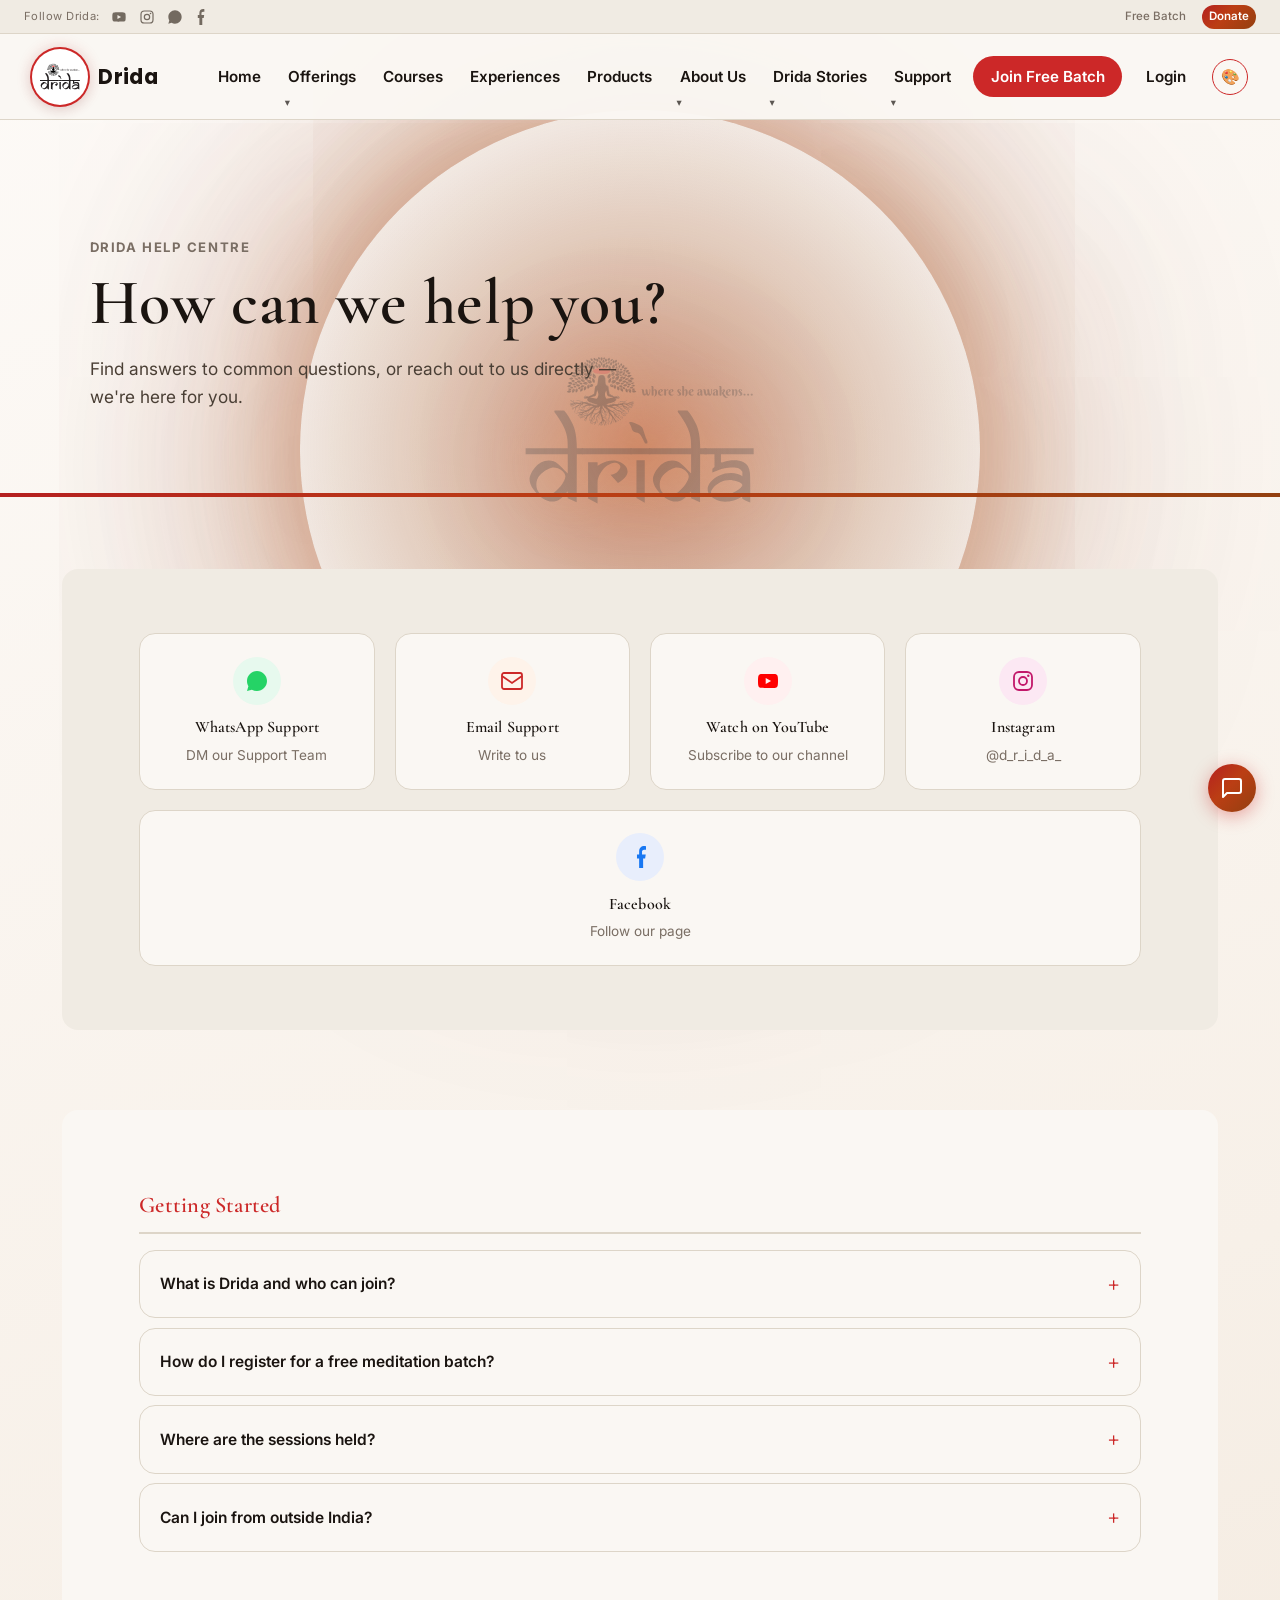
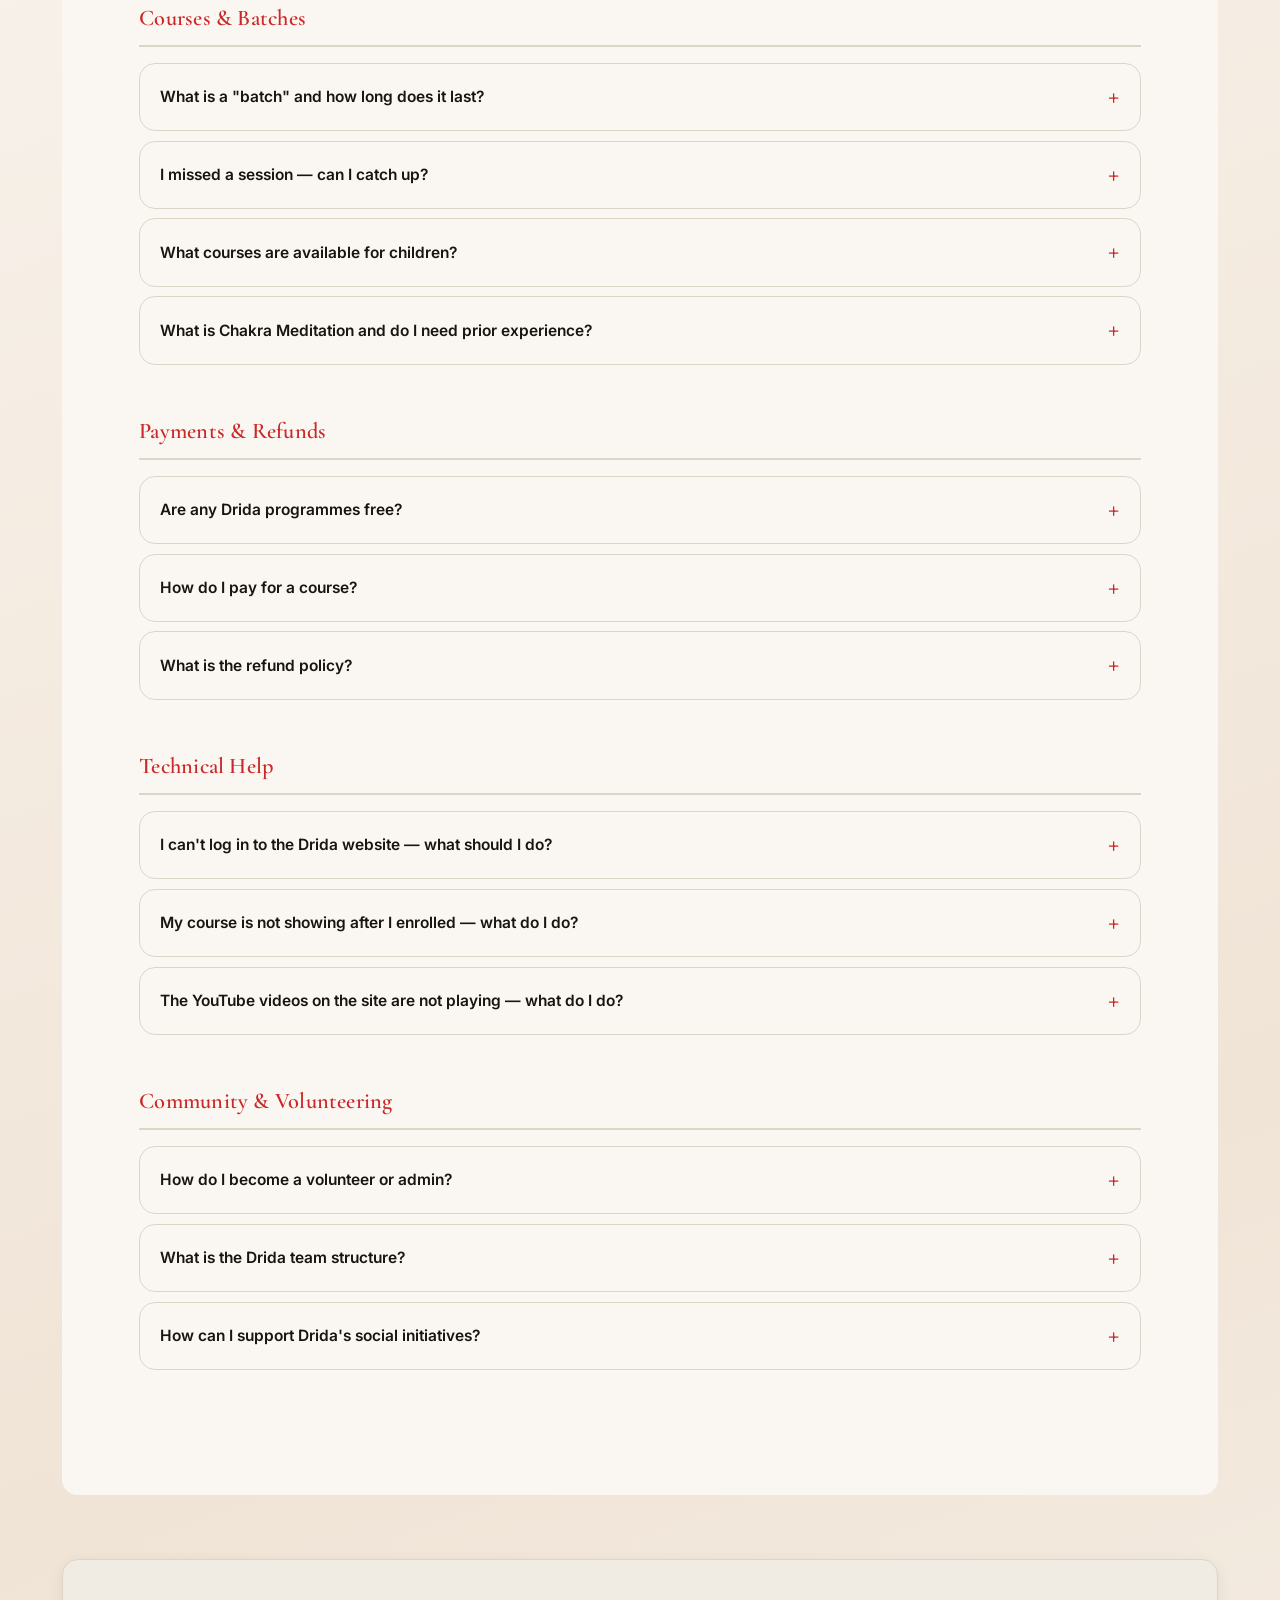
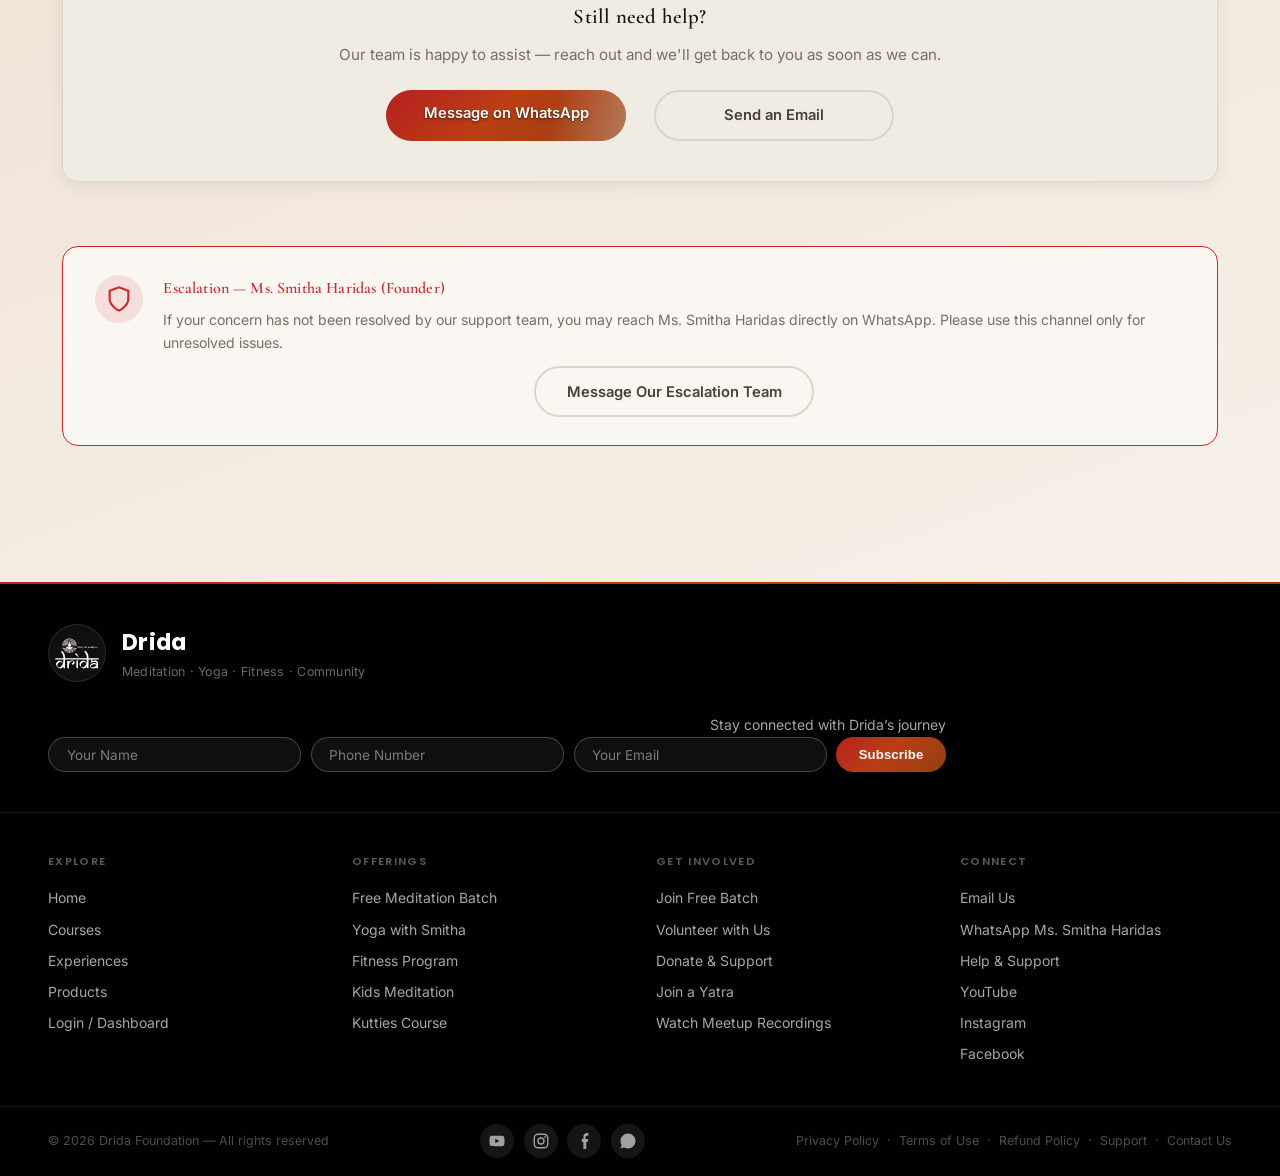
<file: support.html>
<!DOCTYPE html>
<html lang="en">
<head>
  <meta charset="UTF-8">
  <meta name="viewport" content="width=device-width, initial-scale=1.0">
  <title>Support &amp; Help Centre · Drida</title>
  <meta name="description" content="Get help with Drida courses, payments, and community access. Reach us on WhatsApp, email, or YouTube — we're here to help.">
  <meta property="og:type" content="website">
  <meta property="og:site_name" content="Drida">
  <meta property="og:title" content="Support & Help Centre — Drida">
  <meta property="og:description" content="Get help with Drida courses, payments, and community access. Reach us on WhatsApp, email, or YouTube — we're here to help.">
  <meta property="og:image" content="https://drida.org/drida_logo.png">
  <meta property="og:url" content="https://drida.org/support.html">
  <meta name="twitter:card" content="summary">
  <meta name="twitter:title" content="Support & Help Centre — Drida">
  <meta name="twitter:description" content="Get help with Drida courses, payments, and community access. Reach us on WhatsApp, email, or YouTube — we're here to help.">
  <meta name="twitter:image" content="https://drida.org/drida_logo.png">
  <script>!function(){var m=localStorage.getItem("drida-theme-mode");var mode=(m==="light"||m==="dark")?m:(window.matchMedia&&matchMedia('(prefers-color-scheme: dark)').matches?"dark":"light");document.documentElement.setAttribute("data-theme", mode==="dark"?"claude":"terra")}()</script>
  <link rel="stylesheet" href="style.css?v=63">
  <style>
    /* ── Support page specific styles ── */
    /* Hero now uses the site-standard .hero-page class (same as every
       other inner page) instead of a bespoke .support-hero — matches
       the same left-aligned layout and colour handling everywhere else. */

    /* Quick contact strip */
    .support-contact-strip {
      /* Grid's auto-fit could size the final wrapped row's cards unevenly
         against the row above (e.g. Instagram/Facebook ending up wider
         than each other) — flex with a shared basis keeps every card in
         every row the same width. */
      display: flex;
      flex-wrap: wrap;
      gap: 1.25rem;
      /* Same 860px cap as .support-body / .support-help-block below, so
         this card is the same width as the FAQ card, the "Still need
         help" card and the Escalation card — previously this had no
         max-width at all and stretched to the full <main> width, wider
         than all three of those. */
      max-width: 1320px;
      margin: 0 auto clamp(2.5rem, 7vw, 5rem);
      padding: clamp(2.5rem, 5vw, 4rem) clamp(1.5rem, 6vw, 5rem);
      background: var(--paper-alt);
      border-radius: 16px;
      position: relative;
      z-index: 1;
    }
    .support-contact-card {
      /* Icon-on-top, text-below (rather than icon-left/text-right) lets
         each card run narrower, so all 5 — WhatsApp, Email, YouTube,
         Instagram, Facebook — fit on one row instead of Facebook
         wrapping to a lonely second row. */
      flex: 1 1 190px;
      display: flex;
      flex-direction: column;
      align-items: center;
      text-align: center;
      gap: 0.6rem;
      padding: 1.4rem 1.25rem;
      background: var(--paper);
      border-radius: 16px;
      border: 1.5px solid var(--line-soft);
      text-decoration: none;
      color: var(--ink);
      transition: box-shadow .18s, transform .18s;
    }
    .support-contact-card:hover {
      box-shadow: 0 6px 22px rgba(0,0,0,0.1);
      transform: translateY(-2px);
    }
    .support-contact-icon {
      width: 48px;
      height: 48px;
      border-radius: 50%;
      display: flex;
      align-items: center;
      justify-content: center;
      flex-shrink: 0;
      font-size: 1.4rem;
    }
    .support-contact-icon.wa  { background: #e7f9ee; color: #25d366; }
    .support-contact-icon.mail{ background: #fef3ea; color: var(--accent); }
    .support-contact-icon.yt  { background: #fff0f0; color: #ff0000; }
    /* All themes: support-hero is transparent — overrides now in base rule above */
    /* Dark theme WA icon colours */
    [data-theme="dark"] .support-contact-icon.wa,
    [data-theme="pastel-dark"] .support-contact-icon.wa,
    [data-theme="violet-dark"] .support-contact-icon.wa { background: #0e2018; color: #25d366; }
    [data-theme="dark"] .support-contact-card .support-contact-icon[style*="fce8f3"],
    [data-theme="pastel-dark"] .support-contact-card .support-contact-icon[style*="fce8f3"],
    [data-theme="claude"] .support-contact-card .support-contact-icon[style*="fce8f3"],
    [data-theme="violet-dark"] .support-contact-card .support-contact-icon[style*="fce8f3"] {
      background: #280c22 !important; color: #e060a0 !important;
    }
    [data-theme="claude"] .support-contact-icon.wa   { background: #0e2018; color: #25d366; }
    [data-theme="dark"] .support-contact-icon.mail,
    [data-theme="pastel-dark"] .support-contact-icon.mail,
    [data-theme="claude"] .support-contact-icon.mail,
    [data-theme="violet-dark"] .support-contact-icon.mail { background: #28180c; color: var(--accent); }
    [data-theme="dark"] .support-contact-icon.yt,
    [data-theme="pastel-dark"] .support-contact-icon.yt,
    [data-theme="claude"] .support-contact-icon.yt,
    [data-theme="violet-dark"] .support-contact-icon.yt   { background: #280c0c; color: #ff5555; }
    .support-contact-card h4 { margin: 0 0 0.2rem; font-size: 1rem; }
    .support-contact-card p  { margin: 0; font-size: 0.85rem; color: var(--muted); }

    /* FAQ categories section */
    .support-body {
      padding: clamp(3rem, 6vw, 5rem) clamp(1.5rem, 6vw, 5rem);
      max-width: 1320px;
      margin: 0 auto;
      position: relative;
      z-index: 1;
      background: var(--paper);
      border-radius: 16px;
    }
    /* Now a separate block from support-body — real page-background gap
       between the FAQ card and this one, not just a border/shadow.
       No max-width/horizontal padding of its own — the cards inside
       (.support-cta, .support-escalation) each carry their own
       max-width:1320px so they render at EXACTLY the same width as
       .support-body and .support-contact-strip above, instead of being
       squeezed narrower by this wrapper's own padding on top of its
       own max-width. */
    .support-help-block {
      /* No horizontal padding here — .support-body gets its outer gutter
         from <main>'s own padding, and .support-cta/.support-escalation
         should too. Horizontal padding on this wrapper was eating into
         the width available to those children before their own
         max-width:1320px could apply, rendering them narrower than
         .support-body despite having the "same" max-width. */
      margin: clamp(2.5rem, 6vw, 4rem) auto 0;
      padding: 0 0 clamp(2.5rem, 6vw, 4rem);
      position: relative;
      z-index: 1;
    }
    .support-category {
      margin-bottom: 3rem;
    }
    .support-category h2 {
      font-size: clamp(1.15rem, 2vw, 1.4rem);
      color: var(--accent);
      margin-bottom: 1rem;
      padding-bottom: 0.5rem;
      border-bottom: 2px solid var(--line-soft);
    }
    .support-body details {
      border: 1.5px solid var(--line-soft);
      border-radius: 16px;
      margin-bottom: 0.6rem;
      background: var(--paper);
      overflow: hidden;
    }
    .support-body details[open] {
      border-color: var(--accent);
    }
    .support-body summary {
      padding: 1rem 1.25rem;
      font-weight: 600;
      font-size: 0.97rem;
      cursor: pointer;
      list-style: none;
      display: flex;
      justify-content: space-between;
      align-items: center;
      color: var(--ink);
    }
    .support-body summary::-webkit-details-marker { display: none; }
    .support-body summary::after {
      content: '+';
      font-size: 1.3rem;
      font-weight: 300;
      color: var(--accent);
      flex-shrink: 0;
      margin-left: 1rem;
      transition: transform .2s;
    }
    .support-body details[open] summary::after {
      transform: rotate(45deg);
    }
    .support-body .faq-ans {
      padding: 0 1.25rem 1.1rem;
      color: var(--muted);
      font-size: 0.93rem;
      line-height: 1.75;
    }
    .support-body .faq-ans a {
      color: var(--accent);
      text-decoration: underline;
    }

    /* Still need help CTA */
    .support-cta {
      background: var(--paper-alt);
      border-radius: 16px;
      padding: 2.5rem 2rem;
      text-align: center;
      max-width: 1320px;
      margin: 0 auto 0;
      border: 1.5px solid var(--line-soft);
      /* Lift it as a distinct floating card — border alone read as too
         close in tone to the FAQ list above it. */
      box-shadow: var(--shadow);
    }
    .support-cta h3 { margin: 0 0 0.5rem; font-size: 1.3rem; }
    .support-cta p  { color: var(--muted); margin: 0 0 1.4rem; font-size: 0.95rem; }
    .support-cta-btns { display: flex; gap: 1.75rem; justify-content: center; flex-wrap: wrap; }
    /* Buttons were sized purely by their own text length ("Message on
       WhatsApp" vs "Send an Email" vs "Message Ms. Smitha Haridas on WhatsApp"),
       which read as inconsistent widths stacked in the same area. */
    .support-cta-btns .btn-terra,
    .support-cta-btns .btn-outline,
    .support-escalation .btn-outline {
      min-width: 240px;
      text-align: center;
    }

    /* Escalation contact section */
    .support-escalation {
      max-width: 1320px;
      /* Matches the same clamp() rhythm used for every other gap on this
         page (contact strip -> FAQ -> help block) — this one was a flat
         2rem while its neighbors scale up to 5rem, so it read as a much
         tighter, uneven gap right at the bottom of the page. */
      margin: clamp(2.5rem, 6vw, 4rem) auto 0;
      border: 1.5px solid var(--accent);
      border-radius: 16px;
      background: var(--paper);
      padding: 1.75rem 2rem;
    }
    .support-escalation-inner {
      display: flex;
      gap: 1.25rem;
      align-items: flex-start;
    }
    .support-escalation-icon {
      width: 48px;
      height: 48px;
      border-radius: 50%;
      background: color-mix(in srgb, var(--accent) 12%, transparent);
      color: var(--accent);
      display: flex;
      align-items: center;
      justify-content: center;
      flex-shrink: 0;
    }
    .support-escalation h4 {
      margin: 0 0 0.4rem;
      font-size: 1rem;
      color: var(--accent);
    }
    .support-escalation p {
      margin: 0;
      font-size: 0.88rem;
      color: var(--muted);
      line-height: 1.65;
    }
    @media (max-width: 480px) {
      .support-escalation-inner { flex-direction: column; }
      .support-escalation { padding: 1.25rem; }
    }
  </style>
</head>
<body>  <header>
    <div class="logo-float-bubble" aria-hidden="true">
    <img src="drida_logo.svg" alt="">
  </div>
    <div class="topstrip">
      <span class="topstrip-label">Follow Drida:</span>
      <a href="https://youtube.com/@drida_life" target="_blank" rel="noopener noreferrer" class="topstrip-icon" aria-label="YouTube">
        <svg viewBox="0 0 24 24" width="16" height="16" fill="currentColor"><path d="M21.8 8s-.2-1.4-.8-2c-.8-.8-1.6-.8-2-.9C16.5 5 12 5 12 5s-4.5 0-7 .1c-.4.1-1.2.1-2 .9-.6.6-.8 2-.8 2S2 9.6 2 11.2v1.5c0 1.6.2 3.2.2 3.2s.2 1.4.8 2c.8.8 1.8.8 2.3.9C6.9 19 12 19 12 19s4.5 0 7-.1c.4-.1 1.2-.1 2-.9.6-.6.8-2 .8-2S22 14.4 22 12.8v-1.5C22 9.6 21.8 8 21.8 8zM9.7 15V9l5.4 3-5.4 3z"/></svg>
      </a>
      <a href="https://www.instagram.com/d_r_i_d_a_/" target="_blank" rel="noopener noreferrer" class="topstrip-icon" aria-label="Instagram">
        <svg viewBox="0 0 24 24" width="16" height="16" fill="none" stroke="currentColor" stroke-width="1.8"><rect x="3" y="3" width="18" height="18" rx="5"/><circle cx="12" cy="12" r="4"/><circle cx="17.3" cy="6.7" r="1.2" fill="currentColor" stroke="none"/></svg>
      </a>
      <a href="https://wa.me/918075471581" target="_blank" rel="noopener noreferrer" class="topstrip-icon" aria-label="WhatsApp">
        <svg viewBox="0 0 24 24" width="16" height="16" fill="currentColor"><path d="M17.5 14.4c-.3-.1-1.7-.8-1.9-.9-.2-.1-.4-.1-.6.1-.2.2-.7.9-.8 1-.2.2-.3.2-.6.1-.3-.1-1.2-.5-2.4-1.4-.9-.8-1.5-1.7-1.6-2-.2-.3 0-.5.1-.6.1-.1.3-.3.4-.5.1-.2.2-.3.3-.5 0-.2 0-.4-.1-.5-.1-.2-.6-1.4-.8-1.9-.2-.5-.4-.4-.6-.4h-.5c-.2 0-.5.1-.7.3-.2.2-.9.9-.9 2.2 0 1.3 1 2.6 1.1 2.8.1.2 1.9 2.9 4.6 4.1.6.3 1.1.4 1.5.5.6.2 1.2.2 1.6.1.5-.1 1.7-.7 1.9-1.3.2-.7.2-1.2.2-1.3 0-.1-.2-.2-.5-.3zM12 2C6.5 2 2 6.5 2 12c0 1.9.5 3.7 1.4 5.3L2 22l4.9-1.3A10 10 0 0 0 12 22c5.5 0 10-4.5 10-10S17.5 2 12 2z"/></svg>
      </a>
      <a href="https://www.facebook.com/profile.php?id=61579257953722" target="_blank" rel="noopener noreferrer" class="topstrip-icon" aria-label="Facebook">
        <svg viewBox="0 0 320 512" width="10" height="16" fill="currentColor"><path d="M279.14 288l14.22-92.66h-86.36v-59.5c0-25.35 12.42-50.06 52.24-50.06h40.42V6.26S293.5 0 261.16 0c-73.22 0-121.08 44.38-121.08 124.72v70.62H89.69V288h50.39v224h92.61V288z"/></svg>
      </a>
      <span class="topstrip-sep"></span>
      <a href="courses.html#course-batch16" class="topstrip-link">Free Batch</a>
      <a href="mailto:drida4u@gmail.com?subject=I'd like to support Drida" class="topstrip-link topstrip-donate">Donate</a>
    </div>

    <div class="topbar">
      <div class="brand">
        <span class="logo-badge"><img src="drida_logo.svg" alt="Drida logo" class="logo"></span>
        <span class="brand-name">Drida</span>
      </div>
      <nav>
        <a href="index.html">Home</a>
        <div class="nav-dropdown">
          <a href="offerings.html" class="nav-parent">Offerings</a>
          <div class="nav-submenu">
            <a href="offerings.html#meditation">Meditation</a>
            <a href="offerings.html#yoga">Yoga</a>
            <a href="offerings.html#fitness">Fitness</a>
            <a href="offerings.html#diet">Diet &amp; Nutrition</a>
          </div>
        </div>
        <a href="courses.html">Courses</a>
        <a href="trips.html">Experiences</a>
        <a href="products.html">Products</a>
        <div class="nav-dropdown">
          <a href="about.html" class="nav-parent">About Us</a>
          <div class="nav-submenu">
            <a href="about.html">Drida Family</a>
            <a href="about.html#team">Our Teams</a>
          </div>
        </div>
        <div class="nav-dropdown">
          <a href="stories.html" class="nav-parent">Drida Stories</a>
          <div class="nav-submenu">
            <a href="stories.html">Member Stories</a>
            <a href="stories.html#recordings">Meetup Recordings</a>
          </div>
        </div>
        <div class="nav-dropdown">
          <a href="support.html" class="nav-parent">Support</a>
          <div class="nav-submenu">
            <a href="support.html#contact" class="active">Contact Us</a>
            <a href="support.html#faq">FAQs</a>
            <a href="support.html#help">Help</a>
          </div>
        </div>
        <a class="nav-cta-pill" href="courses.html#course-batch16">Join Free Batch</a>
        <a href="/dashboard/">Login</a>
      </nav>
      <button id="theme-toggle" type="button" aria-label="Toggle theme"></button>
    </div>
  </header>

  <!-- Hero -->
  <div class="hero-page">
    <span class="hero-kicker">Drida Help Centre</span>
    <h1>How can we help you?</h1>
    <p>Find answers to common questions, or reach out to us directly — we're here for you.</p>
  </div>

  <main>

    <!-- Quick contact options -->
    <!-- TODO: Replace 918075471581 below with the Drida support person's WhatsApp number once confirmed -->
    <div class="support-contact-strip" id="contact">
      <a class="support-contact-card" href="https://wa.me/918075471581" target="_blank" rel="noopener noreferrer">
        <div class="support-contact-icon wa">
          <svg viewBox="0 0 24 24" width="24" height="24" fill="currentColor"><path d="M17.5 14.4c-.3-.1-1.7-.8-1.9-.9-.2-.1-.4-.1-.6.1-.2.2-.7.9-.8 1-.2.2-.3.2-.6.1-.3-.1-1.2-.5-2.4-1.4-.9-.8-1.5-1.7-1.6-2-.2-.3 0-.5.1-.6.1-.1.3-.3.4-.5.1-.2.2-.3.3-.5 0-.2 0-.4-.1-.5-.1-.2-.6-1.4-.8-1.9-.2-.5-.4-.4-.6-.4h-.5c-.2 0-.5.1-.7.3-.2.2-.9.9-.9 2.2 0 1.3 1 2.6 1.1 2.8.1.2 1.9 2.9 4.6 4.1.6.3 1.1.4 1.5.5.6.2 1.2.2 1.6.1.5-.1 1.7-.7 1.9-1.3.2-.7.2-1.2.2-1.3 0-.1-.2-.2-.5-.3zM12 2C6.5 2 2 6.5 2 12c0 1.9.5 3.7 1.4 5.3L2 22l4.9-1.3A10 10 0 0 0 12 22c5.5 0 10-4.5 10-10S17.5 2 12 2z"/></svg>
        </div>
        <div>
          <h4>WhatsApp Support</h4>
          <p>DM our Support Team</p>
        </div>
      </a>
      <a class="support-contact-card" href="mailto:drida4u@gmail.com?subject=Support%20Request">
        <div class="support-contact-icon mail">
          <svg viewBox="0 0 24 24" width="24" height="24" fill="none" stroke="currentColor" stroke-width="1.8"><rect x="2" y="4" width="20" height="16" rx="2"/><path d="M2 7l10 7 10-7"/></svg>
        </div>
        <div>
          <h4>Email Support</h4>
          <p>Write to us <span class="email-link" data-email="drida4u@gmail.com"></span></p>
        </div>
      </a>
      <a class="support-contact-card" href="https://youtube.com/@drida_life" target="_blank" rel="noopener noreferrer">
        <div class="support-contact-icon yt">
          <svg viewBox="0 0 24 24" width="24" height="24" fill="currentColor"><path d="M21.8 8s-.2-1.4-.8-2c-.8-.8-1.6-.8-2-.9C16.5 5 12 5 12 5s-4.5 0-7 .1c-.4.1-1.2.1-2 .9-.6.6-.8 2-.8 2S2 9.6 2 11.2v1.5c0 1.6.2 3.2.2 3.2s.2 1.4.8 2c.8.8 1.8.8 2.3.9C6.9 19 12 19 12 19s4.5 0 7-.1c.4-.1 1.2-.1 2-.9.6-.6.8-2 .8-2S22 14.4 22 12.8v-1.5C22 9.6 21.8 8 21.8 8zM9.7 15V9l5.4 3-5.4 3z"/></svg>
        </div>
        <div>
          <h4>Watch on YouTube</h4>
          <p>Subscribe to our channel</p>
        </div>
      </a>
      <a class="support-contact-card" href="https://www.instagram.com/d_r_i_d_a_/" target="_blank" rel="noopener noreferrer">
        <div class="support-contact-icon" style="background:#fce8f3;color:#c2186a;">
          <svg viewBox="0 0 24 24" width="24" height="24" fill="none" stroke="currentColor" stroke-width="1.8"><rect x="3" y="3" width="18" height="18" rx="5"/><circle cx="12" cy="12" r="4"/><circle cx="17.3" cy="6.7" r="1.2" fill="currentColor" stroke="none"/></svg>
        </div>
        <div>
          <h4>Instagram</h4>
          <p>@d_r_i_d_a_</p>
        </div>
      </a>
      <a class="support-contact-card" href="https://www.facebook.com/profile.php?id=61579257953722" target="_blank" rel="noopener noreferrer">
        <div class="support-contact-icon" style="background:#e8eefc;color:#1877f2;">
          <svg viewBox="0 0 320 512" width="22" height="22" fill="currentColor"><path d="M279.14 288l14.22-92.66h-86.36v-59.5c0-25.35 12.42-50.06 52.24-50.06h40.42V6.26S293.5 0 261.16 0c-73.22 0-121.08 44.38-121.08 124.72v70.62H89.69V288h50.39v224h92.61V288z"/></svg>
        </div>
        <div>
          <h4>Facebook</h4>
          <p>Follow our page</p>
        </div>
      </a>
    </div>

    <!-- FAQ body -->
    <div class="support-body" id="faq">

      <!-- Category 1: Getting Started -->
      <div class="support-category">
        <h2>Getting Started</h2>

        <details>
          <summary>What is Drida and who can join?</summary>
          <p class="faq-ans">Drida is a non-profit wellness community founded by Ms. Smitha Haridas in September 2021. Our meditation, yoga and fitness programmes are open to all women — beginners, homemakers, working professionals and students. Many of our programmes are completely free.</p>
        </details>

        <details>
          <summary>How do I register for a free meditation batch?</summary>
          <p class="faq-ans">Visit our <a href="courses.html#course-batch16">Courses page</a> and click "Register Interest" on the current batch. You'll be added to the WhatsApp group where Ms. Smitha Haridas conducts the live sessions. No prior experience is needed.</p>
        </details>

        <details>
          <summary>Where are the sessions held?</summary>
          <p class="faq-ans">All Drida sessions are online — live on WhatsApp or Google Meet. You can join from the comfort of your home, anywhere in the world. Morning and evening slots are available for most programmes.</p>
        </details>

        <details>
          <summary>Can I join from outside India?</summary>
          <p class="faq-ans">Yes! Drida has members across the world. All you need is a smartphone with WhatsApp. Session timings are in IST — please adjust for your timezone.</p>
        </details>
      </div>

      <!-- Category 2: Courses & Batches -->
      <div class="support-category">
        <h2>Courses &amp; Batches</h2>

        <details>
          <summary>What is a "batch" and how long does it last?</summary>
          <p class="faq-ans">A batch is a 60-day guided meditation journey led live by Ms. Smitha Haridas every day. Sessions are held morning and evening via WhatsApp. At the end of the batch, the community gathers for a joyful meetup to celebrate the transformation.</p>
        </details>

        <details>
          <summary>I missed a session — can I catch up?</summary>
          <p class="faq-ans">Recorded sessions and guided audio are shared in the WhatsApp group after each live session, so you never miss out. For meet-up recordings and past batch highlights, visit our <a href="stories.html#recordings">Meet-up Recordings page</a>.</p>
        </details>

        <details>
          <summary>What courses are available for children?</summary>
          <p class="faq-ans">Drida Kutties is our meditation programme for children — simple, age-appropriate techniques for focus, calm and emotional balance. See the <a href="courses.html#course-kids-meditation">Kids Meditation course</a> for details.</p>
        </details>

        <details>
          <summary>What is Chakra Meditation and do I need prior experience?</summary>
          <p class="faq-ans">Chakra Meditation is an energy-centre awareness practice taught by Ms. Smitha Haridas. It is suitable for beginners — many members start with the free batch and naturally progress to Chakra and Advanced Chakra programmes over time.</p>
        </details>
      </div>

      <!-- Category 3: Payments & Refunds -->
      <div class="support-category">
        <h2>Payments &amp; Refunds</h2>

        <details>
          <summary>Are any Drida programmes free?</summary>
          <p class="faq-ans">Yes — our flagship meditation batch is completely free. Drida is a non-profit; the free batch has always been and will remain free. Some advanced programmes and specialised courses have a nominal fee to cover facilitation costs.</p>
        </details>

        <details>
          <summary>How do I pay for a course?</summary>
          <p class="faq-ans">Course fees can be paid via UPI (Drida's UPI ID will be shared upon registration) or bank transfer. Payment details are communicated directly in the course WhatsApp group. You can also reach us at <a href="mailto:drida4u@gmail.com">drida4u@gmail.com</a> for payment queries.</p>
        </details>

        <details>
          <summary>What is the refund policy?</summary>
          <p class="faq-ans">Drida evaluates refund requests on a case-by-case basis. If you are unable to continue a paid programme for genuine reasons, please write to us at <a href="mailto:drida4u@gmail.com?subject=Refund%20Request">drida4u@gmail.com</a> with your name, course details and reason. We will do our best to help.</p>
        </details>
      </div>

      <!-- Category 4: Technical Help -->
      <div class="support-category">
        <h2>Technical Help</h2>

        <details>
          <summary>I can't log in to the Drida website — what should I do?</summary>
          <p class="faq-ans">Login uses your registered mobile number and OTP. Make sure you are entering the same number you registered with. If you still can't log in, write to us at <a href="mailto:drida4u@gmail.com?subject=Login%20Help">drida4u@gmail.com</a> and we'll sort it out.</p>
        </details>

        <details>
          <summary>My course is not showing after I enrolled — what do I do?</summary>
          <p class="faq-ans">After logging in, your enrolled courses appear under "My Courses." If a course is missing, log out and log in again. If the issue persists, please email <a href="mailto:drida4u@gmail.com?subject=Course%20Access%20Issue">drida4u@gmail.com</a> with your registered number and the course name.</p>
        </details>

        <details>
          <summary>The YouTube videos on the site are not playing — what do I do?</summary>
          <p class="faq-ans">Please ensure "Allow embedding" is enabled on the specific YouTube video. You can also watch all Drida recordings directly on our <a href="https://youtube.com/@drida_life" target="_blank" rel="noopener noreferrer">YouTube channel</a>.</p>
        </details>
      </div>

      <!-- Category 5: Community & Volunteering -->
      <div class="support-category">
        <h2>Community &amp; Volunteering</h2>

        <details>
          <summary>How do I become a volunteer or admin?</summary>
          <p class="faq-ans">Drida volunteers and admins are usually long-time members who are invited by Ms. Smitha Haridas or the team leads. If you are passionate about contributing, write to us at <a href="mailto:drida4u@gmail.com?subject=I'd like to volunteer with Drida">drida4u@gmail.com</a> — we'd love to hear from you.</p>
        </details>

        <details>
          <summary>What is the Drida team structure?</summary>
          <p class="faq-ans">Drida is organised into four river teams — Ganga, Yamuna, Narmada and Godavari — each led by a team leader. Visit our <a href="about.html#team">Drida Family page</a> to learn more about the teams and their roles.</p>
        </details>

        <details>
          <summary>How can I support Drida's social initiatives?</summary>
          <p class="faq-ans">Drida quietly gives back — helping children's education, visiting old age homes, and supporting those in need. If you would like to contribute or participate, email us at <a href="mailto:drida4u@gmail.com?subject=I'd like to support Drida">drida4u@gmail.com</a> or message us on WhatsApp.</p>
        </details>
      </div>

    </div><!-- /support-body -->

    <!-- Help + escalation — pulled into its own block, separate from
         support-body above, so the page's own background/watermark shows
         through the gap between the FAQ list and this block instead of
         everything sharing one continuous card. -->
    <div class="support-help-block">

      <!-- Still need help -->
      <div class="support-cta" id="help">
        <h3>Still need help?</h3>
        <p>Our team is happy to assist — reach out and we'll get back to you as soon as we can.</p>
        <div class="support-cta-btns">
          <!-- TODO: Replace 918075471581 below with support person's number -->
          <a class="btn-terra" href="https://wa.me/918075471581" target="_blank" rel="noopener noreferrer">Message on WhatsApp</a>
          <a class="btn-outline" href="mailto:drida4u@gmail.com?subject=Support%20Request">Send an Email</a>
        </div>
      </div>

      <!-- Escalation contact -->
      <div class="support-escalation">
        <div class="support-escalation-inner">
          <div class="support-escalation-icon">
            <svg viewBox="0 0 24 24" width="28" height="28" fill="none" stroke="currentColor" stroke-width="1.8"><path d="M12 22s8-4 8-10V5l-8-3-8 3v7c0 6 8 10 8 10z"/></svg>
          </div>
          <div>
            <h4>Escalation — Ms. Smitha Haridas (Founder)</h4>
            <p>If your concern has not been resolved by our support team, you may reach Ms. Smitha Haridas directly on WhatsApp. Please use this channel only for unresolved issues.</p>
            <a class="btn-outline" href="https://wa.me/918075471581?text=Escalation%20—%20my%20support%20query%20was%20not%20resolved" target="_blank" rel="noopener noreferrer" style="margin:0.75rem auto 0;display:block;width:fit-content;">Message Our Escalation Team</a>
          </div>
        </div>
      </div>

    </div><!-- /support-help-block -->

  </main>

  <!-- FOOTER -->
  <footer class="site-footer">
    <div class="footer-top">
      <div class="footer-brand">
        <span class="footer-logo-wrap"><img src="drida_logo_white.svg" alt="Drida" width="50" height="50"></span>
        <div>
          <span class="footer-brand-name">Drida</span>
          <p class="footer-tagline">Meditation &middot; Yoga &middot; Fitness &middot; Community</p>
        </div>
      </div>
      <form class="footer-newsletter-form" id="newsletter-form">
        <p>Stay connected with Drida&rsquo;s journey</p>
        <div class="footer-newsletter-fields">
          <input type="text" name="name" placeholder="Your Name" required>
          <input type="tel" name="phone" placeholder="Phone Number" required pattern="[0-9+\-\s]{7,15}">
          <input type="email" name="email" placeholder="Your Email" required>
          <button type="submit" class="footer-subscribe-btn">Subscribe</button>
        </div>
      </form>
    </div>
    <div class="footer-cols">
      <div class="footer-col">
        <h4>Explore</h4>
        <ul>
          <li><a href="index.html">Home</a></li>
          <li><a href="courses.html">Courses</a></li>
          <li><a href="trips.html">Experiences</a></li>
          <li><a href="products.html">Products</a></li>
          <li><a href="/dashboard/">Login / Dashboard</a></li>
        </ul>
      </div>
      <div class="footer-col">
        <h4>Offerings</h4>
        <ul>
          <li><a href="courses.html#course-batch16">Free Meditation Batch</a></li>
          <li><a href="courses.html#course-yoga-with-smitha">Yoga with Smitha</a></li>
          <li><a href="courses.html#course-fitness">Fitness Program</a></li>
          <li><a href="courses.html#course-kids-meditation">Kids Meditation</a></li>
          <li><a href="courses.html#course-kutties">Kutties Course</a></li>
        </ul>
      </div>
      <div class="footer-col">
        <h4>Get Involved</h4>
        <ul>
          <li><a href="courses.html#course-batch16">Join Free Batch</a></li>
          <li><a href="mailto:drida4u@gmail.com?subject=I'd like to volunteer with Drida">Volunteer with Us</a></li>
          <li><a href="mailto:drida4u@gmail.com?subject=I'd like to support Drida">Donate &amp; Support</a></li>
          <li><a href="trips.html">Join a Yatra</a></li>
          <li><a href="stories.html#recordings">Watch Meetup Recordings</a></li>
        </ul>
      </div>
      <div class="footer-col">
        <h4>Connect</h4>
        <ul>
          <li><a href="mailto:drida4u@gmail.com">Email Us</a></li>
          <li><a href="https://wa.me/918075471581" target="_blank" rel="noopener noreferrer">WhatsApp Ms. Smitha Haridas</a></li>
          <li><a href="support.html">Help &amp; Support</a></li>
          <li><a href="https://youtube.com/@drida_life" target="_blank" rel="noopener noreferrer">YouTube</a></li>
          <li><a href="https://www.instagram.com/d_r_i_d_a_/" target="_blank" rel="noopener noreferrer">Instagram</a></li>
          <li><a href="https://www.facebook.com/profile.php?id=61579257953722" target="_blank" rel="noopener noreferrer">Facebook</a></li>
        </ul>
      </div>
    </div>
    <div class="footer-bottom">
      <p class="footer-copy">&copy; <span id="year"></span> Drida Foundation &mdash; All rights reserved</p>
      <div class="footer-social">
        <a href="https://youtube.com/@drida_life" target="_blank" rel="noopener noreferrer" aria-label="YouTube">
          <svg viewBox="0 0 24 24" width="18" height="18" fill="currentColor"><path d="M21.8 8s-.2-1.4-.8-2c-.8-.8-1.6-.8-2-.9C16.5 5 12 5 12 5s-4.5 0-7 .1c-.4.1-1.2.1-2 .9-.6.6-.8 2-.8 2S2 9.6 2 11.2v1.5c0 1.6.2 3.2.2 3.2s.2 1.4.8 2c.8.8 1.8.8 2.3.9C6.9 19 12 19 12 19s4.5 0 7-.1c.4-.1 1.2-.1 2-.9.6-.6.8-2 .8-2S22 14.4 22 12.8v-1.5C22 9.6 21.8 8 21.8 8zM9.7 15V9l5.4 3-5.4 3z"/></svg>
        </a>
        <a href="https://www.instagram.com/d_r_i_d_a_/" target="_blank" rel="noopener noreferrer" aria-label="Instagram">
          <svg viewBox="0 0 24 24" width="18" height="18" fill="none" stroke="currentColor" stroke-width="1.8"><rect x="3" y="3" width="18" height="18" rx="5"/><circle cx="12" cy="12" r="4"/><circle cx="17.3" cy="6.7" r="1.2" fill="currentColor" stroke="none"/></svg>
        </a>
        <a href="https://www.facebook.com/profile.php?id=61579257953722" target="_blank" rel="noopener noreferrer" aria-label="Facebook">
          <svg viewBox="0 0 320 512" width="10" height="18" fill="currentColor"><path d="M279.14 288l14.22-92.66h-86.36v-59.5c0-25.35 12.42-50.06 52.24-50.06h40.42V6.26S293.5 0 261.16 0c-73.22 0-121.08 44.38-121.08 124.72v70.62H89.69V288h50.39v224h92.61V288z"/></svg>
        </a>
        <a href="https://wa.me/918075471581" target="_blank" rel="noopener noreferrer" aria-label="WhatsApp">
          <svg viewBox="0 0 24 24" width="18" height="18" fill="currentColor"><path d="M17.5 14.4c-.3-.1-1.7-.8-1.9-.9-.2-.1-.4-.1-.6.1-.2.2-.7.9-.8 1-.2.2-.3.2-.6.1-.3-.1-1.2-.5-2.4-1.4-.9-.8-1.5-1.7-1.6-2-.2-.3 0-.5.1-.6.1-.1.3-.3.4-.5.1-.2.2-.3.3-.5 0-.2 0-.4-.1-.5-.1-.2-.6-1.4-.8-1.9-.2-.5-.4-.4-.6-.4h-.5c-.2 0-.5.1-.7.3-.2.2-.9.9-.9 2.2 0 1.3 1 2.6 1.1 2.8.1.2 1.9 2.9 4.6 4.1.6.3 1.1.4 1.5.5.6.2 1.2.2 1.6.1.5-.1 1.7-.7 1.9-1.3.2-.7.2-1.2.2-1.3 0-.1-.2-.2-.5-.3zM12 2C6.5 2 2 6.5 2 12c0 1.9.5 3.7 1.4 5.3L2 22l4.9-1.3A10 10 0 0 0 12 22c5.5 0 10-4.5 10-10S17.5 2 12 2z"/></svg>
        </a>
      </div>
      <p class="footer-legal">
        <a href="privacy-policy.html">Privacy Policy</a>
        &nbsp;&middot;&nbsp;
        <a href="privacy-policy.html#terms">Terms of Use</a>
        &nbsp;&middot;&nbsp;
        <a href="privacy-policy.html#refund">Refund Policy</a>
        &nbsp;&middot;&nbsp;
        <a href="support.html">Support</a>
        &nbsp;&middot;&nbsp;
        <a href="mailto:drida4u@gmail.com">Contact Us</a>
      </p>
    </div>
  </footer>

  <script src="script.js?v=13"></script>
  <script src="drida-effects.js?v=1"></script>
</body>
</html>
</file>
<file: style.css>
/* CSS controls how the HTML looks. Each rule below targets an element or class. */

/* Google Fonts: Poppins for headings (bold, modern), Inter for body text
   (clean and easy to read). Loaded here so every page that links style.css
   automatically gets the fonts, without editing every HTML file. */
@import url('https://fonts.googleapis.com/css2?family=Cormorant+Garamond:ital,wght@0,400;0,600;0,700;1,400&family=Inter:wght@400;500;600&family=Poppins:wght@600;700&display=swap');

* {
  /* Removes default browser spacing so layouts are predictable */
  margin: 0;
  padding: 0;
  box-sizing: border-box;
}

/* ── LIGHT THEME (default) ──────────────────────────────────────
   Warm parchment cream body — matches Isha's theme-color #e4ded4.
   Pure white looked flat; this reads warmer and more spiritual.  */
:root {
  --paper:       #faf7f3;   /* warm parchment cream — Isha uses #e4ded4 */
  --paper-alt:   #f0ebe3;   /* deeper cream for cards / alt sections */
  --ink:         #1a1410;   /* warm near-black (not cold grey-black) */
  --ink-2:       #4a3f35;   /* warm mid-tone for secondary text */
  --line-soft:   #ddd5c8;   /* warm divider lines */
  --muted:       #7a6e64;   /* warm muted text */
  --accent:      #d81f1f;   /* Drida red — brighter, still passes 4.5:1 on paper */
  --accent-dark: #991e1e;
  /* Brighter fire gradient — echoes the dark theme's punchier red→orange→gold sweep */
  --grad: linear-gradient(135deg, #e8341c 0%, #f2701c 45%, #f2a30f 100%);
  --grad-h: linear-gradient(90deg, #e8341c 0%, #f2701c 45%, #f2a30f 100%);
  --grad-v: linear-gradient(180deg, #e8341c 0%, #f2701c 45%, #f2a30f 100%);
  --shadow:      0 4px 16px rgba(0, 0, 0, 0.07);
  --shadow-hover:0 10px 24px rgba(0, 0, 0, 0.13);
}

html {
  scroll-behavior: smooth;
}

body {
  font-family: 'Inter', system-ui, Arial, sans-serif;
  line-height: 1.65;
  color: var(--ink);
  /* Subtle red-to-transparent bloom at the top — mirrors dark mode's glow.
     Gives visual warmth and depth without being distracting on light bg. */
  background:
    radial-gradient(ellipse 80% 35% at 50% 0%, rgba(204, 40, 40, 0.07) 0%, transparent 65%),
    var(--paper);
}

/* ── Floating logo aura bubble ──────────────────────────────────
   Big translucent logo fixed in the centre of the viewport.
   pointer-events: none so it never blocks clicks or text.
   Acts as a large branded watermark / aura in the background. */
header { position: relative; }
.logo-float-bubble {
  /* Fixed and centred on the viewport — the "breathing" watermark stays
     visible throughout the page as you scroll, on every page, matching
     the original design. Text blocks that sit directly on the page
     background (not inside an opaque card) get their own solid backdrop
     below so this doesn't wash out readability where it used to. */
  position: fixed;
  left: 50%;
  top: 50%;
  transform: translate(-50%, -50%);
  z-index: 0;
  pointer-events: none;
  width: 680px;
  height: 680px;
  border-radius: 50%;
  display: flex;
  align-items: center;
  justify-content: center;
  /* Boosted radial gradient — cream bg needs much higher alpha to look visible */
  background: radial-gradient(ellipse 80% 80% at 50% 50%,
    rgba(255, 110, 30,  0.58) 0%,
    rgba(230, 60,  20,  0.44) 20%,
    rgba(204, 40,  30,  0.28) 42%,
    rgba(160, 20,  20,  0.12) 62%,
    transparent 82%);
  /* Boosted corona rings */
  box-shadow:
    0 0  70px 28px  rgba(255, 110, 30,  0.48),
    0 0 150px 65px  rgba(230, 60,  20,  0.36),
    0 0 260px 110px rgba(200, 40,  20,  0.24),
    0 0 400px 150px rgba(160, 20,  20,  0.10);
  /* gentle breathe / pulse */
  animation: solarPulse 5s ease-in-out infinite;
}

@keyframes solarPulse {
  0%, 100% { transform: translate(-50%, -50%) scale(1);    opacity: 1; }
  50%       { transform: translate(-50%, -50%) scale(1.10); opacity: 0.80; }
}

.logo-float-bubble img {
  width: 240px;
  height: 240px;
  object-fit: contain;
  object-position: center 40%;
  display: block;
  opacity: 0.22;
  margin-top: -20px; /* shift up slightly — logo's visual weight sits low */
  /* Light mode: show regular logo as a faint watermark over the orange halo */
  filter:
    drop-shadow(0 0  18px rgba(255, 160,  80, 0.80))
    drop-shadow(0 0  45px rgba(240,  90,  30, 0.70))
    drop-shadow(0 0  90px rgba(200,  40,  20, 0.50));
}


h1, h2, h3 {
  font-family: 'Cormorant Garamond', Georgia, serif;
  font-weight: 600;
  letter-spacing: 0.01em;
}

/* Bare <h3> (no class override) needs a stronger bump above body text
   than the browser default (1.17em) gives it — many section sub-headings
   like "More Bracelets" or "Full Drida Crystal Price List" use plain
   <h3> with no class, so they need a sane baseline here. Class-based h3
   rules elsewhere in this file are more specific and still win. */
h3 { font-size: 1.35rem; }

/* <h4> had NO styling anywhere except the scoped .footer-col h4 — a bare
   <h4> fell back to the browser default (1em, same size as body text),
   making things like "Bracelets & Malas" indistinguishable from the list
   below it. Give every h4 the same serif heading treatment as h1-h3. */
h4 {
  font-family: 'Cormorant Garamond', Georgia, serif;
  font-weight: 600;
  letter-spacing: 0.01em;
  font-size: 1.15rem;
  color: var(--ink);
}

/* ---------- Secondary topstrip ────────────────────────────────────
   Thin strip above the main topbar: social icons + quick links.
   Mirrors Isha Foundation's secondary nav strip pattern.            */

.topstrip {
  background: var(--paper-alt);
  border-bottom: 1px solid var(--line-soft);
  display: flex;
  align-items: center;
  gap: 0.5rem;
  padding: 0.3rem 1.5rem;
  font-size: 0.72rem;
  color: var(--muted);
  flex-wrap: nowrap;
  overflow: hidden;
  white-space: nowrap;
  position: relative;
  z-index: 11; /* above sticky topbar */
}

.topstrip-label {
  font-size: 0.7rem;
  letter-spacing: 0.04em;
  color: var(--muted);
  margin-right: 0.1rem;
}

.topstrip-icon {
  display: inline-flex;
  align-items: center;
  justify-content: center;
  color: var(--ink-2);
  opacity: 0.75;
  transition: opacity 0.18s, color 0.18s;
  flex-shrink: 0;
  padding: 2px;
}

.topstrip-icon:hover {
  opacity: 1;
  color: var(--accent);
}

/* Flexible spacer pushes the text links to the right */
.topstrip-sep {
  flex: 1;
  min-width: 1rem;
}

.topstrip-link {
  font-size: 0.72rem;
  font-weight: 500;
  color: var(--muted);
  text-decoration: none;
  padding: 0.15rem 0.45rem;
  border-radius: 99px;
  transition: color 0.18s, background 0.18s;
}

.topstrip-link:hover {
  color: var(--ink);
  background: var(--line-soft);
}

.topstrip-donate {
  background: var(--grad);
  color: #fff !important;
  font-weight: 600;
}

.topstrip-donate:hover {
  opacity: 0.88;
  background: var(--grad);
}

/* Dark mode topstrip */
[data-theme="dark"] .topstrip {
  background: rgba(255,255,255,0.04);
  border-bottom-color: rgba(255,255,255,0.08);
}

[data-theme="dark"] .topstrip-icon {
  color: rgba(255,255,255,0.65);
}

[data-theme="dark"] .topstrip-icon:hover {
  color: rgba(255, 180, 100, 0.95);
}

[data-theme="dark"] .topstrip-link {
  color: rgba(255,255,255,0.55);
}

[data-theme="dark"] .topstrip-link:hover {
  color: rgba(255,255,255,0.9);
  background: rgba(255,255,255,0.08);
}

/* Hide topstrip label on narrow screens to save space */
@media (max-width: 480px) {
  .topstrip-label { display: none; }
  .topstrip { gap: 0.4rem; padding: 0.3rem 1rem; }
}

/* ---------- Header / nav ---------- */

.topbar {
  background: var(--paper);
  display: flex;
  align-items: center;
  gap: 0.5rem;
  padding: 0.9rem 2rem;
  /* gradient hairline at bottom: 2px gradient stripe instead of flat border */
  border-bottom: none;
  box-shadow:
    0 1px 0 0 transparent,
    inset 0 -1px 0 0 rgba(204, 40, 40, 0.20),
    0 2px 12px rgba(0, 0, 0, 0.06);
  position: sticky;
  top: 0;
  z-index: 10;
  transition: padding 0.25s ease, box-shadow 0.25s ease;
}

/* Shrinks + gains a stronger shadow once you scroll past the top of the
   page - a small "dynamic" touch most modern sites use (set in script.js). */
.topbar.scrolled {
  padding: 0.55rem 2rem;
  box-shadow: 0 4px 18px rgba(0, 0, 0, 0.1);
}

.brand {
  display: inline-flex;
  align-items: center;
  gap: 0.65rem;
}

.brand-name {
  font-family: 'Poppins', system-ui, Arial, sans-serif;
  font-weight: 700;
  font-size: 1.3rem;
  color: var(--ink);
  letter-spacing: 0.3px;
}



.logo-badge {
  width: 56px;
  height: 56px;
  border-radius: 50%;
  background: #fff;
  display: inline-flex;
  align-items: center;
  justify-content: center;
  overflow: hidden;
  padding: 7px;
  /* Gradient ring + faint warm glow behind the logo */
  box-shadow: 0 0 0 2px var(--accent), 0 0 14px 3px rgba(204, 40, 40, 0.15), 0 4px 14px rgba(0, 0, 0, 0.1);
  flex-shrink: 0;
}

.logo {
  height: 100%;
  width: 100%;
  object-fit: contain;
}

nav {
  display: flex;
  align-items: center;
  gap: 0.5rem;
  flex-wrap: wrap;
  margin-left: auto; /* push nav + controls to right side of topbar */
}

nav a {
  color: var(--ink);
  margin: 0 0.4rem;
  text-decoration: none;
  font-weight: 600;
  font-size: 0.95rem;
  padding: 0.4rem 0.2rem;
  position: relative;
  transition: color 0.2s ease;
}

nav a::after {
  content: '';
  position: absolute;
  left: 0;
  bottom: 0;
  width: 0;
  height: 2px;
  background: var(--grad);
  transition: width 0.2s ease;
}

nav a:hover {
  color: var(--accent);
  text-decoration: none;
}

nav a:hover::after {
  width: 100%;
}

/* The "Login" link stands out a little as a call-to-action */
nav a[href$="login.html"] {
  background: var(--grad);
  color: #fff;
  padding: 0.5rem 1.1rem;
  border-radius: 999px;
}

nav a[href$="login.html"]:hover {
  opacity: 0.85;
  color: #fff;
}

nav a[href$="login.html"]::after {
  display: none;
}

nav a.active {
  color: var(--accent);
}

/* The Login pill keeps its white text even when it's the active page —
   otherwise ".active" text color collides with the pill's own gradient
   background and becomes nearly invisible. */
nav a.active[href$="login.html"] {
  color: #fff;
}

/* Main-nav CTA pill — "Join Free Batch". Solid accent so it reads as the
   one prominent action in the bar, distinct from the Login pill's gradient. */
nav a.nav-cta-pill {
  background: var(--accent);
  color: #fff;
  padding: 0.5rem 1.1rem;
  border-radius: 999px;
  margin-left: 0.3rem;
}
nav a.nav-cta-pill:hover {
  opacity: 0.85;
  color: #fff;
}
nav a.nav-cta-pill::after {
  display: none;
}

nav a.active::after {
  width: 100%;
}

/* Pillar cards are now <a> links — strip default link decoration */
a.pillar-card {
  display: block;
  text-decoration: none;
  color: inherit;
}

/* ---------- Hero ---------- */

.hero {
  min-height: 88vh;
  display: grid;
  grid-template-columns: 5fr 7fr;
  overflow: hidden;
  position: relative;
}

/* Hero left panel: editorial text on warm paper */
.hero-text {
  display: flex;
  flex-direction: column;
  justify-content: center;
  padding: clamp(3rem, 6vw, 5rem) clamp(2.5rem, 6vw, 5rem);
  background:
    radial-gradient(ellipse 90% 55% at 88% 8%, rgba(204,80,40,0.13) 0%, transparent 60%),
    radial-gradient(ellipse 60% 40% at 5% 92%, rgba(180,60,20,0.07) 0%, transparent 55%),
    linear-gradient(155deg, #fdf8f2 0%, #f5ede0 50%, #efe4d4 100%);
  position: relative;
  z-index: 1;
  border-right: 1px solid rgba(204,80,40,0.12);
}

/* Subtle decorative accent line at top of hero text */
.hero-text::before {
  content: '';
  position: absolute;
  top: 0; left: 0; right: 0;
  height: 3px;
  background: var(--grad);
}

.hero-kicker {
  font-size: 0.75rem;
  font-weight: 700;
  letter-spacing: 0.22em;
  text-transform: uppercase;
  color: var(--accent);
  margin-bottom: 1.6rem;
  display: block;
}

.hero h1 {
  font-family: 'Cormorant Garamond', Georgia, serif;
  font-size: clamp(3rem, 5.5vw, 5.2rem);
  font-weight: 600;
  line-height: 1.06;
  color: var(--ink);
  margin-bottom: 1.6rem;
  letter-spacing: -0.01em;
}

.hero p {
  color: var(--ink-2);
  font-size: clamp(1rem, 1.3vw, 1.1rem);
  max-width: 400px;
  line-height: 1.8;
  margin-bottom: 2.6rem;
}

.hero-ctas {
  display: flex;
  gap: 0.9rem;
  flex-wrap: wrap;
  align-items: center;
}

.btn-terra {
  background: var(--grad);
  color: #fff;
  border: none;
  padding: 0.72rem 1.9rem;
  border-radius: 99px;
  font-weight: 600;
  font-size: 0.92rem;
  text-decoration: none;
  display: inline-block;
  position: relative;
  overflow: hidden;
  transition: opacity 0.2s, transform 0.18s, box-shadow 0.18s;
  /* Safety net so button text stays readable even on brighter/lighter
     gradient stops, without needing to darken the gradient itself. */
  text-shadow: 0 1px 3px rgba(0,0,0,0.45), 0 1px 1px rgba(0,0,0,0.3);
}
.btn-terra:hover {
  opacity: 0.88;
  color: #fff;
  transform: translateY(-2px);
  box-shadow: 0 6px 20px rgba(204, 40, 40, 0.32);
}
/* The dark text-shadow above is a safety net for text sitting on the
   colored gradient. On a white-background btn-terra (used for "Join
   Free Batch" pills on colored sections) it just looks like a dirty
   smudge, so kill it whenever the button is set to a white fill. */
.btn-terra[style*="background:#fff"] {
  text-shadow: none;
}

.btn-outline {
  background: transparent;
  color: var(--ink-2);
  border: 2px solid var(--line-soft);
  padding: 0.72rem 1.9rem;
  border-radius: 99px;
  font-weight: 600;
  font-size: 0.92rem;
  text-decoration: none;
  display: inline-block;
  transition: border-color 0.2s, color 0.2s;
}
.btn-outline:hover {
  border-color: var(--accent);
  color: var(--accent);
}

/* Hero right panel: full-bleed photo */
.hero-photo {
  position: relative;
  overflow: hidden;
}
.hero-photo img {
  position: absolute;
  inset: 0;
  width: 100%;
  height: 100%;
  object-fit: cover;
  object-position: center 20%;
}
/* Subtle warm vignette at left edge of photo */
.hero-photo::before {
  content: '';
  position: absolute;
  inset: 0;
  background: linear-gradient(to right, var(--paper) 0%, transparent 12%);
  z-index: 1;
  pointer-events: none;
}

/* Terracotta accent stripe at very bottom of hero */
.hero::after {
  content: '';
  position: absolute;
  bottom: 0;
  left: 0;
  right: 0;
  height: 4px;
  background: var(--grad-h);
  z-index: 2;
}

/* Mobile: stack photo above text */
@media (max-width: 768px) {
  .hero {
    grid-template-columns: 1fr;
    grid-template-rows: 56vw auto;
    min-height: auto;
  }
  .hero-photo {
    grid-row: 1;
    height: 56vw;
    min-height: 260px;
  }
  .hero-photo img { position: absolute; }
  .hero-photo::before {
    background: linear-gradient(to bottom, transparent 60%, var(--paper) 100%);
  }
  .hero-text {
    grid-row: 2;
    padding: 2rem 1.5rem 2.5rem;
  }
}

/* ---------- Pillar row: overlapping zoom cards ----------
   Inspired by isha.sadhguru.org's Man/Mystic/Mission cards. Three
   portrait cards overlap slightly; the middle one sits raised by
   default, and whichever one you hover/tap/focus zooms forward while
   the other two ease back - set via .is-active/.is-dimmed in script.js. */

.pillar-row {
  display: flex;
  justify-content: center;
  align-items: center;
  max-width: 1040px;
  margin: -2.25rem auto 3rem;
  padding: 0 1rem;
  position: relative;
  z-index: 3;
}

.pillar-card {
  position: relative;
  flex: 0 1 230px;
  height: 380px;
  border-radius: 16px;
  overflow: hidden;
  cursor: pointer;
  box-shadow: 0 10px 28px rgba(0, 0, 0, 0.22);
  transition: transform 0.4s ease, box-shadow 0.4s ease, opacity 0.4s ease;
}

/* Symmetric 4-card fan: the two outer cards (Meditation, Diet) tilt away and
   sit slightly back; the two inner cards (Yoga, Fitness) peek forward —
   mirrors the original 3-card composition Sara liked. */
.pillar-card:nth-child(1) {
  background: #1e1414;
  margin-right: -1.4rem;
  animation: pillarIn1 0.7s ease both 0.05s;
}
.pillar-card:nth-child(2) {
  background: #111111;
  z-index: 2;
  margin-right: -1.4rem;
  animation: pillarIn2 0.7s ease both 0.18s;
}
.pillar-card:nth-child(3) {
  background: #111111;
  z-index: 2;
  margin-left: -1.4rem;
  animation: pillarIn3 0.7s ease both 0.3s;
}
.pillar-card:nth-child(4) {
  background: #1e1414;
  margin-left: -1.4rem;
  /* Bring Diet in front of Fitness at the overlap — it was sitting behind
     (no z-index vs. Fitness's z-index:2), so its left edge was getting
     covered and the label was harder to read. */
  z-index: 3;
  animation: pillarIn4 0.7s ease both 0.42s;
}

@keyframes pillarIn1 {
  from { opacity: 0; transform: translateY(40px) scale(0.96) rotate(-1.5deg); }
  to   { opacity: 1; transform: rotate(-1.5deg); }
}
@keyframes pillarIn2 {
  from { opacity: 0; transform: translateY(60px) scale(0.9); }
  to   { opacity: 1; transform: translateY(-14px) scale(1.04); }
}
@keyframes pillarIn3 {
  from { opacity: 0; transform: translateY(60px) scale(0.9); }
  to   { opacity: 1; transform: translateY(-14px) scale(1.04); }
}
@keyframes pillarIn4 {
  from { opacity: 0; transform: translateY(40px) scale(0.96) rotate(1.5deg); }
  to   { opacity: 1; transform: rotate(1.5deg); }
}

.pillar-card img {
  position: absolute;
  inset: 0;
  width: 100%;
  height: 100%;
  object-fit: cover;
  object-position: top center; /* anchor to top so subjects aren't cut off */
}

.pillar-card::after {
  content: '';
  position: absolute;
  inset: 0;
  background: linear-gradient(
    to top,
    rgba(150, 18, 12, 0.82) 0%,
    rgba(100, 20, 10, 0.35) 40%,
    transparent 70%
  );
}

.pillar-label {
  position: absolute;
  left: 1.1rem;
  bottom: 1rem;
  z-index: 2;
  color: #fff;
  font-family: 'Poppins', system-ui, Arial, sans-serif;
  font-weight: 700;
  font-size: 1.3rem;
  display: flex;
  align-items: center;
  gap: 0.15rem;
}

/* The zoom: whichever card is active comes forward and grows, the
   other two ease back and dim slightly - the effect Sara asked for. */
.pillar-card.is-active {
  transform: translateY(-26px) scale(1.12) !important;
  z-index: 5;
  box-shadow: 0 20px 44px rgba(0, 0, 0, 0.35);
}
.pillar-card.is-dimmed {
  transform: scale(0.93) !important;
  opacity: 0.78;
}

@media (max-width: 700px) {
  /* ── Swipe carousel ── */
  .pillar-row {
    flex-direction: row;
    overflow-x: auto;
    scroll-snap-type: x mandatory;
    -webkit-overflow-scrolling: touch;
    scrollbar-width: none;
    gap: 0;
    /* Reset desktop auto-centering and negative margin */
    max-width: 100%;
    margin: 1.5rem 0 2rem;
    align-items: stretch;
    /* MUST be flex-start: justify-content:center + overflow-x:auto causes
       a CSS scroll bug where the first card is unreachable on mobile */
    justify-content: flex-start;
    padding: 0;
    scroll-padding-inline: 10%;
  }
  .pillar-row::-webkit-scrollbar { display: none; }

  .pillar-card {
    /* 78% + 6% scroll-margin each side = centred with side peeks */
    flex: 0 0 78%;
    min-width: 0;
    width: 78%;
    /* scroll-margin centres the card in the visible area */
    scroll-margin-inline: 11%;
    /* replace desktop overlap margins */
    margin: 0 6px !important;
    height: 260px;
    border-radius: 16px;
    scroll-snap-align: center;
    /* Reset all desktop tilts/offsets */
    animation: none !important;
    transform: none !important;
  }
  /* Add visual side peek: first card starts offset so user sees more of card 2 */
  .pillar-card:first-child { margin-left: 11% !important; }
  .pillar-card:last-child  { margin-right: 11% !important; }
  /* Kill the zoom JS effect on touch screens */
  .pillar-card.is-active,
  .pillar-card.is-dimmed {
    transform: none !important;
    opacity: 1 !important;
    box-shadow: none !important;
  }

  /* Dot indicators (injected by JS) */
  .pillar-dots {
    display: flex;
    justify-content: center;
    gap: 7px;
    margin-top: 0.65rem;
  }
  .pillar-dot {
    width: 8px;
    height: 8px;
    border-radius: 50%;
    background: var(--line-soft);
    transition: background 0.25s, transform 0.25s;
    flex-shrink: 0;
  }
  .pillar-dot.is-active {
    background: var(--accent);
    transform: scale(1.4);
  }
}

/* Hide dots on desktop */
@media (min-width: 701px) {
  .pillar-dots { display: none; }
}

/* ---------- Main layout ---------- */

main {
  max-width: min(94vw, 1320px);   /* scales with the actual browser width, caps on ultra-wide monitors */
  margin: 0 auto;
  padding: 4.5rem 1.5rem;
}

section {
  margin-bottom: 2.5rem;
}

section h2 {
  font-size: clamp(1.7rem, 3vw, 2.2rem);
  margin-bottom: 0.5rem;
  line-height: 1.15;
}

section h2::after {
  content: '';
  display: block;
  width: 42px;
  height: 4px;
  background: var(--grad);
  margin-top: 0.5rem;
  border-radius: 2px;
  /* subtle warm glow under the gradient bar */
  box-shadow: 0 2px 10px rgba(204, 40, 40, 0.30);
}

section > p {
  color: var(--muted);
  max-width: 700px;
}

/* ---------- Cards ---------- */

/* Flexbox, not Grid, on purpose: CSS Grid shares one set of column tracks
   across every row, so a trailing partial row (e.g. 2 items left over at
   the end of a list) always sits left-aligned under the full rows above -
   there's no way to centre just that row with Grid alone. Flexbox sizes
   each row's leftover space independently, so a short last row centres
   itself naturally instead of hugging the left edge. */
.card-grid {
  display: flex;
  flex-wrap: wrap;
  justify-content: center;
  gap: 1.25rem;
  margin-top: 1.5rem;
}
.card-grid > .card {
  /* flex-grow:0 (was 1) — with grow enabled, a row with fewer cards than
     fit its full width (e.g. a 4-item category sitting under a 5-item
     one) stretched those cards wider to fill the leftover space, so the
     same "bracelet card" ended up a different size in every section.
     Cards now hold a consistent width and the row just centers a
     tighter cluster when there are fewer of them. */
  flex: 0 1 260px;
  max-width: 320px;
}
/* Pins the payment block to the bottom of the card once align-items:stretch
   (the .card-grid row default) makes a card taller than its own content —
   otherwise the "Buy via UPI" button sits at different heights row to row
   depending on how much description/benefits text a card has above it. */
.card > div[id^="upi-"] {
  margin-top: auto;
}

.card {
  background: var(--paper);
  border: 1px solid var(--line-soft);
  border-top: 2px solid transparent;                    /* gradient top border */
  background-image:
    linear-gradient(var(--paper), var(--paper)),
    var(--grad-h, var(--grad));
  background-origin: border-box;
  background-clip: padding-box, border-box;
  border-radius: 16px;
  padding: 1.5rem;
  box-shadow: var(--shadow);
  transition: transform 0.22s ease, box-shadow 0.22s ease;
  position: relative;
  z-index: 1;
}

.card:hover {
  transform: translateY(-4px);
  box-shadow: var(--shadow-hover), 0 0 0 1px rgba(204, 40, 40, 0.12), 0 12px 32px rgba(204, 40, 40, 0.09);
}

.card h3 {
  margin-bottom: 0.5rem;
  font-size: 1.15rem;
}

.card p {
  color: var(--muted);
  font-size: 0.95rem;
  margin-bottom: 0.75rem;
}

.card {
  display: flex;
  flex-direction: column;
}

.card p {
  flex: 1;                   /* pushes button to bottom, shows all text */
}

.card img {
  width: 100%;
  height: auto;
  aspect-ratio: 1 / 1;      /* square — matches card width, shows full square poster */
  object-fit: cover;
  object-position: top center;
  border-radius: 12px;
  margin-bottom: 0.75rem;
  transition: transform 0.45s ease;
  display: block;
}

/* ---------- Click-to-enlarge image lightbox (site-wide, script.js) ---------- */
main img:not(.no-lightbox) {
  cursor: zoom-in;
}
.img-lightbox-overlay {
  position: fixed;
  inset: 0;
  background: rgba(10, 8, 6, 0.88);
  display: flex;
  align-items: center;
  justify-content: center;
  z-index: 9999;
  padding: clamp(1rem, 4vw, 3rem);
  cursor: zoom-out;
  animation: lightboxFadeIn 0.15s ease;
}
@keyframes lightboxFadeIn {
  from { opacity: 0; }
  to   { opacity: 1; }
}
.img-lightbox-overlay img {
  max-width: 92vw;
  max-height: 90vh;
  object-fit: contain;
  border-radius: 10px;
  box-shadow: 0 24px 70px rgba(0,0,0,0.55);
  cursor: default;
}
.img-lightbox-close {
  position: fixed;
  top: clamp(0.75rem, 3vw, 1.5rem);
  right: clamp(0.75rem, 3vw, 1.5rem);
  background: rgba(255,255,255,0.15);
  border: none;
  color: #fff;
  font-size: 1.8rem;
  line-height: 1;
  width: 44px;
  height: 44px;
  border-radius: 50%;
  cursor: pointer;
  transition: background 0.15s ease;
}
.img-lightbox-close:hover {
  background: rgba(255,255,255,0.28);
}

/* Product/course images zoom in slightly on hover - the same small
   motion kasarnaturals.com uses on its product photos. */
.card:hover img {
  transform: scale(1.06);
}

/* ---------- About: community photo + founder highlight ---------- */

.about-layout {
  display: flex;
  flex-wrap: wrap;
  gap: 1.5rem;
  align-items: center;
  margin-top: 1rem;
}

.about-layout p {
  flex: 1 1 320px;
  margin: 0;
}

.about-photo {
  flex: 1 1 280px;
  max-width: 380px;
  height: 240px;
  object-fit: cover;
  object-position: top center;
  border-radius: 16px;
  box-shadow: var(--shadow);
}

.founder-highlight {
  display: flex;
  align-items: center;
  gap: 1rem;
  margin-top: 1.5rem;
  padding: 1rem 1.25rem;
  background: var(--paper);
  border: 1px solid var(--line-soft);
  border-radius: 16px;
  box-shadow: var(--shadow);
  max-width: 420px;
}

.founder-photo {
  width: 72px;
  height: 72px;
  border-radius: 50%;
  object-fit: cover;
  object-position: top center;
  flex-shrink: 0;
  box-shadow: 0 0 0 1px var(--line-soft);
}

.founder-highlight h3 {
  margin-bottom: 0.15rem;
  font-size: 1.05rem;
}

.founder-highlight p {
  color: var(--muted);
  font-size: 0.85rem;
  margin: 0;
}

.about-journey {
  margin-top: 1.5rem;
  font-size: 0.88rem;
  color: var(--muted);
  border-left: 3px solid var(--accent);
  padding-left: 0.9rem;
}

.card .price {
  font-weight: 600;
  margin-bottom: 0.75rem;
}

.product-placeholder {
  width: 100%;
  height: 140px;
  background: var(--paper-alt);
  border-radius: 8px;
  display: flex;
  align-items: center;
  justify-content: center;
  margin-bottom: 0.75rem;
  color: var(--muted);
  overflow: hidden;
}

.card .badge {
  display: inline-block;
  background: var(--line-soft);
  color: var(--muted);
  font-size: 0.75rem;
  font-weight: 600;
  padding: 0.2rem 0.6rem;
  border-radius: 999px;
  margin-bottom: 0.5rem;
}

/* Course price shown as gradient text */
.price {
  font-size: 1.1rem;
  font-weight: 700;
  margin-bottom: 0.5rem;
  background: var(--grad);
  -webkit-background-clip: text;
  -webkit-text-fill-color: transparent;
  background-clip: text;
}

/* Drida Crystal product cards - the generic ".card p { flex: 1 }" rule
   stretches every paragraph to fill leftover space, which left a big
   ugly gap in the middle of shorter cards. Cancel that here and instead
   push only the final buy block (UPI form or WhatsApp button) to the
   bottom, so text stays tight at the top and cards line up cleanly. */
#drida-crystal .card p {
  flex: none;
}

/* The description is the first <p> in each card. Descriptions run 1-2
   lines depending on the product, so without a floor here "View Benefits"
   lands at a different height on every card in a row. Reserve enough
   room for 2 lines so short one-line descriptions still line up with
   long ones, without reintroducing the old full flex:1 blank-gap bug. */
#drida-crystal .card > p:first-of-type {
  min-height: 2.6em;
}

/* Force every card to fill its grid row height (some browsers don't
   reliably stretch a flex-column child to match neighbouring grid
   items unless told explicitly), so the margin-top:auto push below
   actually has full-height room to work with and buttons line up
   across a row regardless of how much text each card has. */
#drida-crystal .card {
  height: 100%;
}

#drida-crystal .card > div[id^="upi-crystal-"],
#drida-crystal .card > a.btn {
  margin-top: auto;
  padding-top: 0.5rem;
}

/* UPI pay block on a public course card - QR code, the "open my UPI
   app" button (works on phones), and a small note reminding the payer
   to identify themselves so Sara can match the payment. */
.upi-pay {
  display: flex;
  flex-direction: column;
  align-items: center;
  gap: 0.5rem;
  margin-top: 0.5rem;
}

.upi-qr {
  width: 130px;
  height: 130px;
  border-radius: 8px;
  border: 1px solid var(--line-soft);
}

.upi-note {
  font-size: 0.78rem;
  color: var(--muted);
  text-align: center;
  margin: 0;
}

.upi-input {
  width: 100%;
  padding: 0.55rem 0.85rem;
  /* Always mixed from --ink so the border reliably contrasts against
     --paper in every theme, instead of relying on --line-soft (which
     in some light themes, like yellow, sits too close to --paper to
     read as a visible border until the field is focused). */
  border: 1.5px solid color-mix(in srgb, var(--ink) 30%, transparent);
  border-radius: 10px;
  font-size: 0.92rem;
  font-family: inherit;
  background: var(--paper);
  color: var(--ink);
  margin-bottom: 0.45rem;
  transition: border-color 0.2s ease;
}

.upi-input:focus {
  outline: none;
  border-color: var(--accent);
}

/* Trip date / location chips */
.trip-meta {
  display: flex;
  flex-wrap: wrap;
  gap: 0.4rem;
  margin: 0.4rem 0 0.6rem;
}

.trip-chip {
  display: inline-flex;
  align-items: center;
  gap: 0.25rem;
  font-size: 0.78rem;
  color: var(--muted);
  background: var(--paper-alt);
  border: 1px solid var(--line-soft);
  border-radius: 999px;
  padding: 0.15rem 0.6rem;
}

/* The per-course video playlist on My Courses - a simple numbered
   list, each session a clickable link. */
.playlist {
  list-style: none;
  margin: 0;
  padding: 0;
}

.playlist li {
  margin-bottom: 0.5rem;
}

.playlist a {
  display: block;
  padding: 0.55rem 0.9rem;
  border: 1px solid var(--line-soft);
  border-radius: 8px;
  font-weight: 600;
  transition: border-color 0.2s ease, background 0.2s ease;
}

.playlist a:hover {
  border-color: var(--accent);
  background: var(--line-soft);
}

/* ---------- Impact panels (Conscious-Planet-style triplet) ---------- */

.impact-grid {
  display: grid;
  grid-template-columns: repeat(3, 1fr);
  gap: 0.75rem;
  margin-top: 1.5rem;
}

.impact-panel {
  position: relative;
  height: 220px;
  border-radius: 10px;
  overflow: hidden;
  background: #111111;
  box-shadow: var(--shadow);
  transition: transform 0.4s ease, box-shadow 0.4s ease;
}

.impact-panel img {
  position: absolute;
  inset: 0;
  width: 100%;
  height: 100%;
  object-fit: cover;
  object-position: top center;
}

.impact-panel::after {
  content: '';
  position: absolute;
  inset: 0;
  background: linear-gradient(
    to top,
    rgba(140, 18, 12, 0.80) 0%,
    rgba(90, 20, 10, 0.30) 45%,
    transparent 72%
  );
}

.impact-panel:hover {
  transform: translateY(-4px) scale(1.03);
  box-shadow: var(--shadow-hover);
}

.impact-label {
  position: absolute;
  left: 0.9rem;
  bottom: 0.8rem;
  z-index: 2;
  color: #fff;
  font-family: 'Poppins', system-ui, Arial, sans-serif;
  font-weight: 600;
  font-size: 1rem;
  max-width: 85%;
}

/* ---------- Full-bleed image+text bands (Volunteer/Support, Follow us) ----------
   .band-dark breaks out of main's centered column to span the full
   browser width, like the dark strip on isha.sadhguru.org. */

.band-dark {
  /* Light theme: warm parchment / cream separator (Isha-style) */
  background: #faf5ef;
  color: var(--ink);
  width: 100vw;
  margin-left: calc(50% - 50vw);
  margin-right: calc(50% - 50vw);
  padding: 3rem calc(50vw - 50% + 1.5rem);
  border-top: 1px solid #e8ddd0;
  border-bottom: 1px solid #e8ddd0;
}

.band-dark h3 { color: var(--ink); }
.band-dark p  { color: var(--ink-2); }

.band-row {
  display: flex;
  align-items: center;
  gap: 2.5rem;
  max-width: min(94vw, 1320px);
  margin: 0 auto 2.5rem;
}

.band-row:last-child {
  margin-bottom: 0;
}

/* ── Isha-style full-width section backgrounds ───────────────────
   .section-warm  : warm parchment cream — alternating sections
   .section-deep  : deep maroon — "Impact" / special sections
   Both use the same negative-margin trick as .band-dark to break
   out of main's 960px max-width and span the full viewport.      */

.section-warm {
  /* Was a solid #f0ebe3 — with margin-top/bottom pinned to 0 these blocks
     sit flush against neighbouring sections, so the fixed watermark logo
     never got a gap to show through. Dropped to ~93%, same treatment
     already used on .impact-stats, so a hint of it bleeds through instead
     of the section reading as a dead, overlaid slab. */
  background: rgba(240, 235, 227, 0.93);
  border-top: 1px solid #ddd5c8;
  border-bottom: 1px solid #ddd5c8;
  width: 100vw;
  margin-left: calc(50% - 50vw);
  margin-right: calc(50% - 50vw);
  /* No !important here (there used to be one on both these properties).
     It was silently overriding the deliberate margin-bottom that
     offerings.html sets inline on its "Practice With Smitha" showcase
     blocks to create breathing room — !important always wins over an
     inline style, so that gap never actually rendered. Pages that don't
     set their own margin still get 0 by default from this rule; pages
     that do (like offerings.html) now actually get it. */
  margin-top: 0;
  margin-bottom: 0;
  padding: 5rem calc(50vw - 50% + 1.5rem);
}

.section-deep {
  background: #2d0d08;
  color: #f0e8e0;
  width: 100vw;
  margin-left: calc(50% - 50vw);
  margin-right: calc(50% - 50vw);
  margin-top: 0 !important;
  margin-bottom: 0 !important;
  padding: 5rem calc(50vw - 50% + 1.5rem);
}

.section-deep h2 { color: #f0e8e0; }
.section-deep h2::after { background: var(--grad); box-shadow: none; }
.section-deep > p { color: #c8b8a8; }

/* ── CTA band — full-width gradient (mirrors Isha's Inner Engineering banner) ── */
.band-cta {
  background: var(--grad);
  color: #fff;
  text-align: center;
  width: 100vw;
  margin-left: calc(50% - 50vw);
  margin-right: calc(50% - 50vw);
  margin-top: 0 !important;
  margin-bottom: 0 !important;
  padding: 5rem calc(50vw - 50% + 1.5rem);
}
.band-cta h2 {
  color: #fff;
  margin-bottom: 0.5rem;
}
.band-cta h2::after {
  background: rgba(255,255,255,0.4);
  box-shadow: none;
}
.band-cta > p {
  color: rgba(255,255,255,0.9);
  max-width: 560px;
  margin: 0 auto 1.75rem;
}

/* White button — for use on coloured/dark backgrounds.
   MUST use double-class (.btn.btn-white) so specificity (0,2,0)
   beats the later "button, .btn" rule at (0,1,0) that applies the gradient. */
.btn.btn-white,
a.btn-white {
  background: #ffffff !important;
  color: var(--accent) !important;
  border: none;
  font-weight: 700;
  box-shadow: 0 4px 18px rgba(0,0,0,0.18);
}
.btn.btn-white:hover,
a.btn-white:hover {
  background: rgba(255,255,255,0.92) !important;
  opacity: 1 !important;
  color: var(--accent) !important;
  transform: translateY(-2px);
  box-shadow: 0 8px 28px rgba(0,0,0,0.22);
}

/* Dark mode: warm sections go darker, deep stays deep */
:root[data-theme="dark"] .section-warm,
@media (prefers-color-scheme: dark) {
  :root:not([data-theme="light"]):not([data-theme="pastel"]):not([data-theme="pastel-bright"]):not([data-theme="terra"]):not([data-theme="pastel-green"]):not([data-theme="orange"]):not([data-theme="yellow"]):not([data-theme="indigo"]):not([data-theme="violet"]) .section-warm {}
}
:root[data-theme="dark"] .section-warm {
  background: linear-gradient(160deg, #271f15 0%, #1a1410 100%);
  border-top-color: rgba(232, 90, 32, 0.28);
  border-bottom-color: rgba(232, 90, 32, 0.18);
}
@media (prefers-color-scheme: dark) {
  :root:not([data-theme="light"]):not([data-theme="pastel"]):not([data-theme="pastel-bright"]):not([data-theme="terra"]):not([data-theme="pastel-green"]):not([data-theme="orange"]):not([data-theme="yellow"]):not([data-theme="indigo"]):not([data-theme="violet"]) .section-warm {
    background: linear-gradient(160deg, #271f15 0%, #1a1410 100%);
    border-top-color: rgba(232, 90, 32, 0.28);
    border-bottom-color: rgba(232, 90, 32, 0.18);
  }
}

.band-row.reverse {
  flex-direction: row-reverse;
}

.band-photo {
  flex: 1 1 320px;
  height: 220px;
  border-radius: 16px;
  overflow: hidden;
  background: var(--paper-alt);
  box-shadow: 0 10px 26px rgba(0, 0, 0, 0.15);
}

#follow .band-photo {
  background: var(--paper-alt);
}

.band-photo img {
  width: 100%;
  height: 100%;
  object-fit: cover;
  object-position: top center;
  display: block;
  transition: transform 0.4s ease;
}

.band-photo:hover img {
  transform: scale(1.06);
}

.band-text {
  flex: 1 1 320px;
}

.band-text h3 {
  font-size: 1.4rem;
  margin-bottom: 0.5rem;
}

.band-text p {
  margin-bottom: 1rem;
  max-width: 480px;
}

.follow-icons {
  display: flex;
  gap: 0.9rem;
  margin-top: 0.5rem;
}

@media (max-width: 700px) {
  .impact-grid {
    grid-template-columns: 1fr;
  }
  .band-row,
  .band-row.reverse {
    flex-direction: column;
  }
  .band-photo {
    width: 100%;
  }
}

/* ---------- "What We Offer" tile grid ----------
   Mirrors the "Technologies for Wellbeing" row on isha.sadhguru.org:
   a photo tile, a one-line label, and a small CTA underneath. */

.offerings-grid {
  display: grid;
  grid-template-columns: repeat(4, 1fr);
  gap: 1.25rem;
  margin-top: 1.5rem;
}

.offering-tile {
  text-align: center;
}

.offering-photo {
  aspect-ratio: 1 / 1;
  border-radius: 16px;
  overflow: hidden;
  background: var(--paper-alt);
  border: 1px solid var(--line-soft);
  box-shadow: var(--shadow);
  transition: transform 0.35s ease, box-shadow 0.35s ease;
}

.offering-tile:nth-child(2) .offering-photo,
.offering-tile:nth-child(3) .offering-photo,
.offering-tile:nth-child(4) .offering-photo {
  background: var(--paper-alt);
}

.offering-photo img {
  width: 100%;
  height: 100%;
  object-fit: contain;       /* show full graphic — no cropping */
  object-position: center;
  display: block;
  transition: transform 0.4s ease;
}

.offering-photo:hover {
  transform: translateY(-4px);
  box-shadow: var(--shadow-hover);
}

.offering-photo:hover img {
  transform: scale(1.06);
}

.offering-tile p {
  margin: 0.85rem 0 0.6rem;
  font-weight: 600;
}

.btn-small {
  display: inline-block;
  font-size: 0.85rem;
  padding: 0.45rem 1.1rem;
  border-radius: 999px;
  background: transparent;
  color: var(--accent);
  border: 1px solid var(--accent);
  font-weight: 600;
  transition: background 0.25s ease, color 0.25s ease, border-color 0.25s ease;
}

.btn-small:hover {
  background: var(--grad);
  border-color: transparent;
  color: #fff;
}

@media (max-width: 700px) {
  .offerings-grid {
    grid-template-columns: repeat(2, 1fr);
  }
}

/* ---------- Mission pull-quote ----------
   A founder-photo + statement band, like the Sadhguru quote section
   on isha.sadhguru.org. */

.quote-block {
  display: flex;
  align-items: center;
  gap: 2rem;
  max-width: 880px;
  margin: 0 auto;
  padding: 2.5rem 1.5rem;
  text-align: left;
}

.quote-photo {
  flex: 0 0 140px;
  width: 140px;
  height: 140px;
  border-radius: 50%;
  object-fit: cover;
  object-position: top center;
  box-shadow: var(--shadow);
}

.quote-text {
  font-family: 'Poppins', system-ui, Arial, sans-serif;
  font-size: 1.3rem;
  line-height: 1.5;
  font-style: italic;
  color: var(--ink);
  margin-bottom: 0.5rem;
}

.quote-attribution {
  font-weight: 600;
  color: var(--accent);
}

@media (max-width: 700px) {
  .quote-block {
    flex-direction: column;
    text-align: center;
  }
}

/* ---------- Links & buttons ---------- */

a {
  color: var(--ink);
}

a:hover {
  color: var(--accent);
}

@keyframes shimmer-sweep {
  0%   { background-position: -200% center; }
  100% { background-position: 200% center; }
}

.btn {
  display: inline-block;
  background: var(--grad);
  color: #ffffff;
  border: none;
  border-radius: 999px;
  padding: 0.65rem 1.4rem;
  cursor: pointer;
  font-weight: 600;
  font-size: 0.95rem;
  text-decoration: none;
  transition: opacity 0.2s ease, transform 0.15s ease;
  position: relative;
  overflow: hidden;
}
.btn::after {
  content: '';
  position: absolute;
  inset: 0;
  border-radius: inherit;
  background: linear-gradient(105deg, transparent 35%, rgba(255,255,255,0.38) 50%, transparent 65%);
  background-size: 200% 100%;
  animation: shimmer-sweep 2.4s ease-in-out infinite;
  pointer-events: none;
}

.btn-terra {
  position: relative;
  overflow: hidden;
}
.btn-terra::after {
  content: '';
  position: absolute;
  inset: 0;
  border-radius: inherit;
  background: linear-gradient(105deg, transparent 35%, rgba(255,255,255,0.28) 50%, transparent 65%);
  background-size: 200% 100%;
  animation: shimmer-sweep 2.4s ease-in-out infinite;
  pointer-events: none;
}

button:hover,
.btn:hover {
  opacity: 0.88;
  color: #ffffff;
  transform: translateY(-1px);
}

/* ---------- Forms (login page) ---------- */

.auth-card {
  max-width: 420px;
  margin: 0 auto;
}

.form-group {
  margin-bottom: 1.1rem;
}

.form-group label {
  display: block;
  font-weight: 600;
  font-size: 0.9rem;
  margin-bottom: 0.4rem;
}

.form-group input {
  width: 100%;
  padding: 0.65rem 0.9rem;
  border: 1px solid var(--line-soft);
  border-radius: 12px;
  font-size: 1rem;
  font-family: inherit;
  transition: border-color 0.2s ease, box-shadow 0.2s ease;
}

.form-group input:focus {
  outline: none;
  border-color: var(--accent);
  box-shadow: 0 0 0 3px rgba(194, 84, 46, 0.15);
}

#status-msg {
  color: var(--muted);
  margin-top: 1rem;
  font-size: 0.9rem;
}

/* ---------- Footer ----------
   Rich multi-column footer, always dark (ignores page theme).
   Inspired by Isha Foundation's footer layout.               */

.site-footer {
  background: #010101;  /* the Drida logo's own black, not a flat generic black */
  color: rgba(255,255,255,0.65);
  font-size: 0.875rem;
  line-height: 1.6;
  position: relative;
  /* gradient accent line at very top */
  border-top: 2px solid transparent;
  background-clip: padding-box;
}

.site-footer::before {
  content: '';
  position: absolute;
  top: -2px; left: 0; right: 0;
  height: 2px;
  background: var(--grad-h);
}

/* ── Footer top: logo + subscribe ── */
.footer-top {
  display: flex;
  align-items: center;
  justify-content: space-between;
  gap: 2rem;
  padding: 2.5rem 3rem;
  border-bottom: 1px solid rgba(255,255,255,0.07);
  flex-wrap: wrap;
}

.footer-brand {
  display: flex;
  align-items: center;
  gap: 1rem;
}

.footer-logo-wrap {
  display: inline-flex;
  align-items: center;
  justify-content: center;
  width: 58px;
  height: 58px;
  border-radius: 50%;
  background: rgba(255,255,255,0.06);
  border: 1px solid rgba(255,255,255,0.10);
  flex-shrink: 0;
  padding: 6px;
}

.footer-logo-wrap img {
  width: 100%;
  height: 100%;
  object-fit: contain;
}

.footer-brand-name {
  font-family: 'Poppins', system-ui, Arial, sans-serif;
  font-size: 1.4rem;
  font-weight: 700;
  color: #fff;
  display: block;
  letter-spacing: 0.3px;
}

.footer-tagline {
  font-size: 0.78rem;
  color: rgba(255,255,255,0.42);
  margin: 0.1rem 0 0;
  letter-spacing: 0.02em;
}

.footer-newsletter {
  text-align: right;
}

.footer-newsletter p {
  font-size: 0.85rem;
  color: rgba(255,255,255,0.5);
  margin-bottom: 0.75rem;
}

.footer-subscribe-btn {
  display: inline-block;
  background: var(--grad);
  color: #fff;
  text-decoration: none;
  padding: 0.55rem 1.4rem;
  border-radius: 99px;
  font-size: 0.82rem;
  font-weight: 600;
  letter-spacing: 0.01em;
  transition: opacity 0.18s;
}

.footer-subscribe-btn:hover { opacity: 0.85; }

/* ── Footer newsletter form (name + phone + email) ── */
.footer-newsletter-form { text-align: right; }
.footer-newsletter-fields {
  display: flex;
  flex-wrap: wrap;
  gap: 0.6rem;
  justify-content: flex-end;
}
.footer-newsletter-fields input {
  background: rgba(255,255,255,0.06);
  border: 1.5px solid rgba(255,255,255,0.22);
  border-radius: 999px;
  padding: 0.55rem 1.1rem;
  color: #fff;
  font-size: 0.85rem;
  font-family: inherit;
  min-width: 150px;
}
.footer-newsletter-fields input::placeholder { color: rgba(255,255,255,0.45) !important; }
/* The footer is always a fixed dark/black band regardless of the active
   page theme, but several themes (yellow, dark, pastel-dark, claude) set
   a blanket "background:#fff; color:#fff-placeholder" reset on every
   bare <input> on the page for THEIR OWN light-background forms — that
   reset was also hitting these footer inputs, turning them solid white
   with a white-on-white (invisible) placeholder. !important pins them
   back to the intended translucent-dark look no matter which theme is
   active. */
.footer-newsletter-fields input {
  background: rgba(255,255,255,0.06) !important;
  border-color: rgba(255,255,255,0.22) !important;
  color: #fff !important;
}
.footer-newsletter-fields input:focus {
  outline: none;
  border-color: rgba(255,255,255,0.5) !important;
  background: rgba(255,255,255,0.1) !important;
}
.footer-newsletter-fields button.footer-subscribe-btn {
  border: none;
  cursor: pointer;
}
@media (max-width: 700px) {
  .footer-newsletter-form { text-align: left; }
  .footer-newsletter-fields { justify-content: flex-start; }
  .footer-newsletter-fields input { min-width: 0; flex: 1 1 140px; }
}

/* ── Footer columns ── */
.footer-cols {
  display: grid;
  grid-template-columns: repeat(4, 1fr);
  gap: 2rem;
  padding: 2.5rem 3rem;
  border-bottom: 1px solid rgba(255,255,255,0.07);
}

.footer-col h4 {
  font-family: 'Poppins', system-ui, Arial, sans-serif;
  font-size: 0.7rem;
  font-weight: 600;
  text-transform: uppercase;
  letter-spacing: 0.12em;
  color: rgba(255,255,255,0.35);
  margin-bottom: 1rem;
}

.footer-col ul {
  list-style: none;
  padding: 0;
  margin: 0;
  display: flex;
  flex-direction: column;
  gap: 0.55rem;
}

.footer-col ul li a {
  color: rgba(255,255,255,0.65);
  text-decoration: none;
  font-size: 0.875rem;
  transition: color 0.18s;
  display: inline-block;
}

.footer-col ul li a:hover {
  color: rgba(255, 200, 110, 0.95);
}

/* ── Footer bottom bar ── */
.footer-bottom {
  display: flex;
  align-items: center;
  justify-content: space-between;
  gap: 1.5rem;
  padding: 1.1rem 3rem;
  flex-wrap: wrap;
}

.footer-copy {
  color: rgba(255,255,255,0.3);
  font-size: 0.78rem;
  margin: 0;
}

.footer-social {
  display: flex;
  gap: 0.6rem;
  align-items: center;
}

.footer-social a {
  display: inline-flex;
  align-items: center;
  justify-content: center;
  width: 34px;
  height: 34px;
  border-radius: 50%;
  background: rgba(255,255,255,0.08);
  color: rgba(255,255,255,0.6);
  text-decoration: none;
  transition: background 0.18s, color 0.18s, transform 0.18s;
}

.footer-social a:hover {
  background: var(--accent);
  color: #fff;
  transform: translateY(-2px);
}

.footer-legal {
  font-size: 0.78rem;
  color: rgba(255,255,255,0.3);
  margin: 0;
}

.footer-legal a {
  color: rgba(255,255,255,0.3);
  text-decoration: none;
  transition: color 0.18s;
}

.footer-legal a:hover {
  color: rgba(255,255,255,0.7);
}

/* ── Footer mobile responsive ── */
@media (max-width: 768px) {
  .footer-top {
    flex-direction: column;
    align-items: flex-start;
    padding: 2rem 1.5rem;
    gap: 1.5rem;
  }
  .footer-newsletter { text-align: left; }
  .footer-cols {
    grid-template-columns: repeat(2, 1fr);
    padding: 2rem 1.5rem;
    gap: 1.5rem;
  }
  .footer-bottom {
    flex-direction: column;
    align-items: flex-start;
    padding: 1rem 1.5rem;
    gap: 0.9rem;
  }
}

@media (max-width: 400px) {
  .footer-cols { grid-template-columns: 1fr; }
}

.icon-chip {
  display: inline-flex;
  align-items: center;
  justify-content: center;
  width: 46px;
  height: 46px;
  border-radius: 50%;
  flex-shrink: 0;
  background: var(--grad); /* default for non-social chips; social ones override via inline style */
  transition: transform 0.2s ease, box-shadow 0.2s ease;
}

footer .social a:hover .icon-chip,
.follow-icons a:hover .icon-chip {
  transform: translateY(-3px);
  box-shadow: 0 8px 18px rgba(0, 0, 0, 0.2), 0 4px 14px rgba(176, 48, 48, 0.25);
}

.follow-icons a {
  display: inline-flex;
  text-decoration: none;
}


/* band-dark: slightly lighter than page so it reads as a separate zone */


/* Let body gradient show through regular sections */

/* band-dark still needs its own background to read as a different zone */


/* ---------- Scroll-triggered reveal (set in script.js) ----------
   Sections and cards fade + slide up as they enter the viewport, instead
   of just appearing instantly - the "dynamic, not static" feel from
   isha.sadhguru.org / kasarnaturals.com. */
.reveal {
  opacity: 0;
  transform: translateY(28px);
  transition: opacity 0.7s ease, transform 0.7s ease;
}

.reveal.is-visible {
  opacity: 1;
  transform: translateY(0);
}

/* Respect people who've asked their OS for less motion. */
@media (prefers-reduced-motion: reduce) {
  .reveal {
    opacity: 1;
    transform: none;
    transition: none;
  }
  .topbar,
  .card img,
  .hero-text,
  .pillar-card,
  .logo-badge {
    transition: none !important;
    animation: none !important;
  }
}

/* ═══════════════════════════════════════════════════════════════
   RESPONSIVE / MOBILE
   ═══════════════════════════════════════════════════════════════ */

/* ── Scale the logo bubble down so it doesn't overflow on phones ── */
@media (max-width: 768px) {
  .logo-float-bubble {
    width: 220px;
    height: 220px;
  }
  .logo-float-bubble img {
    width: 90px;
    height: 90px;
  }
}

/* ── Hamburger nav for phones & small tablets ─────────────────── */
@media (max-width: 768px) {
  /* Topbar: single row, no wrapping */
  .topbar {
    flex-wrap: nowrap;
    padding: 0.65rem 1rem;
    position: relative;   /* anchor for the dropdown */
    align-items: center;
  }

  /* Shrink brand slightly so everything fits */
  .logo-badge { width: 44px; height: 44px; padding: 5px; }
  .brand-name { font-size: 1.05rem; }

  /* Hide nav by default; it becomes a dropdown */
  .topbar nav {
    display: none;
    position: absolute;
    top: 100%;
    left: 0;
    right: 0;
    flex-direction: column;
    align-items: stretch;
    background: var(--paper);
    border-top: 1px solid var(--line-soft);
    box-shadow: 0 8px 24px rgba(0, 0, 0, 0.14);
    z-index: 100;
    padding: 0.3rem 0 0.5rem;
    gap: 0;
  }

  .topbar nav.nav-open { display: flex; }

  /* Nav links: full-width, easy tap targets */
  .topbar nav a {
    padding: 0.9rem 1.5rem;
    margin: 0;
    border-radius: 0;
    font-size: 1rem;
    border-bottom: 1px solid var(--line-soft);
  }

  .topbar nav a:last-child { border-bottom: none; }

  /* No underline animation in dropdown */
  .topbar nav a::after { display: none; }

  /* Login pill gets a bit of space to breathe */
  .topbar nav a[href$="login.html"] {
    margin: 0.6rem 1.25rem 0;
    border-radius: 999px;
    text-align: center;
    border-bottom: none;
  }

  /* ── Hamburger button ── */
  #nav-toggle {
    display: flex;
    flex-direction: column;
    justify-content: center;
    align-items: center;
    gap: 5px;
    background: none;
    border: none;
    cursor: pointer;
    padding: 0.4rem;
    margin-left: 0.5rem;
    border-radius: 6px;
    flex-shrink: 0;
    min-width: 40px;
    min-height: 40px;
  }

  #nav-toggle span {
    display: block;
    width: 22px;
    height: 2px;
    background: var(--ink);
    border-radius: 2px;
    transition: transform 0.25s ease, opacity 0.25s ease;
    pointer-events: none;
  }

  /* Animate to × when open */
  #nav-toggle.is-open span:nth-child(1) { transform: translateY(7px) rotate(45deg); }
  #nav-toggle.is-open span:nth-child(2) { opacity: 0; transform: scaleX(0); }
  #nav-toggle.is-open span:nth-child(3) { transform: translateY(-7px) rotate(-45deg); }

  /* Give theme toggle breathing room next to hamburger */
  #theme-toggle { margin-left: 0.5rem; }

  /* Main content: tighter on phones */
  main { padding: 1.75rem 1rem; }

  section h2 { font-size: 1.3rem; }
}

/* Hide hamburger on desktop */
@media (min-width: 769px) {
  #nav-toggle { display: none; }
}

/* ── Landscape phone: tighten hero text panel ── */
@media (max-height: 500px) and (orientation: landscape) {
  .hero-text { padding: 1.25rem 1.5rem; }
  .hero h1 { font-size: 1.8rem; }
  .hero p  { font-size: 0.9rem; }
}

/* ═══════════════════════════════════════════════════════════════
   DARK THEME — clean charcoal-black, vivid red bloom
   Replaces the muddy warm-brown that was hard to distinguish.
   Base: near-neutral charcoal (#0c0c0f). Accent glow: vivid red.
   Sections use strongly contrasting maroon/deep-red gradients.
   ═══════════════════════════════════════════════════════════════ */

/* ══════════════════════════════════════════════════════════════
   PASTEL THEME — pixel-exact from reference document
   Body/page: #e5e3dd (warm linen, images 3-5)
   Hero panel: #cb9981 (terracotta, images 1-2)
   Accent/buttons: #bc8b67 (terracotta gradient family only)
   ══════════════════════════════════════════════════════════════ */
:root[data-theme="pastel"] {
  --paper:        #e5e3dd;
  --paper-alt:    #d9d6cf;
  --ink:          #282420;
  --ink-2:        #5a5248;
  --line-soft:    #ccc8c0;
  --muted:        #605b54;
  --accent:       #bc8b67;
  --accent-dark:  #a07050;
  --grad:         linear-gradient(135deg, #cb9981 0%, #bc8b67 100%);
  --grad-h:       linear-gradient(90deg,  #cb9981 0%, #bc8b67 100%);
  --grad-v:       linear-gradient(180deg, #cb9981 0%, #bc8b67 100%);
  --shadow:       0 4px 16px rgba(0,0,0,0.06);
  --shadow-hover: 0 10px 24px rgba(0,0,0,0.10);
}
:root[data-theme="pastel"] body {
  background: #e5e3dd;   /* flat linen — no bloom */
}
:root[data-theme="pastel"] .topbar {
  background: #e5e3dd;
  box-shadow: 0 1px 0 #ccc8c0, 0 2px 10px rgba(0,0,0,0.04);
}
/* Hero left panel: the exact terracotta from document image 1 — flat, no glow */
:root[data-theme="pastel"] .hero-text {
  background: #cb9981 !important;   /* override the multi-radial light theme rule */
  border-right: 1px solid rgba(0,0,0,0.06);
}
:root[data-theme="pastel"] .hero-text::before { background: rgba(255,255,255,0.14); }
:root[data-theme="pastel"] .hero h1       { color: #fff; }
:root[data-theme="pastel"] .hero p        { color: rgba(255,255,255,0.88); }
:root[data-theme="pastel"] .hero-kicker   { color: rgba(255,255,255,0.72); }
:root[data-theme="pastel"] .hero-photo::before {
  background: linear-gradient(to right, #cb9981 0%, transparent 14%);
}
:root[data-theme="pastel"] .hero-ctas .btn-outline {
  color: #fff;
  border-color: rgba(255,255,255,0.55);
}
:root[data-theme="pastel"] .hero-ctas .btn-outline:hover {
  border-color: #fff;
  color: #fff;
  background: rgba(255,255,255,0.12);
}
/* Buttons — flat solid terracotta, no red-orange gradient (matches doc) */
:root[data-theme="pastel"] .btn,
:root[data-theme="pastel"] .btn-terra {
  background: #bc8b67;
}
:root[data-theme="pastel"] .btn:hover,
:root[data-theme="pastel"] .btn-terra:hover {
  background: #a87555;
  opacity: 1;
}
/* Hero primary button stays white (on terracotta bg, like doc image 1) */
:root[data-theme="pastel"] .hero-ctas .btn,
:root[data-theme="pastel"] .hero-ctas .btn-terra {
  background: #fff;
  color: #bc8b67;
}
:root[data-theme="pastel"] .hero-ctas .btn:hover,
:root[data-theme="pastel"] .hero-ctas .btn-terra:hover {
  background: rgba(255,255,255,0.88);
  opacity: 1;
}

/* Logo float bubble — swap red/orange glow to terracotta palette */
:root[data-theme="pastel"] .logo-float-bubble {
  background: radial-gradient(ellipse 80% 80% at 50% 50%,
    rgba(203, 153, 129, 0.52) 0%,
    rgba(188, 139, 103, 0.38) 22%,
    rgba(170, 118,  88, 0.22) 44%,
    rgba(150, 100,  70, 0.08) 64%,
    transparent 82%);
  box-shadow:
    0 0  70px 28px  rgba(203, 153, 129, 0.38),
    0 0 150px 65px  rgba(188, 139, 103, 0.26),
    0 0 260px 110px rgba(170, 118,  88, 0.14),
    0 0 400px 150px rgba(150, 100,  70, 0.06);
}

/* ═══════════════════════════════════════════════════
   PASTEL-DARK — terracotta palette on dark warm canvas
   ═══════════════════════════════════════════════════ */
:root[data-theme="pastel-dark"] {
  --paper:        #1c1714;
  --paper-alt:    #252018;
  --ink:          #f0e6dc;
  --ink-2:        #c8b8a8;
  --line-soft:    #3a3028;
  --muted:        #9a8878;
  --accent:       #cb9981;
  --accent-dark:  #bc8b67;
  --grad:         linear-gradient(135deg, #cb9981 0%, #bc8b67 100%);
  --grad-h:       linear-gradient(90deg,  #cb9981 0%, #bc8b67 100%);
  --grad-v:       linear-gradient(180deg, #cb9981 0%, #bc8b67 100%);
  --shadow:       0 4px 20px rgba(0, 0, 0, 0.60);
  --shadow-hover: 0 12px 36px rgba(0, 0, 0, 0.75);
}
:root[data-theme="pastel-dark"] body {
  background:
    radial-gradient(ellipse 75% 38% at 50% 0%, rgba(203,153,129,0.20) 0%, transparent 72%),
    #1c1714;
}
:root[data-theme="pastel-dark"] .topbar {
  background: #201a16;
  box-shadow: 0 1px 0 rgba(203,153,129,0.28), 0 2px 20px rgba(0,0,0,0.50);
}
:root[data-theme="pastel-dark"] .hero-text {
  background:
    radial-gradient(ellipse 90% 55% at 10% 15%, rgba(203,153,129,0.16) 0%, transparent 62%),
    linear-gradient(155deg, #241e18 0%, #1e1812 55%, #1a1410 100%) !important;
  box-shadow: inset -1px 0 0 rgba(188,139,103,0.20);
}
:root[data-theme="pastel-dark"] .hero h1 { color: #f5ede4; }
:root[data-theme="pastel-dark"] .hero p  { color: #c8b8a8; }
:root[data-theme="pastel-dark"] .hero-kicker { color: rgba(240,224,208,0.65); }
:root[data-theme="pastel-dark"] .hero-photo::before {
  background: linear-gradient(to right, #1e1812 0%, transparent 15%);
}
:root[data-theme="pastel-dark"] .hero-ctas .btn-outline {
  color: #f0e6dc; border-color: rgba(203,153,129,0.45);
}
:root[data-theme="pastel-dark"] .logo-badge {
  background: #201a16;
  box-shadow: 0 0 0 2px var(--accent), 0 0 16px 4px rgba(203,153,129,0.30);
}
:root[data-theme="pastel-dark"] .logo-float-bubble {
  background: radial-gradient(ellipse 80% 80% at 50% 50%,
    rgba(230,175,145,0.80) 0%,
    rgba(210,150,110,0.55) 16%,
    rgba(185,125, 85,0.28) 38%,
    rgba(155,100, 65,0.10) 60%,
    transparent 80%);
  box-shadow:
    0 0  70px 28px  rgba(220,165,130,0.48),
    0 0 150px 65px  rgba(200,140,100,0.30),
    0 0 260px 110px rgba(175,115, 78,0.16),
    0 0 400px 150px rgba(150,100, 65,0.07);
}
:root[data-theme="pastel-dark"] .section-warm {
  background: linear-gradient(155deg, #241e18 0%, #201a14 100%);
}

/* ═══════════════════════════════════════════════════
   CLAUDE — Claude Desktop palette: deep violet + coral
   ═══════════════════════════════════════════════════ */
:root[data-theme="claude"] {
  --paper:        #1a1523;
  --paper-alt:    #231d2e;
  --ink:          #f5f0f0;
  --ink-2:        #c8bdd4;
  --line-soft:    #3a2f48;
  --muted:        #8d7ea4;
  --accent:       #d97757;
  --accent-dark:  #c06840;
  /* True purple-to-orange gradient (not a flat tan blend) — this is the
     combo Sara specifically loves: deep plum shading into the warm
     terracotta accent. */
  --grad:         linear-gradient(135deg, #e8956a 0%, #d97757 100%);
  --grad-h:       linear-gradient(90deg, #e8956a 0%, #d97757 100%);
  --grad-v:       linear-gradient(180deg, #e8956a 0%, #d97757 100%);
  --shadow:       0 4px 20px rgba(0, 0, 0, 0.65);
  --shadow-hover: 0 12px 36px rgba(0, 0, 0, 0.80);
}
:root[data-theme="claude"] body {
  background:
    radial-gradient(ellipse 80% 45% at 50% 0%, rgba(217,119, 87,0.18) 0%, rgba(120, 60,140,0.10) 55%, transparent 78%),
    #130f1a;
}
:root[data-theme="claude"] .topbar {
  background: #18122a;
  box-shadow: 0 1px 0 rgba(217,119,87,0.30), 0 2px 20px rgba(0,0,0,0.60);
}
:root[data-theme="claude"] .hero-text {
  background:
    radial-gradient(ellipse 90% 55% at 10% 15%, rgba(217,119,87,0.14) 0%, transparent 62%),
    radial-gradient(ellipse 60% 45% at 88% 85%, rgba(150,80,200,0.08) 0%, transparent 55%),
    linear-gradient(155deg, #1e1630 0%, #18122a 55%, #130f20 100%) !important;
  box-shadow: inset -1px 0 0 rgba(217,119,87,0.22);
}
/* All themes: inner hero-page is transparent — breathing orb shows through */

/* Claude hero: home split hero (left panel has own bg; right shows body glow) */
:root[data-theme="claude"] .hero {
  background: transparent;
}
/* Claude inner-page heroes: transparent (orb shows through) — same as all themes. */
:root[data-theme="claude"] .hero h1 { color: #f5f0f0; }
:root[data-theme="claude"] .hero p  { color: #c8bdd4; }
:root[data-theme="claude"] .hero-kicker { color: rgba(217,180,210,0.65); }
:root[data-theme="claude"] .hero-photo::before {
  background: linear-gradient(to right, #18122a 0%, transparent 15%);
}
:root[data-theme="claude"] .hero-ctas .btn-outline {
  color: #f5f0f0; border-color: rgba(217,119,87,0.45);
}
:root[data-theme="claude"] .logo-badge {
  background: #18122a;
  box-shadow: 0 0 0 2px var(--accent), 0 0 16px 4px rgba(217,119,87,0.35);
}
:root[data-theme="claude"] .logo-float-bubble {
  background: radial-gradient(ellipse 80% 80% at 50% 50%,
    rgba(217,119, 87,0.50) 0%,
    rgba(180, 80,160,0.24) 28%,
    rgba(130, 60,180,0.12) 52%,
    rgba( 80, 40,120,0.05) 70%,
    transparent 85%);
  box-shadow:
    0 0  70px 28px  rgba(217,119, 87,0.36),
    0 0 150px 65px  rgba(160, 80,180,0.20),
    0 0 260px 110px rgba(120, 60,160,0.10),
    0 0 400px 150px rgba( 80, 40,120,0.05);
}
:root[data-theme="claude"] .section-warm {
  background: linear-gradient(155deg, #1e1630 0%, #180f28 100%);
}

/* ── Toggle icons (cycle: light🎨 → pastel🌆 → pastel-dark✦ → pastel-bright🩵 → claude🌙 → dark☀ → terra🍂 → ...) ── */
:root[data-theme="light"]         #theme-toggle::before { content: "🎨"; font-size: 15px; color: var(--accent); }
:root[data-theme="pastel"]        #theme-toggle::before { content: "🌆"; font-size: 15px; }
:root[data-theme="pastel-dark"]   #theme-toggle::before { content: "✦";  font-size: 15px; color: #d97757; }
:root[data-theme="pastel-bright"] #theme-toggle::before { content: "🌸"; font-size: 15px; }
:root[data-theme="claude"]        #theme-toggle::before { content: "🌙"; font-size: 15px; }
[data-theme="dark"]               #theme-toggle::before { content: "☀";  font-size: 15px; }

:root[data-theme="dark"] {
  --paper:        #111114;   /* clean neutral charcoal — no brown */
  --paper-alt:    #1c1c22;   /* slightly lighter charcoal for cards */
  --ink:          #f0ede8;   /* warm cream text */
  --ink-2:        #b0aaa4;   /* muted cream */
  --muted:        #85807b;
  --line-soft:    #2a2830;   /* cool dark divider */
  --accent:       #f04838;   /* brighter red — pops on dark bg */
  --accent-dark:  #cc2828;
  --grad:         linear-gradient(135deg, #f04838 0%, #e86820 40%, #e89a20 100%);
  --grad-h:       linear-gradient(90deg,  #f04838 0%, #e86820 40%, #e89a20 100%);
  --grad-v:       linear-gradient(180deg, #f04838 0%, #e86820 40%, #e89a20 100%);
  --shadow:       0 4px 20px rgba(0, 0, 0, 0.70);
  --shadow-hover: 0 12px 36px rgba(0, 0, 0, 0.85);
}

@media (prefers-color-scheme: dark) {
  :root:not([data-theme="light"]):not([data-theme="pastel"]):not([data-theme="pastel-bright"]):not([data-theme="terra"]):not([data-theme="pastel-green"]):not([data-theme="orange"]):not([data-theme="yellow"]):not([data-theme="indigo"]):not([data-theme="violet"]) {
    --paper:        #111114;
    --paper-alt:    #1c1c22;
    --ink:          #f0ede8;
    --ink-2:        #b0aaa4;
    --muted:        #706a64;
    --line-soft:    #2a2830;
    --accent:       #f04838;
    --accent-dark:  #cc2828;
    --grad:         linear-gradient(135deg, #f04838 0%, #e86820 40%, #e89a20 100%);
    --grad-h:       linear-gradient(90deg,  #f04838 0%, #e86820 40%, #e89a20 100%);
    --grad-v:       linear-gradient(180deg, #f04838 0%, #e86820 40%, #e89a20 100%);
    --shadow:       0 4px 20px rgba(0, 0, 0, 0.70);
    --shadow-hover: 0 12px 36px rgba(0, 0, 0, 0.85);
  }
}

/* Body — charcoal base + vivid red bloom at top-centre (not faint anymore) */
:root[data-theme="dark"] body {
  background:
    radial-gradient(ellipse 75% 42% at 50% 0%, rgba(220, 30, 15, 0.38) 0%, rgba(160, 15, 8, 0.14) 55%, transparent 78%),
    #0c0c0f;
}

@media (prefers-color-scheme: dark) {
  :root:not([data-theme="light"]):not([data-theme="pastel"]):not([data-theme="pastel-bright"]):not([data-theme="terra"]):not([data-theme="pastel-green"]):not([data-theme="orange"]):not([data-theme="yellow"]):not([data-theme="indigo"]):not([data-theme="violet"]) body {
    background:
      radial-gradient(ellipse 75% 42% at 50% 0%, rgba(220, 30, 15, 0.38) 0%, rgba(160, 15, 8, 0.14) 55%, transparent 78%),
      #0c0c0f;
  }
}

/* Topbar — clean very dark, orange hairline glow at bottom */
:root[data-theme="dark"] .topbar {
  background: #18181c;
  border-bottom: 1px solid transparent;
  box-shadow: 0 1px 0 rgba(240, 100, 40, 0.32), 0 2px 20px rgba(0,0,0,0.60);
}

@media (prefers-color-scheme: dark) {
  :root:not([data-theme="light"]):not([data-theme="pastel"]):not([data-theme="pastel-bright"]):not([data-theme="terra"]):not([data-theme="pastel-green"]):not([data-theme="orange"]):not([data-theme="yellow"]):not([data-theme="indigo"]):not([data-theme="violet"]) .topbar {
    background: #18181c;
    border-bottom: 1px solid transparent;
    box-shadow: 0 1px 0 rgba(240, 100, 40, 0.32), 0 2px 20px rgba(0,0,0,0.60);
  }
}

/* Hero — dramatic deep red core on charcoal */
/* Hero dark mode — text panel uses dark paper, photo stays unchanged */
:root[data-theme="dark"] .hero-text {
  background:
    radial-gradient(ellipse 95% 60% at 12% 18%, rgba(210,55,20,0.18) 0%, transparent 65%),
    radial-gradient(ellipse 60% 40% at 90% 88%, rgba(180,40,15,0.10) 0%, transparent 55%),
    linear-gradient(155deg, #1e1420 0%, #18141c 55%, #14121a 100%);
  box-shadow: inset -1px 0 0 rgba(204,40,40,0.22);
}
:root[data-theme="dark"] .hero h1 {
  color: #f5f0ea;
}
:root[data-theme="dark"] .hero p {
  color: #c8bfb8;
}
:root[data-theme="dark"] .hero-photo::before {
  background: linear-gradient(to right, #1a1218 0%, transparent 15%);
}
@media (prefers-color-scheme: dark) {
  :root:not([data-theme="light"]):not([data-theme="pastel"]):not([data-theme="pastel-bright"]):not([data-theme="terra"]):not([data-theme="pastel-green"]):not([data-theme="orange"]):not([data-theme="yellow"]):not([data-theme="indigo"]):not([data-theme="violet"]) .hero-text {
    background:
      radial-gradient(ellipse 95% 60% at 12% 18%, rgba(210,55,20,0.18) 0%, transparent 65%),
      radial-gradient(ellipse 60% 40% at 90% 88%, rgba(180,40,15,0.10) 0%, transparent 55%),
      linear-gradient(155deg, #1e1420 0%, #18141c 55%, #14121a 100%);
    box-shadow: inset -1px 0 0 rgba(204,40,40,0.22);
  }
  :root:not([data-theme="light"]):not([data-theme="pastel"]):not([data-theme="pastel-bright"]):not([data-theme="terra"]):not([data-theme="pastel-green"]):not([data-theme="orange"]):not([data-theme="yellow"]):not([data-theme="indigo"]):not([data-theme="violet"]) .hero h1 { color: #f5f0ea; }
  :root:not([data-theme="light"]):not([data-theme="pastel"]):not([data-theme="pastel-bright"]):not([data-theme="terra"]):not([data-theme="pastel-green"]):not([data-theme="orange"]):not([data-theme="yellow"]):not([data-theme="indigo"]):not([data-theme="violet"]) .hero p  { color: #c8bfb8; }
  :root:not([data-theme="light"]):not([data-theme="pastel"]):not([data-theme="pastel-bright"]):not([data-theme="terra"]):not([data-theme="pastel-green"]):not([data-theme="orange"]):not([data-theme="yellow"]):not([data-theme="indigo"]):not([data-theme="violet"]) .hero-photo::before {
    background: linear-gradient(to right, #1a1218 0%, transparent 15%);
  }
}

/* Section-warm in dark — clearly different from body (#0c0c0f → #1e1828) */
:root[data-theme="dark"] .section-warm {
  background: linear-gradient(155deg, #201828 0%, #181420 100%);
  border-top-color: rgba(240, 100, 40, 0.30);
  border-bottom-color: rgba(240, 100, 40, 0.20);
}
@media (prefers-color-scheme: dark) {
  :root:not([data-theme="light"]):not([data-theme="pastel"]):not([data-theme="pastel-bright"]):not([data-theme="terra"]):not([data-theme="pastel-green"]):not([data-theme="orange"]):not([data-theme="yellow"]):not([data-theme="indigo"]):not([data-theme="violet"]) .section-warm {
    background: linear-gradient(155deg, #201828 0%, #181420 100%);
    border-top-color: rgba(240, 100, 40, 0.30);
    border-bottom-color: rgba(240, 100, 40, 0.20);
  }
}

/* Section-deep in dark — rich crimson-maroon, very distinct from body */
:root[data-theme="dark"] .section-deep {
  background: linear-gradient(145deg, #3a0c08 0%, #260806 50%, #180403 100%);
  box-shadow: inset 0 1.5px 0 rgba(240, 80, 30, 0.40),
              inset 0 -1.5px 0 rgba(240, 80, 30, 0.25);
}

@media (prefers-color-scheme: dark) {
  :root:not([data-theme="light"]):not([data-theme="pastel"]):not([data-theme="pastel-bright"]):not([data-theme="terra"]):not([data-theme="pastel-green"]):not([data-theme="orange"]):not([data-theme="yellow"]):not([data-theme="indigo"]):not([data-theme="violet"]) .section-deep {
    background: linear-gradient(145deg, #3a0c08 0%, #260806 50%, #180403 100%);
    box-shadow: inset 0 1.5px 0 rgba(240, 80, 30, 0.40),
                inset 0 -1.5px 0 rgba(240, 80, 30, 0.25);
  }
}

/* Band-dark in dark — deep purple-maroon, very distinct from body */
:root[data-theme="dark"] .band-dark {
  background: linear-gradient(145deg, #28103a 0%, #1c0a28 50%, #120618 100%);
  color: #f0ede8;
  border-top: 1px solid rgba(240, 100, 40, 0.32);
  border-bottom: 1px solid rgba(240, 100, 40, 0.22);
}
:root[data-theme="dark"] .band-dark h3 { color: #fff; }
:root[data-theme="dark"] .band-dark p  { color: #c8c0d8; }

@media (prefers-color-scheme: dark) {
  :root:not([data-theme="light"]):not([data-theme="pastel"]):not([data-theme="pastel-bright"]):not([data-theme="terra"]):not([data-theme="pastel-green"]):not([data-theme="orange"]):not([data-theme="yellow"]):not([data-theme="indigo"]):not([data-theme="violet"]) .band-dark {
    background: linear-gradient(145deg, #28103a 0%, #1c0a28 50%, #120618 100%);
    color: #f0ede8;
    border-top: 1px solid rgba(240, 100, 40, 0.32);
    border-bottom: 1px solid rgba(240, 100, 40, 0.22);
  }
  :root:not([data-theme="light"]):not([data-theme="pastel"]):not([data-theme="pastel-bright"]):not([data-theme="terra"]):not([data-theme="pastel-green"]):not([data-theme="orange"]):not([data-theme="yellow"]):not([data-theme="indigo"]):not([data-theme="violet"]) .band-dark h3 { color: #fff; }
  :root:not([data-theme="light"]):not([data-theme="pastel"]):not([data-theme="pastel-bright"]):not([data-theme="terra"]):not([data-theme="pastel-green"]):not([data-theme="orange"]):not([data-theme="yellow"]):not([data-theme="indigo"]):not([data-theme="violet"]) .band-dark p  { color: #c8c0d8; }
}

/* Cards in dark — warm gradient instead of flat dark */
:root[data-theme="dark"] .card {
  background: linear-gradient(145deg, #201a14 0%, #18120c 100%);
  border-color: #302418;
}

@media (prefers-color-scheme: dark) {
  :root:not([data-theme="light"]):not([data-theme="pastel"]):not([data-theme="pastel-bright"]):not([data-theme="terra"]):not([data-theme="pastel-green"]):not([data-theme="orange"]):not([data-theme="yellow"]):not([data-theme="indigo"]):not([data-theme="violet"]) .card {
    background: linear-gradient(145deg, #201a14 0%, #18120c 100%);
    border-color: #302418;
  }
}

/* Input fields dark */
:root[data-theme="dark"] input,
:root[data-theme="dark"] .upi-input {
  background: #201a14;
  color: #f2e8de;
  border-color: #302418;
}

@media (prefers-color-scheme: dark) {
  :root:not([data-theme="light"]):not([data-theme="pastel"]):not([data-theme="pastel-bright"]):not([data-theme="terra"]):not([data-theme="pastel-green"]):not([data-theme="orange"]):not([data-theme="yellow"]):not([data-theme="indigo"]):not([data-theme="violet"]) input,
  :root:not([data-theme="light"]):not([data-theme="pastel"]):not([data-theme="pastel-bright"]):not([data-theme="terra"]):not([data-theme="pastel-green"]):not([data-theme="orange"]):not([data-theme="yellow"]):not([data-theme="indigo"]):not([data-theme="violet"]) .upi-input {
    background: #201a14;
    color: #f2e8de;
    border-color: #302418;
  }
}

/* ── Theme toggle icon — Unicode characters ─────────────────────
   Using CSS content with a text character: no file, no URL,
   no encoding, no image loading. This is the simplest possible
   approach and cannot fail.
   Light mode → ☾ crescent moon (click to go dark)
   Dark mode  → ☀ sun           (click to go light)            */
/* Dark → next is light */
[data-theme="dark"] #theme-toggle::before { content: "☀"; font-size: 15px; }

@media (prefers-color-scheme: dark) {
  :root:not([data-theme="light"]):not([data-theme="pastel"]) #theme-toggle::before { content: "☀"; font-size: 15px; }
}

/* Ensure no leftover SVG children (from any cached HTML) interfere */
#theme-toggle .icon-sun,
#theme-toggle .icon-moon { display: none !important; }

/* ── Dark-mode logo badge: dark background so white SVG is visible ── */
[data-theme="dark"] .logo-badge {
  background: #1e1820;
  box-shadow: 0 0 0 2px var(--accent), 0 0 16px 4px rgba(200,55,40,0.40);
}

/* ── Dark-mode logo: use the actual white SVG (preserves red leaf) ── */
[data-theme="dark"] .logo-badge img,
[data-theme="dark"] .logo-float-bubble img {
  content: url("drida_logo_white.svg");
  filter: none;
}

/* Dark mode: white logo more visible + vivid warm glow halo */
[data-theme="dark"] .logo-float-bubble img {
  opacity: 0.30;
}

/* Also boost the bubble's corona ring brightness in dark */
[data-theme="dark"] .logo-float-bubble {
  box-shadow:
    0 0  70px 28px  rgba(255, 110, 30,  0.28),
    0 0 150px 65px  rgba(230, 60,  20,  0.20),
    0 0 260px 110px rgba(200, 40,  20,  0.14),
    0 0 400px 150px rgba(160, 20,  20,  0.07);
}

/* Media query fallback only for pure dark — excludes all light-bg themes */
@media (prefers-color-scheme: dark) {
  :root:not([data-theme="light"]):not([data-theme="pastel"]):not([data-theme="pastel-bright"]):not([data-theme="terra"]):not([data-theme="pastel-green"]):not([data-theme="orange"]):not([data-theme="yellow"]):not([data-theme="indigo"]):not([data-theme="violet"]) .logo-badge {
    background: #1e1820;
    box-shadow: 0 0 0 2px var(--accent), 0 0 16px 4px rgba(200,55,40,0.40);
  }
  :root:not([data-theme="light"]):not([data-theme="pastel"]):not([data-theme="pastel-bright"]):not([data-theme="terra"]):not([data-theme="pastel-green"]):not([data-theme="orange"]):not([data-theme="yellow"]):not([data-theme="indigo"]):not([data-theme="violet"]) .logo-badge img,
  :root:not([data-theme="light"]):not([data-theme="pastel"]):not([data-theme="pastel-bright"]):not([data-theme="terra"]):not([data-theme="pastel-green"]):not([data-theme="orange"]):not([data-theme="yellow"]):not([data-theme="indigo"]):not([data-theme="violet"]) .logo-float-bubble img {
    content: url("drida_logo_white.svg");
    filter: none;
  }
  :root:not([data-theme="light"]):not([data-theme="pastel"]):not([data-theme="pastel-bright"]):not([data-theme="terra"]):not([data-theme="pastel-green"]):not([data-theme="orange"]):not([data-theme="yellow"]):not([data-theme="indigo"]):not([data-theme="violet"]) .logo-float-bubble img {
    opacity: 0.30;
  }
  :root:not([data-theme="light"]):not([data-theme="pastel"]):not([data-theme="pastel-bright"]):not([data-theme="terra"]):not([data-theme="pastel-green"]):not([data-theme="orange"]):not([data-theme="yellow"]):not([data-theme="indigo"]):not([data-theme="violet"]) .logo-float-bubble {
    box-shadow:
      0 0  70px 28px  rgba(255, 110, 30,  0.28),
      0 0 150px 65px  rgba(230, 60,  20,  0.20),
      0 0 260px 110px rgba(200, 40,  20,  0.14),
      0 0 400px 150px rgba(160, 20,  20,  0.07);
  }
}

/* ── Dark theme heading glow + card polish ───────────────────────────────
   In dark mode, headings pick up a warm glow that echoes the red bloom
   at the top of the page. Cards get a dark gradient and vivid gradient
   top border instead of the flat border from light mode.               */

[data-theme="dark"] section h2 {
  text-shadow:
    0 0 28px rgba(240, 100, 40, 0.45),
    0 0 60px rgba(200, 40,  20, 0.25);
}

[data-theme="dark"] .card {
  background-image:
    linear-gradient(145deg, #1c1c22 0%, #141418 100%),
    linear-gradient(90deg, #f04838 0%, #e86820 50%, #e89a20 100%);
  background-origin: border-box;
  background-clip: padding-box, border-box;
  border-color: transparent;
  box-shadow: 0 4px 24px rgba(0,0,0,0.50), 0 1px 0 rgba(240,80,30,0.20);
}

[data-theme="dark"] .card:hover {
  box-shadow: 0 12px 36px rgba(0,0,0,0.65), 0 1px 0 rgba(240,80,30,0.35);
}

@media (prefers-color-scheme: dark) {
  :root:not([data-theme="light"]):not([data-theme="pastel"]):not([data-theme="pastel-bright"]):not([data-theme="terra"]):not([data-theme="pastel-green"]):not([data-theme="orange"]):not([data-theme="yellow"]):not([data-theme="indigo"]):not([data-theme="violet"]) section h2 {
    text-shadow: 0 0 28px rgba(240,100,40,0.45), 0 0 60px rgba(200,40,20,0.25);
  }
  :root:not([data-theme="light"]):not([data-theme="pastel"]):not([data-theme="pastel-bright"]):not([data-theme="terra"]):not([data-theme="pastel-green"]):not([data-theme="orange"]):not([data-theme="yellow"]):not([data-theme="indigo"]):not([data-theme="violet"]) .card {
    background-image:
      linear-gradient(145deg, #1c1c22 0%, #141418 100%),
      linear-gradient(90deg, #f04838 0%, #e86820 50%, #e89a20 100%);
    background-origin: border-box;
    background-clip: padding-box, border-box;
    border-color: transparent;
    box-shadow: 0 4px 24px rgba(0,0,0,0.50), 0 1px 0 rgba(240,80,30,0.20);
  }
}

/* ── Isha-style diagonal section transitions ─────────────────────────────
   clip-path creates angled cuts so sections flow into each other rather
   than meeting at a straight horizontal line.
   - band-cta : diagonal bottom (bottom-left higher than bottom-right)
   - section-deep: matching diagonal top, so they nest into each other
   The extra padding compensates for content hidden by the angle.        */

.band-cta {
  clip-path: polygon(0 0, 100% 0, 100% 100%, 0 calc(100% - 2.5rem));
  padding-bottom: calc(5rem + 2.5rem);
}

.section-deep {
  clip-path: polygon(0 2.5rem, 100% 0, 100% 100%, 0 100%);
  padding-top: calc(5rem + 2.5rem);
}

/* Band-dark (volunteer section) also gets an angled top */
.band-dark {
  clip-path: polygon(0 2.5rem, 100% 0, 100% 100%, 0 100%);
  padding-top: calc(5rem + 2.5rem);
}

/* On mobile the angle is smaller so it doesn't eat too much space */
@media (max-width: 700px) {
  .band-cta {
    clip-path: polygon(0 0, 100% 0, 100% 100%, 0 calc(100% - 1.25rem));
    padding-bottom: calc(2.5rem + 1.25rem);
  }
  .section-deep,
  .band-dark {
    clip-path: polygon(0 1.25rem, 100% 0, 100% 100%, 0 100%);
    padding-top: calc(2.5rem + 1.25rem);
  }
}

/* ── Theme toggle button ─────────────────────────────────────── */
#theme-toggle {
  background: none;
  border: 1.5px solid var(--accent);
  border-radius: 999px;
  width: 36px;
  height: 36px;
  display: flex;
  align-items: center;
  justify-content: center;
  cursor: pointer;
  margin-left: 0.5rem;
  color: var(--accent);
  outline: none;
  transition: border-color 0.2s, background 0.2s;
  flex-shrink: 0;
}

#theme-toggle:hover {
  background: var(--paper-alt);
  border-color: var(--accent);
}

#theme-toggle svg {
  width: 17px;
  height: 17px;
  display: block;
  fill: none;
  stroke: currentColor;
  stroke-width: 2;
  stroke-linecap: round;
  stroke-linejoin: round;
}

/* ── Section divider — gradient hairline ────────────────────────── */
.section-divider {
  width: 100%;
  height: 1px;
  background: linear-gradient(90deg, transparent 0%, var(--accent) 30%, var(--accent) 70%, transparent 100%);
  opacity: 0.35;
  pointer-events: none;
}

/* ── Community video embed ───────────────────────────────────────
   Responsive 16:9 iframe that stays within the content column.   */
.video-embed {
  position: relative;
  padding-bottom: 56.25%;   /* 16:9 */
  height: 0;
  overflow: hidden;
  border-radius: 12px;
  box-shadow: var(--shadow-hover);
  margin: 1.5rem auto 0;
  max-width: 800px;
  background: #000;
}

.video-embed iframe {
  position: absolute;
  top: 0;
  left: 0;
  width: 100%;
  height: 100%;
  border: 0;
  border-radius: 12px;
}

/* ── Dark mode: fix low-contrast elements ────────────────────────────────
   The body is near-black (#0c0c0f). Elements that rely on --line-soft or
   --paper-alt as backgrounds become invisible against dark card/section
   backgrounds. Each rule below adds a visible "lift" in dark mode only.  */

/* Badge pills ("Free · Live") — currently near-invisible on dark cards */
[data-theme="dark"] .card .badge {
  background: rgba(240, 120, 55, 0.16);
  color: rgba(245, 205, 155, 0.92);
  border: 1px solid rgba(240, 90, 40, 0.30);
}

/* Founder highlight — needs a lifted background so it reads against
   the section-warm dark background */
[data-theme="dark"] .founder-highlight {
  background: linear-gradient(135deg, rgba(255,255,255,0.07) 0%, rgba(255,255,255,0.03) 100%);
  border: 1px solid rgba(240, 90, 40, 0.22);
  box-shadow: 0 4px 20px rgba(0,0,0,0.45);
}

/* Offering photo tiles — border barely visible on dark section bg */
[data-theme="dark"] .offering-photo {
  background: rgba(255,255,255,0.06);
  border-color: rgba(240, 90, 40, 0.22);
  box-shadow: 0 4px 16px rgba(0,0,0,0.45);
}

/* Section-warm in dark: slightly lighter to be more distinct from body */
[data-theme="dark"] .section-warm {
  background: linear-gradient(155deg, #28203a 0%, #1e1830 100%);
  border-top-color: rgba(240, 100, 40, 0.35);
  border-bottom-color: rgba(240, 100, 40, 0.22);
}

@media (prefers-color-scheme: dark) {
  :root:not([data-theme="light"]):not([data-theme="pastel"]):not([data-theme="pastel-bright"]):not([data-theme="terra"]):not([data-theme="pastel-green"]):not([data-theme="orange"]):not([data-theme="yellow"]):not([data-theme="indigo"]):not([data-theme="violet"]) .card .badge {
    background: rgba(240, 120, 55, 0.16);
    color: rgba(245, 205, 155, 0.92);
    border: 1px solid rgba(240, 90, 40, 0.30);
  }
  :root:not([data-theme="light"]):not([data-theme="pastel"]):not([data-theme="pastel-bright"]):not([data-theme="terra"]):not([data-theme="pastel-green"]):not([data-theme="orange"]):not([data-theme="yellow"]):not([data-theme="indigo"]):not([data-theme="violet"]) .founder-highlight {
    background: linear-gradient(135deg, rgba(255,255,255,0.07) 0%, rgba(255,255,255,0.03) 100%);
    border: 1px solid rgba(240, 90, 40, 0.22);
    box-shadow: 0 4px 20px rgba(0,0,0,0.45);
  }
  :root:not([data-theme="light"]):not([data-theme="pastel"]):not([data-theme="pastel-bright"]):not([data-theme="terra"]):not([data-theme="pastel-green"]):not([data-theme="orange"]):not([data-theme="yellow"]):not([data-theme="indigo"]):not([data-theme="violet"]) .offering-photo {
    background: rgba(255,255,255,0.06);
    border-color: rgba(240, 90, 40, 0.22);
  }
  :root:not([data-theme="light"]):not([data-theme="pastel"]):not([data-theme="pastel-bright"]):not([data-theme="terra"]):not([data-theme="pastel-green"]):not([data-theme="orange"]):not([data-theme="yellow"]):not([data-theme="indigo"]):not([data-theme="violet"]) .section-warm {
    background: linear-gradient(155deg, #28203a 0%, #1e1830 100%);
    border-top-color: rgba(240, 100, 40, 0.35);
    border-bottom-color: rgba(240, 100, 40, 0.22);
  }
}


/* ══════════════════════════════════════════════════
   HOMEPAGE v2 — Editorial layout  (style.css v17)
   ══════════════════════════════════════════════════ */

/* Fix: create stacking context so logo-float-bubble
   doesn't bleed through the hero-photo panel        */
.hero { isolation: isolate; }

/* Remove vignette overlay on hero photo — was the
   translucent layer visible on the foreground       */
.hero-photo::before { display: none; }

/* ── Generic section label / tag ─────────────────── */
.section-tag {
  display: inline-block;
  font-size: 0.7rem;
  font-weight: 600;
  letter-spacing: 0.18em;
  text-transform: uppercase;
  color: var(--accent);
  margin-bottom: 1.2rem;
}

/* ── Program alternating split blocks ────────────── */
.program-block {
  display: grid;
  grid-template-columns: 1fr 1fr;
  min-height: 480px;
  overflow: visible;
}
.program-block.prog-rev .program-img { order: 2; }
.program-block.prog-rev .program-body { order: 1; }
.program-img {
  position: relative;
  overflow: hidden;
  border-radius: 16px 0 0 16px;
}
.program-block.prog-rev .program-img { border-radius: 0 16px 16px 0; }
.program-img img {
  position: absolute;
  inset: 0;
  width: 100%;
  height: 100%;
  object-fit: cover;
  object-position: center;
  transition: transform 0.7s ease;
}
.program-block:hover .program-img img { transform: scale(1.04); }
.program-body {
  display: flex;
  flex-direction: column;
  justify-content: center;
  padding: clamp(3rem, 6vw, 5.5rem) clamp(2.5rem, 5.5vw, 5rem);
  background: var(--paper);
}
.program-body h2 {
  font-size: clamp(2rem, 3.2vw, 2.8rem);
  margin-bottom: 1.1rem;
  line-height: 1.1;
}
.program-body > p {
  color: var(--ink-2);
  font-size: 1.05rem;
  line-height: 1.8;
  margin-bottom: 1.8rem;
  max-width: 480px;
}
.program-meta {
  display: flex;
  gap: 0.6rem;
  flex-wrap: wrap;
  margin-bottom: 1.8rem;
}
.prog-pill {
  font-size: 0.73rem;
  font-weight: 600;
  padding: 0.28rem 0.8rem;
  border-radius: 99px;
  background: var(--paper-alt);
  color: var(--ink-2);
  border: 1px solid var(--line-soft);
}
.prog-pill.free {
  background: rgba(204, 40, 40, 0.08);
  color: var(--accent);
  border-color: rgba(204, 40, 40, 0.25);
}
.program-body .btn-terra { align-self: center; }

@media (max-width: 768px) {
  .program-block,
  .program-block.prog-rev { grid-template-columns: 1fr; }
  .program-block .program-img,
  .program-block.prog-rev .program-img { order: 0; height: 58vw; min-height: 240px; position: relative; border-radius: 16px 16px 0 0; }
  .program-block .program-img img { position: absolute; }
  .program-block .program-body,
  .program-block.prog-rev .program-body { order: 1; padding: 2.5rem 1.5rem; border-radius: 0 0 16px 16px; }
  .program-block.prog-rev .program-img { order: 0; }
}

/* ── About editorial section ─────────────────────── */
.about-editorial {
  display: grid;
  grid-template-columns: 5fr 7fr;
  min-height: 500px;
  overflow: hidden;
  border-radius: 16px;
}
.about-photo-wrap {
  position: relative;
  overflow: hidden;
}
.about-photo-wrap img {
  position: absolute;
  inset: 0;
  width: 100%;
  height: 100%;
  object-fit: cover;
  object-position: right center;
}
.about-content {
  display: flex;
  flex-direction: column;
  justify-content: center;
  padding: clamp(3rem, 6vw, 5rem) clamp(2.5rem, 5.5vw, 5rem);
  background: var(--paper-alt);
}
/* Homepage "Before Drida" panel — Smitha's photo is shot against a plain
   white studio backdrop, so the cream --paper-alt box next to it read as
   a mismatched two-tone card. Overridden to near-white here so the photo
   and text panel look like one continuous background. */
#smitha-journey .about-content {
  background: #fbfbf9;
}
.about-content h2 { font-size: clamp(2rem, 3.2vw, 2.8rem); margin-bottom: 1.2rem; }
.about-content p {
  color: var(--ink-2);
  font-size: 1.05rem;
  line-height: 1.8;
  margin-bottom: 1rem;
  max-width: 560px;
}
.rebrand-note {
  margin-top: 1.5rem;
  font-size: 0.88rem;
  color: var(--muted);
  border-left: 3px solid var(--accent);
  padding-left: 1rem;
  line-height: 1.6;
}

/* Charity note — very understated, just a quiet mention */
.charity-note {
  margin-top: 1rem;
  font-size: 0.83rem;
  color: var(--muted);
  font-style: italic;
  line-height: 1.65;
  max-width: 480px;
}

@media (max-width: 768px) {
  .about-editorial { grid-template-columns: 1fr; }
  .about-photo-wrap { height: 60vw; min-height: 260px; position: relative; }
  .about-photo-wrap img { position: absolute; }
  .about-content { padding: 2.5rem 1.5rem; }
}

/* ── How It Works ────────────────────────────────── */
.how-it-works {
  padding: clamp(4rem, 8vw, 7rem) clamp(1.5rem, 5vw, 5rem);
  text-align: center;
  background: var(--paper);
  border-radius: 16px;
}
.how-it-works > .section-tag { display: block; }
.how-it-works h2 { font-size: clamp(2rem, 3.2vw, 2.8rem); margin-bottom: 3.5rem; }
.steps {
  display: grid;
  grid-template-columns: repeat(3, 1fr);
  gap: 3rem;
  max-width: 860px;
  margin: 0 auto;
}
.step { text-align: center; }
.step-num {
  font-family: 'Cormorant Garamond', Georgia, serif;
  font-size: 5rem;
  font-weight: 700;
  color: var(--accent);
  opacity: 0.22;
  line-height: 1;
  margin-bottom: 0.5rem;
}
.step h3 { font-size: 1.2rem; margin-bottom: 0.6rem; color: var(--ink); }
.step > p { font-size: 0.95rem; color: var(--ink-2); line-height: 1.72; }

@media (max-width: 600px) {
  .steps { grid-template-columns: 1fr; gap: 2.5rem; }
  .step-num { font-size: 3.5rem; }
}

/* ── FAQ ─────────────────────────────────────────── */
.faq-section {
  padding: clamp(4rem, 8vw, 7rem) clamp(1.5rem, 5vw, 5rem);
  background: var(--paper-alt);
  border-radius: 16px;
}
.faq-section > .section-tag,
.faq-section h2 { display: block; text-align: center; }
.faq-section h2 { font-size: clamp(2rem, 3.2vw, 2.8rem); margin-bottom: 3rem; }
.faq-list { max-width: 760px; margin: 0 auto; }
.faq-item { border-bottom: 1px solid var(--line-soft); }
.faq-item summary {
  padding: 1.4rem 0;
  font-weight: 600;
  font-size: 1.05rem;
  cursor: pointer;
  list-style: none;
  display: flex;
  justify-content: space-between;
  align-items: center;
  color: var(--ink);
  gap: 1rem;
  user-select: none;
}
.faq-item summary::-webkit-details-marker { display: none; }
.faq-item summary::after {
  content: '+';
  font-size: 1.5rem;
  font-weight: 300;
  color: var(--accent);
  flex-shrink: 0;
  transition: transform 0.2s;
}
.faq-item[open] summary::after { transform: rotate(45deg); }
.faq-item .faq-ans {
  padding: 0 2rem 1.5rem 0;
  color: var(--ink-2);
  font-size: 1rem;
  line-height: 1.78;
}

/* ── Impact Stats bar ────────────────────────────── */
.impact-stats {
  display: grid;
  grid-template-columns: repeat(4, 1fr);
  /* Was a solid #241010 — fully opaque, so it blocked the fixed watermark
     logo behind it completely. Dropped to ~92% so a hint of the watermark
     glow still bleeds through at the edges, same treatment as the
     transparent-band sections elsewhere; text stays plenty readable. */
  background: rgba(36, 16, 16, 0.92);
  color: #f0ede8;
  border-radius: 16px;
  overflow: hidden;
}
.stat-block {
  padding: 3.5rem 1.5rem;
  text-align: center;
  border-right: 1px solid rgba(255,255,255,0.08);
}
.stat-block:last-child { border-right: none; }
.stat-num {
  font-family: 'Cormorant Garamond', Georgia, serif;
  font-size: clamp(2.8rem, 4.5vw, 4.2rem);
  font-weight: 600;
  color: var(--accent);
  display: block;
  line-height: 1;
  margin-bottom: 0.6rem;
}
[data-theme="dark"] .stat-num { color: #f04838; }
.stat-label {
  font-size: 0.78rem;
  font-weight: 600;
  letter-spacing: 0.12em;
  text-transform: uppercase;
  color: rgba(255,255,255,0.45);
}

@media (max-width: 640px) {
  .impact-stats { grid-template-columns: repeat(2, 1fr); }
  .stat-block { border-bottom: 1px solid rgba(255,255,255,0.08); }
  .stat-block:nth-child(odd) { border-right: 1px solid rgba(255,255,255,0.08); }
  .stat-block:nth-child(even) { border-right: none; }
}

/* ── Band CTA v2 (cleaner) ───────────────────────── */
.band-cta-clean {
  background: var(--grad);
  color: #fff;
  padding: clamp(3.5rem, 7vw, 5.5rem) clamp(1.5rem, 5vw, 4rem);
  text-align: center;
  border-radius: 16px;
}
.band-cta-clean h2 {
  font-size: clamp(1.8rem, 3.5vw, 3rem);
  margin-bottom: 0.8rem;
  color: #fff;
}
.band-cta-clean h2::after { display: none; }
section.band-cta-clean > p {
  font-size: 1.1rem;
  color: rgba(255,255,255,0.88) !important;
  margin-bottom: 2rem;
  max-width: 560px;
  margin-left: auto;
  margin-right: auto;
  line-height: 1.7;
}
.btn-white-pill {
  background: #fff;
  color: var(--accent);
  border: none;
  padding: 0.85rem 2.4rem;
  border-radius: 99px;
  font-weight: 700;
  font-size: 1rem;
  text-decoration: none;
  display: inline-block;
  transition: opacity 0.18s, transform 0.18s;
}
.btn-white-pill:hover { opacity: 0.9; transform: translateY(-2px); }

/* ── Contact section ─────────────────────────────── */
.contact-section {
  padding: clamp(3.5rem, 7vw, 5rem) clamp(1.5rem, 5vw, 5rem);
  /* Light peach instead of plain paper, so this box reads warm rather
     than stark white against the page's peach/orange corona. */
  background: #fff4ec;
  text-align: center;
  border-radius: 16px;
}
.contact-section h2 { font-size: clamp(1.8rem, 3vw, 2.6rem); margin-bottom: 0.8rem; }
/* The shared "section h2::after" gradient underline is display:block with
   a fixed width and no auto margins — it only self-centers in sections
   whose CSS also centers block content. This section is text-align:center,
   but that alone doesn't center a block-level ::after, so the little bar
   sat pinned to the left edge under a centered heading. */
.contact-section h2::after {
  margin-left: auto;
  margin-right: auto;
}
/* The shared "section > p" rule gives this paragraph a 700px max-width but
   no auto margins, so the text-align:center only centers text *inside*
   that box — the box itself sits pinned to the left edge of the centered
   section. Centering the box itself fixes the visible left shift. */
.contact-section > p { color: var(--ink-2); margin-bottom: 2rem; margin-left: auto; margin-right: auto; }
.contact-cards {
  display: flex;
  gap: 1.5rem;
  justify-content: center;
  flex-wrap: wrap;
  margin-top: 2rem;
}
/* Transparent fill (not var(--paper-alt)) — these cards sit on a section
   that already uses that same paper-alt background, so a matching card
   background made the card invisible except for its very faint border.
   A transparent fill + a border color drawn from --ink (strong contrast
   on every theme's paper tones) keeps the card visible everywhere. */
.contact-card {
  background: transparent;
  border: 1.5px solid color-mix(in srgb, var(--ink) 35%, transparent);
  border-radius: 16px;
  padding: 1.5rem 2.5rem;
  text-decoration: none;
  color: var(--ink);
  font-weight: 600;
  font-size: 1.1rem;
  transition: border-color 0.18s, box-shadow 0.18s, background 0.18s;
  display: flex;
  flex-direction: column;
  align-items: center;
  gap: 0.5rem;
  min-width: 160px;
}
.contact-card:hover {
  border-color: var(--accent);
  background: color-mix(in srgb, var(--accent) 6%, transparent);
  box-shadow: 0 4px 16px rgba(204,40,40,0.12);
}
.contact-card span { font-size: 0.92rem; color: var(--ink-2); font-weight: 400; }

/* ── Contact pill links (replaces big cards on homepage) ── */
.contact-links-row {
  display: flex;
  flex-wrap: wrap;
  gap: 0.75rem;
  justify-content: center;
  margin-top: 0.5rem;
}
.contact-link-pill {
  display: inline-flex;
  align-items: center;
  gap: 0.45rem;
  padding: 0.55rem 1.1rem;
  border-radius: 999px;
  border: 1.5px solid var(--line-soft);
  background: var(--paper);
  color: var(--ink);
  font-size: 0.9rem;
  font-weight: 500;
  text-decoration: none;
  transition: border-color .15s, background .15s, color .15s;
}
.contact-link-pill:hover {
  border-color: var(--accent);
  background: var(--accent);
  color: #fff;
}
.contact-link-pill:hover svg { color: #fff; stroke: #fff; }

/* ── Nav dropdown (About Us) ────────────────────────── */
.nav-dropdown {
  position: relative;
  display: inline-flex;
  align-items: center;
}
.nav-parent {
  color: var(--ink);
  text-decoration: none;
  font-weight: 600;
  font-size: 0.95rem;
  padding: 0.4rem 0.2rem;
  position: relative;
  transition: color 0.2s ease;
  display: flex;
  align-items: center;
  gap: 0.25rem;
  cursor: pointer;
  margin: 0 0.4rem;
}
.nav-parent::after { content: ' ▾'; font-size: 0.65rem; opacity: 0.7; }
.nav-parent:hover { color: var(--accent); }
.nav-dropdown::before {
  content: '';
  position: absolute;
  top: 100%;
  left: -8px;
  right: -8px;
  height: 14px; /* invisible bridge — prevents submenu from closing when moving mouse down */
  z-index: 199;
}
.nav-submenu {
  display: none;
  position: absolute;
  top: calc(100% + 10px);
  right: 0;
  background: var(--paper);
  border: 1px solid var(--line-soft);
  border-radius: 12px;
  padding: 0.4rem;
  min-width: 170px;
  box-shadow: 0 8px 28px rgba(0,0,0,0.13);
  z-index: 200;
  flex-direction: column;
}
.nav-dropdown:hover .nav-submenu,
.nav-dropdown:focus-within .nav-submenu { display: flex; }
.nav-submenu a {
  display: block;
  padding: 0.55rem 0.9rem;
  border-radius: 8px;
  font-size: 0.9rem;
  color: var(--ink);
  text-decoration: none;
  font-weight: 500;
  transition: background 0.15s, color 0.15s;
  margin: 0;
}
.nav-submenu a:hover { background: var(--paper-alt); color: var(--accent); }
.nav-submenu a::after { display: none !important; }
[data-theme="dark"] .nav-submenu {
  background: #1c1c22;
  border-color: rgba(255,255,255,0.1);
}

/* Mobile: submenu items show inline (nav is full overlay anyway) */
@media (max-width: 768px) {
  .nav-dropdown { flex-direction: column; align-items: flex-start; width: 100%; }
  .nav-parent { width: 100%; padding: 0.85rem 1.5rem; margin: 0; border-bottom: 1px solid var(--line-soft); }
  .nav-parent::after { display: none; }
  .nav-submenu {
    display: flex !important;
    position: static;
    box-shadow: none;
    border: none;
    border-radius: 0;
    padding: 0;
    background: transparent;
    min-width: unset;
    width: 100%;
  }
  .nav-submenu a {
    padding: 0.75rem 1.5rem 0.75rem 2.5rem;
    border-radius: 0;
    font-size: 0.88rem;
    color: var(--muted);
    border-bottom: 1px solid var(--line-soft);
  }
  .nav-submenu a:hover { background: var(--paper-alt); color: var(--accent); }
}

/* ── Team / River Section ──────────────────────────────── */
.team-section {
  padding: clamp(4rem, 8vw, 7rem) clamp(1.5rem, 6vw, 5rem);
  text-align: center;
  background: var(--paper-alt);
  position: relative;
  border-radius: 16px;
}
/* On dark themes especially, --paper-alt is close enough to the page's own
   near-black background that the margin-top gap above this section reads
   as no separation at all. A visible divider line removes any doubt. */
.team-section::before {
  content: '';
  position: absolute;
  top: 0; left: 0; right: 0;
  height: 3px;
  background: var(--grad-h);
}
.team-intro {
  max-width: 640px;
  margin: 1rem auto 3rem;
  color: var(--muted);
  font-size: 1.05rem;
  line-height: 1.7;
}
.founder-row {
  display: flex;
  justify-content: center;
  margin-bottom: 2.5rem;
}
.founder-bubble {
  display: flex;
  flex-direction: column;
  align-items: center;
  gap: 0.75rem;
}
.founder-avatar {
  width: 110px;
  height: 110px;
  border-radius: 50%;
  overflow: hidden;
  border: 3px solid var(--accent);
  box-shadow: 0 0 0 6px rgba(204,40,40,0.12);
}
.founder-avatar img { width: 100%; height: 100%; object-fit: cover; object-position: top; }
.founder-info h3 { margin: 0; font-size: 1.15rem; color: var(--ink); }
.founder-info p  { margin: 0; font-size: 0.88rem; color: var(--muted); }
.team-river-grid {
  display: grid;
  grid-template-columns: repeat(4, 1fr);
  gap: 1.25rem;
  margin-top: 1rem;
}
.river-card {
  background: var(--paper);
  border-radius: 16px;
  padding: 1.75rem 1.4rem;
  text-align: left;
  border-top: 5px solid transparent;
  box-shadow: 0 2px 16px rgba(0,0,0,0.06);
  transition: transform 0.25s, box-shadow 0.25s;
  display: flex;
  flex-direction: column;
  gap: 0.5rem;
}
.river-card:hover { transform: translateY(-4px); box-shadow: 0 8px 28px rgba(0,0,0,0.1); }
.river-ganga   { border-top-color: #cc2828; }
.river-yamuna  { border-top-color: #2d7a3a; }
.river-narmada { border-top-color: #c9991a; }
.river-godavari{ border-top-color: #1a5fa8; }
.river-name {
  font-weight: 800;
  font-size: 1.05rem;
  letter-spacing: 0.02em;
  color: var(--ink);
}
.river-ganga .river-name    { color: #cc2828; }
.river-yamuna .river-name   { color: #2d7a3a; }
.river-narmada .river-name  { color: #c9991a; }
.river-godavari .river-name { color: #1a5fa8; }
.river-lead {
  font-size: 0.88rem;
  color: var(--muted);
  font-style: italic;
}
.river-card p {
  font-size: 0.9rem;
  color: var(--muted);
  line-height: 1.6;
  margin: 0.25rem 0;
  flex: 1;
}
.river-count {
  font-size: 0.82rem;
  font-weight: 700;
  letter-spacing: 0.04em;
  text-transform: uppercase;
  color: var(--ink);
  opacity: 0.7;
}
@media (max-width: 900px) {
  .team-river-grid { grid-template-columns: repeat(2, 1fr); }
}
@media (max-width: 520px) {
  .team-river-grid { grid-template-columns: 1fr; }
}

/* ── Inner-page hero: transparent — breathing orb shows through ── */
.hero-page {
  min-height: 42vh;
  display: flex;
  flex-direction: column;
  justify-content: center;
  padding: clamp(5rem, 10vw, 7rem) clamp(2rem, 7vw, 6rem) clamp(2.5rem, 4vw, 3.5rem);
  background: transparent;
  position: relative;
  overflow: hidden;
  isolation: isolate;
}
.hero-page::before {
  display: none; /* orb provides the visual backdrop */
}
.hero-page::after {
  /* Same gradient divider bar every .hero (home-style split hero) has —
     .hero-page was missing it, which is why inner pages like Support,
     Drida Stories and About Us looked like they had no bottom line. */
  content: '';
  position: absolute;
  bottom: 0;
  left: 0;
  right: 0;
  height: 4px;
  background: var(--grad-h);
  z-index: 2;
}
.hero-page .hero-kicker {
  color: rgba(255,255,255,0.82);
  font-size: 0.82rem;
  font-weight: 700;
  letter-spacing: 0.12em;
  text-transform: uppercase;
  margin-bottom: 0.6rem;
  display: block;
  text-shadow: 0 1px 8px rgba(0,0,0,0.45);
}
.hero-page h1 {
  color: #fff;
  font-size: clamp(2.4rem, 5vw, 4rem);
  line-height: 1.1;
  margin: 0 0 1rem;
  text-shadow: 0 2px 12px rgba(0,0,0,0.4);
}
.hero-page p {
  color: rgba(255,255,255,0.88);
  max-width: 540px;
  font-size: 1.08rem;
  line-height: 1.65;
  margin: 0 0 1.75rem;
  text-shadow: 0 1px 8px rgba(0,0,0,0.35);
}

/* Light themes: hero is transparent so body bg shows — use dark ink text for readability */
:root[data-theme="light"] .hero-page .hero-kicker,
:root[data-theme="pastel"] .hero-page .hero-kicker,
:root[data-theme="terra"] .hero-page .hero-kicker,
:root[data-theme="pastel-bright"] .hero-page .hero-kicker,
:root[data-theme="pastel-green"] .hero-page .hero-kicker,
:root[data-theme="orange"] .hero-page .hero-kicker,
:root[data-theme="yellow"] .hero-page .hero-kicker,
:root[data-theme="indigo"] .hero-page .hero-kicker,
:root[data-theme="violet"] .hero-page .hero-kicker { color: var(--muted); text-shadow: none; }
:root[data-theme="light"] .hero-page h1,
:root[data-theme="pastel"] .hero-page h1,
:root[data-theme="terra"] .hero-page h1,
:root[data-theme="pastel-bright"] .hero-page h1,
:root[data-theme="pastel-green"] .hero-page h1,
:root[data-theme="orange"] .hero-page h1,
:root[data-theme="yellow"] .hero-page h1,
:root[data-theme="indigo"] .hero-page h1,
:root[data-theme="violet"] .hero-page h1 { color: var(--ink); text-shadow: none; }
:root[data-theme="light"] .hero-page p,
:root[data-theme="pastel"] .hero-page p,
:root[data-theme="terra"] .hero-page p,
:root[data-theme="pastel-bright"] .hero-page p,
:root[data-theme="pastel-green"] .hero-page p,
:root[data-theme="orange"] .hero-page p,
:root[data-theme="yellow"] .hero-page p,
:root[data-theme="indigo"] .hero-page p,
:root[data-theme="violet"] .hero-page p { color: var(--ink-2); text-shadow: none; }
/* Same for plain inner hero */
:root[data-theme="light"] .hero:not(:has(.hero-text)) h1,
:root[data-theme="pastel"] .hero:not(:has(.hero-text)) h1,
:root[data-theme="terra"] .hero:not(:has(.hero-text)) h1,
:root[data-theme="pastel-bright"] .hero:not(:has(.hero-text)) h1,
:root[data-theme="pastel-green"] .hero:not(:has(.hero-text)) h1,
:root[data-theme="orange"] .hero:not(:has(.hero-text)) h1,
:root[data-theme="yellow"] .hero:not(:has(.hero-text)) h1,
:root[data-theme="indigo"] .hero:not(:has(.hero-text)) h1,
:root[data-theme="violet"] .hero:not(:has(.hero-text)) h1 { color: var(--ink); text-shadow: none; }
:root[data-theme="light"] .hero:not(:has(.hero-text)) p,
:root[data-theme="pastel"] .hero:not(:has(.hero-text)) p,
:root[data-theme="terra"] .hero:not(:has(.hero-text)) p,
:root[data-theme="pastel-bright"] .hero:not(:has(.hero-text)) p,
:root[data-theme="pastel-green"] .hero:not(:has(.hero-text)) p,
:root[data-theme="orange"] .hero:not(:has(.hero-text)) p,
:root[data-theme="yellow"] .hero:not(:has(.hero-text)) p,
:root[data-theme="indigo"] .hero:not(:has(.hero-text)) p,
:root[data-theme="violet"] .hero:not(:has(.hero-text)) p { color: var(--ink-2); text-shadow: none; }
:root[data-theme="light"] .hero:not(:has(.hero-text)) .hero-kicker,
:root[data-theme="pastel"] .hero:not(:has(.hero-text)) .hero-kicker,
:root[data-theme="terra"] .hero:not(:has(.hero-text)) .hero-kicker,
:root[data-theme="pastel-bright"] .hero:not(:has(.hero-text)) .hero-kicker,
:root[data-theme="pastel-green"] .hero:not(:has(.hero-text)) .hero-kicker,
:root[data-theme="orange"] .hero:not(:has(.hero-text)) .hero-kicker,
:root[data-theme="yellow"] .hero:not(:has(.hero-text)) .hero-kicker,
:root[data-theme="indigo"] .hero:not(:has(.hero-text)) .hero-kicker,
:root[data-theme="violet"] .hero:not(:has(.hero-text)) .hero-kicker { color: var(--muted); text-shadow: none; }
/* CTA buttons on light theme hero-page */
:root[data-theme="light"] .hero-page .hero-ctas .btn-outline,
:root[data-theme="pastel"] .hero-page .hero-ctas .btn-outline,
:root[data-theme="terra"] .hero-page .hero-ctas .btn-outline,
:root[data-theme="pastel-bright"] .hero-page .hero-ctas .btn-outline,
:root[data-theme="pastel-green"] .hero-page .hero-ctas .btn-outline,
:root[data-theme="orange"] .hero-page .hero-ctas .btn-outline,
:root[data-theme="yellow"] .hero-page .hero-ctas .btn-outline,
:root[data-theme="indigo"] .hero-page .hero-ctas .btn-outline,
:root[data-theme="violet"] .hero-page .hero-ctas .btn-outline { border-color: var(--accent); color: var(--ink); }
.hero-page .hero-ctas .btn-terra {
  background: #fff;
  color: var(--accent);
}
.hero-page .hero-ctas .btn-terra:hover { background: rgba(255,255,255,0.88); }
.hero-page .hero-ctas .btn-outline {
  border-color: rgba(255,255,255,0.55);
  color: #fff;
}
.hero-page .hero-ctas .btn-outline:hover {
  background: rgba(255,255,255,0.12);
  border-color: #fff;
}

/* Existing inner-page plain hero (courses/trips/login etc): transparent, orb shows through */
.hero:not(:has(.hero-text)) {
  min-height: 42vh;
  /* Match <main>'s max-width + auto margin exactly (main {max-width:
     min(94vw,1600px); margin:0 auto; padding:4.5rem 1.5rem}) so the
     heading lines up with the content below it instead of drifting
     left of it on wide screens, where main's centring adds extra
     margin this hero never accounted for. */
  max-width: min(94vw, 1320px);
  margin: 0 auto;
  padding: clamp(4rem, 8vw, 6rem) 1.5rem clamp(2rem, 4vw, 3rem);
  background: transparent;
  display: flex;
  flex-direction: column;
  justify-content: center;
  grid-template-columns: unset;
  position: relative;
  isolation: isolate;
}
.hero:not(:has(.hero-text))::before {
  display: none; /* orb provides the visual backdrop */
}
.hero:not(:has(.hero-text)) > * { position: relative; z-index: 1; }
.hero:not(:has(.hero-text)) h1 { color: #fff; font-size: clamp(2.4rem, 5vw, 4rem); margin: 0 0 0.75rem; text-shadow: 0 2px 12px rgba(0,0,0,0.4); }
.hero:not(:has(.hero-text)) p  { color: rgba(255,255,255,0.88); max-width: 540px; font-size: 1.05rem; margin: 0; text-shadow: 0 1px 8px rgba(0,0,0,0.35); }

/* ── Mobile hero banner fixes ───────────────────────────────────────
   Both .hero-page (about / meditation) and the plain inner hero
   (courses / trips / login / meetups / products / my-courses) need
   tighter padding on phones. Desktop clamp() values start too large
   for narrow viewports. Also: on light themes the transparent hero
   looked flat on mobile — add a subtle warm gradient so it has depth
   even without the desktop orb being prominent.                       */
@media (max-width: 768px) {
  /* hero-page: about.html, meditation.html */
  .hero-page {
    padding: 2.5rem 1.5rem 2rem;
    min-height: 26vh;
  }
  .hero-page h1 {
    font-size: clamp(1.9rem, 7vw, 2.6rem);
  }
  .hero-page p {
    font-size: 0.95rem;
    margin-bottom: 1.25rem;
  }

  /* plain inner hero: courses, trips, login, meetups, products, my-courses */
  .hero:not(:has(.hero-text)) {
    padding: 2.5rem 1.5rem 2rem;
    min-height: 26vh;
  }
  .hero:not(:has(.hero-text)) h1 {
    font-size: clamp(1.9rem, 7vw, 2.6rem);
  }

  /* Light themes: transparent hero looks flat on mobile because the
     680px orb shrinks to 220px and only shows faintly. Add a subtle
     gradient wash so the hero feels grounded on small screens.        */
  :root[data-theme="light"] .hero-page,
  :root[data-theme="pastel"] .hero-page,
  :root[data-theme="terra"] .hero-page,
  :root[data-theme="pastel-bright"] .hero-page,
  :root[data-theme="pastel-green"] .hero-page,
  :root[data-theme="orange"] .hero-page,
  :root[data-theme="yellow"] .hero-page,
  :root[data-theme="indigo"] .hero-page,
  :root[data-theme="violet"] .hero-page {
    background: linear-gradient(160deg, var(--paper) 0%, rgba(204,80,40,0.07) 100%);
  }
  :root[data-theme="light"] .hero:not(:has(.hero-text)),
  :root[data-theme="pastel"] .hero:not(:has(.hero-text)),
  :root[data-theme="terra"] .hero:not(:has(.hero-text)),
  :root[data-theme="pastel-bright"] .hero:not(:has(.hero-text)),
  :root[data-theme="pastel-green"] .hero:not(:has(.hero-text)),
  :root[data-theme="orange"] .hero:not(:has(.hero-text)),
  :root[data-theme="yellow"] .hero:not(:has(.hero-text)),
  :root[data-theme="indigo"] .hero:not(:has(.hero-text)),
  :root[data-theme="violet"] .hero:not(:has(.hero-text)) {
    background: linear-gradient(160deg, var(--paper) 0%, rgba(204,80,40,0.07) 100%);
  }
}

/* ── Logo bubble fix: all main content sits above the fixed bubble ── */
main {
  position: relative;
  z-index: 1;
}
.about-editorial,
.program-block,
.how-it-works,
.band-cta-clean,
.faq-section,
.impact-stats,
.team-section,
.contact-section,
.band-dark,
.trips-section,
footer.site-footer {
  position: relative;
  z-index: 1;
}

/* ── Course cards (shared: courses.html + meditation.html) ────────── */
.courses-grid {
  display: flex;
  flex-direction: column;
  align-items: center;
  /* Cards are capped below the row's full width (see .course-card
     max-width) so they read as tidy centered rows rather than a huge
     empty bar. Without align-items:center here, flex's default
     cross-axis behaviour leaves every capped card jammed against the
     left edge with a big dead gap on the right — that's the "not
     centered" issue reported repeatedly. */
  gap: 1.25rem;
  margin-top: 1.75rem;
}
.course-card {
  background: color-mix(in srgb, var(--paper-alt) 72%, transparent);
  border: 1px solid var(--line-soft);
  border-left: 4px solid color-mix(in srgb, var(--paper-alt) 35%, var(--accent) 65%);
  border-radius: 16px;
  overflow: hidden;
  box-shadow: var(--shadow);
  transition: box-shadow 0.22s ease, transform 0.22s ease, border-left-color 0.22s;
  display: flex;
  flex-direction: row;
  position: relative;
  z-index: 1;
  align-items: stretch;
  width: 100%;
  /* Without a cap, .course-body's flex:1 stretches the text column to the
     full page width on wide screens — a short "Enquire" card ends up as a
     huge mostly-empty bar. Cap the whole row card at a sane reading width
     (raised from 720 -> 820 per feedback that it read as too small), and
     .courses-grid's align-items:center (above) keeps it centered instead
     of stuck to the left edge. */
  max-width: 1320px;
}
.course-card:hover,
.course-card:focus-within,
.course-card.selected {
  box-shadow: var(--shadow-hover);
  transform: translateY(-2px);
  border-left-color: var(--accent);
}
.course-poster {
  width: 180px;
  min-width: 180px;
  max-width: 180px;
  height: 200px;
  object-fit: contain;
  object-position: center;
  display: block;
  background: var(--paper);
  flex-shrink: 0;
}
.course-poster.portrait { width: 200px; min-width: 200px; max-width: 200px; }
.course-body {
  padding: 1.25rem 1.5rem;
  flex: 1;
  display: flex;
  flex-direction: column;
  gap: 0.4rem;
  justify-content: center;
}
.course-tags { display: flex; flex-wrap: wrap; gap: 0.35rem; margin-bottom: 0.1rem; }
.tag {
  font-size: 0.68rem;
  font-weight: 800;
  text-transform: uppercase;
  letter-spacing: 0.5px;
  padding: 0.15rem 0.55rem;
  border-radius: 999px;
}
/* All status tags (Free, Ongoing, Joining Closed, Upcoming, Paid, Closed,
   Online) share one neutral pill so the row reads as consistent labels
   rather than a mismatched row of colors — that mismatch was also what
   pushed each card's title out of alignment with its neighbors, since
   the different pills didn't share a height. "Live" keeps its own loud
   color since it's meant to grab attention, not read as a status label. */
.tag-free,
.tag-active,
.tag-paid,
.tag-soon,
.tag-closed,
.tag-online {
  background: var(--line-soft);
  color: var(--ink);
}
.tag-live   { background: linear-gradient(135deg, #cc2828, #e06020); color: #fff; }
/* Closed-course notice — replaces the enroll/pay button when a course isn't taking new joins. */
.course-closed-note {
  font-size: 0.82rem;
  color: var(--ink);
  font-weight: 700;
  font-style: normal;
  margin: 0;
  padding: 0.5rem 0;
}
.course-card h3 { margin: 0; font-size: 1.1rem; line-height: 1.3; }
.course-card p  { margin: 0; font-size: 0.84rem; color: var(--muted); flex: 1; }
.course-body .btn, .course-body .btn-terra, .course-body a.btn-terra {
  align-self: flex-start !important;
  width: auto !important;
  max-width: fit-content;
}
.course-price   { font-size: 1.1rem; font-weight: 700; color: var(--accent); }
.course-badge   { font-size: 0.68rem; font-weight: 700; text-transform: uppercase;
                  letter-spacing: 0.5px; padding: 0.15rem 0.6rem; border-radius: 999px; }
.course-badge.free { background: #e8f8f0; color: #1a7a47; }
.course-badge.paid { background: #fff3e0; color: #b85c00; }
.course-header  { display: flex; align-items: center; gap: 0.6rem; flex-wrap: wrap; margin-bottom: 0.3rem; }
.course-meta    { display: flex; flex-wrap: wrap; gap: 0.5rem; font-size: 0.8rem;
                  color: var(--muted); margin: 0.35rem 0; }
@media (max-width: 600px) {
  .course-card  { flex-direction: column; }
  .course-poster, .course-poster.portrait {
    width: 100%; max-width: 100%; height: 220px; object-fit: contain;
  }
}

/* ── Dark mode river card color overrides ── */
[data-theme="dark"] .river-godavari { border-top-color: #5b9fd9; }
[data-theme="dark"] .river-godavari .river-name { color: #5b9fd9; }
[data-theme="dark"] .river-ganga    { border-top-color: #e05555; }
[data-theme="dark"] .river-yamuna   { border-top-color: #4aaa5e; }
[data-theme="dark"] .river-narmada  { border-top-color: #d9a82a; }

/* ── About editorial: button auto-width ── */
.about-content .btn-terra {
  width: fit-content;
  display: inline-block;
}

/* ── 4-col contact cards (no orphan 4th card) ── */
.contact-cards-4 {
  display: grid;
  grid-template-columns: repeat(4, 1fr);
  flex-wrap: unset;
}
@media (max-width: 800px) {
  .contact-cards-4 { grid-template-columns: repeat(2, 1fr); }
}
@media (max-width: 480px) {
  .contact-cards-4 { grid-template-columns: 1fr; }
}

/* ═══════════════════════════════════════════════════════
   DRIDA EFFECTS — scroll reveal, counter, parallax, etc.
   ═══════════════════════════════════════════════════════ */

/* ── Scroll Progress Bar ── */
#drida-progress {
  position: fixed;
  top: 0; left: 0;
  height: 3px;
  width: 0%;
  background: linear-gradient(90deg, var(--accent-dark), var(--accent), #e07070);
  z-index: 9999;
  transition: width 0.1s linear;
  pointer-events: none;
}

/* ── Back to Top Button ── */
#back-to-top {
  position: fixed;
  bottom: 2rem; right: 1.5rem;
  width: 48px; height: 48px;
  border-radius: 50%;
  background: linear-gradient(135deg, var(--accent-dark), var(--accent));
  color: #fff;
  border: none;
  cursor: pointer;
  display: flex; align-items: center; justify-content: center;
  box-shadow: 0 4px 16px rgba(153,30,30,0.35);
  opacity: 0;
  transform: translateY(16px);
  transition: opacity 0.3s ease, transform 0.3s ease;
  z-index: 1000;
}
#back-to-top.visible {
  opacity: 1;
  transform: translateY(0);
}
#back-to-top:hover {
  transform: translateY(-3px);
  box-shadow: 0 8px 24px rgba(153,30,30,0.45);
}

/* ── Sticky Header ── */
header.header-scrolled .topbar {
  padding-top: 0.55rem;
  padding-bottom: 0.55rem;
  box-shadow: 0 2px 20px rgba(0,0,0,0.10);
  background: rgba(250,247,243,0.97);
  backdrop-filter: blur(10px);
  -webkit-backdrop-filter: blur(10px);
}
[data-theme="dark"] header.header-scrolled .topbar {
  background: rgba(20,15,12,0.97);
}

/* ── Scroll Reveal ── */
.reveal {
  opacity: 0;
  transform: translateY(32px);
  transition: opacity 0.65s ease, transform 0.65s ease;
}
.reveal.revealed {
  opacity: 1;
  transform: translateY(0);
}

/* ── Button Ripple ── */
.btn-terra,
.btn-white-pill,
.btn,
.btn-outline,
.footer-subscribe-btn {
  position: relative;
  overflow: hidden;
}
.ripple {
  position: absolute;
  border-radius: 50%;
  background: rgba(255,255,255,0.35);
  transform: scale(0);
  animation: ripple-anim 0.55s linear;
  pointer-events: none;
}
@keyframes ripple-anim {
  to { transform: scale(1); opacity: 0; }
}

/* ── Image Lazy Fade ── */
.card img,
.program-img img,
.about-photo-wrap img,
.band-photo img {
  opacity: 0;
  transition: opacity 0.55s ease;
}
.card img.img-loaded,
.program-img img.img-loaded,
.about-photo-wrap img.img-loaded,
.band-photo img.img-loaded {
  opacity: 1;
}

/* ── Stat counter gradient text ── */
.stat-num {
  background: linear-gradient(135deg, var(--accent), #c47a50);
  -webkit-background-clip: text;
  -webkit-text-fill-color: transparent;
  background-clip: text;
  display: inline-block;
}

/* ── Section-tag reveal tweak — slight slide from left ── */
.section-tag {
  display: inline-block;
  opacity: 0;
  transform: translateX(-18px);
  transition: opacity 0.5s ease 0.1s, transform 0.5s ease 0.1s;
}
section.revealed .section-tag,
.impact-stats.revealed .section-tag {
  opacity: 1;
  transform: translateX(0);
}

/* ── Program blocks reveal ── */
.program-block {
  opacity: 0;
  transform: translateY(28px);
  transition: opacity 0.7s ease, transform 0.7s ease;
}
.program-block.revealed {
  opacity: 1;
  transform: translateY(0);
}

/* ── About editorial reveal ── */
.about-editorial {
  opacity: 0;
  transform: translateY(24px);
  transition: opacity 0.7s ease, transform 0.7s ease;
}
.about-editorial.revealed {
  opacity: 1;
  transform: translateY(0);
}

/* ── Impact stats section ── */
.impact-stats {
  opacity: 0;
  transform: translateY(20px);
  transition: opacity 0.6s ease, transform 0.6s ease;
}
.impact-stats.revealed {
  opacity: 1;
  transform: translateY(0);
}

/* ── How it works section ── */
.how-it-works {
  opacity: 0;
  transform: translateY(24px);
  transition: opacity 0.6s ease, transform 0.6s ease;
}
.how-it-works.revealed {
  opacity: 1;
  transform: translateY(0);
}

/* ── FAQ section ── */
.faq-section {
  opacity: 0;
  transform: translateY(20px);
  transition: opacity 0.6s ease, transform 0.6s ease;
}
.faq-section.revealed {
  opacity: 1;
  transform: translateY(0);
}

/* ── Pillar cards — reset base transform to allow tilt JS ── */
.pillar-card {
  will-change: transform;
}

/* ── Hero parallax — image must overflow clip ── */
.hero-photo {
  overflow: hidden;
}
.hero-photo img {
  will-change: transform;
  transition: none;
}

/* ══════════════════════════════════════════════════════
   CHAT SUPPORT WIDGET — floating bubble, bottom-right
   ══════════════════════════════════════════════════════ */
#drida-chat-btn {
  position: fixed;
  bottom: 5.5rem;
  right: 1.5rem;
  width: 48px;
  height: 48px;
  border-radius: 50%;
  background: var(--grad);
  border: none;
  cursor: pointer;
  z-index: 9000;
  display: flex;
  align-items: center;
  justify-content: center;
  box-shadow: 0 4px 18px rgba(204,40,40,0.40);
  transition: transform 0.2s, box-shadow 0.2s;
}
#drida-chat-btn:hover {
  transform: scale(1.08);
  box-shadow: 0 6px 24px rgba(204,40,40,0.55);
}
#drida-chat-btn svg { display: block; }

#drida-chat-popup {
  position: fixed;
  bottom: 9rem;
  right: 1.5rem;
  width: 280px;
  background: var(--paper);
  border-radius: 16px;
  box-shadow: 0 8px 32px rgba(0,0,0,0.18), 0 0 0 1px var(--line-soft);
  z-index: 8999;
  overflow: hidden;
  transform-origin: bottom right;
  animation: chat-pop-in 0.22s ease;
}
#drida-chat-popup[hidden] { display: none; }

@keyframes chat-pop-in {
  from { opacity: 0; transform: scale(0.88) translateY(8px); }
  to   { opacity: 1; transform: scale(1)    translateY(0); }
}

.chat-popup-header {
  background: var(--grad);
  color: #fff;
  padding: 0.85rem 1.1rem;
  display: flex;
  align-items: center;
  justify-content: space-between;
  font-weight: 700;
  font-size: 0.95rem;
  letter-spacing: 0.02em;
}
#drida-chat-close {
  background: none;
  border: none;
  color: #fff;
  font-size: 1.3rem;
  cursor: pointer;
  line-height: 1;
  padding: 0 0.2rem;
  opacity: 0.8;
  transition: opacity 0.15s;
}
#drida-chat-close:hover { opacity: 1; }

.chat-popup-body { padding: 1.1rem; }

.chat-soon-badge {
  display: inline-block;
  background: var(--grad);
  color: #fff;
  font-size: 0.68rem;
  font-weight: 700;
  letter-spacing: 0.12em;
  text-transform: uppercase;
  padding: 0.2rem 0.65rem;
  border-radius: 99px;
  margin-bottom: 0.75rem;
}

.chat-popup-body > p {
  font-size: 0.85rem;
  color: var(--ink-2);
  line-height: 1.55;
  margin-bottom: 0.9rem;
}

.chat-contact-link {
  display: flex;
  align-items: center;
  gap: 0.5rem;
  font-size: 0.85rem;
  font-weight: 600;
  color: var(--ink);
  text-decoration: none;
  padding: 0.5rem 0.7rem;
  border-radius: 8px;
  transition: background 0.15s, color 0.15s;
  margin-bottom: 0.35rem;
}
.chat-contact-link:hover {
  background: var(--paper-alt);
  color: var(--accent);
}
.chat-wa-link {
  background: #25d366;
  color: #fff !important;
  border-radius: 8px;
  margin-top: 0.2rem;
}
.chat-wa-link:hover {
  background: #1fba59 !important;
  color: #fff !important;
}

/* Dark mode */
[data-theme="dark"] #drida-chat-popup {
  background: #1c1c22;
  box-shadow: 0 8px 32px rgba(0,0,0,0.50), 0 0 0 1px #2a2830;
}
[data-theme="dark"] .chat-contact-link { color: var(--ink); }
[data-theme="dark"] .chat-contact-link:hover { background: #28282e; }

/* ═══════════════════════════════════════════════════════════════════
   PASTEL-BRIGHT — Rose (dusty rose on warm white)
   Warm, feminine — complementary to terracotta, clearly distinct.
   ═══════════════════════════════════════════════════════════════════ */
/* 🩵 PASTEL-BLUE — full blue gradient body, no cream */
:root[data-theme="pastel-bright"] {
  --paper:        #e6f3ff;   /* slightly lighter sky blue (was #d8ecff) */
  --paper-alt:    #d2e8fc;   /* slightly lighter card blue (was #c0dff8) */
  --ink:          #071626;   /* deep navy */
  --ink-2:        #163556;   /* medium navy */
  --line-soft:    #86bce0;   /* darkened a touch for contrast against the lighter paper (was #9fcae8) */
  --muted:        #315d81;   /* blue-grey muted */
  --accent:       #1462b8;   /* strong clear blue */
  --accent-dark:  #0e4e9a;
  --grad:         linear-gradient(135deg, #5eb0e8 0%, #2880d0 45%, #1462b8 100%);
  --grad-h:       linear-gradient(90deg,  #5eb0e8 0%, #2880d0 45%, #1462b8 100%);
  --grad-v:       linear-gradient(180deg, #5eb0e8 0%, #2880d0 45%, #1462b8 100%);
  --shadow:       0 4px 16px rgba(7,22,38,0.12);
  --shadow-hover: 0 10px 24px rgba(7,22,38,0.20);
}
:root[data-theme="pastel-bright"] body {
  background: linear-gradient(160deg, #f0f9ff 0%, #e0f0ff 35%, #d4e9ff 65%, #e6f3ff 100%);
}
:root[data-theme="pastel-bright"] .topbar {
  background: rgba(230,243,255,0.96);
  box-shadow: 0 1px 0 #86bce0;
}
:root[data-theme="pastel-bright"] .hero-text {
  background:
    radial-gradient(ellipse 90% 55% at 88% 8%, rgba(20,98,184,0.12) 0%, transparent 60%),
    radial-gradient(ellipse 60% 40% at 5% 92%, rgba(20,98,184,0.06) 0%, transparent 55%),
    linear-gradient(155deg, #e6f3ff 0%, #d4e9ff 50%, #c4dcfc 100%) !important;
}
/* Home split hero (light-blue .hero-text panel) → dark text fine on light bg */
:root[data-theme="pastel-bright"] .hero h1 { color: #071626; }
:root[data-theme="pastel-bright"] .hero p  { color: #163556; }
:root[data-theme="pastel-bright"] .hero-kicker { color: #3a6e98; }
:root[data-theme="pastel-bright"] .hero-photo::before {
  background: linear-gradient(to right, #d4e9ff 0%, transparent 14%);
}
:root[data-theme="pastel-bright"] .hero-ctas .btn-outline {
  color: #071626; border-color: rgba(20,98,184,0.45);
}
/* Inner-page plain hero (.hero:not(:has(.hero-text))) actually has a
   transparent/light background on this theme (not a dark --grad fill), so it
   needs the same dark ink text as the rest of the light themes — handled by
   the shared "Light themes" rules above. (Previously forced to white here,
   which was invisible against the light background — the header text bug.) */
:root[data-theme="pastel-bright"] .logo-float-bubble {
  background: radial-gradient(ellipse 80% 80% at 50% 50%,
    rgba(160,220,255,0.72) 0%,
    rgba(100,185,248,0.50) 18%,
    rgba( 60,150,230,0.26) 40%,
    rgba( 25,100,190,0.09) 62%,
    transparent 82%);
  box-shadow:
    0 0  70px 28px  rgba(140,210,255,0.38),
    0 0 150px 65px  rgba( 90,170,240,0.24),
    0 0 260px 110px rgba( 50,130,210,0.12),
    0 0 400px 150px rgba( 20, 80,170,0.05);
}
:root[data-theme="pastel-bright"] #theme-toggle::before { content: "🩵"; font-size: 15px; }

/* 🌿 PASTEL-GREEN — lime grass palette */
/* Rebuilt to match the orange/blue recipe: paper itself is a genuinely
   saturated pastel (not near-white), same structure as
   :root[data-theme="pastel-bright"] above, just recoloured to green. */
:root[data-theme="pastel-green"] {
  --paper:        #f7fce9;   /* near-white pale lime, matches yellow's lightening (was #e8f6c4) */
  --paper-alt:    #edf6d0;   /* lightened card lime (was #d8f0a8) */
  --ink:          #16260a;
  --ink-2:        #355616;
  --line-soft:    #bcd894;   /* darkened for contrast against the new lighter paper (was #cce4a8) */
  --muted:        #4a6b1e;
  /* --accent is used as TEXT in many places sitewide (nav links, section
     tags, body links, prices) — the vivid #a8d148 from green-dark reads
     as basically invisible there (contrast ~1.5:1 against this pale
     paper). Kept as a deep, still-green shade that passes 5:1+ so nav
     links etc. stay readable. The vivid apple-green you asked for still
     shows up everywhere it's actually safe to be vivid: the glow bubble,
     page background, and buttons/gradient all use hardcoded green hex
     values independent of this variable, so they're unaffected. */
  --accent:       #3f6a10;
  --accent-dark:  #2e4d0c;
  --grad:         linear-gradient(135deg, #78a828 0%, #5a7a1a 45%, #435c13 100%);
  --grad-h:       linear-gradient(90deg, #78a828 0%, #5a7a1a 45%, #435c13 100%);
  --grad-v:       linear-gradient(180deg, #78a828 0%, #5a7a1a 45%, #435c13 100%);
  --shadow:       0 4px 16px rgba(22,38,10,0.12);
  --shadow-hover: 0 10px 24px rgba(22,38,10,0.20);
}
:root[data-theme="pastel-green"] body {
  background: linear-gradient(160deg, #fbfef4 0%, #f7fce4 35%, #eef6cc 65%, #f7fce9 100%);
}
:root[data-theme="pastel-green"] .topbar {
  background: rgba(247,252,233,0.96);
  box-shadow: 0 1px 0 #bcd894;
}
:root[data-theme="pastel-green"] .hero-text {
  background:
    radial-gradient(ellipse 90% 55% at 88% 8%, rgba(168,209,72,0.12) 0%, transparent 60%),
    radial-gradient(ellipse 60% 40% at 5% 92%, rgba(168,209,72,0.06) 0%, transparent 55%),
    linear-gradient(155deg, #fafce4 0%, #edf6d0 50%, #d4e8a0 100%) !important;
}
:root[data-theme="pastel-green"] .hero h1 { color: #16260a; }
:root[data-theme="pastel-green"] .hero p  { color: #355616; }
:root[data-theme="pastel-green"] .hero-kicker { color: #5d8131; }
:root[data-theme="pastel-green"] .hero-photo::before {
  background: linear-gradient(to right, #edf6d0 0%, transparent 14%);
}
:root[data-theme="pastel-green"] .hero-ctas .btn-outline {
  color: #16260a; border-color: rgba(130,180,20,0.45);
}
/* Pastel-green hero-page: now transparent like all other themes — white text with shadow */
:root[data-theme="pastel-green"] .hero-page .hero-kicker { color: rgba(255,255,255,0.82); }
:root[data-theme="pastel-green"] .hero-page h1 { color: #fff; }
:root[data-theme="pastel-green"] .hero-page p { color: rgba(255,255,255,0.88); }
:root[data-theme="pastel-green"] .logo-float-bubble {
  /* Same alpha/stop structure as the blue theme's glow above, recoloured
     to apple-green. */
  background: radial-gradient(ellipse 80% 80% at 50% 50%,
    rgba(168,209, 72,0.72) 0%,
    rgba(140,190, 50,0.50) 18%,
    rgba(110,165, 30,0.26) 40%,
    rgba( 80,130, 15,0.09) 62%,
    transparent 82%);
  box-shadow:
    0 0  70px 28px  rgba(168,209, 72,0.38),
    0 0 150px 65px  rgba(140,190, 50,0.24),
    0 0 260px 110px rgba(110,165, 30,0.12),
    0 0 400px 150px rgba( 80,130, 15,0.05);
}
:root[data-theme="pastel-green"] #theme-toggle::before { content: "🌿"; font-size: 15px; }

/* ═══════════════════════════════════════════════════════════════════
   TERRA — same warm parchment as light, but gradient ends in a deep
   burnt-sienna rather than bright orange. Tad softer at bottom-right.
   ═══════════════════════════════════════════════════════════════════ */
:root[data-theme="terra"] {
  --paper:       #faf7f3;
  --paper-alt:   #f0ebe3;
  --ink:         #1a1410;
  --ink-2:       #4a3f35;
  --line-soft:   #ddd5c8;
  --muted:       #7a6e64;
  --accent:      #cc2828;
  --accent-dark: #991e1e;
  /* Same red start, but the orange end is pulled back to burnt-sienna */
  --grad:   linear-gradient(135deg, #b52020 0%, #bb3e14 45%, #934010 100%);
  --grad-h: linear-gradient(90deg,  #b52020 0%, #bb3e14 45%, #934010 100%);
  --grad-v: linear-gradient(180deg, #b52020 0%, #bb3e14 45%, #934010 100%);
  --shadow:       0 4px 16px rgba(0,0,0,0.07);
  --shadow-hover: 0 10px 24px rgba(0,0,0,0.13);
}
:root[data-theme="terra"] body {
  background: linear-gradient(160deg, #fdfaf7 0%, #f7f0e8 35%, #f0e4d6 65%, #faf7f3 100%);
}
:root[data-theme="terra"] .topbar {
  background: rgba(250,247,243,0.96);
  box-shadow: 0 1px 0 #ddd5c8;
}
:root[data-theme="terra"] .hero-text {
  background:
    radial-gradient(ellipse 90% 55% at 88% 8%, rgba(185,62,20,0.10) 0%, transparent 60%),
    radial-gradient(ellipse 60% 40% at 5% 92%, rgba(185,62,20,0.05) 0%, transparent 55%),
    linear-gradient(155deg, #faf7f3 0%, #f0ebe3 50%, #e4d8c6 100%) !important;
}
:root[data-theme="terra"] .hero h1 { color: #1a1410; }
:root[data-theme="terra"] .hero p  { color: #4a3f35; }
:root[data-theme="terra"] .hero-kicker { color: #7a6e64; }
:root[data-theme="terra"] .hero-photo::before {
  background: linear-gradient(to right, #f0ebe3 0%, transparent 14%);
}
:root[data-theme="terra"] .hero-ctas .btn-outline {
  color: #1a1410; border-color: rgba(185,62,20,0.45);
}
:root[data-theme="terra"] #theme-toggle::before { content: "🍂"; font-size: 15px; }
:root[data-theme="terra"] .logo-float-bubble {
  background: radial-gradient(ellipse 80% 80% at 50% 50%,
    rgba(185,100, 60,0.72) 0%,
    rgba(165, 80, 40,0.48) 18%,
    rgba(147, 64, 16,0.24) 40%,
    rgba(120, 50, 12,0.08) 62%,
    transparent 82%);
  box-shadow:
    0 0  70px 28px  rgba(185,100, 60,0.30),
    0 0 150px 65px  rgba(165, 80, 40,0.20),
    0 0 260px 110px rgba(147, 64, 16,0.12),
    0 0 400px 150px rgba(120, 50, 12,0.05);
}

/* ═══════════════════════════════════════════════════════════════════
   PASTEL-DARK — all component overrides (logo, cards, sections, tags)
   ═══════════════════════════════════════════════════════════════════ */
[data-theme="pastel-dark"] .logo-badge {
  background: #201a16;
  box-shadow: 0 0 0 2px var(--accent), 0 0 16px 4px rgba(203,153,129,0.30);
}
[data-theme="pastel-dark"] .logo-badge img,
[data-theme="pastel-dark"] .logo-float-bubble img {
  content: url("drida_logo_white.svg");
  filter: none;
}
[data-theme="pastel-dark"] .logo-float-bubble img { opacity: 0.28; }

[data-theme="pastel-dark"] section h2 {
  text-shadow: 0 0 28px rgba(203,153,129,0.42), 0 0 60px rgba(188,139,103,0.22);
}

[data-theme="pastel-dark"] .card {
  background-image:
    linear-gradient(145deg, #252018 0%, #1c1714 100%),
    linear-gradient(90deg, #cb9981 0%, #bc8b67 100%);
  background-origin: border-box;
  background-clip: padding-box, border-box;
  border-color: transparent;
  box-shadow: 0 4px 24px rgba(0,0,0,0.45), 0 1px 0 rgba(203,153,129,0.18);
}
[data-theme="pastel-dark"] .card:hover {
  box-shadow: 0 12px 36px rgba(0,0,0,0.60), 0 1px 0 rgba(203,153,129,0.32);
}

[data-theme="pastel-dark"] .section-deep {
  background: linear-gradient(145deg, #2a1a0e 0%, #1e1208 50%, #160e04 100%);
  box-shadow: inset 0 1.5px 0 rgba(203,153,129,0.35),
              inset 0 -1.5px 0 rgba(188,139,103,0.20);
}
[data-theme="pastel-dark"] .section-deep h2 { color: #f0e6dc; }
[data-theme="pastel-dark"] .section-deep > p { color: #c8b8a8; }

[data-theme="pastel-dark"] .band-dark {
  background: linear-gradient(145deg, #2a2018 0%, #201810 50%, #181208 100%);
  color: #f0e6dc;
  border-top: 1px solid rgba(203,153,129,0.28);
  border-bottom: 1px solid rgba(188,139,103,0.18);
}
[data-theme="pastel-dark"] .band-dark h3 { color: #f5ede4; }
[data-theme="pastel-dark"] .band-dark p  { color: #c8b8a8; }

[data-theme="pastel-dark"] .topstrip { background: rgba(28,23,20,0.92); }
[data-theme="pastel-dark"] .topstrip-icon { color: #c8b8a8; }
[data-theme="pastel-dark"] .topstrip-link { color: #c8b8a8; }
[data-theme="pastel-dark"] .topstrip-link:hover { color: #cb9981; }

[data-theme="pastel-dark"] input,
[data-theme="pastel-dark"] textarea,
[data-theme="pastel-dark"] select,
[data-theme="pastel-dark"] .upi-input {
  background: #252018;
  color: #f0e6dc;
  border-color: #3a3028;
}

/* Tags — dark-readable versions */
[data-theme="pastel-dark"] .tag-free   { background: #18261e; color: #7acf9a; }
[data-theme="pastel-dark"] .tag-live   { background: var(--grad); color: #fff; }
[data-theme="pastel-dark"] .tag-active { background: #28200e; color: #d4a868; }
[data-theme="pastel-dark"] .tag-online { background: #16202a; color: #7aaacf; }
[data-theme="pastel-dark"] .course-badge.free { background: #18261e; color: #7acf9a; }
[data-theme="pastel-dark"] .course-badge.paid { background: #28200e; color: #d4a868; }

[data-theme="pastel-dark"] #drida-chat-popup {
  background: #252018;
  box-shadow: 0 8px 32px rgba(0,0,0,0.50), 0 0 0 1px #3a3028;
}
[data-theme="pastel-dark"] .chat-contact-link { color: #f0e6dc; }
[data-theme="pastel-dark"] .chat-contact-link:hover { background: #2a2518; }

/* ═══════════════════════════════════════════════════════════════════
   CLAUDE (dark) — all component overrides
   ═══════════════════════════════════════════════════════════════════ */
[data-theme="claude"] .logo-badge {
  background: #18122a;
  box-shadow: 0 0 0 2px var(--accent), 0 0 16px 4px rgba(217,119,87,0.35);
}
[data-theme="claude"] .logo-badge img,
[data-theme="claude"] .logo-float-bubble img {
  content: url("drida_logo_white.svg");
  filter: none;
}
[data-theme="claude"] .logo-float-bubble img { opacity: 0.28; }

[data-theme="claude"] section h2 {
  text-shadow: 0 0 28px rgba(217,119,87,0.42), 0 0 60px rgba(150,80,180,0.22);
}

[data-theme="claude"] .card {
  background-image:
    linear-gradient(145deg, #231d2e 0%, #1a1523 100%),
    linear-gradient(90deg, #e8956a 0%, #d97757 100%);
  background-origin: border-box;
  background-clip: padding-box, border-box;
  border-color: transparent;
  box-shadow: 0 4px 24px rgba(0,0,0,0.50), 0 1px 0 rgba(217,119,87,0.20);
}
[data-theme="claude"] .card:hover {
  box-shadow: 0 12px 36px rgba(0,0,0,0.65), 0 1px 0 rgba(217,119,87,0.36);
}

[data-theme="claude"] .section-deep {
  background: linear-gradient(145deg, #2a103a 0%, #200830 50%, #160420 100%);
  box-shadow: inset 0 1.5px 0 rgba(217,119,87,0.38),
              inset 0 -1.5px 0 rgba(150,80,180,0.22);
}
[data-theme="claude"] .section-deep h2 { color: #f5f0f0; }
[data-theme="claude"] .section-deep > p { color: #c8bdd4; }

[data-theme="claude"] .band-dark {
  background: linear-gradient(145deg, #2a1e38 0%, #1e1530 50%, #140c22 100%);
  color: #f5f0f0;
  border-top: 1px solid rgba(217,119,87,0.30);
  border-bottom: 1px solid rgba(150,80,180,0.18);
}
[data-theme="claude"] .band-dark h3 { color: #f5f0f0; }
[data-theme="claude"] .band-dark p  { color: #c8bdd4; }

[data-theme="claude"] .topstrip { background: rgba(19,15,26,0.92); }
[data-theme="claude"] .topstrip-icon { color: #c8bdd4; }
[data-theme="claude"] .topstrip-link { color: #c8bdd4; }
[data-theme="claude"] .topstrip-link:hover { color: #e8956a; }

[data-theme="claude"] input,
[data-theme="claude"] textarea,
[data-theme="claude"] select,
[data-theme="claude"] .upi-input {
  background: #231d2e;
  color: #f5f0f0;
  border-color: #3a2f48;
}

/* Tags */
[data-theme="claude"] .tag-free   { background: #182a20; color: #7acf9a; }
[data-theme="claude"] .tag-live   { background: var(--grad); color: #fff; }
[data-theme="claude"] .tag-active { background: #2a1e10; color: #d4a868; }
[data-theme="claude"] .tag-online { background: #181e30; color: #7aaacf; }
[data-theme="claude"] .course-badge.free { background: #182a20; color: #7acf9a; }
[data-theme="claude"] .course-badge.paid { background: #2a1e10; color: #d4a868; }

[data-theme="claude"] #drida-chat-popup {
  background: #231d2e;
  box-shadow: 0 8px 32px rgba(0,0,0,0.55), 0 0 0 1px #3a2f48;
}
[data-theme="claude"] .chat-contact-link { color: #f5f0f0; }
[data-theme="claude"] .chat-contact-link:hover { background: #2e2540; }

/* ═══════════════════════════════════════════════════════════════════
   DARK — tags & badges fix (were hardcoded light bg, unreadable in dark)
   ═══════════════════════════════════════════════════════════════════ */
[data-theme="dark"] .tag-free   { background: #18261e; color: #7acf9a; }
[data-theme="dark"] .tag-active { background: #28200e; color: #d4a868; }
[data-theme="dark"] .tag-online { background: #16202a; color: #7aaacf; }
[data-theme="dark"] .course-badge.free { background: #18261e; color: #7acf9a; }
[data-theme="dark"] .course-badge.paid { background: #28200e; color: #d4a868; }

/* ═══════════════════════════════════════════════════════════════════
   SMITHA'S JOURNEY — Before Drida (costume designer history)
   ═══════════════════════════════════════════════════════════════════ */
.smitha-journey-section {
  background: var(--paper-alt);
  padding: clamp(1.5rem, 3vw, 2.5rem) 0 clamp(4rem, 8vw, 6rem);
  overflow: hidden;
  position: relative;
  border-radius: 16px;
}
/* Visible divider so this section never looks like it's fused to whatever
   sits directly above it (founder-spotlight uses --paper, this uses
   --paper-alt — the two tones alone weren't enough of a break). */
.smitha-journey-section::before {
  content: '';
  position: absolute;
  top: 0; left: 0; right: 0;
  height: 3px;
  background: var(--grad-h);
}
.smitha-journey-inner {
  max-width: 1320px;
  margin: 0 auto;
  padding: 0 clamp(1.5rem, 5vw, 4rem);
}

/* Header */
.smitha-journey-header {
  text-align: center;
  margin-bottom: 3rem;
}
.smitha-journey-header h2 {
  margin: 0.4rem 0 1rem;
}
.smitha-journey-lead {
  color: var(--muted);
  font-size: 1.08rem;
  max-width: 640px;
  margin: 0 auto;
  line-height: 1.7;
}

/* Story row: text + at-work photos. Photo panel floats right so the
   text wraps beside it while short, then continues at full width once
   past the photos' bottom edge — no blank column left over. */
.smitha-story-row {
  margin-bottom: 3.5rem;
  overflow: hidden; /* clearfix for the floated photo panel */
}
.smitha-story-text p {
  color: var(--ink-2);
  line-height: 1.75;
  margin-bottom: 1rem;
  font-size: 0.97rem;
}
.smitha-journey-quote {
  border-left: 3px solid var(--accent);
  padding-left: 1.1rem;
  font-style: italic;
  color: var(--accent) !important;
  font-size: 1rem !important;
  margin-top: 1.5rem !important;
}
/* Banner photo above at-work photos on right side */
.smitha-photo-panel {
  display: flex;
  flex-direction: column;
  gap: 0.75rem;
  float: right;
  width: 340px;
  margin: 0 0 1.5rem 3rem;
}
.smitha-banner-img {
  width: 100%;
  aspect-ratio: 2/1;       /* matches actual image ratio (1166×600 ≈ 2:1) — shows full width */
  object-fit: cover;
  object-position: center; /* full image visible: model (left) + boutique name (right) */
  border-radius: 10px;
  box-shadow: var(--shadow);
}
.smitha-atwork-photos {
  display: grid;
  grid-template-columns: 1fr 1fr;
  gap: 0.75rem;
}
.smitha-atwork-photos img {
  width: 100%;
  aspect-ratio: 3/4;
  object-fit: cover;
  object-position: center top;
  border-radius: 10px;
  box-shadow: var(--shadow);
}
.smitha-atwork-photos img:first-child {
  margin-top: 1rem;
}

/* Gallery */
.smitha-gallery-header {
  margin-bottom: 1.25rem;
  border-bottom: 2px solid var(--line-soft);
  padding-bottom: 0.75rem;
}
.smitha-gallery-header h3 {
  font-size: 1rem;
  color: var(--muted);
  font-weight: 600;
  text-transform: uppercase;
  letter-spacing: 0.06em;
  margin: 0;
}
.smitha-gallery {
  display: grid;
  grid-template-columns: repeat(3, 1fr);
  gap: 0.75rem;
  margin-bottom: 3rem;
}
.smitha-gallery-item {
  position: relative;
  overflow: hidden;
  border-radius: 8px;
  box-shadow: var(--shadow);
}
.smitha-gallery-item img {
  width: 100%;
  aspect-ratio: 3/4;
  object-fit: cover;
  object-position: center top;
  display: block;
  transition: transform 0.35s ease;
}
.smitha-gallery-item:hover img {
  transform: scale(1.04);
}
.smitha-gallery-caption {
  position: absolute;
  bottom: 0;
  left: 0;
  right: 0;
  background: linear-gradient(to top, rgba(0,0,0,0.72) 0%, transparent 100%);
  color: #fff;
  font-size: 0.72rem;
  font-weight: 600;
  padding: 1.2rem 0.6rem 0.5rem;
  opacity: 0;
  transition: opacity 0.25s ease;
}
.smitha-gallery-item:hover .smitha-gallery-caption {
  opacity: 1;
}

/* Transition line */
.smitha-journey-transition {
  display: flex;
  align-items: center;
  gap: 1.25rem;
  text-align: center;
}
.smitha-transition-line {
  flex: 1;
  height: 1px;
  background: var(--line-soft);
}
.smitha-journey-transition p {
  color: var(--muted);
  font-size: 0.92rem;
  font-style: italic;
  white-space: nowrap;
  margin: 0;
}

/* Drida birth paragraph after transition */
.smitha-drida-birth {
  max-width: 680px;
  margin: 2.5rem auto 0;
  text-align: center;
}
.smitha-drida-birth p {
  color: var(--ink-2);
  line-height: 1.75;
  margin-bottom: 1rem;
  font-size: 0.97rem;
}
.smitha-drida-birth .btn-terra {
  margin-top: 0.5rem;
  display: inline-block;
}

/* Responsive */
@media (max-width: 900px) {
  .smitha-photo-panel { float: none; width: 100%; max-width: 360px; margin: 0 0 1.5rem; }
  .smitha-atwork-photos img:first-child {
    margin-top: 0;
  }
  .smitha-gallery {
    grid-template-columns: repeat(3, 1fr);
  }
}
@media (max-width: 540px) {
  .smitha-gallery {
    grid-template-columns: repeat(2, 1fr);
  }
  .smitha-journey-transition p {
    white-space: normal;
  }
}

/* ═══════════════════════════════════════════════════════════════════
   CHAKRA PAGE THEMES — full light+dark theme pairs, matching the same
   depth as the existing light/dark and pastel/pastel-dark pairs above.
   Each page picks ONE of these families (set via data-page-family on
   <html>, see script.js); the toggle switches between the family's
   light name and dark name — never mixes families.
   Families: red (light/dark, existing) · orange (orange/claude) ·
   yellow (yellow/yellow-dark) · green (pastel-green/green-dark) ·
   blue (pastel-bright/blue-dark) · indigo (indigo/indigo-dark) ·
   violet (violet/violet-dark)
   ═══════════════════════════════════════════════════════════════════ */

/* ── ORANGE (light) — pairs with existing dark-family "claude" ── */
:root[data-theme="orange"] {
  --paper:        #ffe9d0;   /* slightly lighter (was #ffdcb8) */
  --paper-alt:    #ffdbb0;   /* slightly lighter (was #ffc98f) */
  --ink:          #331a05;
  --ink-2:        #663610;
  --line-soft:    #e0ac78;   /* darkened a touch for contrast against the lighter paper (was #f0c49a) */
  --muted:        #805326;
  --accent:       #974913;
  --accent-dark:  #b8551a;
  --grad:         linear-gradient(135deg, #f0a868 0%, #e07830 45%, #d9691c 100%);
  --grad-h:       linear-gradient(90deg, #f0a868 0%, #e07830 45%, #d9691c 100%);
  --grad-v:       linear-gradient(180deg, #f0a868 0%, #e07830 45%, #d9691c 100%);
  --shadow:       0 4px 16px rgba(51,26,5,0.12);
  --shadow-hover: 0 10px 24px rgba(51,26,5,0.20);
}
:root[data-theme="orange"] body {
  background: linear-gradient(160deg, #fff1de 0%, #ffe2b8 35%, #ffd39a 65%, #ffe9d0 100%);
}
:root[data-theme="orange"] .topbar {
  background: rgba(255,238,220,0.96);
  box-shadow: 0 1px 0 #e0ac78;
}
:root[data-theme="orange"] .hero-text {
  background:
    radial-gradient(ellipse 90% 55% at 88% 8%, rgba(217,105,28,0.12) 0%, transparent 60%),
    radial-gradient(ellipse 60% 40% at 5% 92%, rgba(217,105,28,0.06) 0%, transparent 55%),
    linear-gradient(155deg, #fff0e0 0%, #ffe2c4 50%, #fcd4ac 100%) !important;
}
/* The generic .course-card border-left color-mix (accent + paper-alt) reads
   at ~1.6:1 contrast against this theme's peach paper-alt — accent and
   paper-alt are both warm/light here, so the "accent stripe" is effectively
   invisible. Override with a darker, more saturated line for this theme. */
:root[data-theme="orange"] .course-card {
  border-left-color: var(--ink-2);
}
:root[data-theme="orange"] .course-card:hover,
:root[data-theme="orange"] .course-card:focus-within,
:root[data-theme="orange"] .course-card.selected {
  border-left-color: var(--accent-dark);
}
:root[data-theme="orange"] .hero h1 { color: #331a05; }
:root[data-theme="orange"] .hero p  { color: #663610; }
:root[data-theme="orange"] .hero-kicker { color: #a06830; }
:root[data-theme="orange"] .hero-photo::before {
  background: linear-gradient(to right, #ffe2c4 0%, transparent 14%);
}
:root[data-theme="orange"] .hero-ctas .btn-outline {
  color: #331a05; border-color: rgba(217,105,28,0.45);
}
:root[data-theme="orange"] .logo-float-bubble {
  background: radial-gradient(ellipse 80% 80% at 50% 50%,
    rgba(255,150, 70,0.85) 0%,
    rgba(250,115, 35,0.60) 18%,
    rgba(230, 85, 20,0.32) 40%,
    rgba(180, 65, 10,0.12) 62%,
    transparent 82%);
  box-shadow:
    0 0  70px 28px  rgba(255,140, 60,0.48),
    0 0 150px 65px  rgba(240,105, 40,0.32),
    0 0 260px 110px rgba(210, 85, 25,0.16),
    0 0 400px 150px rgba(160, 60, 15,0.07);
}
:root[data-theme="orange"] #theme-toggle::before { content: "🎨"; font-size: 15px; }

/* ── BLUSH (light — pairs with "claude" dark). New light half for the
   plum/terracotta "claude" palette, which used to be mismatched with
   offerings.html's orange light theme. Soft blush-pink paper with the
   same warm terracotta accent, so the light/dark toggle stays in one
   coherent family. ── */
:root[data-theme="blush"] {
  --paper:        #faeee6;
  --paper-alt:    #f5ddd0;
  --ink:          #3d1f14;
  --ink-2:        #6b3826;
  --line-soft:    #ecc7b0;
  --muted:        #8a5540;
  --accent:       #96402c;
  --accent-dark:  #7a3322;
  --grad:         linear-gradient(135deg, #ab5238 0%, #96402c 45%, #7a3322 100%);
  --grad-h:       linear-gradient(90deg,  #ab5238 0%, #96402c 45%, #7a3322 100%);
  --grad-v:       linear-gradient(180deg, #ab5238 0%, #96402c 45%, #7a3322 100%);
  --shadow:       0 4px 16px rgba(61,31,20,0.12);
  --shadow-hover: 0 10px 24px rgba(61,31,20,0.20);
}
:root[data-theme="blush"] body {
  background: linear-gradient(160deg, #fdf5f0 0%, #f9e6da 35%, #f5ddd0 65%, #faeee6 100%);
}
:root[data-theme="blush"] .topbar {
  background: rgba(250,238,230,0.96);
  box-shadow: 0 1px 0 #ecc7b0;
}
:root[data-theme="blush"] .hero-text {
  background:
    radial-gradient(ellipse 90% 55% at 88% 8%, rgba(150,64,44,0.10) 0%, transparent 60%),
    radial-gradient(ellipse 60% 40% at 5% 92%, rgba(150,64,44,0.05) 0%, transparent 55%),
    linear-gradient(155deg, #faeee6 0%, #f5ddd0 50%, #eec4ae 100%) !important;
}
:root[data-theme="blush"] .hero h1 { color: #3d1f14; }
:root[data-theme="blush"] .hero p  { color: #6b3826; }
:root[data-theme="blush"] .hero-kicker { color: #8a5540; }
:root[data-theme="blush"] .hero-photo::before {
  background: linear-gradient(to right, #f5ddd0 0%, transparent 14%);
}
:root[data-theme="blush"] .hero-ctas .btn-outline {
  color: #3d1f14; border-color: rgba(150,64,44,0.40);
}
:root[data-theme="blush"] .logo-float-bubble {
  background: radial-gradient(ellipse 80% 80% at 50% 50%,
    rgba(216,140,108,0.68) 0%,
    rgba(196,102, 68,0.46) 18%,
    rgba(160, 72, 46,0.24) 40%,
    rgba(120, 50, 32,0.08) 62%,
    transparent 82%);
  box-shadow:
    0 0  70px 28px  rgba(206,126, 92,0.36),
    0 0 150px 65px  rgba(186, 96, 62,0.22),
    0 0 260px 110px rgba(150, 72, 46,0.11),
    0 0 400px 150px rgba(115, 50, 32,0.05);
}
:root[data-theme="blush"] #theme-toggle::before { content: "🎨"; font-size: 15px; }

/* ── YELLOW (light) — rebuilt to match the orange/blue recipe: paper
   itself is a genuinely saturated pastel (not near-white), same structure
   as :root[data-theme="orange"] and :root[data-theme="pastel-bright"]
   below, just recoloured to gold. ── */
:root[data-theme="yellow"] {
  --paper:        #fff7dc;   /* pale warm gold — lighter than the original #fff6cc but not near-white (dialed back from #fffdf3, which read as too washed-out) */
  --paper-alt:    #fff0c2;   /* lightened card gold (was #fff0a8, dialed back from #fff8e0) */
  --ink:          #332900;
  --ink-2:        #665200;
  --line-soft:    #e0c67a;   /* still darkened for visibility against the lighter paper, just less extreme than before (was #e6d5a0) */
  --muted:        #806b00;
  /* --accent is used as TEXT in many places sitewide (nav links, section
     tags, body links, prices) — the vivid #ffd93d from yellow-dark reads
     as basically invisible there (contrast ~1.3:1 against this pale
     paper). Kept as a deep, still-golden shade that passes 4.5:1+ so nav
     links etc. stay readable. The vivid gold you asked for still shows up
     everywhere it's actually safe to be vivid: the glow bubble, page
     background, and buttons/gradient all use hardcoded gold hex values
     independent of this variable, so they're unaffected. */
  --accent:       #7a5c00;
  --accent-dark:  #5c4600;
  /* Punchier, more saturated sunshine-gold — protected by the site-wide
     .btn-terra text-shadow safety net so it can be this vivid. */
  --grad:         linear-gradient(135deg, #ffd500 0%, #f5b800 45%, #e0a000 100%);
  --grad-h:       linear-gradient(90deg, #ffd500 0%, #f5b800 45%, #e0a000 100%);
  --grad-v:       linear-gradient(180deg, #ffd500 0%, #f5b800 45%, #e0a000 100%);
  --shadow:       0 4px 16px rgba(51,41,0,0.12);
  --shadow-hover: 0 10px 24px rgba(51,41,0,0.20);
}
:root[data-theme="yellow"] body {
  background: linear-gradient(160deg, #fffaea 0%, #fff3d0 35%, #ffecb4 65%, #fff7dc 100%);
}
:root[data-theme="yellow"] .topbar {
  background: rgba(255,241,194,0.96);
  box-shadow: 0 1px 0 #e0c67a;
}
:root[data-theme="yellow"] .hero-text {
  background:
    radial-gradient(ellipse 90% 55% at 88% 8%, rgba(255,217,61,0.12) 0%, transparent 60%),
    radial-gradient(ellipse 60% 40% at 5% 92%, rgba(255,217,61,0.06) 0%, transparent 55%),
    linear-gradient(155deg, #fffbe0 0%, #fff0a8 50%, #ffe066 100%) !important;
}
:root[data-theme="yellow"] .hero h1 { color: #332900; }
:root[data-theme="yellow"] .hero p  { color: #665200; }
:root[data-theme="yellow"] .hero-kicker { color: #a68a00; }
:root[data-theme="yellow"] .hero-photo::before {
  background: linear-gradient(to right, #fff0a8 0%, transparent 14%);
}
:root[data-theme="yellow"] .hero-ctas .btn-outline {
  color: #332900; border-color: rgba(217,180,0,0.45);
}
:root[data-theme="yellow"] .logo-float-bubble {
  /* Same alpha/stop structure as orange's glow below, recoloured to gold. */
  background: radial-gradient(ellipse 80% 80% at 50% 50%,
    rgba(255,217, 61,0.85) 0%,
    rgba(250,195, 20,0.60) 18%,
    rgba(230,165,  0,0.32) 40%,
    rgba(180,130,  0,0.12) 62%,
    transparent 82%);
  box-shadow:
    0 0  70px 28px  rgba(255,210, 50,0.48),
    0 0 150px 65px  rgba(240,190, 20,0.32),
    0 0 260px 110px rgba(210,160,  0,0.16),
    0 0 400px 150px rgba(160,120,  0,0.07);
}
:root[data-theme="yellow"] #theme-toggle::before { content: "🎨"; font-size: 15px; }
:root[data-theme="yellow"] .upi-input,
:root[data-theme="yellow"] input {
  background: #fffffe;
  border-color: #d9b84a;
}

/* ── INDIGO (light) ── */
:root[data-theme="indigo"] {
  --paper:        #ece8fc;   /* slightly lighter (was #e2ddfa) */
  --paper-alt:    #ddd6f9;   /* slightly lighter (was #d0c8f5) */
  --ink:          #150f33;
  --ink-2:        #2c2266;
  --line-soft:    #9c8ccc;   /* darkened a touch for contrast against the lighter paper (was #b8acdc) */
  --muted:        #5c50a0;
  --accent:       #4b3f8f;
  --accent-dark:  #372e6b;
  --grad:         linear-gradient(135deg, #8f7fd4 0%, #6a5ab0 45%, #4b3f8f 100%);
  --grad-h:       linear-gradient(90deg, #8f7fd4 0%, #6a5ab0 45%, #4b3f8f 100%);
  --grad-v:       linear-gradient(180deg, #8f7fd4 0%, #6a5ab0 45%, #4b3f8f 100%);
  --shadow:       0 4px 16px rgba(21,15,51,0.12);
  --shadow-hover: 0 10px 24px rgba(21,15,51,0.20);
}
:root[data-theme="indigo"] body {
  background: linear-gradient(160deg, #f4f2fd 0%, #e8e2fa 35%, #ded4f6 65%, #ece8fc 100%);
}
:root[data-theme="indigo"] .topbar {
  background: rgba(236,232,252,0.96);
  box-shadow: 0 1px 0 #9c8ccc;
}
:root[data-theme="indigo"] .hero-text {
  background:
    radial-gradient(ellipse 90% 55% at 88% 8%, rgba(75,63,143,0.12) 0%, transparent 60%),
    radial-gradient(ellipse 60% 40% at 5% 92%, rgba(75,63,143,0.06) 0%, transparent 55%),
    linear-gradient(155deg, #ece8fc 0%, #ddd6f9 50%, #cec0f2 100%) !important;
}
:root[data-theme="indigo"] .hero h1 { color: #150f33; }
:root[data-theme="indigo"] .hero p  { color: #2c2266; }
:root[data-theme="indigo"] .hero-kicker { color: #5c50a0; }
:root[data-theme="indigo"] .hero-photo::before {
  background: linear-gradient(to right, #ddd6f9 0%, transparent 14%);
}
:root[data-theme="indigo"] .hero-ctas .btn-outline {
  color: #150f33; border-color: rgba(75,63,143,0.45);
}
:root[data-theme="indigo"] .logo-float-bubble {
  background: radial-gradient(ellipse 80% 80% at 50% 50%,
    rgba(143,127,212,0.72) 0%,
    rgba(115, 95,195,0.50) 18%,
    rgba( 85, 65,170,0.26) 40%,
    rgba( 55, 40,130,0.09) 62%,
    transparent 82%);
  box-shadow:
    0 0  70px 28px  rgba(135,118,205,0.38),
    0 0 150px 65px  rgba(110, 90,190,0.24),
    0 0 260px 110px rgba( 80, 60,160,0.12),
    0 0 400px 150px rgba( 50, 35,120,0.05);
}
:root[data-theme="indigo"] #theme-toggle::before { content: "🎨"; font-size: 15px; }
/* Body-copy paragraphs sit directly on the light lavender page background +
   watermark corona — the theme's --muted (#5c50a0) reads too washed out
   there, so darken to --ink-2 for readability on this theme only. */
:root[data-theme="indigo"] section > p { color: var(--ink-2); }

/* ── VIOLET (light) ── */
:root[data-theme="violet"] {
  --paper:        #f7e9fa;   /* slightly lighter (was #f2ddf8) */
  --paper-alt:    #efd6f6;   /* slightly lighter (was #e8c8f2) */
  --ink:          #2e0f33;
  --ink-2:        #5c2266;
  --line-soft:    #cc94dc;   /* darkened a touch for contrast against the lighter paper (was #dcaee8) */
  --muted:        #794080;
  --accent:       #7b3fa0;
  --accent-dark:  #5c2f78;
  --grad:         linear-gradient(135deg, #c47fd4 0%, #9d5bb8 45%, #7b3fa0 100%);
  --grad-h:       linear-gradient(90deg,  #c47fd4 0%, #9d5bb8 45%, #7b3fa0 100%);
  --grad-v:       linear-gradient(180deg, #c47fd4 0%, #9d5bb8 45%, #7b3fa0 100%);
  --shadow:       0 4px 16px rgba(46,15,51,0.12);
  --shadow-hover: 0 10px 24px rgba(46,15,51,0.20);
}
:root[data-theme="violet"] body {
  background: linear-gradient(160deg, #fbf3fd 0%, #f8e8fc 35%, #f2d8f8 65%, #f7e9fa 100%);
}
:root[data-theme="violet"] .topbar {
  background: rgba(247,233,250,0.96);
  box-shadow: 0 1px 0 #cc94dc;
}
:root[data-theme="violet"] .hero-text {
  background:
    radial-gradient(ellipse 90% 55% at 88% 8%, rgba(123,63,160,0.12) 0%, transparent 60%),
    radial-gradient(ellipse 60% 40% at 5% 92%, rgba(123,63,160,0.06) 0%, transparent 55%),
    linear-gradient(155deg, #f7e9fa 0%, #efd6f6 50%, #e6c2ef 100%) !important;
}
:root[data-theme="violet"] .hero h1 { color: #2e0f33; }
:root[data-theme="violet"] .hero p  { color: #5c2266; }
:root[data-theme="violet"] .hero-kicker { color: #9850a0; }
:root[data-theme="violet"] .hero-photo::before {
  background: linear-gradient(to right, #efd6f6 0%, transparent 14%);
}
:root[data-theme="violet"] .hero-ctas .btn-outline {
  color: #2e0f33; border-color: rgba(123,63,160,0.45);
}
:root[data-theme="violet"] .logo-float-bubble {
  background: radial-gradient(ellipse 80% 80% at 50% 50%,
    rgba(196,127,212,0.72) 0%,
    rgba(175, 95,195,0.50) 18%,
    rgba(150, 65,170,0.26) 40%,
    rgba(110, 40,130,0.09) 62%,
    transparent 82%);
  box-shadow:
    0 0  70px 28px  rgba(190,120,205,0.38),
    0 0 150px 65px  rgba(165, 90,190,0.24),
    0 0 260px 110px rgba(135, 65,160,0.12),
    0 0 400px 150px rgba(100, 40,120,0.05);
}
:root[data-theme="violet"] #theme-toggle::before { content: "🎨"; font-size: 15px; }

/* ── YELLOW-DARK (pairs with "yellow") ── */
:root[data-theme="yellow-dark"] {
  /* Richer, more saturated mustard/lemon-gold surfaces than a plain
     desaturated brown-black, so the "lemon yellow" family still reads
     clearly at night — while --grad keeps darker gold stops (matching the
     light theme's button gradient) so white button text stays legible. */
  --paper:        #2c2306;
  --paper-alt:    #3d3009;
  --ink:          #fdf8e0;
  --ink-2:        #e6d89c;
  --muted:        #c2b166;
  --line-soft:    #5c4c14;
  --accent:       #ffd93d;
  --accent-dark:  #d6b400;
  /* Same dark/narrow-range gradient as the light theme's buttons — the
     lighter c9a800 stop tested well below AA contrast for white text. */
  --grad:         linear-gradient(135deg, #7a6300 0%, #6d5900 50%, #574700 100%);
  --grad-h:       linear-gradient(90deg,  #7a6300 0%, #6d5900 50%, #574700 100%);
  --grad-v:       linear-gradient(180deg, #7a6300 0%, #6d5900 50%, #574700 100%);
  --shadow:       0 4px 20px rgba(0,0,0,0.60);
  --shadow-hover: 0 12px 36px rgba(0,0,0,0.75);
}
:root[data-theme="yellow-dark"] body {
  background:
    radial-gradient(ellipse 75% 38% at 50% 0%, rgba(255,217,61,0.28) 0%, transparent 72%),
    #2c2306;
}
:root[data-theme="yellow-dark"] .topbar {
  background: #332807;
  box-shadow: 0 1px 0 rgba(255,217,61,0.36), 0 2px 20px rgba(0,0,0,0.50);
}
:root[data-theme="yellow-dark"] .hero-text {
  background:
    radial-gradient(ellipse 90% 55% at 10% 15%, rgba(255,217,61,0.24) 0%, transparent 62%),
    linear-gradient(155deg, #3a2d08 0%, #302506 55%, #261e05 100%) !important;
  box-shadow: inset -1px 0 0 rgba(255,217,61,0.28);
}
:root[data-theme="yellow-dark"] .hero h1 { color: #fdf8e0; }
:root[data-theme="yellow-dark"] .hero p  { color: #e6d89c; }
:root[data-theme="yellow-dark"] .hero-kicker { color: rgba(255,232,150,0.78); }
:root[data-theme="yellow-dark"] .hero-photo::before {
  background: linear-gradient(to right, #302506 0%, transparent 15%);
}
:root[data-theme="yellow-dark"] .hero-ctas .btn-outline {
  color: #fdf8e0; border-color: rgba(255,217,61,0.55);
}
:root[data-theme="yellow-dark"] .logo-badge {
  background: #332807;
  box-shadow: 0 0 0 2px var(--accent), 0 0 16px 4px rgba(255,217,61,0.38);
}
:root[data-theme="yellow-dark"] .logo-float-bubble {
  background: radial-gradient(ellipse 80% 80% at 50% 50%,
    rgba(255,233,140,0.88) 0%,
    rgba(255,217, 61,0.65) 16%,
    rgba(214,180,  0,0.34) 38%,
    rgba(150,124,  0,0.14) 60%,
    transparent 80%);
  box-shadow:
    0 0  70px 28px  rgba(255,233,140,0.56),
    0 0 150px 65px  rgba(255,217, 61,0.36),
    0 0 260px 110px rgba(214,180,  0,0.20),
    0 0 400px 150px rgba(150,124,  0,0.09);
}
:root[data-theme="yellow-dark"] .section-warm {
  background: linear-gradient(155deg, #3a2d08 0%, #2c2306 100%);
}
:root[data-theme="yellow-dark"] #theme-toggle::before { content: "☀"; font-size: 15px; }

/* ── ORANGE-DARK (pairs with "orange" — proper dark copy of the light
   orange family, replacing the mismatched plum "claude" theme that used
   to pair with offerings.html/meditation.html) ── */
:root[data-theme="orange-dark"] {
  --paper:        #241505;
  --paper-alt:    #331e08;
  --ink:          #fdeee0;
  --ink-2:        #e0bc98;
  --muted:        #c99a68;
  --line-soft:    #4a2c10;
  --accent:       #ff8f3d;
  --accent-dark:  #d9691c;
  --grad:         linear-gradient(135deg, #996b42 0%, #8f4c1e 45%, #8a4311 100%);
  --grad-h:       linear-gradient(90deg,  #996b42 0%, #8f4c1e 45%, #8a4311 100%);
  --grad-v:       linear-gradient(180deg, #996b42 0%, #8f4c1e 45%, #8a4311 100%);
  --shadow:       0 4px 20px rgba(0,0,0,0.60);
  --shadow-hover: 0 12px 36px rgba(0,0,0,0.75);
}
:root[data-theme="orange-dark"] body {
  background:
    radial-gradient(ellipse 75% 38% at 50% 0%, rgba(255,143,61,0.24) 0%, transparent 72%),
    #241505;
}
:root[data-theme="orange-dark"] .topbar {
  background: #2c1907;
  box-shadow: 0 1px 0 rgba(255,143,61,0.32), 0 2px 20px rgba(0,0,0,0.50);
}
:root[data-theme="orange-dark"] .hero-text {
  background:
    radial-gradient(ellipse 90% 55% at 10% 15%, rgba(255,143,61,0.20) 0%, transparent 62%),
    linear-gradient(155deg, #2e1a08 0%, #251606 55%, #1e1204 100%) !important;
  box-shadow: inset -1px 0 0 rgba(255,143,61,0.24);
}
:root[data-theme="orange-dark"] .hero h1 { color: #fdeee0; }
:root[data-theme="orange-dark"] .hero p  { color: #e0bc98; }
:root[data-theme="orange-dark"] .hero-kicker { color: rgba(255,200,150,0.72); }
:root[data-theme="orange-dark"] .hero-photo::before {
  background: linear-gradient(to right, #251606 0%, transparent 15%);
}
:root[data-theme="orange-dark"] .hero-ctas .btn-outline {
  color: #fdeee0; border-color: rgba(255,143,61,0.50);
}
:root[data-theme="orange-dark"] .logo-badge {
  background: #2c1907;
  box-shadow: 0 0 0 2px var(--accent), 0 0 16px 4px rgba(255,143,61,0.34);
}
:root[data-theme="orange-dark"] .logo-float-bubble {
  background: radial-gradient(ellipse 80% 80% at 50% 50%,
    rgba(255,190,130,0.85) 0%,
    rgba(255,143, 61,0.60) 16%,
    rgba(217,105, 28,0.30) 38%,
    rgba(150, 75, 20,0.12) 60%,
    transparent 80%);
  box-shadow:
    0 0  70px 28px  rgba(255,190,130,0.52),
    0 0 150px 65px  rgba(255,143, 61,0.32),
    0 0 260px 110px rgba(217,105, 28,0.18),
    0 0 400px 150px rgba(150, 75, 20,0.08);
}
:root[data-theme="orange-dark"] .section-warm {
  background: linear-gradient(155deg, #2e1a08 0%, #241505 100%);
}
:root[data-theme="orange-dark"] #theme-toggle::before { content: "☀"; font-size: 15px; }

/* ── GREEN-DARK (pairs with "pastel-green") ── */
:root[data-theme="green-dark"] {
  --paper:        #141c0e;
  --paper-alt:    #1c2814;
  --ink:          #eaf3d8;
  --ink-2:        #c0d29e;
  --muted:        #86a35a;
  --line-soft:    #2e3d20;
  --accent:       #a8d148;
  --accent-dark:  #8ab52f;
  --grad:         linear-gradient(135deg, #c2e070 0%, #a8d148 45%, #8ab52f 100%);
  --grad-h:       linear-gradient(90deg, #c2e070 0%, #a8d148 45%, #8ab52f 100%);
  --grad-v:       linear-gradient(180deg, #c2e070 0%, #a8d148 45%, #8ab52f 100%);
  --shadow:       0 4px 20px rgba(0,0,0,0.60);
  --shadow-hover: 0 12px 36px rgba(0,0,0,0.75);
}
:root[data-theme="green-dark"] body {
  background:
    radial-gradient(ellipse 75% 38% at 50% 0%, rgba(168,209,72,0.20) 0%, transparent 72%),
    #101a0c;
}
:root[data-theme="green-dark"] .topbar {
  background: #16210f;
  box-shadow: 0 1px 0 rgba(138,181,47,0.28), 0 2px 20px rgba(0,0,0,0.50);
}
:root[data-theme="green-dark"] .hero-text {
  background:
    radial-gradient(ellipse 90% 55% at 10% 15%, rgba(138,181,47,0.16) 0%, transparent 62%),
    linear-gradient(155deg, #1a2712 0%, #15200e 55%, #101808 100%) !important;
  box-shadow: inset -1px 0 0 rgba(138,181,47,0.20);
}
:root[data-theme="green-dark"] .hero h1 { color: #f2f8e4; }
:root[data-theme="green-dark"] .hero p  { color: #c0d29e; }
:root[data-theme="green-dark"] .hero-kicker { color: rgba(210,232,168,0.65); }
:root[data-theme="green-dark"] .hero-photo::before {
  background: linear-gradient(to right, #15200e 0%, transparent 15%);
}
:root[data-theme="green-dark"] .hero-ctas .btn-outline {
  color: #eef6dc; border-color: rgba(138,181,47,0.45);
}
:root[data-theme="green-dark"] .logo-badge {
  background: #16210f;
  box-shadow: 0 0 0 2px var(--accent), 0 0 16px 4px rgba(138,181,47,0.30);
}
:root[data-theme="green-dark"] .logo-float-bubble {
  background: radial-gradient(ellipse 80% 80% at 50% 50%,
    rgba(168,209, 72,0.80) 0%,
    rgba(150,196, 58,0.55) 16%,
    rgba(138,181, 47,0.28) 38%,
    rgba( 99,133, 30,0.10) 60%,
    transparent 80%);
  box-shadow:
    0 0  70px 28px  rgba(168,209, 72,0.48),
    0 0 150px 65px  rgba(150,196, 58,0.30),
    0 0 260px 110px rgba(138,181, 47,0.16),
    0 0 400px 150px rgba( 99,133, 30,0.07);
}
:root[data-theme="green-dark"] .section-warm {
  background: linear-gradient(155deg, #1a2712 0%, #101a0c 100%);
}
:root[data-theme="green-dark"] #theme-toggle::before { content: "☀"; font-size: 15px; }

/* ── BLUE-DARK (pairs with "pastel-bright") ── */
:root[data-theme="blue-dark"] {
  --paper:        #10161c;
  --paper-alt:    #162025;
  --ink:          #dce8f0;
  --ink-2:        #a8c0d0;
  --muted:        #6d90a8;
  --line-soft:    #223038;
  --accent:       #5b9fd9;
  --accent-dark:  #3f7fb5;
  --grad:         linear-gradient(135deg, #8ec4ea 0%, #5b9fd9 100%);
  --grad-h:       linear-gradient(90deg, #8ec4ea 0%, #5b9fd9 100%);
  --grad-v:       linear-gradient(180deg, #8ec4ea 0%, #5b9fd9 100%);
  --shadow:       0 4px 20px rgba(0,0,0,0.60);
  --shadow-hover: 0 12px 36px rgba(0,0,0,0.75);
}
:root[data-theme="blue-dark"] body {
  background:
    radial-gradient(ellipse 75% 38% at 50% 0%, rgba(91,159,217,0.20) 0%, transparent 72%),
    #10161c;
}
:root[data-theme="blue-dark"] .topbar {
  background: #141c22;
  box-shadow: 0 1px 0 rgba(91,159,217,0.28), 0 2px 20px rgba(0,0,0,0.50);
}
:root[data-theme="blue-dark"] .hero-text {
  background:
    radial-gradient(ellipse 90% 55% at 10% 15%, rgba(91,159,217,0.16) 0%, transparent 62%),
    linear-gradient(155deg, #162228 0%, #121c22 55%, #0e161c 100%) !important;
  box-shadow: inset -1px 0 0 rgba(91,159,217,0.20);
}
:root[data-theme="blue-dark"] .hero h1 { color: #ecf4fa; }
:root[data-theme="blue-dark"] .hero p  { color: #a8c0d0; }
:root[data-theme="blue-dark"] .hero-kicker { color: rgba(200,222,240,0.65); }
:root[data-theme="blue-dark"] .hero-photo::before {
  background: linear-gradient(to right, #121c22 0%, transparent 15%);
}
:root[data-theme="blue-dark"] .hero-ctas .btn-outline {
  color: #dce8f0; border-color: rgba(91,159,217,0.45);
}
:root[data-theme="blue-dark"] .logo-badge {
  background: #141c22;
  box-shadow: 0 0 0 2px var(--accent), 0 0 16px 4px rgba(91,159,217,0.30);
}
:root[data-theme="blue-dark"] .logo-float-bubble {
  background: radial-gradient(ellipse 80% 80% at 50% 50%,
    rgba(142,196,234,0.80) 0%,
    rgba(110,175,220,0.55) 16%,
    rgba( 75,145,195,0.28) 38%,
    rgba( 45,105,155,0.10) 60%,
    transparent 80%);
  box-shadow:
    0 0  70px 28px  rgba(135,190,230,0.48),
    0 0 150px 65px  rgba(105,170,215,0.30),
    0 0 260px 110px rgba( 70,140,190,0.16),
    0 0 400px 150px rgba( 40,100,150,0.07);
}
:root[data-theme="blue-dark"] .section-warm {
  background: linear-gradient(155deg, #162228 0%, #10161c 100%);
}
:root[data-theme="blue-dark"] #theme-toggle::before { content: "☀"; font-size: 15px; }

/* ── INDIGO-DARK (pairs with "indigo") ── */
:root[data-theme="indigo-dark"] {
  --paper:        #15121e;
  --paper-alt:    #1e1a2b;
  --ink:          #e6e0f5;
  --ink-2:        #b8aed8;
  --muted:        #8277ac;
  --line-soft:    #2c2640;
  --accent:       #8478d4;
  --accent-dark:  #635aa8;
  --grad:         linear-gradient(135deg, #a89ce8 0%, #8478d4 100%);
  --grad-h:       linear-gradient(90deg, #a89ce8 0%, #8478d4 100%);
  --grad-v:       linear-gradient(180deg, #a89ce8 0%, #8478d4 100%);
  --shadow:       0 4px 20px rgba(0,0,0,0.60);
  --shadow-hover: 0 12px 36px rgba(0,0,0,0.75);
}
:root[data-theme="indigo-dark"] body {
  background:
    radial-gradient(ellipse 75% 38% at 50% 0%, rgba(132,120,212,0.20) 0%, transparent 72%),
    #15121e;
}
:root[data-theme="indigo-dark"] .topbar {
  background: #191527;
  box-shadow: 0 1px 0 rgba(132,120,212,0.28), 0 2px 20px rgba(0,0,0,0.50);
}
:root[data-theme="indigo-dark"] .hero-text {
  background:
    radial-gradient(ellipse 90% 55% at 10% 15%, rgba(132,120,212,0.16) 0%, transparent 62%),
    linear-gradient(155deg, #1b1730 0%, #161228 55%, #120e20 100%) !important;
  box-shadow: inset -1px 0 0 rgba(132,120,212,0.20);
}
:root[data-theme="indigo-dark"] .hero h1 { color: #f0ecfa; }
:root[data-theme="indigo-dark"] .hero p  { color: #b8aed8; }
:root[data-theme="indigo-dark"] .hero-kicker { color: rgba(216,206,240,0.65); }
:root[data-theme="indigo-dark"] .hero-photo::before {
  background: linear-gradient(to right, #161228 0%, transparent 15%);
}
:root[data-theme="indigo-dark"] .hero-ctas .btn-outline {
  color: #e6e0f5; border-color: rgba(132,120,212,0.45);
}
:root[data-theme="indigo-dark"] .logo-badge {
  background: #191527;
  box-shadow: 0 0 0 2px var(--accent), 0 0 16px 4px rgba(132,120,212,0.30);
}
:root[data-theme="indigo-dark"] .logo-float-bubble {
  background: radial-gradient(ellipse 80% 80% at 50% 50%,
    rgba(168,156,232,0.80) 0%,
    rgba(140,125,215,0.55) 16%,
    rgba(105, 90,185,0.28) 38%,
    rgba( 70, 58,145,0.10) 60%,
    transparent 80%);
  box-shadow:
    0 0  70px 28px  rgba(160,148,225,0.48),
    0 0 150px 65px  rgba(130,115,205,0.30),
    0 0 260px 110px rgba( 95, 80,175,0.16),
    0 0 400px 150px rgba( 65, 55,135,0.07);
}
:root[data-theme="indigo-dark"] .section-warm {
  background: linear-gradient(155deg, #1b1730 0%, #15121e 100%);
}
:root[data-theme="indigo-dark"] #theme-toggle::before { content: "☀"; font-size: 15px; }
/* Same fix as indigo (light) — body-copy paragraphs sitting directly on
   the page's purple corona backdrop read too washed out with --muted;
   darken... here, lighten to --ink-2 for readability. */
:root[data-theme="indigo-dark"] section > p { color: var(--ink-2); }

/* ── VIOLET-DARK (pairs with "violet") ── */
:root[data-theme="violet-dark"] {
  --paper:        #1c1220;
  --paper-alt:    #26182c;
  --ink:          #f0e0f5;
  --ink-2:        #c8a8d8;
  --muted:        #9870a8;
  --line-soft:    #3a2640;
  --accent:       #b47bd6;
  --accent-dark:  #8f5eae;
  --grad:         linear-gradient(135deg, #d0a8ea 0%, #b47bd6 100%);
  --grad-h:       linear-gradient(90deg, #d0a8ea 0%, #b47bd6 100%);
  --grad-v:       linear-gradient(180deg, #d0a8ea 0%, #b47bd6 100%);
  --shadow:       0 4px 20px rgba(0,0,0,0.60);
  --shadow-hover: 0 12px 36px rgba(0,0,0,0.75);
}
:root[data-theme="violet-dark"] body {
  background:
    radial-gradient(ellipse 75% 38% at 50% 0%, rgba(180,123,214,0.20) 0%, transparent 72%),
    #1c1220;
}
:root[data-theme="violet-dark"] .topbar {
  background: #201628;
  box-shadow: 0 1px 0 rgba(180,123,214,0.28), 0 2px 20px rgba(0,0,0,0.50);
}
:root[data-theme="violet-dark"] .hero-text {
  background:
    radial-gradient(ellipse 90% 55% at 10% 15%, rgba(180,123,214,0.16) 0%, transparent 62%),
    linear-gradient(155deg, #221930 0%, #1c1428 55%, #160f20 100%) !important;
  box-shadow: inset -1px 0 0 rgba(180,123,214,0.20);
}
:root[data-theme="violet-dark"] .hero h1 { color: #f8ecfa; }
:root[data-theme="violet-dark"] .hero p  { color: #c8a8d8; }
:root[data-theme="violet-dark"] .hero-kicker { color: rgba(228,204,240,0.65); }
:root[data-theme="violet-dark"] .hero-photo::before {
  background: linear-gradient(to right, #1c1428 0%, transparent 15%);
}
:root[data-theme="violet-dark"] .hero-ctas .btn-outline {
  color: #f0e0f5; border-color: rgba(180,123,214,0.45);
}
:root[data-theme="violet-dark"] .logo-badge {
  background: #201628;
  box-shadow: 0 0 0 2px var(--accent), 0 0 16px 4px rgba(180,123,214,0.30);
}
:root[data-theme="violet-dark"] .logo-float-bubble {
  background: radial-gradient(ellipse 80% 80% at 50% 50%,
    rgba(208,168,234,0.80) 0%,
    rgba(190,140,220,0.55) 16%,
    rgba(160,105,195,0.28) 38%,
    rgba(120, 70,155,0.10) 60%,
    transparent 80%);
  box-shadow:
    0 0  70px 28px  rgba(200,160,228,0.48),
    0 0 150px 65px  rgba(180,130,212,0.30),
    0 0 260px 110px rgba(145, 95,185,0.16),
    0 0 400px 150px rgba(110, 65,145,0.07);
}
:root[data-theme="violet-dark"] .section-warm {
  background: linear-gradient(155deg, #221930 0%, #1c1220 100%);
}
:root[data-theme="violet-dark"] #theme-toggle::before { content: "☀"; font-size: 15px; }

/* ── White logo swap for the 5 new dark themes (matches dark/claude/pastel-dark) ── */
[data-theme="yellow-dark"] .logo-badge img,
[data-theme="green-dark"] .logo-badge img,
[data-theme="green-dark"] .logo-float-bubble img,
[data-theme="blue-dark"] .logo-badge img,
[data-theme="blue-dark"] .logo-float-bubble img,
[data-theme="indigo-dark"] .logo-badge img,
[data-theme="indigo-dark"] .logo-float-bubble img,
[data-theme="violet-dark"] .logo-badge img,
[data-theme="violet-dark"] .logo-float-bubble img {
  content: url("drida_logo_white.svg");
  filter: none;
}
[data-theme="green-dark"] .logo-float-bubble img,
[data-theme="blue-dark"] .logo-float-bubble img,
[data-theme="indigo-dark"] .logo-float-bubble img,
[data-theme="violet-dark"] .logo-float-bubble img {
  opacity: 0.28;
}
/* Yellow-dark's watermark corona is a bright gold, not near-black like the
   other dark themes — the white logo was blending into it and reading as
   barely visible. The original dark-toned logo shows up better here. */
[data-theme="yellow-dark"] .logo-float-bubble img {
  opacity: 0.4;
}

/* ── Toggle icon catch-alls (any light-family theme → 🎨, any dark-family → ☀) ── */
:root[data-theme="light"] #theme-toggle::before,
:root[data-theme="pastel"] #theme-toggle::before,
:root[data-theme="terra"] #theme-toggle::before,
:root[data-theme="pastel-bright"] #theme-toggle::before,
:root[data-theme="pastel-green"] #theme-toggle::before,
:root[data-theme="orange"] #theme-toggle::before,
:root[data-theme="yellow"] #theme-toggle::before,
:root[data-theme="indigo"] #theme-toggle::before,
:root[data-theme="violet"] #theme-toggle::before,
:root[data-theme="blush"] #theme-toggle::before {
  content: "🎨"; font-size: 15px;
}
:root:not([data-theme="light"]):not([data-theme="pastel"]):not([data-theme="pastel-bright"]):not([data-theme="terra"]):not([data-theme="pastel-green"]):not([data-theme="orange"]):not([data-theme="yellow"]):not([data-theme="indigo"]):not([data-theme="violet"]):not([data-theme="blush"]) #theme-toggle::before {
  content: "☀"; font-size: 15px;
}
</file>
